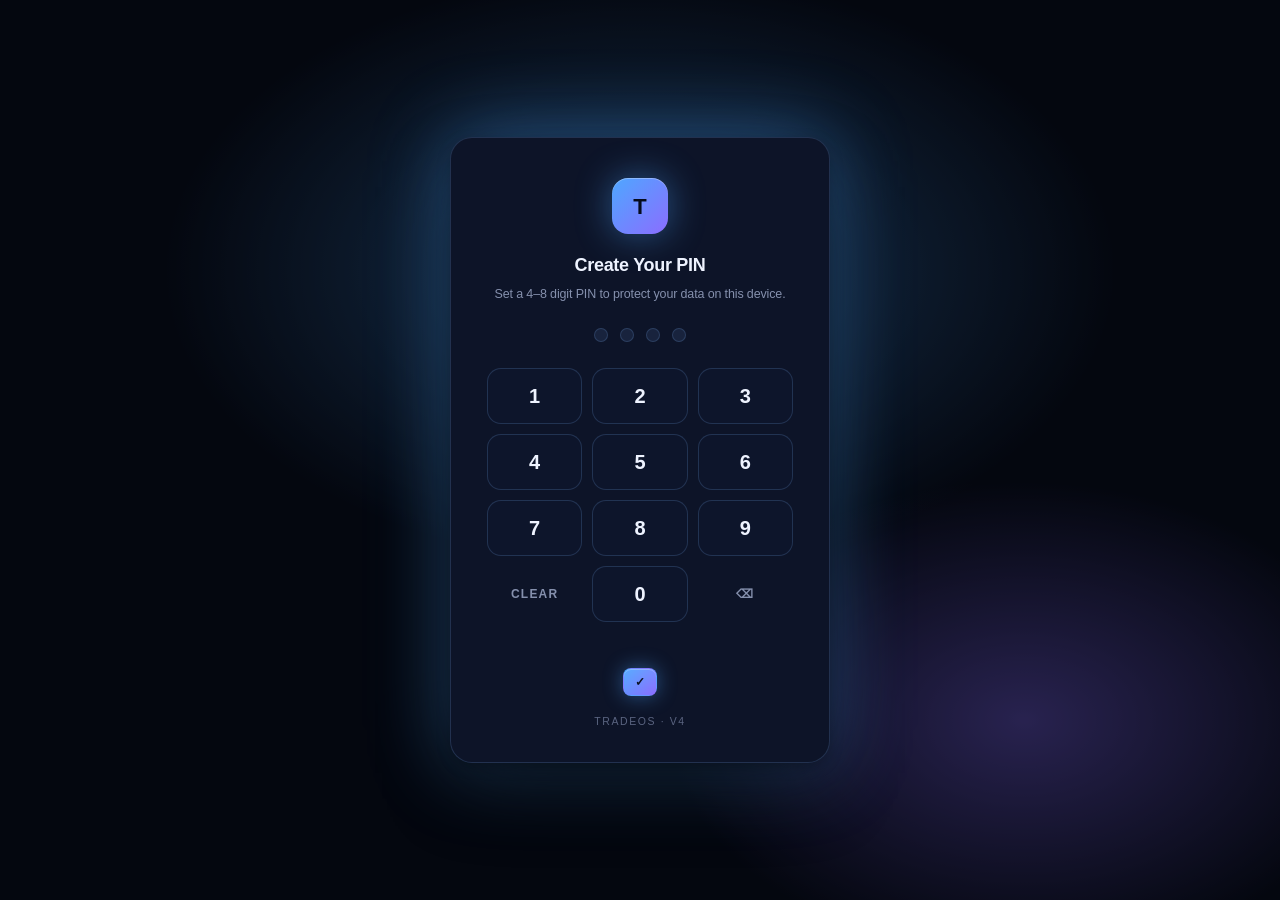
<file: index.html>
<!DOCTYPE html>
<html lang="en" data-theme="dark">
<head>
  <meta charset="UTF-8" />
  <meta name="viewport" content="width=device-width, initial-scale=1.0, viewport-fit=cover"/>
  <meta name="color-scheme" content="dark light"/>
  <title>TradeOS · v4.0</title>

  <!-- Tokens first (themes.css defines :root), then base/components -->
  <link rel="stylesheet" href="css/themes.css"/>
  <link rel="stylesheet" href="css/main.css"/>
</head>
<body>

  <!-- ============================================================
       LOCK SCREEN — visible on load; hidden once auth resolves
       ============================================================ -->
  <div class="lock-wrap show" id="lock" role="dialog" aria-modal="true">
    <div class="lock-card">
      <div class="lock-logo">T</div>
      <div class="lock-title" id="lockTitle">…</div>
      <div class="lock-sub"   id="lockSub">…</div>
      <div class="lock-dots"  id="lockDots"></div>
      <div class="lock-pad"   id="lockPad"></div>
      <div class="lock-msg"   id="lockMsg"></div>
      <div class="hstack" style="justify-content:center; margin-top:14px; gap:10px;">
        <button class="btn primary sm" id="lockSubmit" aria-label="Submit">→</button>
        <button class="btn ghost sm"   id="lockForget" style="display:none">…</button>
      </div>
      <div class="lock-foot" id="lockBrand">TradeOS · v4</div>
    </div>
  </div>

  <!-- ============================================================
       MOBILE OVERLAY
       ============================================================ -->
  <button class="mobile-toggle" id="mobileToggle" aria-label="Menu">
    <svg width="18" height="18" viewBox="0 0 24 24" fill="none" stroke="currentColor" stroke-width="2.5"><path d="M3 6h18M3 12h18M3 18h18"/></svg>
  </button>
  <div class="mobile-backdrop" id="mobileBackdrop"></div>

  <!-- ============================================================
       APP SHELL — hidden until auth unlocks
       ============================================================ -->
  <div class="app" id="app" hidden>
    <aside class="sidebar" id="sidebar"></aside>
    <main class="main">
      <header class="topbar" id="topbar"></header>
      <div id="stage"></div>
    </main>
  </div>

  <!-- Toast host (auto-created by toast.js if missing — also pre-declared here) -->
  <div class="toasts" id="toasts" aria-live="polite"></div>

  <!-- Single ES-module entry. Resolves the rest of the graph. -->
  <script type="module" src="js/app.js"></script>

  <!-- Mobile sidebar wiring (small, no need to module-load) -->
  <script>
    (function() {
      const tog = document.getElementById('mobileToggle');
      const bd  = document.getElementById('mobileBackdrop');
      const app = document.getElementById('app');
      const close = () => app.classList.remove('mobile-open');
      tog.addEventListener('click', () => app.classList.toggle('mobile-open'));
      bd.addEventListener('click', close);
      // Close drawer when a nav link is clicked.
      document.addEventListener('click', (e) => {
        if (e.target.closest('.nav-item') && app.classList.contains('mobile-open')) close();
      });
    })();
  </script>
</body>
</html>
</file>
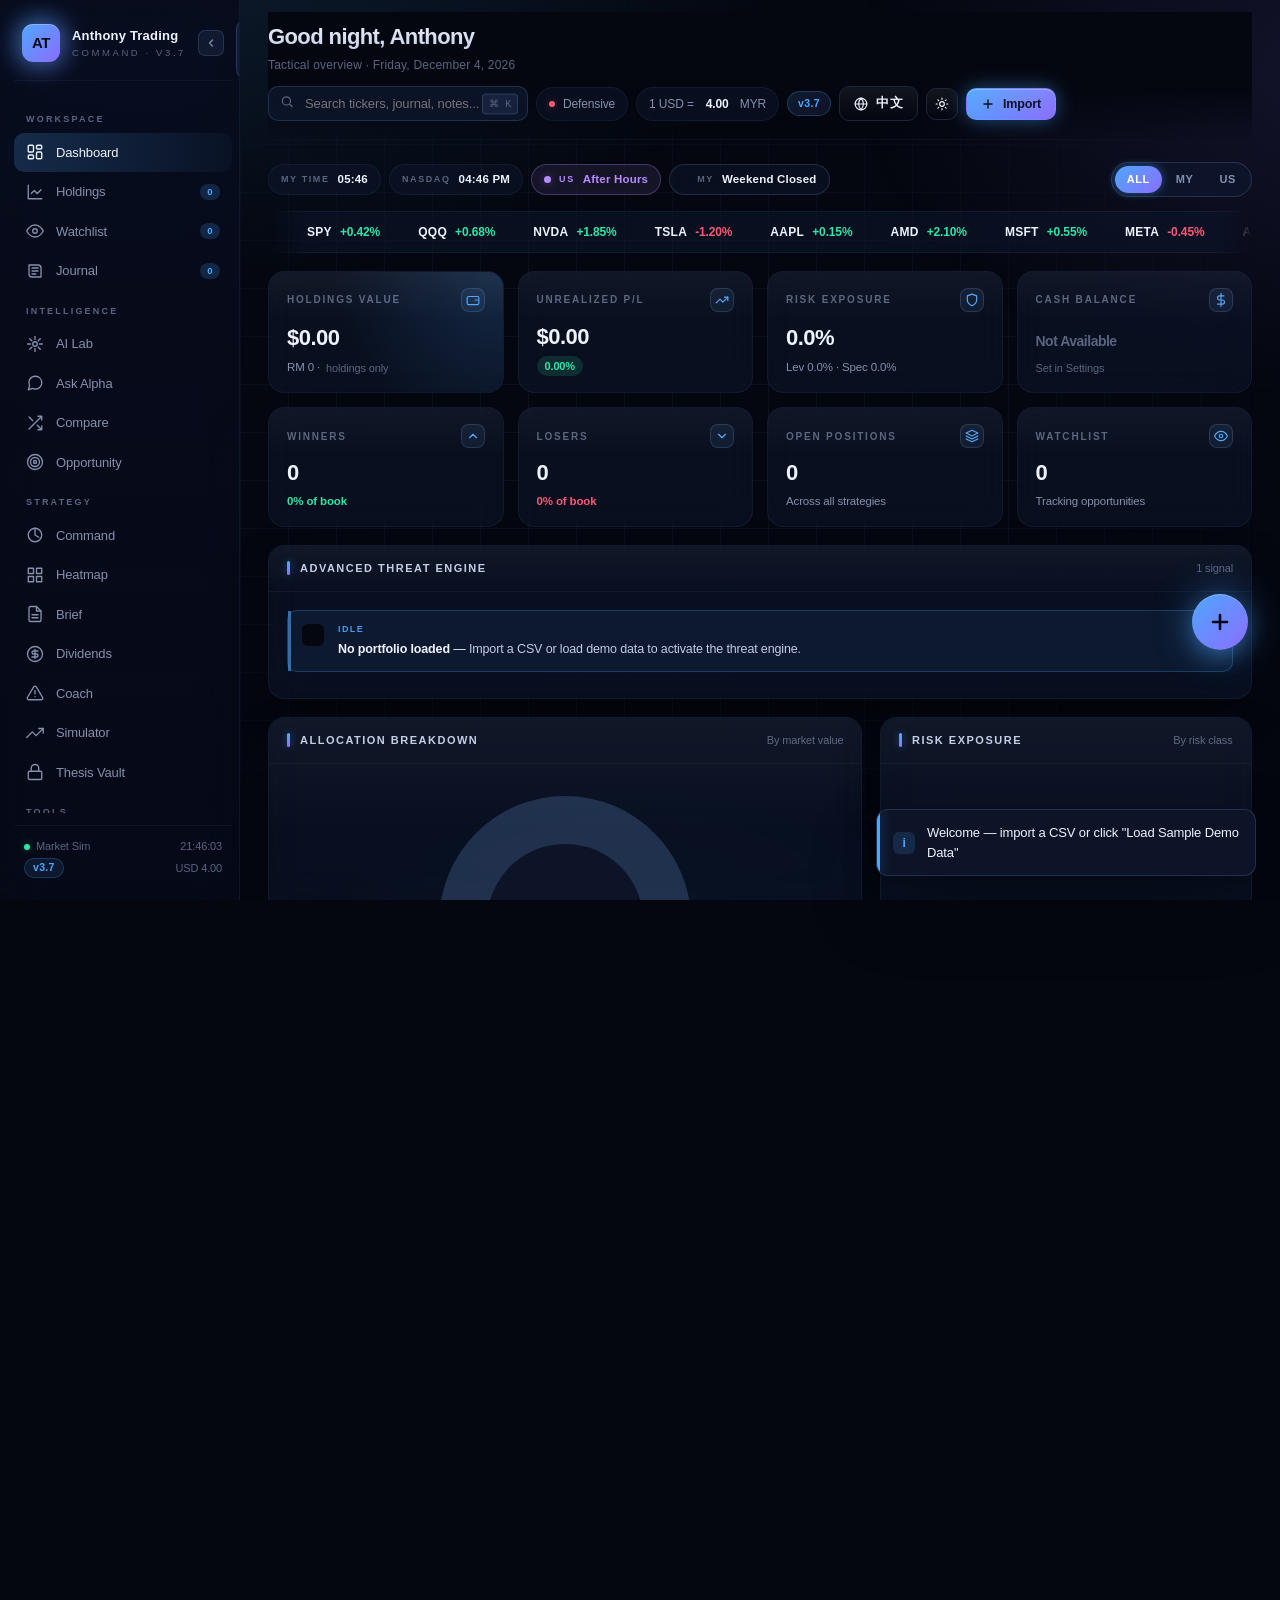
<file: legacy/v3.7.html>
<!DOCTYPE html>
<html lang="en">
<head>
<meta charset="UTF-8" />
<meta name="viewport" content="width=device-width, initial-scale=1.0, viewport-fit=cover"/>
<title>Anthony Trading Command Center · v3.7</title>
<style>
/* ============================================================
   ANTHONY TRADING COMMAND CENTER — v3
   Premium single-file fintech dashboard
   ============================================================ */

:root {
  --bg-0: #04070f;
  --bg-1: #070b18;
  --bg-2: #0a1126;
  --panel-bg: rgba(14, 22, 44, 0.55);
  --panel-bg-strong: rgba(14, 22, 44, 0.82);
  --panel-solid: #0d1428;
  --panel-border: rgba(130, 180, 255, 0.08);
  --panel-border-strong: rgba(130, 180, 255, 0.18);
  --hairline: rgba(130, 180, 255, 0.06);

  --text: #eef3ff;
  --text-2: #c2cde6;
  --text-dim: #8590ad;
  --text-mute: #5a6party681;
  --text-mute: #5a6480;

  --accent: #4ea7ff;
  --accent-2: #8b6dff;
  --accent-3: #5fffe1;
  --accent-glow: rgba(78, 167, 255, 0.45);
  --accent-glow-2: rgba(139, 109, 255, 0.45);

  --green: #2ee6a8;
  --green-soft: rgba(46, 230, 168, 0.14);
  --green-glow: rgba(46, 230, 168, 0.40);
  --red: #ff5876;
  --red-soft: rgba(255, 88, 118, 0.14);
  --red-glow: rgba(255, 88, 118, 0.40);
  --amber: #ffb547;
  --amber-soft: rgba(255, 181, 71, 0.14);
  --amber-glow: rgba(255, 181, 71, 0.40);
  --purple: #b58bff;
  --cyan: #5fffe1;

  --shadow-xl: 0 30px 80px -20px rgba(0,0,0,0.7), 0 4px 16px -4px rgba(0,0,0,0.4);
  --shadow-lg: 0 14px 40px -12px rgba(0,0,0,0.55);
  --shadow-md: 0 6px 20px -8px rgba(0,0,0,0.4);
  --shadow-glow: 0 0 60px -10px var(--accent-glow);

  --radius: 16px;
  --radius-md: 12px;
  --radius-sm: 8px;
  --radius-xs: 6px;

  --ease-out: cubic-bezier(0.16, 1, 0.3, 1);
  --ease-spring: cubic-bezier(0.34, 1.56, 0.64, 1);
  --ease-in-out: cubic-bezier(0.65, 0, 0.35, 1);

  --tx: 240ms var(--ease-out);
  --tx-fast: 140ms var(--ease-out);
  --tx-slow: 480ms var(--ease-out);

  --sidebar-w: 240px;
  --sidebar-w-collapsed: 68px;
}

[data-theme="light"] {
  --bg-0: #eef2fa;
  --bg-1: #f6f8fd;
  --bg-2: #ffffff;
  --panel-bg: rgba(255,255,255,0.82);
  --panel-bg-strong: rgba(255,255,255,0.95);
  --panel-solid: #ffffff;
  --panel-border: rgba(20,40,80,0.10);
  --panel-border-strong: rgba(20,40,80,0.22);
  --hairline: rgba(20,40,80,0.08);
  --text: #0c1530;
  --text-2: #2a3a5c;
  --text-dim: #4a5a78;
  --text-mute: #6f7d99;
  --accent: #1f86ff;
  --accent-2: #6b4eff;
  --accent-3: #00b8a3;
  --accent-glow: rgba(31,134,255,0.30);
  --accent-glow-2: rgba(107,78,255,0.30);
  --green: #00a86b;
  --green-soft: rgba(0,168,107,0.12);
  --green-glow: rgba(0,168,107,0.35);
  --red: #e84563;
  --red-soft: rgba(232,69,99,0.12);
  --red-glow: rgba(232,69,99,0.35);
  --amber: #e89a1f;
  --amber-soft: rgba(232,154,31,0.12);
  --amber-glow: rgba(232,154,31,0.35);
  --purple: #8a5fe6;
  --cyan: #00b8a3;
  --shadow-xl: 0 20px 60px -20px rgba(20,40,80,0.22);
  --shadow-lg: 0 10px 28px -10px rgba(20,40,80,0.16);
  --shadow-md: 0 4px 14px -6px rgba(20,40,80,0.14);
  --shadow-glow: 0 0 40px -10px rgba(31,134,255,0.18);
}
[data-theme="light"] body::before {
  background:
    radial-gradient(1200px 700px at 12% -10%, rgba(31,134,255,0.10), transparent 55%),
    radial-gradient(900px 600px at 105% 8%, rgba(107,78,255,0.08), transparent 55%),
    radial-gradient(700px 500px at 50% 115%, rgba(0,184,163,0.05), transparent 55%);
}
[data-theme="light"] .btn.primary { color: #ffffff; }
[data-theme="light"] .fab { color: #ffffff; }
[data-theme="light"] ::-webkit-scrollbar-thumb { background: rgba(20,40,80,0.18); background-clip: padding-box; }
[data-theme="light"] ::-webkit-scrollbar-thumb:hover { background: rgba(20,40,80,0.30); background-clip: padding-box; }
[data-theme="light"] .sidebar {
  background: linear-gradient(180deg, rgba(255,255,255,0.92), rgba(248,250,255,0.78));
}
[data-theme="light"] thead th { background: rgba(255,255,255,0.92); }
[data-theme="light"] .topbar { background: linear-gradient(180deg, var(--bg-0) 60%, transparent); }
[data-theme="light"] .modal { box-shadow: var(--shadow-xl), 0 0 50px rgba(31,134,255,0.15); }
[data-theme="light"] .toast { background: #ffffff; }
[data-theme="light"] .brand-logo { color: #ffffff; }
[data-theme="light"] .heatmap .tile { color: #ffffff; text-shadow: 0 1px 3px rgba(0,0,0,0.45); }

* { box-sizing: border-box; margin: 0; padding: 0; }
html, body { height: 100%; }

body {
  font-family: -apple-system, BlinkMacSystemFont, "SF Pro Display", "Inter", "Segoe UI", Roboto, sans-serif;
  background: var(--bg-0);
  color: var(--text);
  font-size: 14px;
  line-height: 1.5;
  -webkit-font-smoothing: antialiased;
  text-rendering: optimizeLegibility;
  letter-spacing: -0.01em;
  overflow-x: hidden;
  position: relative;
  min-height: 100vh;
}

/* Animated ambient background */
body::before {
  content: "";
  position: fixed; inset: 0; z-index: -2;
  background:
    radial-gradient(1200px 700px at 12% -10%, rgba(78,167,255,0.14), transparent 55%),
    radial-gradient(900px 600px at 105% 8%, rgba(139,109,255,0.12), transparent 55%),
    radial-gradient(700px 500px at 50% 115%, rgba(95,255,225,0.07), transparent 55%);
  animation: ambient 28s ease-in-out infinite;
  pointer-events: none;
}
@keyframes ambient {
  0%,100% { transform: scale(1) translate(0,0); }
  50% { transform: scale(1.05) translate(-1%, -1%); }
}
body::after {
  content: "";
  position: fixed; inset: 0; z-index: -1;
  background-image:
    linear-gradient(var(--hairline) 1px, transparent 1px),
    linear-gradient(90deg, var(--hairline) 1px, transparent 1px);
  background-size: 48px 48px;
  mask-image: radial-gradient(ellipse at center, black 30%, transparent 82%);
  -webkit-mask-image: radial-gradient(ellipse at center, black 30%, transparent 82%);
  pointer-events: none;
}

/* ===== Scrollbar ===== */
::-webkit-scrollbar { width: 10px; height: 10px; }
::-webkit-scrollbar-track { background: transparent; }
::-webkit-scrollbar-thumb { background: rgba(130,180,255,0.14); border-radius: 10px; border: 2px solid transparent; background-clip: padding-box; }
::-webkit-scrollbar-thumb:hover { background: rgba(130,180,255,0.28); background-clip: padding-box; border: 2px solid transparent; }

/* ===== Text selection ===== */
::selection { background: rgba(78,167,255,0.35); color: #fff; }

/* ============================================================
   LAYOUT
   ============================================================ */
.app {
  display: grid;
  grid-template-columns: var(--sidebar-w) 1fr;
  min-height: 100vh;
  transition: grid-template-columns var(--tx);
}
.app.collapsed { grid-template-columns: var(--sidebar-w-collapsed) 1fr; }

/* ============================================================
   SIDEBAR
   ============================================================ */
.sidebar {
  background: linear-gradient(180deg, rgba(8,12,28,0.88), rgba(8,12,28,0.55));
  backdrop-filter: blur(24px) saturate(150%);
  -webkit-backdrop-filter: blur(24px) saturate(150%);
  border-right: 1px solid var(--panel-border);
  padding: 18px 14px;
  position: sticky; top: 0;
  height: 100vh;
  display: flex;
  flex-direction: column;
  gap: 4px;
  z-index: 30;
  overflow-y: auto;
  overflow-x: hidden;
  overscroll-behavior: contain;
}
.sidebar::-webkit-scrollbar { width: 6px; }
.sidebar::-webkit-scrollbar-thumb { background: rgba(130,180,255,0.10); }
.sidebar:hover::-webkit-scrollbar-thumb { background: rgba(130,180,255,0.20); }
.brand {
  display: flex; align-items: center; gap: 12px;
  padding: 6px 8px 18px;
  border-bottom: 1px solid var(--hairline);
  margin-bottom: 14px;
  min-height: 60px;
}
.brand-logo {
  width: 38px; height: 38px;
  border-radius: 11px;
  background: linear-gradient(135deg, var(--accent) 0%, var(--accent-2) 100%);
  box-shadow: 0 0 24px var(--accent-glow), inset 0 1px 0 rgba(255,255,255,0.25);
  display: grid; place-items: center;
  font-weight: 800; font-size: 15px;
  color: #050b1c;
  letter-spacing: -0.5px;
  position: relative;
  flex-shrink: 0;
  transition: transform var(--tx-fast);
}
.brand-logo:hover { transform: rotate(-3deg) scale(1.05); }
.brand-logo::after {
  content: ""; position: absolute; inset: -3px;
  border-radius: 14px;
  background: linear-gradient(135deg, var(--accent), var(--accent-2));
  filter: blur(14px); opacity: 0.45; z-index: -1;
}
.brand-text { display: flex; flex-direction: column; min-width: 0; opacity: 1; transition: opacity var(--tx-fast); }
.brand-title { font-size: 13px; font-weight: 700; letter-spacing: 0.2px; white-space: nowrap; }
.brand-sub { font-size: 9.5px; color: var(--text-mute); letter-spacing: 2.6px; text-transform: uppercase; white-space: nowrap; }
.app.collapsed .brand-text { opacity: 0; pointer-events: none; display: none; }
.app.collapsed .brand {
  flex-direction: column;
  gap: 8px;
  padding: 6px 0 14px;
  min-height: 0;
}
.app.collapsed .collapse-btn { margin: 0; }
.app.collapsed .collapse-btn svg { transform: rotate(180deg); transition: transform var(--tx-fast); }

.collapse-btn {
  margin-left: auto;
  width: 26px; height: 26px;
  border-radius: 7px;
  background: rgba(130,180,255,0.08);
  border: 1px solid var(--panel-border-strong);
  display: grid; place-items: center;
  cursor: pointer; color: var(--text-dim);
  transition: var(--tx-fast);
  font-size: 11px;
  flex-shrink: 0;
}
.collapse-btn:hover { background: rgba(130,180,255,0.16); color: var(--text); }
.app.collapsed .collapse-btn { margin-left: 0; }

.nav-section {
  font-size: 9px; font-weight: 600; letter-spacing: 2.2px;
  color: var(--text-mute); text-transform: uppercase;
  padding: 14px 12px 6px;
  opacity: 1; transition: opacity var(--tx-fast);
}
.app.collapsed .nav-section { opacity: 0; height: 8px; padding: 4px 0; overflow: hidden; }

.nav-item {
  display: flex; align-items: center; gap: 12px;
  padding: 10px 12px;
  border-radius: 10px;
  color: var(--text-dim);
  cursor: pointer;
  transition: all var(--tx-fast);
  font-size: 13px; font-weight: 500;
  position: relative;
  user-select: none;
  white-space: nowrap;
}
.nav-item:hover { background: rgba(130,180,255,0.06); color: var(--text); transform: translateX(2px); }
.nav-item.active {
  background: linear-gradient(90deg, rgba(78,167,255,0.20), rgba(78,167,255,0.04));
  color: var(--text);
}
.nav-item.active::before {
  content: ""; position: absolute; left: -14px; top: 50%; transform: translateY(-50%);
  width: 3px; height: 22px; border-radius: 2px;
  background: linear-gradient(180deg, var(--accent), var(--accent-2));
  box-shadow: 0 0 10px var(--accent-glow);
}
.nav-ico { width: 18px; height: 18px; flex-shrink: 0; }
.nav-item span:not(.nav-ico):not(.badge-mini) { opacity: 1; transition: opacity var(--tx-fast); }
.app.collapsed .nav-item span:not(.nav-ico):not(.badge-mini) { opacity: 0; pointer-events: none; }
.app.collapsed .nav-item { justify-content: center; padding: 11px 8px; }
.app.collapsed .nav-item .badge-mini { display: none; }

.badge-mini {
  margin-left: auto;
  font-size: 9.5px;
  background: rgba(78,167,255,0.18);
  color: var(--accent);
  padding: 1px 7px;
  border-radius: 8px;
  font-weight: 700;
  letter-spacing: 0.4px;
}

.sidebar-spacer { flex: 1; }
.sidebar-footer {
  border-top: 1px solid var(--hairline);
  padding: 12px 10px 4px;
  font-size: 11px;
  color: var(--text-mute);
  display: flex; flex-direction: column; gap: 4px;
  opacity: 1; transition: opacity var(--tx-fast);
}
.app.collapsed .sidebar-footer { opacity: 0; pointer-events: none; }
.sidebar-footer .row { display: flex; justify-content: space-between; align-items: center; }

/* ============================================================
   MAIN
   ============================================================ */
.main {
  min-width: 0;
  padding: 20px 28px 100px;
  position: relative;
}

/* ===== Top bar ===== */
.topbar {
  display: flex; justify-content: space-between; align-items: center;
  padding-bottom: 18px;
  margin-bottom: 22px;
  border-bottom: 1px solid var(--hairline);
  gap: 16px;
  flex-wrap: wrap;
  position: sticky;
  top: 0;
  z-index: 20;
  backdrop-filter: blur(20px);
  -webkit-backdrop-filter: blur(20px);
  background: linear-gradient(180deg, var(--bg-0) 60%, transparent);
  padding-top: 8px;
  margin-top: -8px;
}
.topbar-left h1 {
  font-size: 22px; font-weight: 700; letter-spacing: -0.6px;
  background: linear-gradient(180deg, var(--text), var(--text-2));
  -webkit-background-clip: text; background-clip: text; -webkit-text-fill-color: transparent;
}
.topbar-left .subtitle { font-size: 12px; color: var(--text-mute); margin-top: 3px; letter-spacing: 0.2px; }
.topbar-right { display: flex; align-items: center; gap: 10px; flex-wrap: wrap; }

/* Global search */
.global-search {
  position: relative;
  display: flex; align-items: center;
}
.global-search input {
  background: var(--panel-bg-strong);
  border: 1px solid var(--panel-border-strong);
  color: var(--text);
  padding: 9px 14px 9px 36px;
  border-radius: 10px;
  font-size: 13px;
  width: 260px;
  outline: none;
  transition: var(--tx-fast);
}
.global-search input:focus {
  width: 320px;
  border-color: var(--accent);
  box-shadow: 0 0 0 4px rgba(78,167,255,0.12);
}
.global-search .icon {
  position: absolute; left: 12px; top: 50%; transform: translateY(-50%);
  color: var(--text-mute);
  pointer-events: none;
}
.global-search .kbd {
  position: absolute; right: 10px; top: 50%; transform: translateY(-50%);
  display: inline-block;
  padding: 2px 6px;
  background: rgba(130,180,255,0.10);
  border: 1px solid var(--panel-border-strong);
  border-radius: 4px;
  font-size: 10px;
  font-family: -apple-system, monospace;
  color: var(--text-mute);
  pointer-events: none;
}
.search-results {
  position: absolute;
  top: calc(100% + 8px); left: 0; right: 0;
  background: var(--panel-solid);
  border: 1px solid var(--panel-border-strong);
  border-radius: 12px;
  box-shadow: var(--shadow-xl);
  max-height: 360px; overflow-y: auto;
  z-index: 100;
  display: none;
  animation: pop-in 200ms var(--ease-out);
}
.search-results.show { display: block; }
.search-results .sr-item {
  padding: 10px 14px;
  border-bottom: 1px solid var(--hairline);
  cursor: pointer;
  transition: var(--tx-fast);
  display: flex; justify-content: space-between; align-items: center;
  gap: 12px;
}
.search-results .sr-item:hover { background: rgba(130,180,255,0.06); }
.search-results .sr-item:last-child { border-bottom: none; }
.search-results .sr-type { font-size: 10px; letter-spacing: 1.2px; text-transform: uppercase; color: var(--text-mute); }

@keyframes pop-in { from { opacity: 0; transform: translateY(-6px) scale(0.98); } to { opacity: 1; transform: translateY(0) scale(1); } }

/* Pills */
.pill {
  display: inline-flex; align-items: center; gap: 8px;
  padding: 7px 12px;
  background: var(--panel-bg);
  border: 1px solid var(--panel-border);
  border-radius: 999px;
  font-size: 12px;
  color: var(--text-dim);
  backdrop-filter: blur(10px);
  transition: var(--tx-fast);
}
.pill .dot { width: 6px; height: 6px; border-radius: 50%; background: var(--green); box-shadow: 0 0 8px var(--green-glow); }
.pill.warn .dot { background: var(--amber); box-shadow: 0 0 8px var(--amber-glow); }
.pill.crit .dot { background: var(--red); box-shadow: 0 0 8px var(--red-glow); animation: pulse 1.6s infinite; }
@keyframes pulse { 0%,100% { opacity: 1; transform: scale(1); } 50% { opacity: 0.55; transform: scale(0.85); } }

/* Buttons */
.btn {
  padding: 8px 14px;
  background: var(--panel-bg-strong);
  border: 1px solid var(--panel-border-strong);
  border-radius: 10px;
  color: var(--text);
  font-size: 12.5px; font-weight: 600;
  cursor: pointer;
  transition: all var(--tx-fast);
  display: inline-flex; align-items: center; gap: 8px;
  letter-spacing: -0.01em;
  user-select: none;
  position: relative;
  overflow: hidden;
}
.btn::before {
  content: ""; position: absolute; inset: 0;
  background: linear-gradient(180deg, rgba(255,255,255,0.06), transparent);
  pointer-events: none;
}
.btn:hover { transform: translateY(-1px); border-color: rgba(130,180,255,0.32); box-shadow: var(--shadow-md); }
.btn:active { transform: translateY(0); transition: 60ms; }
.btn.primary {
  background: linear-gradient(135deg, var(--accent) 0%, var(--accent-2) 100%);
  color: #050b1c;
  border-color: transparent;
  box-shadow: 0 0 20px var(--accent-glow), inset 0 1px 0 rgba(255,255,255,0.25);
}
.btn.primary:hover { box-shadow: 0 0 32px var(--accent-glow), inset 0 1px 0 rgba(255,255,255,0.3); transform: translateY(-2px); }
.btn.ghost { background: transparent; }
.btn.danger { color: var(--red); border-color: rgba(255,88,118,0.30); }
.btn.danger:hover { background: rgba(255,88,118,0.10); }
.btn.sm { padding: 6px 11px; font-size: 11.5px; border-radius: 8px; }
.btn.icon-only { padding: 8px; }

/* ============================================================
   PANELS
   ============================================================ */
.panel {
  background: var(--panel-bg);
  border: 1px solid var(--panel-border);
  border-radius: var(--radius);
  backdrop-filter: blur(20px) saturate(140%);
  -webkit-backdrop-filter: blur(20px) saturate(140%);
  box-shadow: var(--shadow-lg);
  position: relative;
  overflow: hidden;
  transition: transform var(--tx), border-color var(--tx-fast);
}
.panel::before {
  content: "";
  position: absolute; inset: 0;
  background: linear-gradient(180deg, rgba(255,255,255,0.04), transparent 30%);
  pointer-events: none;
  border-radius: inherit;
}
.panel:hover { border-color: var(--panel-border-strong); }
.panel-head {
  padding: 16px 20px 14px;
  display: flex; justify-content: space-between; align-items: center;
  border-bottom: 1px solid var(--hairline);
  gap: 12px;
  flex-wrap: wrap;
}
.panel-head h3 {
  font-size: 11.5px;
  font-weight: 700;
  letter-spacing: 1.6px;
  text-transform: uppercase;
  color: var(--text-2);
  display: flex; align-items: center; gap: 10px;
}
.panel-head h3::before {
  content: ""; width: 3px; height: 14px; border-radius: 2px;
  background: linear-gradient(180deg, var(--accent), var(--accent-2));
  box-shadow: 0 0 10px var(--accent-glow);
}
.panel-body { padding: 20px; }

/* ============================================================
   STATS GRID
   ============================================================ */
.stats {
  display: grid;
  grid-template-columns: repeat(4, minmax(0, 1fr));
  gap: 14px;
  margin-bottom: 18px;
}
.stat {
  background: var(--panel-bg);
  border: 1px solid var(--panel-border);
  border-radius: var(--radius);
  padding: 18px 20px;
  position: relative;
  overflow: hidden;
  backdrop-filter: blur(16px);
  transition: all var(--tx);
  cursor: default;
}
.stat::before {
  content: "";
  position: absolute; inset: 0;
  background: linear-gradient(180deg, rgba(255,255,255,0.035), transparent 40%);
  pointer-events: none;
}
.stat:hover {
  transform: translateY(-3px);
  border-color: var(--panel-border-strong);
  box-shadow: var(--shadow-lg);
}
.stat .label {
  font-size: 10px; letter-spacing: 1.8px; text-transform: uppercase;
  color: var(--text-mute); font-weight: 600;
  display: flex; align-items: center; justify-content: space-between;
}
.stat .value {
  font-size: 24px; font-weight: 700; margin-top: 10px;
  font-variant-numeric: tabular-nums;
  letter-spacing: -0.6px;
  line-height: 1.1;
}
.stat .sub {
  font-size: 11.5px; color: var(--text-dim); margin-top: 6px;
  font-variant-numeric: tabular-nums;
  display: flex; align-items: center; gap: 6px;
}
.stat.accent::before {
  background:
    linear-gradient(180deg, rgba(255,255,255,0.045), transparent 40%),
    radial-gradient(circle at top right, rgba(78,167,255,0.18), transparent 65%);
}
.stat .spark {
  position: absolute;
  right: 14px; bottom: 14px;
  width: 70px; height: 28px;
  opacity: 0.7;
}
.delta { display: inline-flex; align-items: center; gap: 3px; font-weight: 700; }
.delta.pos { color: var(--green); }
.delta.neg { color: var(--red); }
.delta-pill {
  display: inline-flex; align-items: center; gap: 3px;
  padding: 2px 8px;
  border-radius: 99px;
  font-size: 11px; font-weight: 700;
}
.delta-pill.pos { background: var(--green-soft); color: var(--green); }
.delta-pill.neg { background: var(--red-soft); color: var(--red); }

.stat-icon {
  width: 28px; height: 28px;
  border-radius: 8px;
  background: rgba(130,180,255,0.08);
  border: 1px solid var(--panel-border-strong);
  display: grid; place-items: center;
  color: var(--accent);
}

/* ============================================================
   GRID LAYOUTS
   ============================================================ */
.grid-2 { display: grid; grid-template-columns: 1.6fr 1fr; gap: 18px; margin-bottom: 18px; }
.grid-2-eq { display: grid; grid-template-columns: 1fr 1fr; gap: 18px; margin-bottom: 18px; }
.grid-3 { display: grid; grid-template-columns: 1fr 1fr 1fr; gap: 18px; margin-bottom: 18px; }

@media (max-width: 1200px) {
  .stats { grid-template-columns: repeat(2, 1fr); }
  .grid-2, .grid-2-eq, .grid-3 { grid-template-columns: 1fr; }
  .global-search input { width: 200px; }
  .global-search input:focus { width: 240px; }
}
@media (max-width: 820px) {
  .app { grid-template-columns: var(--sidebar-w-collapsed) 1fr; }
  .sidebar .brand-text,
  .sidebar .nav-item span:not(.nav-ico):not(.badge-mini),
  .sidebar .nav-section,
  .sidebar-footer { display: none; }
  .nav-item { justify-content: center; padding: 12px 8px; }
  .main { padding: 14px 14px 110px; }
  .stats { grid-template-columns: 1fr 1fr; gap: 10px; }
  .stat { padding: 14px; }
  .stat .value { font-size: 20px; }
  .topbar { padding-bottom: 14px; margin-bottom: 16px; gap: 10px; }
  .topbar-left h1 { font-size: 18px; }
  .global-search input { width: 100%; }
  .global-search input:focus { width: 100%; }
  .global-search { flex: 1; }
  .panel-body { padding: 14px; }
  .panel-head { padding: 12px 14px; }
  /* Mobile: keep collapse button visible & make it the drawer toggle */
  .collapse-btn { display: grid !important; place-items: center; }
  /* When user expands sidebar on mobile, render as fixed drawer */
  .app:not(.collapsed) .sidebar {
    position: fixed; top: 0; left: 0;
    width: 260px; height: 100vh;
    z-index: 90;
    box-shadow: 0 10px 40px rgba(0,0,0,0.45);
  }
  .app:not(.collapsed) .sidebar .brand-text,
  .app:not(.collapsed) .sidebar .nav-item span:not(.nav-ico):not(.badge-mini),
  .app:not(.collapsed) .sidebar .nav-section,
  .app:not(.collapsed) .sidebar-footer { display: revert; }
  .app:not(.collapsed) .sidebar .brand-text { display: flex; }
  .app:not(.collapsed) .nav-item { justify-content: flex-start; padding: 10px 12px; }
  .app:not(.collapsed) .sidebar .profile-chip .info { display: block; opacity: 1; }
  .app:not(.collapsed) ~ .mobile-backdrop,
  .app:not(.collapsed) .sidebar + .mobile-backdrop { display: block; }
  .mobile-backdrop {
    display: none;
    position: fixed; inset: 0;
    background: rgba(2,4,12,0.55);
    -webkit-backdrop-filter: blur(4px);
    backdrop-filter: blur(4px);
    z-index: 85;
    animation: bgIn 200ms ease;
  }
  .mobile-backdrop.show { display: block; }
}
@media (max-width: 480px) {
  .stats { grid-template-columns: 1fr 1fr; }
  .topbar-right .btn span { display: none; }
  .topbar-right .btn { padding: 8px; }
}

/* ============================================================
   TABLE
   ============================================================ */
.table-wrap { overflow-x: auto; -webkit-overflow-scrolling: touch; }
table {
  width: 100%;
  border-collapse: collapse;
  font-size: 12.5px;
  font-variant-numeric: tabular-nums;
}
thead th {
  text-align: left;
  font-weight: 600;
  font-size: 10px;
  letter-spacing: 1.4px;
  text-transform: uppercase;
  color: var(--text-mute);
  padding: 11px 14px;
  border-bottom: 1px solid var(--hairline);
  position: sticky; top: 0;
  background: var(--panel-bg-strong);
  backdrop-filter: blur(10px);
  white-space: nowrap;
  cursor: pointer;
  user-select: none;
  transition: var(--tx-fast);
}
thead th:hover { color: var(--text); background: rgba(130,180,255,0.06); }
thead th .sort-ind {
  margin-left: 4px;
  opacity: 0.4;
  font-size: 9px;
  transition: var(--tx-fast);
}
thead th.sorted .sort-ind { opacity: 1; color: var(--accent); }
tbody td {
  padding: 12px 14px;
  border-bottom: 1px solid var(--hairline);
  white-space: nowrap;
}
tbody tr {
  transition: background var(--tx-fast);
  cursor: pointer;
}
tbody tr:hover { background: rgba(130,180,255,0.06); }
tbody tr:last-child td { border-bottom: none; }

.sym {
  font-weight: 700;
  letter-spacing: 0.3px;
  font-size: 13px;
  display: inline-flex; align-items: center; gap: 10px;
}
.sym-ico {
  width: 28px; height: 28px;
  border-radius: 8px;
  display: grid; place-items: center;
  font-size: 10px; font-weight: 800;
  border: 1px solid var(--panel-border-strong);
  color: var(--text);
  background: linear-gradient(135deg, rgba(78,167,255,0.18), rgba(139,109,255,0.18));
  letter-spacing: -0.3px;
  flex-shrink: 0;
}
.sym-ico img {
  display: block;
  border-radius: inherit;
}
[data-theme="light"] .sym-ico img { background: #ffffff; }
[data-theme="dark"] .sym-ico img { background: #f5f7fc; }
/* Two-line symbol cell (symbol + company name) */
.sym-cell { display: inline-flex; align-items: center; gap: 10px; min-width: 0; }
.sym-cell .sym-meta { display: flex; flex-direction: column; min-width: 0; line-height: 1.15; }
.sym-cell .sym-meta .sm-sym { font-weight: 700; font-size: 13px; letter-spacing: 0.3px; }
.sym-cell .sym-meta .sm-name {
  font-size: 10.5px; color: var(--text-mute); font-weight: 500;
  white-space: nowrap; overflow: hidden; text-overflow: ellipsis;
  max-width: 180px;
}
.pos { color: var(--green); }
.neg { color: var(--red); }

/* ============================================================
   BADGES
   ============================================================ */
.badge {
  display: inline-block;
  padding: 3px 10px;
  border-radius: 99px;
  font-size: 9.5px;
  font-weight: 800;
  letter-spacing: 1px;
  text-transform: uppercase;
  border: 1px solid transparent;
  white-space: nowrap;
}
.badge-LEVERAGED { background: var(--red-soft); color: var(--red); border-color: rgba(255,88,118,0.30); }
.badge-SPECULATIVE { background: var(--amber-soft); color: var(--amber); border-color: rgba(255,181,71,0.30); }
.badge-CORE { background: var(--green-soft); color: var(--green); border-color: rgba(46,230,168,0.30); }
.badge-MOMENTUM { background: rgba(181,139,255,0.14); color: var(--purple); border-color: rgba(181,139,255,0.30); }
.badge-TACTICAL { background: rgba(78,167,255,0.14); color: var(--accent); border-color: rgba(78,167,255,0.30); }

.badge-HEALTHY { background: var(--green-soft); color: var(--green); border-color: rgba(46,230,168,0.30); }
.badge-WEAK { background: var(--amber-soft); color: var(--amber); border-color: rgba(255,181,71,0.30); }
.badge-WATCH { background: rgba(78,167,255,0.14); color: var(--accent); border-color: rgba(78,167,255,0.30); }
.badge-DEAD { background: var(--red-soft); color: var(--red); border-color: rgba(255,88,118,0.30); }

.badge-HOLD { background: rgba(130,180,255,0.06); color: var(--text-dim); border-color: var(--panel-border-strong); }
.badge-ADD { background: var(--green-soft); color: var(--green); border-color: rgba(46,230,168,0.30); }
.badge-TRIM { background: var(--amber-soft); color: var(--amber); border-color: rgba(255,181,71,0.30); }
.badge-EXIT { background: var(--red-soft); color: var(--red); border-color: rgba(255,88,118,0.30); }
.badge-REDUCE { background: var(--amber-soft); color: var(--amber); border-color: rgba(255,181,71,0.30); }

/* ============================================================
   FORMS
   ============================================================ */
input, select, textarea {
  background: rgba(6,10,22,0.7);
  border: 1px solid var(--panel-border-strong);
  color: var(--text);
  padding: 10px 14px;
  border-radius: 10px;
  font-size: 13px;
  font-family: inherit;
  width: 100%;
  outline: none;
  transition: var(--tx-fast);
  letter-spacing: -0.01em;
}
[data-theme="light"] input, [data-theme="light"] select, [data-theme="light"] textarea {
  background: rgba(255,255,255,0.7);
}
input:focus, select:focus, textarea:focus {
  border-color: var(--accent);
  box-shadow: 0 0 0 3px rgba(78,167,255,0.15);
  background: rgba(6,10,22,0.85);
}
textarea { resize: vertical; min-height: 90px; line-height: 1.5; }
label {
  display: block;
  font-size: 10px;
  font-weight: 700;
  letter-spacing: 1.3px;
  text-transform: uppercase;
  color: var(--text-mute);
  margin-bottom: 7px;
}
.form-row { display: grid; gap: 14px; }
.form-grid-2 { display: grid; grid-template-columns: 1fr 1fr; gap: 12px; }
.form-grid-3 { display: grid; grid-template-columns: 1fr 1fr 1fr; gap: 12px; }
@media (max-width: 520px) {
  .form-grid-2, .form-grid-3 { grid-template-columns: 1fr; }
}

/* ============================================================
   DROPZONE
   ============================================================ */
.dropzone {
  border: 2px dashed var(--panel-border-strong);
  border-radius: var(--radius);
  padding: 40px 24px;
  text-align: center;
  cursor: pointer;
  transition: all var(--tx);
  background: rgba(130,180,255,0.025);
  position: relative;
  overflow: hidden;
}
.dropzone::after {
  content: ""; position: absolute; inset: 0;
  background: radial-gradient(circle at center, rgba(78,167,255,0.1), transparent 70%);
  opacity: 0; transition: opacity var(--tx);
  pointer-events: none;
}
.dropzone:hover, .dropzone.over {
  border-color: var(--accent);
  background: rgba(78,167,255,0.05);
  transform: scale(1.005);
}
.dropzone:hover::after, .dropzone.over::after { opacity: 1; }
.dropzone .ico {
  font-size: 38px; margin-bottom: 12px; line-height: 1;
  color: var(--accent);
  filter: drop-shadow(0 0 16px var(--accent-glow));
  display: inline-block;
  animation: float 3s ease-in-out infinite;
}
@keyframes float { 0%,100% { transform: translateY(0); } 50% { transform: translateY(-4px); } }
.dropzone .ttl { font-weight: 600; font-size: 15px; margin-bottom: 4px; }
.dropzone .sub { font-size: 12.5px; color: var(--text-dim); }

/* ============================================================
   VIEWS
   ============================================================ */
.view { display: none; animation: viewIn 380ms var(--ease-out); }
.view.active { display: block; }
@keyframes viewIn {
  from { opacity: 0; transform: translateY(8px); }
  to { opacity: 1; transform: translateY(0); }
}

/* ============================================================
   TOGGLE SWITCH
   ============================================================ */
.switch {
  position: relative;
  width: 44px; height: 24px;
  background: rgba(130,180,255,0.10);
  border: 1px solid var(--panel-border-strong);
  border-radius: 99px;
  cursor: pointer;
  transition: all var(--tx-fast);
  flex-shrink: 0;
}
.switch::after {
  content: ""; position: absolute;
  top: 2px; left: 2px;
  width: 18px; height: 18px; border-radius: 50%;
  background: var(--text-dim);
  transition: all 200ms var(--ease-spring);
  box-shadow: 0 2px 4px rgba(0,0,0,0.2);
}
.switch.on { background: linear-gradient(135deg, var(--accent), var(--accent-2)); border-color: transparent; box-shadow: 0 0 12px var(--accent-glow); }
.switch.on::after { left: 22px; background: white; }

/* ============================================================
   STRATEGY
   ============================================================ */
.posture-card {
  padding: 22px;
  border-radius: var(--radius);
  background: linear-gradient(135deg, rgba(78,167,255,0.10), rgba(139,109,255,0.06));
  border: 1px solid var(--panel-border-strong);
  margin-bottom: 16px;
  position: relative;
  overflow: hidden;
  transition: var(--tx);
}
.posture-card::after {
  content: "";
  position: absolute;
  width: 200px; height: 200px;
  right: -50px; top: -50px;
  background: radial-gradient(circle, var(--accent-glow), transparent 70%);
  opacity: 0.4;
  border-radius: 50%;
}
.posture-card .ttl { font-size: 10px; letter-spacing: 1.8px; text-transform: uppercase; color: var(--text-mute); font-weight: 700; }
.posture-card .val { font-size: 32px; font-weight: 800; margin-top: 6px; letter-spacing: -0.8px; position: relative; }
.posture-card.aggressive .val { color: var(--red); text-shadow: 0 0 24px var(--red-glow); }
.posture-card.aggressive::after { background: radial-gradient(circle, var(--red-glow), transparent 70%); }
.posture-card.defensive .val { color: var(--green); text-shadow: 0 0 24px var(--green-glow); }
.posture-card.defensive::after { background: radial-gradient(circle, var(--green-glow), transparent 70%); }
.posture-card.neutral .val { color: var(--accent); text-shadow: 0 0 24px var(--accent-glow); }

.checklist-item {
  display: flex; align-items: center; justify-content: space-between;
  padding: 12px 0;
  border-bottom: 1px dashed var(--hairline);
}
.checklist-item:last-child { border-bottom: none; }
.checklist-item .lbl { font-size: 13px; color: var(--text); font-weight: 500; }

/* ============================================================
   THREATS
   ============================================================ */
.threat {
  padding: 12px 14px;
  border-radius: 10px;
  display: flex; align-items: flex-start; gap: 12px;
  margin-bottom: 8px;
  font-size: 12.5px;
  line-height: 1.5;
  border: 1px solid transparent;
  transition: var(--tx-fast);
  position: relative;
  overflow: hidden;
}
.threat::before {
  content: ""; position: absolute; left: 0; top: 0; bottom: 0; width: 3px;
  background: currentColor; opacity: 0.6;
}
.threat:hover { transform: translateX(2px); }
.threat .ico {
  font-size: 14px; line-height: 1; flex-shrink: 0;
  width: 22px; height: 22px; border-radius: 6px;
  display: grid; place-items: center;
  background: currentColor;
  color: var(--bg-0) !important;
  font-weight: 800;
}
.threat .body { flex: 1; min-width: 0; }
.threat .severity {
  font-size: 9px; letter-spacing: 1.4px; text-transform: uppercase;
  font-weight: 800; opacity: 0.9; margin-bottom: 2px;
}
.threat.crit { background: rgba(255,88,118,0.10); border-color: rgba(255,88,118,0.35); color: var(--red); }
.threat.warn { background: rgba(255,181,71,0.08); border-color: rgba(255,181,71,0.30); color: var(--amber); }
.threat.info { background: rgba(78,167,255,0.07); border-color: rgba(78,167,255,0.25); color: var(--accent); }
.threat.ok   { background: rgba(46,230,168,0.07); border-color: rgba(46,230,168,0.25); color: var(--green); }
.threat strong { font-weight: 700; }
.threat .body p { color: var(--text); margin-top: 2px; font-weight: 400; }

/* Risk score gauge */
.risk-gauge {
  display: flex; align-items: center; gap: 16px;
  padding: 14px 16px;
  background: rgba(130,180,255,0.04);
  border: 1px solid var(--panel-border);
  border-radius: 12px;
  margin-bottom: 12px;
}
.risk-gauge .score {
  font-size: 28px; font-weight: 800; letter-spacing: -0.6px;
  font-variant-numeric: tabular-nums;
}
.risk-gauge .meter {
  flex: 1; height: 8px; border-radius: 99px;
  background: rgba(130,180,255,0.10);
  overflow: hidden; position: relative;
}
.risk-gauge .fill {
  height: 100%; border-radius: 99px;
  background: linear-gradient(90deg, var(--green), var(--amber) 60%, var(--red));
  transition: width 800ms var(--ease-out);
  box-shadow: 0 0 12px rgba(78,167,255,0.4);
}
.risk-gauge .lbl-row { font-size: 10px; letter-spacing: 1.4px; text-transform: uppercase; color: var(--text-mute); font-weight: 700; }

/* ============================================================
   WATCHLIST
   ============================================================ */
.watch-item {
  padding: 14px;
  border-radius: 12px;
  border: 1px solid var(--panel-border);
  background: rgba(130,180,255,0.03);
  margin-bottom: 10px;
  transition: all var(--tx-fast);
  position: relative;
}
.watch-item:hover { border-color: var(--panel-border-strong); background: rgba(130,180,255,0.06); transform: translateX(2px); }
.watch-item .head { display: flex; justify-content: space-between; align-items: center; margin-bottom: 8px; }
.watch-item .ttl { font-weight: 700; font-size: 15px; letter-spacing: 0.3px; }
.watch-item .note { font-size: 12.5px; color: var(--text-dim); line-height: 1.5; }
.watch-item .meta { display: flex; gap: 8px; margin-top: 10px; align-items: center; flex-wrap: wrap; }
.watch-item .remove {
  position: absolute; top: 8px; right: 8px; opacity: 0; transition: var(--tx-fast);
  cursor: pointer; color: var(--red); font-size: 11px; padding: 4px 8px; border-radius: 6px;
  font-weight: 600;
}
.watch-item:hover .remove { opacity: 1; }
.watch-item .remove:hover { background: rgba(255,88,118,0.12); }

.priority-HIGH { color: var(--red); }
.priority-NORMAL { color: var(--accent); }
.priority-SPECULATIVE { color: var(--amber); }

/* ============================================================
   JOURNAL
   ============================================================ */
.journal-entry {
  padding: 16px;
  border-radius: 12px;
  border: 1px solid var(--panel-border);
  background: rgba(130,180,255,0.03);
  margin-bottom: 10px;
  position: relative;
  transition: var(--tx-fast);
}
.journal-entry:hover { border-color: var(--panel-border-strong); }
.journal-entry .row { display: flex; justify-content: space-between; align-items: center; margin-bottom: 10px; flex-wrap: wrap; gap: 8px; }
.journal-entry .date { font-size: 11px; color: var(--text-mute); letter-spacing: 0.4px; }
.journal-entry .ticker { font-weight: 700; font-size: 14px; }
.action-buy { color: var(--green); font-weight: 700; font-size: 10px; padding: 3px 9px; border-radius: 6px; background: var(--green-soft); letter-spacing: 0.8px; }
.action-sell { color: var(--red); font-weight: 700; font-size: 10px; padding: 3px 9px; border-radius: 6px; background: var(--red-soft); letter-spacing: 0.8px; }
.action-trim { color: var(--amber); font-weight: 700; font-size: 10px; padding: 3px 9px; border-radius: 6px; background: var(--amber-soft); letter-spacing: 0.8px; }
.action-add { color: var(--accent); font-weight: 700; font-size: 10px; padding: 3px 9px; border-radius: 6px; background: rgba(78,167,255,0.14); letter-spacing: 0.8px; }
.journal-entry .field { font-size: 12.5px; color: var(--text-dim); margin-top: 6px; line-height: 1.45; }
.journal-entry .field b { color: var(--text-2); font-weight: 600; }
.journal-entry .remove {
  position: absolute; top: 12px; right: 12px; opacity: 0; cursor: pointer; transition: var(--tx-fast);
  color: var(--red); font-size: 11px; font-weight: 600; padding: 4px 8px; border-radius: 6px;
}
.journal-entry:hover .remove { opacity: 1; }
.journal-entry .remove:hover { background: rgba(255,88,118,0.12); }

/* ============================================================
   MODAL
   ============================================================ */
.modal-wrap {
  position: fixed; inset: 0;
  background: rgba(2,4,12,0.65);
  backdrop-filter: blur(10px);
  -webkit-backdrop-filter: blur(10px);
  display: none;
  align-items: center; justify-content: center;
  z-index: 200;
  padding: 20px;
  animation: bgIn 200ms ease;
}
@keyframes bgIn { from { opacity: 0; } to { opacity: 1; } }
.modal-wrap.show { display: flex; }
.modal {
  background: var(--panel-solid);
  border: 1px solid var(--panel-border-strong);
  border-radius: 18px;
  max-width: 760px; width: 100%;
  max-height: 88vh; overflow-y: auto;
  box-shadow: var(--shadow-xl), 0 0 80px var(--accent-glow);
  animation: modalIn 320ms var(--ease-spring);
}
@keyframes modalIn {
  from { opacity: 0; transform: translateY(30px) scale(0.94); }
  to { opacity: 1; transform: translateY(0) scale(1); }
}
.modal-head {
  padding: 20px 24px;
  border-bottom: 1px solid var(--hairline);
  display: flex; justify-content: space-between; align-items: center;
}
.modal-head h2 { font-size: 19px; font-weight: 700; display: flex; align-items: center; gap: 12px; letter-spacing: -0.4px; }
.modal-body { padding: 24px; }
.modal-close {
  width: 32px; height: 32px;
  display: grid; place-items: center;
  border-radius: 10px;
  cursor: pointer; color: var(--text-dim);
  background: rgba(130,180,255,0.06);
  border: 1px solid var(--panel-border-strong);
  transition: var(--tx-fast);
  font-size: 14px;
}
.modal-close:hover { color: var(--red); background: rgba(255,88,118,0.10); border-color: rgba(255,88,118,0.30); transform: rotate(90deg); }

.mini-stats { display: grid; grid-template-columns: repeat(4, 1fr); gap: 10px; margin-bottom: 20px; }
@media (max-width: 520px) { .mini-stats { grid-template-columns: 1fr 1fr; } }
.mini-stat { padding: 14px; background: rgba(130,180,255,0.04); border: 1px solid var(--panel-border); border-radius: 10px; }
.mini-stat .l { font-size: 10px; letter-spacing: 1.4px; text-transform: uppercase; color: var(--text-mute); font-weight: 600; }
.mini-stat .v { font-size: 17px; font-weight: 700; margin-top: 4px; font-variant-numeric: tabular-nums; letter-spacing: -0.4px; }

/* ============================================================
   TOAST
   ============================================================ */
.toasts {
  position: fixed; bottom: 24px; right: 24px;
  display: flex; flex-direction: column; gap: 8px;
  z-index: 500;
  pointer-events: none;
  max-width: 380px;
}
.toast {
  background: var(--panel-solid);
  border: 1px solid var(--panel-border-strong);
  padding: 13px 16px;
  border-radius: 12px;
  font-size: 13px;
  min-width: 260px;
  box-shadow: var(--shadow-xl);
  display: flex; align-items: center; gap: 12px;
  pointer-events: auto;
  animation: toastIn 320ms var(--ease-spring);
  position: relative;
  overflow: hidden;
}
.toast::before {
  content: ""; position: absolute; left: 0; top: 0; bottom: 0; width: 3px;
}
.toast.success::before { background: var(--green); box-shadow: 0 0 12px var(--green-glow); }
.toast.error::before { background: var(--red); box-shadow: 0 0 12px var(--red-glow); }
.toast.info::before { background: var(--accent); box-shadow: 0 0 12px var(--accent-glow); }
.toast.warn::before { background: var(--amber); box-shadow: 0 0 12px var(--amber-glow); }
@keyframes toastIn { from { opacity: 0; transform: translateX(60px) scale(0.9); } to { opacity: 1; transform: translateX(0) scale(1); } }
.toast.hide { animation: toastOut 280ms forwards; }
@keyframes toastOut { to { opacity: 0; transform: translateX(60px) scale(0.95); } }
.toast .ico-wrap {
  width: 22px; height: 22px; border-radius: 6px;
  display: grid; place-items: center; font-weight: 800; font-size: 12px;
  flex-shrink: 0;
}
.toast.success .ico-wrap { background: var(--green-soft); color: var(--green); }
.toast.error .ico-wrap { background: var(--red-soft); color: var(--red); }
.toast.info .ico-wrap { background: rgba(78,167,255,0.14); color: var(--accent); }
.toast.warn .ico-wrap { background: var(--amber-soft); color: var(--amber); }

/* ============================================================
   EMPTY STATE
   ============================================================ */
.empty {
  text-align: center;
  padding: 48px 24px;
  color: var(--text-mute);
}
.empty .emo {
  font-size: 44px; opacity: 0.7;
  margin-bottom: 14px;
  filter: drop-shadow(0 0 18px var(--accent-glow));
  display: inline-block;
  animation: float 3s ease-in-out infinite;
}
.empty .ttl { font-size: 15px; color: var(--text-2); font-weight: 600; margin-bottom: 6px; }
.empty .sub { font-size: 12.5px; line-height: 1.5; max-width: 340px; margin: 0 auto; }

/* ============================================================
   CHARTS
   ============================================================ */
.chart-wrap { position: relative; height: 280px; }
.chart-wrap canvas { width: 100% !important; height: 100% !important; display: block; }
.chart-tooltip {
  position: absolute;
  pointer-events: none;
  background: var(--panel-solid);
  border: 1px solid var(--panel-border-strong);
  padding: 8px 12px;
  border-radius: 8px;
  font-size: 11.5px;
  box-shadow: var(--shadow-lg);
  z-index: 10;
  opacity: 0;
  transform: translate(-50%, -120%);
  transition: opacity 120ms ease;
  white-space: nowrap;
}
.chart-tooltip.show { opacity: 1; }
.chart-tooltip .t-label { color: var(--text-mute); font-size: 10px; letter-spacing: 1px; text-transform: uppercase; }
.chart-tooltip .t-value { color: var(--text); font-weight: 700; font-size: 13px; margin-top: 2px; font-variant-numeric: tabular-nums; }
.legend { display: flex; flex-wrap: wrap; gap: 8px 14px; margin-top: 14px; font-size: 11.5px; color: var(--text-dim); }
.legend .lg { display: inline-flex; align-items: center; gap: 6px; cursor: default; transition: var(--tx-fast); }
.legend .lg:hover { color: var(--text); }
.legend .sw { width: 10px; height: 10px; border-radius: 3px; box-shadow: 0 0 6px currentColor; }

/* ============================================================
   HEATMAP
   ============================================================ */
.heatmap {
  display: grid;
  grid-template-columns: repeat(12, 1fr);
  grid-auto-rows: 36px;
  gap: 3px;
  padding: 4px;
}
.heatmap .tile {
  position: relative;
  border-radius: 6px;
  display: flex; flex-direction: column; align-items: center; justify-content: center;
  padding: 4px;
  font-size: 10.5px; font-weight: 700;
  color: white;
  cursor: pointer;
  transition: all var(--tx-fast);
  overflow: hidden;
  text-shadow: 0 1px 2px rgba(0,0,0,0.4);
  border: 1px solid rgba(255,255,255,0.06);
}
.heatmap .tile:hover {
  transform: scale(1.06);
  z-index: 5;
  box-shadow: 0 0 0 2px rgba(255,255,255,0.15), 0 6px 16px rgba(0,0,0,0.4);
}
.heatmap .tile .t-sym { font-size: 11px; line-height: 1.1; }
.heatmap .tile .t-pct { font-size: 9px; opacity: 0.9; margin-top: 1px; }

/* ============================================================
   TOOLBAR
   ============================================================ */
.toolbar { display: flex; gap: 8px; align-items: center; flex-wrap: wrap; }
.input-search-mini {
  position: relative;
}
.input-search-mini input {
  padding-left: 32px;
  min-width: 200px;
  height: 34px;
  padding-top: 6px; padding-bottom: 6px;
  font-size: 12.5px;
}
.input-search-mini::before {
  content: "";
  position: absolute; left: 11px; top: 50%; transform: translateY(-50%);
  width: 11px; height: 11px;
  border-radius: 50%;
  border: 1.6px solid var(--text-mute);
}
.input-search-mini::after {
  content: "";
  position: absolute; left: 21px; top: 19px;
  width: 6px; height: 1.6px; background: var(--text-mute);
  transform: rotate(45deg);
  border-radius: 2px;
}
select.compact { height: 34px; padding: 6px 12px; font-size: 12.5px; width: auto; }

/* ============================================================
   FLOATING ACTION BUTTONS (FAB)
   ============================================================ */
.fab-wrap {
  position: fixed;
  bottom: 28px; right: 28px;
  z-index: 80;
  display: flex; flex-direction: column-reverse; align-items: flex-end; gap: 12px;
}
.fab {
  width: 56px; height: 56px; border-radius: 50%;
  display: grid; place-items: center;
  background: linear-gradient(135deg, var(--accent), var(--accent-2));
  color: #050b1c;
  border: none;
  cursor: pointer;
  box-shadow: 0 8px 24px -4px var(--accent-glow), 0 0 40px var(--accent-glow), inset 0 1px 0 rgba(255,255,255,0.25);
  transition: all 300ms var(--ease-spring);
  position: relative;
}
.fab:hover { transform: scale(1.08) rotate(8deg); }
.fab:active { transform: scale(0.96); transition: 80ms; }
.fab svg { width: 24px; height: 24px; transition: transform 300ms var(--ease-spring); }
.fab-wrap.open .fab svg { transform: rotate(135deg); }

.fab-mini-wrap {
  display: flex; flex-direction: column-reverse; gap: 10px;
  align-items: flex-end;
  opacity: 0;
  pointer-events: none;
  transition: opacity var(--tx-fast);
}
.fab-wrap.open .fab-mini-wrap { opacity: 1; pointer-events: auto; }

.fab-mini {
  display: flex; align-items: center; gap: 10px;
  background: var(--panel-solid);
  border: 1px solid var(--panel-border-strong);
  color: var(--text);
  padding: 0;
  border-radius: 99px;
  cursor: pointer;
  box-shadow: var(--shadow-lg);
  transition: all 240ms var(--ease-spring);
  transform: translateY(20px) scale(0.85);
  opacity: 0;
  overflow: hidden;
}
.fab-wrap.open .fab-mini { transform: translateY(0) scale(1); opacity: 1; }
.fab-wrap.open .fab-mini:nth-child(1) { transition-delay: 0ms; }
.fab-wrap.open .fab-mini:nth-child(2) { transition-delay: 50ms; }
.fab-wrap.open .fab-mini:nth-child(3) { transition-delay: 100ms; }
.fab-wrap.open .fab-mini:nth-child(4) { transition-delay: 150ms; }

.fab-mini .fm-label {
  padding: 0 12px 0 16px;
  font-size: 12.5px; font-weight: 600;
  white-space: nowrap;
}
.fab-mini .fm-ico {
  width: 42px; height: 42px;
  display: grid; place-items: center;
  flex-shrink: 0;
  background: linear-gradient(135deg, rgba(78,167,255,0.18), rgba(139,109,255,0.18));
}
.fab-mini:hover { transform: translateY(0) scale(1.04) !important; border-color: var(--accent); }
.fab-mini svg { width: 18px; height: 18px; color: var(--accent); }

@media (max-width: 600px) {
  .fab-wrap { bottom: 18px; right: 18px; }
  .fab { width: 52px; height: 52px; }
}

/* ============================================================
   MISC
   ============================================================ */
.mt-8 { margin-top: 8px; }
.mt-14 { margin-top: 14px; }
.mt-18 { margin-top: 18px; }
.row-between { display: flex; justify-content: space-between; align-items: center; gap: 12px; flex-wrap: wrap; }
.muted { color: var(--text-mute); font-size: 11px; }

/* Ticker strip */
.ticker-strip {
  display: flex;
  padding: 11px 0;
  background: var(--panel-bg);
  border: 1px solid var(--panel-border);
  border-radius: 12px;
  margin-bottom: 18px;
  overflow: hidden;
  position: relative;
  mask-image: linear-gradient(90deg, transparent, black 4%, black 96%, transparent);
  -webkit-mask-image: linear-gradient(90deg, transparent, black 4%, black 96%, transparent);
}
.ticker-strip .marquee { display: flex; gap: 38px; padding: 0 38px 0 38px; animation: marquee 64s linear infinite; flex-shrink: 0; }
.ticker-strip:hover .marquee { animation-play-state: paused; }
.ticker-strip .item {
  display: inline-flex; align-items: center; gap: 8px;
  font-size: 12px;
  white-space: nowrap;
}
.ticker-strip .item .sy { font-weight: 700; letter-spacing: 0.3px; color: var(--text); }
.ticker-strip .item .ch { font-variant-numeric: tabular-nums; font-weight: 700; }
@keyframes marquee { from { transform: translateX(0); } to { transform: translateX(-50%); } }

/* Skeleton loader */
.skeleton {
  background: linear-gradient(90deg, rgba(130,180,255,0.06), rgba(130,180,255,0.14), rgba(130,180,255,0.06));
  background-size: 200% 100%;
  animation: shimmer 1.4s linear infinite;
  border-radius: 6px;
}
@keyframes shimmer { from { background-position: 200% 0; } to { background-position: -200% 0; } }

/* Spinner */
.spinner {
  width: 18px; height: 18px;
  border-radius: 50%;
  border: 2px solid rgba(130,180,255,0.2);
  border-top-color: var(--accent);
  animation: spin 0.9s linear infinite;
  display: inline-block;
}
@keyframes spin { to { transform: rotate(360deg); } }

/* Mobile menu overlay */
.mobile-toggle {
  display: none;
  position: fixed; top: 14px; left: 14px; z-index: 40;
  width: 40px; height: 40px;
  border-radius: 10px;
  background: var(--panel-solid);
  border: 1px solid var(--panel-border-strong);
  cursor: pointer;
  align-items: center; justify-content: center;
  color: var(--text);
}

/* ============================================================
   V3 ADDITIONS
   ============================================================ */

/* Profile chip in sidebar */
.profile-chip {
  display: flex; align-items: center; gap: 10px;
  padding: 10px 12px;
  margin-bottom: 14px;
  border-radius: 12px;
  background: linear-gradient(135deg, rgba(78,167,255,0.12), rgba(139,109,255,0.10));
  border: 1px solid var(--panel-border-strong);
  cursor: pointer;
  transition: all var(--tx-fast);
  position: relative;
}
.profile-chip:hover { border-color: var(--accent); }
.profile-chip .avatar {
  width: 32px; height: 32px; border-radius: 50%;
  background: linear-gradient(135deg, var(--accent), var(--accent-2));
  display: grid; place-items: center;
  font-weight: 800; font-size: 12px; color: #fff;
  flex-shrink: 0;
  box-shadow: 0 0 10px var(--accent-glow);
}
.profile-chip .info { min-width: 0; flex: 1; opacity: 1; transition: opacity var(--tx-fast); }
.profile-chip .nm { font-size: 12px; font-weight: 700; color: var(--text); white-space: nowrap; overflow: hidden; text-overflow: ellipsis; }
.profile-chip .sb { font-size: 10px; color: var(--text-mute); letter-spacing: 1px; text-transform: uppercase; }
.app.collapsed .profile-chip .info, .app.collapsed .profile-chip .chev { opacity: 0; pointer-events: none; }
.profile-chip .chev { color: var(--text-mute); transition: var(--tx-fast); }
.profile-chip:hover .chev { color: var(--accent); }

/* Profile dropdown */
.profile-menu {
  position: absolute;
  left: 14px; right: 14px;
  top: 96px;
  background: var(--panel-solid);
  border: 1px solid var(--panel-border-strong);
  border-radius: 14px;
  box-shadow: var(--shadow-xl);
  padding: 8px;
  z-index: 50;
  display: none;
  animation: pop-in 200ms var(--ease-out);
}
.app.collapsed .profile-menu { left: calc(var(--sidebar-w-collapsed) + 8px); right: auto; width: 220px; top: 96px; }
.profile-menu.show { display: block; }
.profile-menu .pm-item {
  display: flex; align-items: center; gap: 10px;
  padding: 9px 10px; border-radius: 8px;
  cursor: pointer; transition: var(--tx-fast);
  font-size: 12.5px;
}
.profile-menu .pm-item:hover { background: rgba(78,167,255,0.08); }
.profile-menu .pm-item.active { background: rgba(78,167,255,0.12); color: var(--accent); font-weight: 700; }
.profile-menu .pm-divider { height: 1px; background: var(--hairline); margin: 6px 4px; }
.profile-menu .pm-mini-avatar {
  width: 22px; height: 22px; border-radius: 50%;
  background: linear-gradient(135deg, var(--accent), var(--accent-2));
  display: grid; place-items: center;
  font-size: 9px; font-weight: 800; color: #fff;
  flex-shrink: 0;
}

/* Coach mode pill */
.coach-pill {
  display: inline-flex; align-items: center; gap: 8px;
  padding: 5px 12px;
  border-radius: 99px;
  font-size: 11px; font-weight: 700;
  background: linear-gradient(135deg, rgba(181,139,255,0.18), rgba(78,167,255,0.10));
  border: 1px solid rgba(181,139,255,0.30);
  color: var(--purple);
  letter-spacing: 0.5px;
}

/* AI Lab — prompt cards */
.ai-grid {
  display: grid;
  grid-template-columns: repeat(auto-fill, minmax(220px, 1fr));
  gap: 12px;
}
.ai-card {
  background: var(--panel-bg);
  border: 1px solid var(--panel-border);
  border-radius: 12px;
  padding: 14px;
  cursor: pointer;
  transition: all var(--tx-fast);
  position: relative;
  overflow: hidden;
}
.ai-card::before {
  content: ""; position: absolute; inset: 0;
  background: linear-gradient(135deg, rgba(78,167,255,0.06), transparent 50%);
  opacity: 0; transition: opacity var(--tx-fast);
}
.ai-card:hover { transform: translateY(-2px); border-color: var(--accent); box-shadow: var(--shadow-md); }
.ai-card:hover::before { opacity: 1; }
.ai-card .ai-emo {
  font-size: 22px; line-height: 1;
  margin-bottom: 10px;
  display: inline-grid; place-items: center;
  width: 38px; height: 38px;
  border-radius: 10px;
  background: linear-gradient(135deg, rgba(78,167,255,0.18), rgba(139,109,255,0.18));
  border: 1px solid var(--panel-border-strong);
  color: var(--accent);
}
.ai-card .ai-ttl { font-size: 13px; font-weight: 700; margin-bottom: 4px; letter-spacing: -0.2px; }
.ai-card .ai-sub { font-size: 11.5px; color: var(--text-dim); line-height: 1.4; }

/* AI provider buttons */
.ai-providers { display: flex; gap: 8px; flex-wrap: wrap; }
.ai-provider {
  display: inline-flex; align-items: center; gap: 6px;
  padding: 6px 12px;
  background: var(--panel-bg-strong);
  border: 1px solid var(--panel-border-strong);
  border-radius: 99px;
  font-size: 11.5px; font-weight: 600;
  cursor: pointer;
  transition: var(--tx-fast);
  color: var(--text);
}
.ai-provider:hover { transform: translateY(-1px); border-color: var(--accent); }
.ai-provider .ai-dot { width: 8px; height: 8px; border-radius: 50%; flex-shrink: 0; }
.ai-provider.chatgpt .ai-dot { background: #10a37f; }
.ai-provider.claude .ai-dot { background: #cc785c; }
.ai-provider.gemini .ai-dot { background: #4285f4; }
.ai-provider.deepseek .ai-dot { background: #6457f6; }

/* Prompt preview box */
.prompt-box {
  position: relative;
  background: rgba(8,14,28,0.55);
  border: 1px solid var(--panel-border-strong);
  border-radius: 12px;
  padding: 16px 16px 16px;
  font-family: ui-monospace, "SF Mono", Menlo, monospace;
  font-size: 12.5px;
  line-height: 1.6;
  color: var(--text-2);
  white-space: pre-wrap;
  word-break: break-word;
  max-height: 360px; overflow-y: auto;
}
[data-theme="light"] .prompt-box {
  background: rgba(244,247,253,0.85);
  color: #2a3a5c;
}
.prompt-box .copy-btn {
  position: sticky;
  top: 0; float: right;
  margin: -4px -4px 0 8px;
}

/* Ask Alpha */
.alpha-input {
  display: flex; gap: 10px; align-items: stretch;
  margin-bottom: 14px;
}
.alpha-input input {
  flex: 1; font-size: 14px;
  padding: 14px 16px;
  border-radius: 12px;
}
.alpha-input button {
  padding-left: 18px; padding-right: 18px;
  font-size: 13px;
}
.alpha-suggestions { display: flex; gap: 6px; flex-wrap: wrap; margin-bottom: 14px; }
.alpha-sug {
  padding: 5px 11px;
  background: var(--panel-bg-strong);
  border: 1px solid var(--panel-border);
  border-radius: 99px;
  font-size: 11.5px;
  color: var(--text-dim);
  cursor: pointer;
  transition: var(--tx-fast);
}
.alpha-sug:hover { background: rgba(78,167,255,0.08); color: var(--accent); border-color: rgba(78,167,255,0.30); }

.alpha-result { display: grid; gap: 12px; }
.alpha-section {
  background: rgba(130,180,255,0.04);
  border: 1px solid var(--panel-border);
  border-radius: 12px;
  padding: 14px 16px;
}
.alpha-section h4 {
  font-size: 11px; font-weight: 700;
  letter-spacing: 1.4px; text-transform: uppercase;
  color: var(--text-mute);
  margin-bottom: 10px;
  display: flex; align-items: center; gap: 8px;
}
.alpha-section h4::before {
  content: ""; width: 4px; height: 14px; border-radius: 2px;
  background: var(--accent); box-shadow: 0 0 6px var(--accent-glow);
}
.alpha-section ul { list-style: none; padding: 0; margin: 0; }
.alpha-section li {
  padding: 6px 0;
  font-size: 12.5px;
  color: var(--text-2);
  line-height: 1.5;
  border-bottom: 1px dashed var(--hairline);
}
.alpha-section li:last-child { border-bottom: none; }
.alpha-section li::before {
  content: "›";
  color: var(--accent);
  font-weight: 700;
  margin-right: 8px;
}

/* Stock Compare */
.compare-input { display: flex; gap: 8px; align-items: center; flex-wrap: wrap; }
.compare-input input { max-width: 160px; }
.compare-grid {
  display: grid;
  grid-template-columns: 200px 1fr;
  gap: 0;
  font-size: 12.5px;
}
.compare-cols {
  display: grid;
  gap: 8px;
}
.compare-row {
  display: contents;
}
.compare-row .lbl {
  padding: 10px 14px;
  font-size: 11px; letter-spacing: 1.2px; text-transform: uppercase;
  color: var(--text-mute); font-weight: 700;
  border-bottom: 1px solid var(--hairline);
  display: flex; align-items: center;
}
.compare-row .vals {
  display: grid;
  grid-template-columns: repeat(var(--compare-n,3), 1fr);
  gap: 8px;
  padding: 8px 0;
  border-bottom: 1px solid var(--hairline);
}
.compare-row .v {
  padding: 4px 12px;
  text-align: center;
  font-variant-numeric: tabular-nums;
}
.compare-header .vals .v {
  font-weight: 800; font-size: 13px;
  letter-spacing: 0.4px;
  color: var(--text);
}

/* Opportunity Radar */
.opp-grid {
  display: grid;
  grid-template-columns: repeat(auto-fill, minmax(280px, 1fr));
  gap: 12px;
}
.opp-card {
  background: var(--panel-bg);
  border: 1px solid var(--panel-border);
  border-radius: 12px;
  padding: 14px;
  transition: var(--tx-fast);
  cursor: pointer;
  position: relative;
}
.opp-card:hover { border-color: var(--panel-border-strong); transform: translateY(-2px); box-shadow: var(--shadow-md); }
.opp-card .opp-head { display: flex; align-items: center; justify-content: space-between; margin-bottom: 8px; }
.opp-card .opp-sym { font-weight: 800; font-size: 15px; letter-spacing: 0.4px; }
.opp-card .opp-cat {
  font-size: 9px; letter-spacing: 1.4px; text-transform: uppercase;
  padding: 2px 8px; border-radius: 99px;
  background: rgba(78,167,255,0.12); color: var(--accent);
  border: 1px solid rgba(78,167,255,0.25);
  font-weight: 700;
}
.opp-card .opp-thesis { font-size: 12px; color: var(--text-dim); line-height: 1.5; margin-bottom: 10px; }
.opp-card .opp-foot { display: flex; align-items: center; justify-content: space-between; }
.opp-card .conv {
  font-size: 10px; letter-spacing: 1.2px; text-transform: uppercase; color: var(--text-mute); font-weight: 700;
}
.opp-card .conv-bar {
  width: 70px; height: 6px; border-radius: 99px;
  background: rgba(130,180,255,0.10);
  overflow: hidden;
  display: inline-block;
  margin-left: 6px;
  vertical-align: middle;
}
.opp-card .conv-fill {
  height: 100%;
  background: linear-gradient(90deg, var(--amber), var(--green));
  border-radius: 99px;
}

/* Brief / Pre-market */
.brief-grid {
  display: grid;
  grid-template-columns: repeat(auto-fill, minmax(200px, 1fr));
  gap: 12px;
}
.brief-tile {
  padding: 14px 16px;
  background: var(--panel-bg);
  border: 1px solid var(--panel-border);
  border-radius: 12px;
}
.brief-tile .l {
  font-size: 10px; letter-spacing: 1.6px; text-transform: uppercase;
  color: var(--text-mute); font-weight: 700;
}
.brief-tile .v {
  font-size: 18px; font-weight: 700; margin-top: 6px;
  font-variant-numeric: tabular-nums;
  letter-spacing: -0.4px;
}
.brief-tile .s { font-size: 11px; color: var(--text-dim); margin-top: 4px; }

/* Coach card */
.coach-card {
  background: linear-gradient(135deg, rgba(181,139,255,0.10), rgba(78,167,255,0.05));
  border: 1px solid rgba(181,139,255,0.25);
  border-radius: 14px;
  padding: 16px 18px;
  margin-bottom: 12px;
  position: relative;
  overflow: hidden;
}
.coach-card::after {
  content: ""; position: absolute;
  width: 160px; height: 160px;
  right: -40px; top: -40px;
  background: radial-gradient(circle, rgba(181,139,255,0.20), transparent 70%);
  border-radius: 50%;
}
.coach-card .quote { font-size: 14px; font-style: italic; color: var(--text); line-height: 1.5; font-weight: 500; position: relative; z-index: 1; }
.coach-card .signer { font-size: 11px; color: var(--text-mute); margin-top: 8px; letter-spacing: 1px; text-transform: uppercase; font-weight: 700; position: relative; z-index: 1; }

/* Mistake / behavior alert */
.mistake-item {
  padding: 14px;
  background: var(--panel-bg);
  border: 1px solid var(--panel-border);
  border-radius: 12px;
  margin-bottom: 10px;
  display: flex; align-items: flex-start; gap: 12px;
}
.mistake-item .mist-ico {
  width: 32px; height: 32px;
  border-radius: 8px;
  display: grid; place-items: center;
  background: rgba(255,88,118,0.10);
  color: var(--red);
  border: 1px solid rgba(255,88,118,0.25);
  flex-shrink: 0; font-weight: 800;
}
.mistake-item .mist-body { flex: 1; min-width: 0; }
.mistake-item .mist-t { font-weight: 700; font-size: 13px; margin-bottom: 3px; }
.mistake-item .mist-d { font-size: 12px; color: var(--text-dim); line-height: 1.5; }

/* Simulator */
.sim-grid {
  display: grid;
  grid-template-columns: repeat(auto-fill, minmax(220px, 1fr));
  gap: 12px;
  margin-bottom: 16px;
}
.sim-btn {
  padding: 14px 16px;
  background: var(--panel-bg);
  border: 1px solid var(--panel-border);
  border-radius: 12px;
  cursor: pointer;
  transition: var(--tx-fast);
  text-align: left;
  color: var(--text);
  font-family: inherit;
}
.sim-btn:hover { border-color: var(--accent); transform: translateY(-1px); box-shadow: var(--shadow-md); }
.sim-btn.active { border-color: var(--accent); background: rgba(78,167,255,0.06); box-shadow: 0 0 12px var(--accent-glow); }
.sim-btn .nm { font-weight: 700; font-size: 13px; margin-bottom: 4px; }
.sim-btn .ds { font-size: 11.5px; color: var(--text-dim); }

.sim-result {
  display: grid;
  grid-template-columns: repeat(auto-fill, minmax(180px,1fr));
  gap: 12px;
}

/* Dividend table */
.div-summary {
  display: grid;
  grid-template-columns: repeat(auto-fill, minmax(180px, 1fr));
  gap: 12px;
  margin-bottom: 14px;
}

/* Segmented control (coach mode + sim view) */
.segmented {
  display: inline-flex;
  background: var(--panel-bg-strong);
  border: 1px solid var(--panel-border);
  border-radius: 99px;
  padding: 3px;
  gap: 2px;
  flex-wrap: wrap;
}
.segmented .seg {
  padding: 6px 12px;
  border-radius: 99px;
  font-size: 11.5px; font-weight: 600;
  cursor: pointer;
  color: var(--text-dim);
  transition: var(--tx-fast);
  user-select: none;
  white-space: nowrap;
}
.segmented .seg:hover { color: var(--text); }
.segmented .seg.active {
  background: linear-gradient(135deg, var(--accent), var(--accent-2));
  color: #fff;
  box-shadow: 0 0 12px var(--accent-glow);
}

/* Thesis vault row */
.vault-item {
  padding: 12px 14px;
  border-radius: 10px;
  background: rgba(130,180,255,0.04);
  border: 1px solid var(--panel-border);
  margin-bottom: 8px;
  cursor: pointer;
  transition: var(--tx-fast);
}
.vault-item:hover { border-color: var(--accent); transform: translateX(2px); }
.vault-item .vh { display: flex; justify-content: space-between; align-items: center; margin-bottom: 4px; }
.vault-item .vt { font-size: 12.5px; color: var(--text-dim); line-height: 1.5; }

/* Watchlist intelligence — urgency */
.urgency-HIGH { color: var(--red); }
.urgency-MEDIUM { color: var(--amber); }
.urgency-LOW { color: var(--accent); }
.urgency-pill {
  font-size: 9px; letter-spacing: 1.2px; text-transform: uppercase;
  padding: 2px 8px; border-radius: 99px; font-weight: 800;
  border: 1px solid currentColor;
}

/* Mobile improvements */
@media (max-width: 820px) {
  .ai-grid { grid-template-columns: repeat(2, 1fr); }
  .opp-grid, .sim-grid, .div-summary, .brief-grid { grid-template-columns: 1fr 1fr; gap: 8px; }
  .compare-grid { grid-template-columns: 110px 1fr; font-size: 11.5px; }
  .compare-row .lbl { padding: 8px 10px; font-size: 9.5px; }
  .compare-row .v { padding: 4px 6px; font-size: 11px; }
  .profile-menu { left: 8px; right: 8px; }
  .alpha-input { flex-direction: column; }
  .alpha-input button { width: 100%; }
}
@media (max-width: 520px) {
  .ai-grid { grid-template-columns: 1fr; }
  .opp-grid, .sim-grid, .brief-grid, .div-summary { grid-template-columns: 1fr; }
}

/* Tiny utility */
.row-gap-8 { display: flex; gap: 8px; flex-wrap: wrap; align-items: center; }
.dim-num { font-variant-numeric: tabular-nums; color: var(--text-dim); }

/* ============================================================
   v3.5 POLISH PASS — spacing scale + alignment + glow containment
   ============================================================ */
:root {
  --sp-xs: 4px;
  --sp-sm: 8px;
  --sp-md: 14px;
  --sp-lg: 22px;
  --sp-xl: 32px;
}

/* ----- Topbar alignment & spacing -----*/
.topbar { gap: var(--sp-md) var(--sp-md); align-items: stretch; }
.topbar-left { display: flex; flex-direction: column; justify-content: center; min-width: 0; flex: 1; }
.topbar-right { display: flex; align-items: center; gap: 8px; flex-wrap: wrap; justify-content: flex-end; }
@media (min-width: 820px) {
  .topbar-right { flex-wrap: wrap; }
}

/* ----- Stat cards — uniform metric hierarchy -----*/
.stats { gap: var(--sp-md); }
.stat { padding: 16px 18px; min-height: 108px; display: flex; flex-direction: column; justify-content: space-between; }
.stat .label { margin-bottom: 6px; }
.stat .value { font-size: 22px; line-height: 1.2; margin-top: 6px; font-weight: 700; letter-spacing: -0.5px; }
.stat .sub { margin-top: 6px; font-size: 11.5px; min-height: 16px; }
.stat .stat-icon { width: 24px; height: 24px; }
.stat .stat-icon svg { width: 14px; height: 14px; }
@media (max-width: 820px) {
  .stat { min-height: 96px; padding: 14px 14px; }
  .stat .value { font-size: 19px; }
}

/* ----- Table alignment: right-align numerics + tabular nums + tighter rhythm -----*/
table { table-layout: auto; }
table th, table td { padding: 11px 14px; }
table th:nth-child(n+2), table td:nth-child(n+2) {
  text-align: right;
  font-variant-numeric: tabular-nums;
}
/* Last few cols (badges) should center-align */
table th:nth-last-child(-n+3), table td:nth-last-child(-n+3) {
  text-align: center;
}
/* Symbol col remains left */
table th:first-child, table td:first-child { text-align: left; }
tbody tr { transition: background var(--tx-fast); }
tbody tr:hover { background: rgba(130,180,255,0.05); }
[data-theme="light"] tbody tr:hover { background: rgba(31,134,255,0.06); }

/* ----- Watchlist — uniform card height -----*/
.watch-item {
  min-height: 110px;
  display: flex; flex-direction: column;
  padding: 14px 16px;
}
.watch-item .head { margin-bottom: 6px; }
.watch-item .note {
  flex: 1;
  display: -webkit-box;
  -webkit-line-clamp: 2;
  -webkit-box-orient: vertical;
  overflow: hidden;
  text-overflow: ellipsis;
}
.watch-item .meta { margin-top: auto; padding-top: 8px; }

/* ----- Chart containment — glow stays inside -----*/
.chart-wrap {
  overflow: hidden;
  border-radius: 8px;
  contain: layout paint;
}
.panel { contain: layout paint; }

/* ----- Tooltip safety -----*/
.chart-tooltip {
  max-width: 240px;
  white-space: normal;
  word-break: keep-all;
  transform: translate(-50%, -120%);
  z-index: 25;
}

/* ----- Typography hierarchy -----*/
h1 { font-weight: 700; letter-spacing: -0.5px; }
.panel-head h3 { font-size: 11px; letter-spacing: 1.5px; }
.empty .ttl { font-weight: 600; }
.empty .sub { font-weight: 400; }

/* ----- Recent activity / journal rhythm -----*/
.journal-entry { padding: 14px 16px; }
.journal-entry .row { margin-bottom: 8px; }
.journal-entry .field { padding: 3px 0; }

/* ----- Threat list rhythm -----*/
.threat { padding: 11px 14px; gap: 12px; }
.threat .body p { font-size: 12px; line-height: 1.5; }

/* ----- Panel rhythm -----*/
.panel-head { padding: 14px 18px; }
.panel-body { padding: 18px; }
@media (max-width: 820px) {
  .panel-head { padding: 12px 14px; }
  .panel-body { padding: 14px; }
}

/* ----- Stat sparkline alignment (future-proof) -----*/
.stat .spark { right: 14px; bottom: 14px; height: 26px; }

/* ----- Holdings table — left col badge breathing room -----*/
.sym-cell { padding: 2px 0; }
.sym-cell .sm-name { font-size: 10.5px; opacity: 0.85; }

/* ----- Prevent horizontal overflow at root -----*/
html, body { overflow-x: hidden; }
.main { min-width: 0; }
.table-wrap { max-width: 100%; }

/* ----- Mobile tightening -----*/
@media (max-width: 600px) {
  .panel-head h3 { font-size: 10.5px; letter-spacing: 1.3px; }
  table th, table td { padding: 9px 10px; font-size: 11.5px; }
  .badge { font-size: 9px; padding: 2px 7px; }
  .sym-cell .sm-name { display: none; }
  .stat .value { font-size: 18px; }
  .market-bar { overflow-x: auto; -webkit-overflow-scrolling: touch; flex-wrap: nowrap; padding-bottom: 4px; }
  .mkt-chip { flex-shrink: 0; }
  .market-filter { flex-shrink: 0; }
}

/* Version chip + changelog */
.ver-link {
  cursor: pointer;
  padding: 1px 8px;
  border-radius: 99px;
  background: rgba(78,167,255,0.10);
  color: var(--accent);
  border: 1px solid rgba(78,167,255,0.22);
  font-weight: 700;
  letter-spacing: 0.3px;
  transition: var(--tx-fast);
  font-size: 10.5px;
}
.ver-link:hover { background: rgba(78,167,255,0.20); transform: translateY(-1px); }
.ver-pill-top {
  display: inline-flex; align-items: center; gap: 6px;
  padding: 4px 10px; border-radius: 99px;
  background: linear-gradient(135deg, rgba(78,167,255,0.14), rgba(139,109,255,0.10));
  border: 1px solid rgba(78,167,255,0.25);
  font-size: 10.5px; font-weight: 700;
  color: var(--accent);
  cursor: pointer;
  transition: var(--tx-fast);
  letter-spacing: 0.4px;
}
.ver-pill-top:hover { transform: translateY(-1px); box-shadow: 0 0 10px var(--accent-glow); }
.changelog-entry {
  padding: 14px 16px;
  border: 1px solid var(--panel-border);
  border-radius: 12px;
  margin-bottom: 10px;
  background: rgba(130,180,255,0.03);
}
.changelog-entry.current {
  background: linear-gradient(135deg, rgba(78,167,255,0.10), rgba(139,109,255,0.06));
  border-color: rgba(78,167,255,0.30);
  box-shadow: 0 0 16px rgba(78,167,255,0.10);
}
.changelog-entry .ce-head {
  display: flex; align-items: center; gap: 10px;
  margin-bottom: 8px;
}
.changelog-entry .ce-ver {
  font-size: 14px; font-weight: 800; letter-spacing: 0.4px;
  color: var(--text);
}
.changelog-entry .ce-cur {
  font-size: 9px; letter-spacing: 1.4px; text-transform: uppercase; font-weight: 800;
  padding: 2px 8px; border-radius: 99px;
  background: var(--accent); color: #051022;
}
.changelog-entry .ce-date {
  font-size: 11px; color: var(--text-mute); margin-left: auto;
  font-variant-numeric: tabular-nums;
}
.changelog-entry ul { list-style: none; padding: 0; margin: 0; }
.changelog-entry li {
  font-size: 12.5px; color: var(--text-2);
  padding: 4px 0;
  border-bottom: 1px dashed var(--hairline);
  line-height: 1.5;
}
.changelog-entry li:last-child { border-bottom: none; }
.changelog-entry li::before {
  content: "›";
  color: var(--accent);
  font-weight: 700;
  margin-right: 8px;
}

/* ============================================================
   MARKET STATUS BAR (v3 — Part D)
   ============================================================ */
.market-bar {
  display: flex; flex-wrap: wrap; gap: 8px;
  margin-bottom: 14px;
  align-items: center;
}
.mkt-chip {
  display: inline-flex; align-items: center; gap: 8px;
  padding: 6px 12px;
  background: var(--panel-bg);
  border: 1px solid var(--panel-border);
  border-radius: 99px;
  font-size: 11.5px;
  color: var(--text-2);
  backdrop-filter: blur(10px);
  font-variant-numeric: tabular-nums;
  letter-spacing: 0.2px;
}
.mkt-chip .lbl {
  font-size: 9px; font-weight: 700;
  letter-spacing: 1.6px; text-transform: uppercase;
  color: var(--text-mute);
}
.mkt-chip .val { font-weight: 700; color: var(--text); }
.mkt-chip .dot {
  width: 7px; height: 7px; border-radius: 50%;
  display: inline-block;
}
.mkt-chip .dot.open { background: var(--green); box-shadow: 0 0 8px var(--green-glow); animation: pulse 2s infinite; }
.mkt-chip .dot.pre { background: var(--amber); box-shadow: 0 0 8px var(--amber-glow); }
.mkt-chip .dot.after { background: var(--purple); box-shadow: 0 0 8px rgba(181,139,255,0.40); }
.mkt-chip .dot.closed { background: var(--text-mute); }
.mkt-chip.session {
  border-color: var(--panel-border-strong);
}
.mkt-chip.session.open { background: rgba(46,230,168,0.10); border-color: rgba(46,230,168,0.30); color: var(--green); }
.mkt-chip.session.open .lbl, .mkt-chip.session.open .val { color: var(--green); }
.mkt-chip.session.pre { background: rgba(255,181,71,0.10); border-color: rgba(255,181,71,0.30); color: var(--amber); }
.mkt-chip.session.pre .lbl, .mkt-chip.session.pre .val { color: var(--amber); }
.mkt-chip.session.after { background: rgba(181,139,255,0.10); border-color: rgba(181,139,255,0.30); color: var(--purple); }
.mkt-chip.session.after .lbl, .mkt-chip.session.after .val { color: var(--purple); }

/* Market filter segmented */
.market-filter {
  margin-left: auto;
  display: inline-flex;
  background: var(--panel-bg-strong);
  border: 1px solid var(--panel-border-strong);
  border-radius: 99px;
  padding: 3px;
  gap: 2px;
}
.market-filter .mf {
  padding: 5px 12px;
  border-radius: 99px;
  font-size: 11px; font-weight: 700; letter-spacing: 0.6px;
  cursor: pointer;
  color: var(--text-dim);
  transition: var(--tx-fast);
  user-select: none;
}
.market-filter .mf:hover { color: var(--text); }
.market-filter .mf.active {
  background: linear-gradient(135deg, var(--accent), var(--accent-2));
  color: #fff;
  box-shadow: 0 0 10px var(--accent-glow);
}
@media (max-width: 600px) {
  .market-bar { gap: 6px; }
  .mkt-chip { padding: 5px 10px; font-size: 10.5px; }
  .market-filter { margin-left: 0; flex: 1 0 100%; justify-content: center; }
}

/* ============================================================
   v3.7 — AI LAB v2 + STABILITY POLISH
   ============================================================ */

/* Unified breakpoint variables (single source of truth) */
:root {
  --bp-desktop: 1180px;
  --bp-tablet: 820px;
  --bp-phone: 600px;
}

/* AI Lab — target config grid */
.ai-config-grid {
  display: grid;
  grid-template-columns: 1.2fr 1.2fr 1fr auto;
  gap: 14px 16px;
  align-items: end;
}
.ai-cfg { display: flex; flex-direction: column; min-width: 0; gap: 6px; }
.ai-cfg label {
  font-size: 10px;
  font-weight: 700;
  letter-spacing: 1.4px;
  text-transform: uppercase;
  color: var(--text-mute);
  margin: 0;
}
.ai-cfg input, .ai-cfg select, .ai-cfg textarea {
  width: 100%;
  font-family: inherit;
}
.ai-cfg-engine { min-width: 240px; }
.ai-cfg-toggle {
  flex-direction: row;
  align-items: center;
  gap: 12px;
  justify-content: space-between;
  background: rgba(130,180,255,0.04);
  border: 1px solid var(--panel-border);
  border-radius: 10px;
  padding: 8px 12px;
  height: 38px;
  align-self: end;
}
.ai-cfg-toggle label { margin: 0; flex: 1; min-width: 0; }
.ai-cfg-full { grid-column: 1 / -1; }
.ai-cfg-compare { grid-column: 1 / -1; }
.ai-compare-row {
  display: grid;
  grid-template-columns: 1fr 1fr;
  gap: 10px;
  min-width: 0;
}
.ai-engine-row {
  display: inline-flex;
  background: var(--panel-bg-strong);
  border: 1px solid var(--panel-border-strong);
  border-radius: 99px;
  padding: 3px;
  gap: 2px;
  width: 100%;
  flex-wrap: wrap;
}
.ai-engine-row .eng-pill {
  flex: 1 1 0;
  min-width: 56px;
  padding: 6px 8px;
  border-radius: 99px;
  font-size: 11.5px;
  font-weight: 700;
  text-align: center;
  cursor: pointer;
  color: var(--text-dim);
  transition: var(--tx-fast);
  user-select: none;
  white-space: nowrap;
}
.ai-engine-row .eng-pill:hover { color: var(--text); }
.ai-engine-row .eng-pill.active {
  background: linear-gradient(135deg, var(--accent), var(--accent-2));
  color: #fff;
  box-shadow: 0 0 10px var(--accent-glow);
}

/* Holdings dropdown — option styling */
#aiHoldingSel option, #aiHoldingSel2 option {
  background: var(--panel-solid);
  color: var(--text);
}

/* Quick actions */
.ai-quick-grid {
  display: grid;
  grid-template-columns: repeat(auto-fill, minmax(240px, 1fr));
  gap: 10px;
}
.ai-quick-btn {
  text-align: left;
  padding: 12px 14px;
  background: var(--panel-bg);
  border: 1px solid var(--panel-border);
  border-radius: 10px;
  cursor: pointer;
  color: var(--text);
  font: inherit;
  font-size: 12.5px;
  line-height: 1.4;
  transition: var(--tx-fast);
  display: flex; align-items: center; gap: 10px;
  min-width: 0;
}
.ai-quick-btn:hover { transform: translateY(-1px); border-color: var(--accent); box-shadow: var(--shadow-md); }
.ai-quick-btn .q-ico {
  width: 28px; height: 28px;
  border-radius: 8px;
  display: grid; place-items: center;
  background: linear-gradient(135deg, rgba(78,167,255,0.15), rgba(139,109,255,0.15));
  border: 1px solid var(--panel-border-strong);
  color: var(--accent);
  font-weight: 800;
  flex-shrink: 0;
}

/* Engine tabs above the prompt box */
.ai-engine-tabs {
  display: inline-flex;
  background: var(--panel-bg-strong);
  border: 1px solid var(--panel-border);
  border-radius: 10px 10px 0 0;
  padding: 0;
  gap: 0;
  margin-bottom: 0;
  overflow: hidden;
  border-bottom: none;
  max-width: 100%;
  flex-wrap: nowrap;
  overflow-x: auto;
}
.ai-engine-tabs .tab {
  padding: 8px 16px;
  font-size: 11.5px;
  font-weight: 700;
  cursor: pointer;
  color: var(--text-dim);
  border-right: 1px solid var(--panel-border);
  transition: var(--tx-fast);
  white-space: nowrap;
  letter-spacing: 0.3px;
}
.ai-engine-tabs .tab:last-child { border-right: none; }
.ai-engine-tabs .tab:hover { color: var(--text); background: rgba(78,167,255,0.06); }
.ai-engine-tabs .tab.active {
  background: linear-gradient(135deg, rgba(78,167,255,0.18), rgba(139,109,255,0.12));
  color: var(--text);
  box-shadow: inset 0 -2px 0 var(--accent);
}
#aiOutputPanel .prompt-box { border-top-left-radius: 0; border-top-right-radius: 0; margin-top: -1px; }

@media (max-width: 820px) {
  .ai-config-grid { grid-template-columns: 1fr 1fr; }
  .ai-cfg-engine { grid-column: 1 / -1; }
  .ai-cfg-toggle { grid-column: 1 / -1; }
}
@media (max-width: 600px) {
  .ai-config-grid { grid-template-columns: 1fr; }
  .ai-compare-row { grid-template-columns: 1fr; }
  .ai-quick-grid { grid-template-columns: 1fr; }
}

/* Body scroll lock when mobile drawer open */
body.drawer-open { overflow: hidden; }

/* ============================================================
   v3.6 STABILIZATION — proper Grid/Flex rebuilds.
   These rules deliberately override earlier patches.
   ============================================================ */

/* -----  1. THREAT ALERT — rebuilt with proper flex + min-width:0 ----- */
.threat {
  display: flex;
  align-items: flex-start;
  gap: var(--sp-md, 14px);
  padding: 12px 14px;
  border-radius: 10px;
  margin-bottom: 8px;
  border: 1px solid transparent;
  position: relative;
  overflow: visible;
  min-width: 0;
}
.threat .ico {
  flex: 0 0 auto;
  width: 22px; height: 22px;
  border-radius: 6px;
  display: grid; place-items: center;
  background: currentColor;
  color: var(--bg-0) !important;
  font-weight: 800; font-size: 12px;
  margin-top: 1px;
}
.threat .body {
  flex: 1 1 auto;
  min-width: 0;
  word-wrap: break-word;
  overflow-wrap: anywhere;
}
.threat .severity {
  font-size: 9px; letter-spacing: 1.4px; text-transform: uppercase;
  font-weight: 800; opacity: 0.9;
  margin-bottom: 4px;
}
.threat .body p,
.threat .body span,
.threat .body strong {
  word-wrap: break-word;
  overflow-wrap: anywhere;
}
.threat .body p {
  color: var(--text);
  font-weight: 400;
  font-size: 12.5px;
  line-height: 1.55;
  margin: 0;
}

/* -----  2. RISK SCORE — bar clamped, no overflow ----- */
.risk-gauge {
  display: grid;
  grid-template-columns: auto 1fr;
  align-items: center;
  gap: 16px;
  padding: 14px 16px;
  background: rgba(130,180,255,0.04);
  border: 1px solid var(--panel-border);
  border-radius: 12px;
  margin-bottom: 12px;
  min-width: 0;
}
.risk-gauge .meter {
  width: 100%;
  height: 8px;
  border-radius: 99px;
  background: rgba(130,180,255,0.10);
  overflow: hidden;
  position: relative;
}
.risk-gauge .fill {
  display: block;
  height: 100%;
  max-width: 100%;
  border-radius: 99px;
  background: linear-gradient(90deg, var(--green), var(--amber) 60%, var(--red));
  transition: width 800ms var(--ease-out);
}

/* -----  3+4+5. P/L CHART — full rebuild as HTML grid ----- */
.plchart {
  display: grid;
  grid-template-rows: auto;
  gap: 8px;
  width: 100%;
  min-width: 0;
}
.plchart-row {
  display: grid;
  grid-template-columns: 132px 1fr 132px;
  align-items: center;
  gap: 10px;
  min-width: 0;
}
.plchart-row .pl-ticker {
  display: flex; align-items: center; gap: 8px;
  min-width: 0;
  font-size: 12.5px;
}
.plchart-row .pl-ticker .pl-sym {
  font-weight: 700;
  letter-spacing: 0.3px;
  white-space: nowrap;
  overflow: hidden;
  text-overflow: ellipsis;
  min-width: 0;
}
.plchart-row .pl-track {
  position: relative;
  display: grid;
  grid-template-columns: 1fr 2px 1fr;
  align-items: center;
  height: 26px;
  min-width: 0;
  overflow: hidden;
  border-radius: 6px;
}
.plchart-row .pl-track .pl-neg {
  position: relative;
  height: 100%;
  display: flex; justify-content: flex-end;
  overflow: hidden;
}
.plchart-row .pl-track .pl-pos {
  position: relative;
  height: 100%;
  display: flex; justify-content: flex-start;
  overflow: hidden;
}
.plchart-row .pl-track .pl-axis {
  width: 2px;
  height: 100%;
  background: var(--panel-border-strong);
  opacity: 0.6;
  border-radius: 2px;
}
.plchart-row .pl-bar {
  height: 18px;
  min-width: 8px;
  border-radius: 4px;
  display: block;
  align-self: center;
  position: relative;
  transition: width 600ms var(--ease-out);
  will-change: width;
}
.plchart-row .pl-bar.pos {
  background: linear-gradient(90deg, var(--green-soft), var(--green));
  box-shadow: 0 0 8px rgba(46,230,168,0.35);
  border-top-right-radius: 4px;
  border-bottom-right-radius: 4px;
}
.plchart-row .pl-bar.neg {
  background: linear-gradient(90deg, var(--red), var(--red-soft));
  box-shadow: 0 0 8px rgba(255,88,118,0.35);
  border-top-left-radius: 4px;
  border-bottom-left-radius: 4px;
}
.plchart-row .pl-bar.zero { background: var(--panel-border-strong); box-shadow: none; min-width: 4px; opacity: 0.5; }
.plchart-row .pl-value {
  font-variant-numeric: tabular-nums;
  font-size: 12px;
  font-weight: 700;
  white-space: nowrap;
  text-align: left;
  min-width: 0;
  overflow: hidden;
  text-overflow: ellipsis;
}
.plchart-row .pl-value.pos { color: var(--green); }
.plchart-row .pl-value.neg { color: var(--red); text-align: right; }

@media (max-width: 600px) {
  .plchart-row { grid-template-columns: 92px 1fr 88px; gap: 8px; }
  .plchart-row .pl-ticker { font-size: 11.5px; }
  .plchart-row .pl-value { font-size: 11px; }
  .plchart-row .pl-track { height: 22px; }
  .plchart-row .pl-bar { height: 14px; }
}

/* -----  7. FAB — safe-zone padding so it never blocks chart text ----- */
.fab-wrap { bottom: 32px; right: 32px; }
@media (max-width: 768px) {
  .fab-wrap { bottom: 18px; right: 14px; }
  .main { padding-bottom: 120px; }
}

/* -----  8. ALLOCATION DONUT container — min height, no crop ----- */
.chart-wrap { min-height: 220px; }

/* -----  9. HEADER — refined grouping ----- */
.topbar {
  display: flex; flex-wrap: wrap;
  align-items: center;
  gap: 12px;
  min-width: 0;
}
.topbar-left { flex: 1 1 240px; min-width: 0; }
.topbar-right { display: flex; align-items: center; gap: 8px; flex-wrap: wrap; justify-content: flex-end; flex: 0 1 auto; min-width: 0; }
.topbar-right .global-search { order: 1; }
.topbar-right .pill { order: 2; }
.topbar-right .ver-pill-top { order: 3; }
.topbar-right > button { order: 4; }
@media (max-width: 768px) {
  .topbar-right { width: 100%; justify-content: flex-start; }
  .topbar-right .global-search { flex: 1 1 100%; order: 0; }
}

/* -----  10+11. SIDEBAR — independent scroll, footer stays visible ----- */
.sidebar {
  display: grid;
  grid-template-rows: auto 1fr auto;
  overflow: hidden;
}
.sidebar .brand { grid-row: 1; }
.sidebar .profile-chip { grid-row: 1; }   /* keep grouping above scroll area */
.sidebar > .nav-section:first-of-type,
.sidebar > .nav-section,
.sidebar > .nav-item,
.sidebar > .sidebar-spacer { /* nav items live in scroll zone via wrapper class below */ }
/* Build a virtual scroll area: brand + chip + menu fixed; nav scrolls; footer pinned */
.sidebar > .sidebar-spacer { display: none; }
.sidebar > .sidebar-footer {
  grid-row: 3;
  margin-top: 8px;
  padding-top: 12px;
  border-top: 1px solid var(--hairline);
  flex-shrink: 0;
}
/* Wrap nav items inside an overflow-y:auto block via JS (see initSidebarScroll) */
.sidebar-scroll {
  grid-row: 2;
  overflow-y: auto;
  overflow-x: hidden;
  min-height: 0;
  margin: 0 -6px;
  padding: 0 6px;
  scrollbar-width: thin;
}
.sidebar-scroll::-webkit-scrollbar { width: 4px; }
.sidebar-scroll::-webkit-scrollbar-thumb { background: rgba(130,180,255,0.15); border-radius: 4px; }

/* Collapse toggle: always reachable */
.collapse-btn { z-index: 2; }

/* ----- 12. MOBILE rebuild ≤768px ----- */
@media (max-width: 768px) {
  .app { grid-template-columns: 0 1fr; }
  .sidebar {
    position: fixed; top: 0; left: 0;
    width: 280px; height: 100vh;
    transform: translateX(-100%);
    transition: transform 280ms var(--ease-out);
    z-index: 100;
    box-shadow: 0 0 40px rgba(0,0,0,0.5);
    overflow: hidden;
  }
  .app:not(.collapsed) .sidebar { transform: translateX(0); }
  .app:not(.collapsed) .sidebar .brand-text,
  .app:not(.collapsed) .sidebar .nav-item span:not(.nav-ico):not(.badge-mini),
  .app:not(.collapsed) .sidebar .nav-section,
  .app:not(.collapsed) .sidebar-footer { display: revert; }
  .app:not(.collapsed) .sidebar .brand-text { display: flex; }
  .app:not(.collapsed) .sidebar .nav-item { justify-content: flex-start; padding: 10px 12px; }
  /* Hamburger replacement: brand-logo in topbar mode tapped to expand */
  .main { padding: 14px 14px 120px; }
  .stats { grid-template-columns: 1fr 1fr; }
  .grid-2, .grid-2-eq, .grid-3 { grid-template-columns: 1fr; }
  .panel-body { padding: 14px; }
  .chart-wrap { min-height: 200px; }
  /* Mobile FAB collapsed-sidebar toggle button (always available) */
  .mobile-menu-btn {
    display: grid !important;
    place-items: center;
    position: fixed; top: 12px; left: 12px;
    width: 40px; height: 40px;
    border-radius: 10px;
    background: var(--panel-solid);
    border: 1px solid var(--panel-border-strong);
    color: var(--text);
    z-index: 95;
    cursor: pointer;
    box-shadow: var(--shadow-md);
  }
  .topbar { padding-left: 52px; }
}
.mobile-menu-btn { display: none; }

/* ----- 15. TEXT RENDERING — clean baseline ----- */
* { -webkit-tap-highlight-color: transparent; }
.panel, .stat, .threat, .watch-item, .journal-entry, .plchart-row, .market-bar, .nav-item { user-select: text; }
.btn, .pill, .badge, .ver-pill-top, .mkt-chip, .market-filter .mf, .nav-item { user-select: none; }
::selection { background: rgba(78,167,255,0.30); color: var(--text); }

</style>
</head>
<body>

<div class="mobile-backdrop" id="mobileBackdrop" onclick="closeMobileSidebar()"></div>
<button class="mobile-menu-btn" id="mobileMenuBtn" aria-label="Open menu" onclick="openMobileSidebar()">
  <svg width="18" height="18" viewBox="0 0 24 24" fill="none" stroke="currentColor" stroke-width="2.2" stroke-linecap="round" stroke-linejoin="round"><line x1="3" y1="6" x2="21" y2="6"/><line x1="3" y1="12" x2="21" y2="12"/><line x1="3" y1="18" x2="21" y2="18"/></svg>
</button>
<div class="app" id="app">

  <!-- ============== SIDEBAR ============== -->
  <aside class="sidebar">
    <div class="brand">
      <div class="brand-logo">AT</div>
      <div class="brand-text">
        <div class="brand-title">Anthony Trading</div>
        <div class="brand-sub"><span data-i18n="brand_sub">Command</span> · <span id="brandVersion">v3.7</span></div>
      </div>
      <div class="collapse-btn" id="collapseBtn" title="Collapse sidebar (Ctrl+B)">
        <svg width="12" height="12" viewBox="0 0 24 24" fill="none" stroke="currentColor" stroke-width="2.4" stroke-linecap="round" stroke-linejoin="round"><polyline points="15 18 9 12 15 6"/></svg>
      </div>
    </div>

    <div class="profile-chip" id="profileChip" onclick="toggleProfileMenu(event)">
      <div class="avatar" id="profileAvatar">A</div>
      <div class="info">
        <div class="nm" id="profileName">Anthony</div>
        <div class="sb" id="profileSub" data-i18n="profile_label">Profile</div>
      </div>
      <svg class="chev" width="12" height="12" viewBox="0 0 24 24" fill="none" stroke="currentColor" stroke-width="2.4" stroke-linecap="round" stroke-linejoin="round"><polyline points="6 9 12 15 18 9"/></svg>
    </div>
    <div class="profile-menu" id="profileMenu"></div>

    <div class="sidebar-scroll">
    <div class="nav-section" data-i18n="nav_workspace">Workspace</div>
    <div class="nav-item active" data-view="dashboard">
      <svg class="nav-ico" viewBox="0 0 24 24" fill="none" stroke="currentColor" stroke-width="1.8" stroke-linecap="round" stroke-linejoin="round"><rect x="3" y="3" width="7" height="9" rx="1.5"/><rect x="14" y="3" width="7" height="5" rx="1.5"/><rect x="14" y="12" width="7" height="9" rx="1.5"/><rect x="3" y="16" width="7" height="5" rx="1.5"/></svg>
      <span data-i18n="nav_dashboard">Dashboard</span>
    </div>
    <div class="nav-item" data-view="holdings">
      <svg class="nav-ico" viewBox="0 0 24 24" fill="none" stroke="currentColor" stroke-width="1.8" stroke-linecap="round" stroke-linejoin="round"><path d="M3 3v18h18"/><path d="M7 14l4-4 4 4 5-5"/></svg>
      <span data-i18n="nav_holdings">Holdings</span>
      <span class="badge-mini" id="navHoldings">0</span>
    </div>
    <div class="nav-item" data-view="watchlist">
      <svg class="nav-ico" viewBox="0 0 24 24" fill="none" stroke="currentColor" stroke-width="1.8" stroke-linecap="round" stroke-linejoin="round"><path d="M1 12s4-8 11-8 11 8 11 8-4 8-11 8S1 12 1 12z"/><circle cx="12" cy="12" r="3"/></svg>
      <span data-i18n="nav_watchlist">Watchlist</span>
      <span class="badge-mini" id="navWatch">0</span>
    </div>
    <div class="nav-item" data-view="journal">
      <svg class="nav-ico" viewBox="0 0 24 24" fill="none" stroke="currentColor" stroke-width="1.8" stroke-linecap="round" stroke-linejoin="round"><path d="M4 4h12a4 4 0 0 1 4 4v12H8a4 4 0 0 1-4-4V4z"/><path d="M8 8h8M8 12h8M8 16h5"/></svg>
      <span data-i18n="nav_journal">Journal</span>
      <span class="badge-mini" id="navJournal">0</span>
    </div>

    <div class="nav-section" data-i18n="nav_intelligence">Intelligence</div>
    <div class="nav-item" data-view="ailab">
      <svg class="nav-ico" viewBox="0 0 24 24" fill="none" stroke="currentColor" stroke-width="1.8" stroke-linecap="round" stroke-linejoin="round"><path d="M12 2v4M12 18v4M4.93 4.93l2.83 2.83M16.24 16.24l2.83 2.83M2 12h4M18 12h4M4.93 19.07l2.83-2.83M16.24 7.76l2.83-2.83"/><circle cx="12" cy="12" r="3"/></svg>
      <span data-i18n="nav_ailab">AI Lab</span>
    </div>
    <div class="nav-item" data-view="askalpha">
      <svg class="nav-ico" viewBox="0 0 24 24" fill="none" stroke="currentColor" stroke-width="1.8" stroke-linecap="round" stroke-linejoin="round"><path d="M21 11.5a8.38 8.38 0 0 1-.9 3.8 8.5 8.5 0 0 1-7.6 4.7 8.38 8.38 0 0 1-3.8-.9L3 21l1.9-5.7a8.38 8.38 0 0 1-.9-3.8 8.5 8.5 0 0 1 4.7-7.6 8.38 8.38 0 0 1 3.8-.9h.5a8.48 8.48 0 0 1 8 8v.5z"/></svg>
      <span data-i18n="nav_askalpha">Ask Alpha</span>
    </div>
    <div class="nav-item" data-view="compare">
      <svg class="nav-ico" viewBox="0 0 24 24" fill="none" stroke="currentColor" stroke-width="1.8" stroke-linecap="round" stroke-linejoin="round"><path d="M16 3h5v5M4 20L21 3M21 16v5h-5M15 15l6 6M4 4l5 5"/></svg>
      <span data-i18n="nav_compare">Compare</span>
    </div>
    <div class="nav-item" data-view="opportunity">
      <svg class="nav-ico" viewBox="0 0 24 24" fill="none" stroke="currentColor" stroke-width="1.8" stroke-linecap="round" stroke-linejoin="round"><circle cx="12" cy="12" r="10"/><circle cx="12" cy="12" r="6"/><circle cx="12" cy="12" r="2"/></svg>
      <span data-i18n="nav_opportunity">Opportunity</span>
    </div>

    <div class="nav-section" data-i18n="nav_strategy_sec">Strategy</div>
    <div class="nav-item" data-view="strategy">
      <svg class="nav-ico" viewBox="0 0 24 24" fill="none" stroke="currentColor" stroke-width="1.8" stroke-linecap="round" stroke-linejoin="round"><circle cx="12" cy="12" r="9"/><path d="M12 3v9l5 3"/></svg>
      <span data-i18n="nav_command">Command</span>
    </div>
    <div class="nav-item" data-view="heatmap">
      <svg class="nav-ico" viewBox="0 0 24 24" fill="none" stroke="currentColor" stroke-width="1.8" stroke-linecap="round" stroke-linejoin="round"><rect x="3" y="3" width="7" height="7"/><rect x="14" y="3" width="7" height="7"/><rect x="3" y="14" width="7" height="7"/><rect x="14" y="14" width="7" height="7"/></svg>
      <span data-i18n="nav_heatmap">Heatmap</span>
    </div>
    <div class="nav-item" data-view="brief">
      <svg class="nav-ico" viewBox="0 0 24 24" fill="none" stroke="currentColor" stroke-width="1.8" stroke-linecap="round" stroke-linejoin="round"><path d="M14 2H6a2 2 0 0 0-2 2v16a2 2 0 0 0 2 2h12a2 2 0 0 0 2-2V8z"/><polyline points="14 2 14 8 20 8"/><line x1="16" y1="13" x2="8" y2="13"/><line x1="16" y1="17" x2="8" y2="17"/></svg>
      <span data-i18n="nav_brief">Brief</span>
    </div>
    <div class="nav-item" data-view="dividends">
      <svg class="nav-ico" viewBox="0 0 24 24" fill="none" stroke="currentColor" stroke-width="1.8" stroke-linecap="round" stroke-linejoin="round"><circle cx="12" cy="12" r="10"/><path d="M16 8h-6a2 2 0 1 0 0 4h4a2 2 0 1 1 0 4H8M12 18V6"/></svg>
      <span data-i18n="nav_dividends">Dividends</span>
    </div>
    <div class="nav-item" data-view="mistakes">
      <svg class="nav-ico" viewBox="0 0 24 24" fill="none" stroke="currentColor" stroke-width="1.8" stroke-linecap="round" stroke-linejoin="round"><path d="M10.29 3.86L1.82 18a2 2 0 0 0 1.71 3h16.94a2 2 0 0 0 1.71-3L13.71 3.86a2 2 0 0 0-3.42 0z"/><line x1="12" y1="9" x2="12" y2="13"/><line x1="12" y1="17" x2="12.01" y2="17"/></svg>
      <span data-i18n="nav_mistakes">Coach</span>
    </div>
    <div class="nav-item" data-view="simulator">
      <svg class="nav-ico" viewBox="0 0 24 24" fill="none" stroke="currentColor" stroke-width="1.8" stroke-linecap="round" stroke-linejoin="round"><polyline points="23 6 13.5 15.5 8.5 10.5 1 18"/><polyline points="17 6 23 6 23 12"/></svg>
      <span data-i18n="nav_simulator">Simulator</span>
    </div>
    <div class="nav-item" data-view="vault">
      <svg class="nav-ico" viewBox="0 0 24 24" fill="none" stroke="currentColor" stroke-width="1.8" stroke-linecap="round" stroke-linejoin="round"><rect x="3" y="11" width="18" height="11" rx="2"/><path d="M7 11V7a5 5 0 0 1 10 0v4"/></svg>
      <span data-i18n="nav_vault">Thesis Vault</span>
    </div>

    <div class="nav-section" data-i18n="nav_tools">Tools</div>
    <div class="nav-item" data-view="import">
      <svg class="nav-ico" viewBox="0 0 24 24" fill="none" stroke="currentColor" stroke-width="1.8" stroke-linecap="round" stroke-linejoin="round"><path d="M21 15v4a2 2 0 0 1-2 2H5a2 2 0 0 1-2-2v-4"/><polyline points="7 10 12 15 17 10"/><line x1="12" y1="15" x2="12" y2="3"/></svg>
      <span data-i18n="nav_import">Import</span>
    </div>
    <div class="nav-item" data-view="profiles">
      <svg class="nav-ico" viewBox="0 0 24 24" fill="none" stroke="currentColor" stroke-width="1.8" stroke-linecap="round" stroke-linejoin="round"><path d="M17 21v-2a4 4 0 0 0-4-4H5a4 4 0 0 0-4 4v2"/><circle cx="9" cy="7" r="4"/><path d="M23 21v-2a4 4 0 0 0-3-3.87M16 3.13a4 4 0 0 1 0 7.75"/></svg>
      <span data-i18n="nav_profiles">Profiles</span>
    </div>
    <div class="nav-item" data-view="settings">
      <svg class="nav-ico" viewBox="0 0 24 24" fill="none" stroke="currentColor" stroke-width="1.8" stroke-linecap="round" stroke-linejoin="round"><circle cx="12" cy="12" r="3"/><path d="M19.4 15a1.65 1.65 0 0 0 .33 1.82l.06.06a2 2 0 1 1-2.83 2.83l-.06-.06a1.65 1.65 0 0 0-1.82-.33 1.65 1.65 0 0 0-1 1.51V21a2 2 0 1 1-4 0v-.09a1.65 1.65 0 0 0-1-1.51 1.65 1.65 0 0 0-1.82.33l-.06.06a2 2 0 1 1-2.83-2.83l.06-.06a1.65 1.65 0 0 0 .33-1.82 1.65 1.65 0 0 0-1.51-1H3a2 2 0 1 1 0-4h.09a1.65 1.65 0 0 0 1.51-1 1.65 1.65 0 0 0-.33-1.82l-.06-.06a2 2 0 1 1 2.83-2.83l.06.06a1.65 1.65 0 0 0 1.82.33H9a1.65 1.65 0 0 0 1-1.51V3a2 2 0 1 1 4 0v.09a1.65 1.65 0 0 0 1 1.51 1.65 1.65 0 0 0 1.82-.33l.06-.06a2 2 0 1 1 2.83 2.83l-.06.06a1.65 1.65 0 0 0-.33 1.82V9a1.65 1.65 0 0 0 1.51 1H21a2 2 0 1 1 0 4h-.09a1.65 1.65 0 0 0-1.51 1z"/></svg>
      <span data-i18n="nav_settings">Settings</span>
    </div>

    </div><!-- /.sidebar-scroll -->

    <div class="sidebar-spacer"></div>

    <div class="sidebar-footer">
      <div class="row"><span><span class="dot" style="display:inline-block;width:6px;height:6px;border-radius:50%;background:var(--green);box-shadow:0 0 8px var(--green-glow);margin-right:6px;"></span><span data-i18n="market_sim">Market Sim</span></span><span id="clock">--:--:--</span></div>
      <div class="row"><span id="footerVersion" class="ver-link" onclick="openChangelog()" title="Click for changelog">v3.7</span><span id="fxFooter">USD 4.00</span></div>
    </div>
  </aside>

  <!-- ============== MAIN ============== -->
  <main class="main">

    <div class="topbar">
      <div class="topbar-left">
        <h1 id="greeting">Good evening, Anthony</h1>
        <div class="subtitle"><span data-i18n="subtitle">Tactical overview</span> · <span id="todayDate"></span></div>
      </div>
      <div class="topbar-right">
        <div class="global-search">
          <span class="icon">
            <svg width="14" height="14" viewBox="0 0 24 24" fill="none" stroke="currentColor" stroke-width="2" stroke-linecap="round"><circle cx="11" cy="11" r="7"/><path d="m21 21-4.3-4.3"/></svg>
          </span>
          <input id="globalSearch" data-i18n-placeholder="search_placeholder" placeholder="Search tickers, journal, notes..." autocomplete="off"/>
          <span class="kbd">⌘ K</span>
          <div class="search-results" id="searchResults"></div>
        </div>
        <div class="pill" id="postureIndicator"><span class="dot"></span><span>Neutral</span></div>
        <div class="pill" id="fxPill">1 USD = <strong id="fxDisplay" style="margin-left:4px;color:var(--text)">4.00</strong>&nbsp;MYR</div>
        <span class="ver-pill-top" id="topVersion" onclick="openChangelog()" title="View changelog">v3.7</span>
        <button class="btn ghost" onclick="toggleLang()" id="langToggle" title="Language / 语言" style="font-weight:700;letter-spacing:0.4px;">
          <svg width="14" height="14" viewBox="0 0 24 24" fill="none" stroke="currentColor" stroke-width="2" stroke-linecap="round" stroke-linejoin="round"><circle cx="12" cy="12" r="10"/><line x1="2" y1="12" x2="22" y2="12"/><path d="M12 2a15.3 15.3 0 0 1 4 10 15.3 15.3 0 0 1-4 10 15.3 15.3 0 0 1-4-10 15.3 15.3 0 0 1 4-10z"/></svg>
          <span id="langLabel">中文</span>
        </button>
        <button class="btn ghost icon-only" onclick="toggleTheme()" title="Toggle theme">
          <svg width="14" height="14" viewBox="0 0 24 24" fill="none" stroke="currentColor" stroke-width="2" stroke-linecap="round" stroke-linejoin="round"><circle cx="12" cy="12" r="4"/><path d="M12 2v2M12 20v2M4.93 4.93l1.41 1.41M17.66 17.66l1.41 1.41M2 12h2M20 12h2M6.34 17.66l-1.41 1.41M19.07 4.93l-1.41 1.41"/></svg>
        </button>
        <button class="btn primary" onclick="switchView('import')">
          <svg width="14" height="14" viewBox="0 0 24 24" fill="none" stroke="currentColor" stroke-width="2.4" stroke-linecap="round"><path d="M12 5v14M5 12h14"/></svg>
          <span data-i18n="import_btn">Import</span>
        </button>
      </div>
    </div>

    <!-- ============== DASHBOARD ============== -->
    <section class="view active" id="view-dashboard">

      <!-- v3 Part D — Market status + Part E — Filter -->
      <div class="market-bar" id="marketBar"></div>

      <div class="ticker-strip">
        <div class="marquee" id="tickerMarquee"></div>
      </div>

      <div class="stats" id="statsRow"></div>

      <!-- Threats with risk gauge -->
      <div class="panel" style="margin-bottom: 18px;">
        <div class="panel-head">
          <h3 data-i18n="threats_title">Advanced Threat Engine</h3>
          <span class="muted" id="threatCount">0 signals</span>
        </div>
        <div class="panel-body" id="threats"></div>
      </div>

      <!-- Charts -->
      <div class="grid-2">
        <div class="panel">
          <div class="panel-head">
            <h3 data-i18n="chart_alloc">Allocation Breakdown</h3>
            <span class="muted" data-i18n="chart_alloc_sub">By market value</span>
          </div>
          <div class="panel-body">
            <div class="chart-wrap"><canvas id="donut"></canvas><div class="chart-tooltip" id="donutTip"></div></div>
            <div class="legend" id="donutLegend"></div>
          </div>
        </div>
        <div class="panel">
          <div class="panel-head">
            <h3 data-i18n="chart_risk">Risk Exposure</h3>
            <span class="muted" data-i18n="chart_risk_sub">By risk class</span>
          </div>
          <div class="panel-body">
            <div class="chart-wrap"><canvas id="bars"></canvas></div>
            <div class="legend" id="barLegend"></div>
          </div>
        </div>
      </div>

      <!-- Heatmap + Movers -->
      <div class="grid-2">
        <div class="panel">
          <div class="panel-head"><h3 data-i18n="chart_heatmap">Position Heatmap</h3><span class="muted" data-i18n="chart_heatmap_sub">Size = MV · Color = P/L%</span></div>
          <div class="panel-body">
            <div id="heatmapBody"></div>
          </div>
        </div>
        <div class="panel">
          <div class="panel-head"><h3 data-i18n="chart_movers">Top Movers</h3><span class="muted" data-i18n="chart_movers_sub">Best / Worst</span></div>
          <div class="panel-body" id="moversBody"></div>
        </div>
      </div>

      <!-- P/L bars -->
      <div class="panel">
        <div class="panel-head"><h3 data-i18n="chart_pl">P/L by Position</h3><span class="muted" data-i18n="chart_pl_sub">Unrealized USD</span></div>
        <div class="panel-body">
          <div class="plchart" id="plChart"></div>
        </div>
      </div>
    </section>

    <!-- ============== HOLDINGS ============== -->
    <section class="view" id="view-holdings">
      <div class="panel">
        <div class="panel-head">
          <h3 data-i18n="holdings_title">Holdings</h3>
          <div class="toolbar">
            <div class="input-search-mini"><input type="text" id="holdingsSearch" data-i18n-placeholder="filter_ticker" placeholder="Filter ticker..." /></div>
            <select id="filterRisk" class="compact">
              <option value="" data-i18n="filter_all_risk">All Risk Classes</option>
              <option>LEVERAGED</option><option>SPECULATIVE</option><option>CORE</option><option>MOMENTUM</option><option>TACTICAL</option>
            </select>
            <select id="filterStatus" class="compact">
              <option value="" data-i18n="filter_all_status">All Status</option>
              <option>HEALTHY</option><option>WEAK</option><option>WATCH</option><option>DEAD</option>
            </select>
            <button class="btn sm ghost" onclick="clearHoldings()" data-i18n="clear_all">Clear All</button>
          </div>
        </div>
        <div class="panel-body table-wrap" id="holdingsBody" style="padding: 0;"></div>
      </div>
    </section>

    <!-- ============== HEATMAP VIEW ============== -->
    <section class="view" id="view-heatmap">
      <div class="panel">
        <div class="panel-head">
          <h3 data-i18n="heatmap_title">Portfolio Allocation Heatmap</h3>
          <span class="muted" data-i18n="heatmap_sub">Tile size proportional to market value · Color reflects P/L %</span>
        </div>
        <div class="panel-body">
          <div id="heatmapBodyFull"></div>
        </div>
      </div>
    </section>

    <!-- ============== WATCHLIST ============== -->
    <section class="view" id="view-watchlist">
      <div class="grid-2">
        <div class="panel">
          <div class="panel-head"><h3 data-i18n="watchlist_title">Watchlist</h3><span class="muted" id="watchCount">0 items</span></div>
          <div class="panel-body" id="watchlistBody"></div>
        </div>
        <div class="panel">
          <div class="panel-head"><h3 data-i18n="add_to_watch">Add to Watchlist</h3></div>
          <div class="panel-body">
            <div class="form-row">
              <div><label data-i18n="label_ticker">Ticker</label><input id="watchTicker" placeholder="e.g. NVDA" maxlength="10"/></div>
              <div class="form-grid-2">
                <div><label data-i18n="label_priority">Priority</label>
                  <select id="watchPriority">
                    <option value="NORMAL" data-i18n="prio_normal">NORMAL</option>
                    <option value="HIGH PRIORITY" data-i18n="prio_high">HIGH PRIORITY</option>
                    <option value="SPECULATIVE" data-i18n="prio_spec">SPECULATIVE</option>
                  </select>
                </div>
                <div><label data-i18n="label_risk_tag">Risk Tag</label>
                  <select id="watchRisk">
                    <option>CORE</option><option>MOMENTUM</option><option>SPECULATIVE</option><option>LEVERAGED</option><option>TACTICAL</option>
                  </select>
                </div>
              </div>
              <div class="form-grid-2">
                <div><label data-i18n="label_catalyst">Catalyst</label><input id="watchCatalyst" data-i18n-placeholder="placeholder_catalyst" placeholder="Earnings, breakout, news..."/></div>
                <div><label data-i18n="label_urgency">Urgency</label>
                  <select id="watchUrgency">
                    <option value="LOW" data-i18n="urg_low">LOW</option>
                    <option value="MEDIUM" data-i18n="urg_medium">MEDIUM</option>
                    <option value="HIGH" data-i18n="urg_high">HIGH</option>
                  </select>
                </div>
              </div>
              <div><label data-i18n="label_thesis">Thesis Note</label><textarea id="watchNote" data-i18n-placeholder="placeholder_thesis" placeholder="Why are you watching this stock?"></textarea></div>
              <button class="btn primary" onclick="addWatch()" data-i18n="btn_add_watch">Add to Watchlist</button>
            </div>
          </div>
        </div>
      </div>
    </section>

    <!-- ============== JOURNAL ============== -->
    <section class="view" id="view-journal">
      <div class="grid-2">
        <div class="panel">
          <div class="panel-head"><h3 data-i18n="journal_title">Trading Journal</h3><span class="muted" id="journalCount">0 entries</span></div>
          <div class="panel-body" id="journalBody" style="max-height:72vh;overflow-y:auto;"></div>
        </div>
        <div class="panel">
          <div class="panel-head"><h3 data-i18n="new_entry">New Entry</h3></div>
          <div class="panel-body">
            <div class="form-row">
              <div class="form-grid-3">
                <div><label data-i18n="label_date">Date</label><input type="date" id="jDate"/></div>
                <div><label data-i18n="label_ticker">Ticker</label><input id="jTicker" placeholder="AAPL"/></div>
                <div><label data-i18n="label_action">Action</label>
                  <select id="jAction"><option>BUY</option><option>SELL</option><option>TRIM</option><option>ADD</option></select>
                </div>
              </div>
              <div><label data-i18n="label_reason">Reason / Setup</label><textarea id="jReason" data-i18n-placeholder="placeholder_reason" placeholder="What was your thesis?"></textarea></div>
              <div class="form-grid-2">
                <div><label data-i18n="label_emotion">Emotional State</label>
                  <select id="jEmo">
                    <option value="Calm" data-i18n="emo_calm">Calm</option>
                    <option value="Confident" data-i18n="emo_confident">Confident</option>
                    <option value="FOMO" data-i18n="emo_fomo">FOMO</option>
                    <option value="Fearful" data-i18n="emo_fearful">Fearful</option>
                    <option value="Greedy" data-i18n="emo_greedy">Greedy</option>
                    <option value="Frustrated" data-i18n="emo_frustrated">Frustrated</option>
                    <option value="Disciplined" data-i18n="emo_disciplined">Disciplined</option>
                  </select>
                </div>
                <div><label data-i18n="label_lesson">Lesson</label><input id="jLesson" data-i18n-placeholder="placeholder_lesson" placeholder="What did you learn?"/></div>
              </div>
              <button class="btn primary" onclick="addJournal()" data-i18n="btn_save_entry">Save Entry</button>
            </div>
          </div>
        </div>
      </div>
    </section>

    <!-- ============== STRATEGY ============== -->
    <section class="view" id="view-strategy">
      <div class="grid-2">
        <div class="panel">
          <div class="panel-head"><h3 data-i18n="strategy_title">Strategy Command Center</h3></div>
          <div class="panel-body">
            <div class="posture-card" id="postureCard">
              <div class="ttl" data-i18n="todays_posture">Today's Posture</div>
              <div class="val" id="postureValue">NEUTRAL</div>
              <div class="muted" id="postureSub">Auto-calculated from checklist</div>
            </div>
            <div id="checklist"></div>
            <div class="mt-14" style="display:flex;gap:8px;flex-wrap:wrap;">
              <button class="btn sm" onclick="setPosture('AGGRESSIVE')" data-i18n="force_aggressive">Force Aggressive</button>
              <button class="btn sm" onclick="setPosture('NEUTRAL')" data-i18n="force_neutral">Force Neutral</button>
              <button class="btn sm" onclick="setPosture('DEFENSIVE')" data-i18n="force_defensive">Force Defensive</button>
              <button class="btn sm ghost" onclick="clearForcedPosture()" data-i18n="force_auto">Auto</button>
            </div>
          </div>
        </div>
        <div class="panel">
          <div class="panel-head"><h3 data-i18n="battle_notes">Battle Notes</h3><span class="muted" data-i18n="battle_notes_sub">Auto-saved</span></div>
          <div class="panel-body">
            <label data-i18n="game_plan">Game Plan</label>
            <textarea id="battleNotes" data-i18n-placeholder="placeholder_plan" placeholder="Today's plan, conviction, risks, levels..." style="min-height:340px;"></textarea>
            <div class="mt-8 muted" data-i18n="autosave_note">Auto-saved as you type.</div>
          </div>
        </div>
      </div>
    </section>

    <!-- ============== IMPORT ============== -->
    <section class="view" id="view-import">
      <div class="grid-2">
        <div class="panel">
          <div class="panel-head"><h3 data-i18n="import_title">Import Portfolio</h3><span class="muted" data-i18n="import_sub">Moomoo / Generic CSV</span></div>
          <div class="panel-body">
            <div class="dropzone" id="dropzone">
              <div class="ico">⬆</div>
              <div class="ttl" data-i18n="drop_title">Drop CSV here or click to browse</div>
              <div class="sub" data-i18n="drop_sub">Smart parser handles Moomoo, Tiger, IBKR, and generic broker exports.</div>
              <input type="file" id="csvInput" accept=".csv,text/csv" hidden />
            </div>
            <div class="mt-14 muted" data-i18n="drop_help">
              Auto-detected columns (any case, any order): Symbol/Ticker/Code, Qty/Shares/Quantity/Position,
              Avg Cost/Cost Basis/Average Price, Last/Last Price/Market Price/Current, Side/Direction.
              Handles parentheses for negatives, currency symbols, thousand separators, and quoted CSV cells.
            </div>
            <div class="mt-14" style="display:flex;gap:8px;flex-wrap:wrap;">
              <button class="btn primary" onclick="loadSampleData()">
                <svg width="14" height="14" viewBox="0 0 24 24" fill="none" stroke="currentColor" stroke-width="2.2" stroke-linecap="round"><path d="M13 2L3 14h9l-1 8 10-12h-9l1-8z"/></svg>
                <span data-i18n="btn_demo">Load Sample Demo Data</span>
              </button>
              <button class="btn" onclick="manualAddPrompt()" data-i18n="btn_manual">Add Position Manually</button>
            </div>

            <div class="mt-14" style="padding:12px 14px;background:rgba(78,167,255,0.06);border:1px solid rgba(78,167,255,0.20);border-radius:10px;">
              <div class="muted" style="font-weight:700;letter-spacing:1.4px;text-transform:uppercase;color:var(--accent);margin-bottom:6px;">Sample column mapping</div>
              <div style="font-size:11.5px;line-height:1.7;font-family:-apple-system,monospace;color:var(--text-2);">
                代码 → Symbol &nbsp;·&nbsp; 名称 → Name &nbsp;·&nbsp; 持有数量 → Qty<br/>
                平均成本价 → Avg Cost &nbsp;·&nbsp; 现价 → Last Price<br/>
                市值 → Market Value &nbsp;·&nbsp; 未实现盈亏 → P/L &nbsp;·&nbsp; 币种 → Currency
              </div>
            </div>
          </div>
        </div>
        <div class="panel">
          <div class="panel-head"><h3 data-i18n="manual_title">Manual Position</h3><span class="muted" data-i18n="manual_sub">Quick add</span></div>
          <div class="panel-body">
            <div class="form-row">
              <div class="form-grid-2">
                <div><label data-i18n="label_symbol">Symbol</label><input id="mSym" placeholder="NVDA"/></div>
                <div><label data-i18n="label_qty">Qty</label><input id="mQty" type="number" step="any" placeholder="100"/></div>
              </div>
              <div class="form-grid-2">
                <div><label data-i18n="label_avg_usd">Avg Cost (USD)</label><input id="mCost" type="number" step="any" placeholder="120.00"/></div>
                <div><label data-i18n="label_last_usd">Last Price (USD)</label><input id="mLast" type="number" step="any" placeholder="140.00"/></div>
              </div>
              <button class="btn primary" onclick="manualAdd()" data-i18n="btn_add_pos">Add Position</button>
            </div>
          </div>
        </div>
      </div>
    </section>

    <!-- ============== SETTINGS ============== -->
    <section class="view" id="view-settings">
      <div class="grid-2">
        <div class="panel">
          <div class="panel-head"><h3 data-i18n="settings_account">Account & Display</h3></div>
          <div class="panel-body">
            <div class="form-row">
              <div class="form-grid-2">
                <div><label data-i18n="label_name">Display Name</label><input id="setName" placeholder="Anthony"/></div>
                <div><label data-i18n="label_fx">USD / MYR FX Rate</label><input id="setFX" type="number" step="0.01" placeholder="4.00"/></div>
              </div>
              <div class="form-grid-2">
                <div><label data-i18n="label_cash_usd">Cash Balance (USD)</label><input id="setCash" type="number" step="any"/></div>
                <div><label data-i18n="label_theme">Theme</label>
                  <select id="setTheme">
                    <option value="dark" data-i18n="theme_dark">Dark</option>
                    <option value="light" data-i18n="theme_light">Light</option>
                  </select>
                </div>
              </div>
              <div class="form-grid-2">
                <div><label data-i18n="label_lang">Language</label>
                  <select id="setLang">
                    <option value="en">English</option>
                    <option value="zh">中文</option>
                  </select>
                </div>
                <div></div>
              </div>
              <button class="btn primary" onclick="saveSettings()" data-i18n="btn_save_settings">Save Settings</button>
            </div>
          </div>
        </div>
        <div class="panel">
          <div class="panel-head"><h3 data-i18n="settings_risk">Risk Thresholds</h3></div>
          <div class="panel-body">
            <div class="form-row">
              <div class="form-grid-2">
                <div><label data-i18n="label_lev_warn">Leveraged Warn %</label><input id="setLevWarn" type="number" step="1"/></div>
                <div><label data-i18n="label_lev_crit">Leveraged Critical %</label><input id="setLevCrit" type="number" step="1"/></div>
              </div>
              <div class="form-grid-2">
                <div><label data-i18n="label_conc">Concentration Alert %</label><input id="setConc" type="number" step="1"/></div>
                <div><label data-i18n="label_spec">Speculative Warn %</label><input id="setSpec" type="number" step="1"/></div>
              </div>
              <button class="btn primary" onclick="saveSettings()" data-i18n="btn_save_thresholds">Save Thresholds</button>
            </div>
          </div>
        </div>
      </div>

      <div class="panel mt-18">
        <div class="panel-head"><h3 data-i18n="settings_fx_title">Multi-Currency FX Rates</h3><span class="muted" data-i18n="settings_fx_sub">For converting non-USD positions</span></div>
        <div class="panel-body">
          <div class="form-grid-3">
            <div><label>USD → MYR</label><input id="fxUsdMyr" type="number" step="0.001" placeholder="4.00"/></div>
            <div><label>HKD → USD</label><input id="fxHkdUsd" type="number" step="0.0001" placeholder="0.128"/></div>
            <div><label>SGD → USD</label><input id="fxSgdUsd" type="number" step="0.0001" placeholder="0.74"/></div>
            <div><label>CNY → USD</label><input id="fxCnyUsd" type="number" step="0.0001" placeholder="0.138"/></div>
          </div>
          <button class="btn primary mt-14" onclick="saveSettings()" data-i18n="btn_save_settings">Save Settings</button>
        </div>
      </div>

      <div class="panel mt-18">
        <div class="panel-head"><h3 data-i18n="settings_data">Data Management</h3><span class="muted" data-i18n="settings_data_sub">Local browser storage</span></div>
        <div class="panel-body">
          <div style="display:flex;gap:8px;flex-wrap:wrap;">
            <button class="btn" onclick="exportSnapshot()" data-i18n="btn_export">Export All (JSON)</button>
            <button class="btn" onclick="document.getElementById('importJson').click()" data-i18n="btn_import_snap">Import Snapshot</button>
            <input type="file" id="importJson" accept=".json" hidden/>
            <button class="btn" onclick="exportJournalCSV()" data-i18n="btn_export_journal">Export Journal CSV</button>
            <button class="btn" onclick="exportThesis()" data-i18n="btn_export_thesis">Export Thesis</button>
            <button class="btn danger" onclick="resetAll()" data-i18n="btn_reset">Reset Everything</button>
          </div>
          <div class="mt-14 muted" data-i18n="data_note">All data stays in your browser. Nothing is sent anywhere.</div>
        </div>
      </div>

      <div class="panel mt-18">
        <div class="panel-head"><h3 data-i18n="settings_about">About</h3><span class="muted" id="aboutVersion">v3.7</span></div>
        <div class="panel-body">
          <div class="row-gap-8">
            <span class="ver-pill-top" onclick="openChangelog()"><span data-i18n="about_version">Version</span>&nbsp;<span id="aboutVersionInline">v3.7</span></span>
            <button class="btn" onclick="openChangelog()" data-i18n="about_view_changelog">View Full Changelog</button>
          </div>
          <div class="mt-14 muted" style="font-size:11.5px;">Anthony Trading Command Center · Single-file standalone HTML.</div>
        </div>
      </div>
    </section>

    <!-- ============== AI LAB ============== -->
    <section class="view" id="view-ailab">

      <!-- TARGET / CONFIG PANEL -->
      <div class="panel" style="margin-bottom:18px;">
        <div class="panel-head">
          <h3 data-i18n="ailab_title">AI Research Lab</h3>
          <span class="muted" data-i18n="ailab_sub">Configure target → click template → copy</span>
        </div>
        <div class="panel-body">
          <div class="ai-config-grid">
            <div class="ai-cfg">
              <label data-i18n="ai_manual_label">Manual ticker</label>
              <input type="text" id="aiTicker" data-i18n-placeholder="ai_ticker_ph" placeholder="Enter ticker (e.g. NVDA)" autocomplete="off"/>
            </div>
            <div class="ai-cfg">
              <label data-i18n="ai_holding_label">Select my holding</label>
              <select id="aiHoldingSel">
                <option value="" data-i18n="ai_holding_none">— Choose a holding —</option>
              </select>
            </div>
            <div class="ai-cfg ai-cfg-engine">
              <label data-i18n="ai_engine_label">AI engine</label>
              <div class="ai-engine-row" id="aiEngineRow"></div>
            </div>
            <div class="ai-cfg ai-cfg-toggle">
              <label data-i18n="ai_ctx_label">Include portfolio context</label>
              <div class="switch on" id="aiCtxToggle" onclick="this.classList.toggle('on')"></div>
            </div>
            <div class="ai-cfg ai-cfg-full">
              <label data-i18n="ai_notes_label">Optional notes / thesis / focus</label>
              <textarea id="aiNotes" rows="2" data-i18n-placeholder="ai_notes_ph" placeholder="Optional notes / thesis / what you want AI to focus on..."></textarea>
            </div>
            <!-- Compare-only secondary selector -->
            <div class="ai-cfg ai-cfg-compare" id="aiCompareWrap" style="display:none;">
              <label data-i18n="ai_compare_2nd">Second comparison target</label>
              <div class="ai-compare-row">
                <input type="text" id="aiTicker2" data-i18n-placeholder="ai_ticker_ph_2" placeholder="vs. ticker"/>
                <select id="aiHoldingSel2">
                  <option value="" data-i18n="ai_holding_none">— or holding —</option>
                </select>
              </div>
            </div>
          </div>
        </div>
      </div>

      <!-- TEMPLATES PANEL -->
      <div class="panel" style="margin-bottom:18px;">
        <div class="panel-head">
          <h3 data-i18n="ai_templates_head">Prompt Templates</h3>
          <span class="muted" data-i18n="ai_templates_sub">Click a template to generate</span>
        </div>
        <div class="panel-body">
          <div class="ai-grid" id="aiGrid"></div>
        </div>
      </div>

      <!-- QUICK ACTIONS PANEL -->
      <div class="panel" style="margin-bottom:18px;">
        <div class="panel-head">
          <h3 data-i18n="ai_quick_head">Quick Actions</h3>
          <span class="muted" data-i18n="ai_quick_sub">Portfolio-context prompts — no ticker needed</span>
        </div>
        <div class="panel-body">
          <div class="ai-quick-grid" id="aiQuickGrid"></div>
        </div>
      </div>

      <!-- OUTPUT PANEL -->
      <div class="panel" id="aiOutputPanel">
        <div class="panel-head">
          <h3 data-i18n="ai_prompt_head">Generated Prompt</h3>
          <div class="row-gap-8">
            <button class="btn sm" onclick="copyAllPrompts()" data-i18n="btn_copy_all">Copy All</button>
            <button class="btn sm primary" onclick="copyPrompt()"><span data-i18n="btn_copy">Copy</span></button>
          </div>
        </div>
        <div class="panel-body">
          <div class="ai-engine-tabs" id="aiEngineTabs"></div>
          <div class="prompt-box" id="aiPromptBox"><span class="muted" data-i18n="ai_empty">Choose a template above to generate a prompt.</span></div>
          <div class="ai-providers mt-14" id="aiProviderRow"></div>
        </div>
      </div>
    </section>

    <!-- ============== ASK ALPHA ============== -->
    <section class="view" id="view-askalpha">
      <div class="panel">
        <div class="panel-head">
          <h3 data-i18n="askalpha_title">Ask Alpha</h3>
          <span class="coach-pill" data-i18n="alpha_tag">Decision Framework</span>
        </div>
        <div class="panel-body">
          <div class="alpha-input">
            <input type="text" id="alphaInput" data-i18n-placeholder="alpha_ph" placeholder="e.g. Should I trim TQQQ? Is NVDA overvalued? Compare PLTR vs AMD"/>
            <button class="btn primary" onclick="runAskAlpha()" data-i18n="btn_alpha_run">Analyze</button>
          </div>
          <div class="alpha-suggestions" id="alphaSuggestions"></div>
          <div class="alpha-result" id="alphaResult">
            <div class="empty">
              <div class="emo">α</div>
              <div class="ttl" data-i18n="alpha_empty_t">Ask Alpha anything about your portfolio</div>
              <div class="sub" data-i18n="alpha_empty_s">Get an instant research checklist, decision framework, AI prompts, and counter-thesis — no API needed.</div>
            </div>
          </div>
        </div>
      </div>
    </section>

    <!-- ============== COMPARE ============== -->
    <section class="view" id="view-compare">
      <div class="panel">
        <div class="panel-head">
          <h3 data-i18n="compare_title">Stock Compare</h3>
          <div class="compare-input">
            <input type="text" id="cmpTickers" data-i18n-placeholder="cmp_ph" placeholder="NVDA, AMD, ARM"/>
            <button class="btn primary sm" onclick="runCompare()" data-i18n="btn_compare">Compare</button>
            <button class="btn sm ghost" onclick="cmpFromHoldings()" data-i18n="btn_cmp_holdings">From Holdings</button>
          </div>
        </div>
        <div class="panel-body" id="compareBody">
          <div class="empty">
            <div class="emo">⇄</div>
            <div class="ttl" data-i18n="cmp_empty_t">Compare up to 4 tickers side-by-side</div>
            <div class="sub" data-i18n="cmp_empty_s">Enter symbols separated by commas — uses your portfolio data when available, plus AI prompt shortcuts.</div>
          </div>
        </div>
      </div>
    </section>

    <!-- ============== OPPORTUNITY RADAR ============== -->
    <section class="view" id="view-opportunity">
      <div class="panel">
        <div class="panel-head">
          <h3 data-i18n="opp_title">Opportunity Radar</h3>
          <div class="segmented" id="oppFilter"></div>
        </div>
        <div class="panel-body" id="oppBody"></div>
      </div>
    </section>

    <!-- ============== PRE-MARKET BRIEF ============== -->
    <section class="view" id="view-brief">
      <div class="panel" style="margin-bottom:18px;">
        <div class="panel-head">
          <h3 data-i18n="brief_title">Pre-Market Battle Brief</h3>
          <span class="muted" id="briefDate"></span>
        </div>
        <div class="panel-body">
          <div class="brief-grid" id="briefMacro"></div>
        </div>
      </div>
      <div class="grid-2">
        <div class="panel">
          <div class="panel-head"><h3 data-i18n="brief_events">Today's Events</h3></div>
          <div class="panel-body" id="briefEvents"></div>
        </div>
        <div class="panel">
          <div class="panel-head"><h3 data-i18n="brief_warnings">Portfolio Warnings</h3></div>
          <div class="panel-body" id="briefWarnings"></div>
        </div>
      </div>
      <div class="panel mt-18">
        <div class="panel-head"><h3 data-i18n="brief_notes">AI Briefing Notes</h3></div>
        <div class="panel-body" id="briefNotes"></div>
      </div>
    </section>

    <!-- ============== DIVIDENDS ============== -->
    <section class="view" id="view-dividends">
      <div class="panel" style="margin-bottom:18px;">
        <div class="panel-head">
          <h3 data-i18n="div_title">Dividend Tracker</h3>
          <span class="muted" data-i18n="div_sub">Estimates from your holdings</span>
        </div>
        <div class="panel-body">
          <div class="div-summary" id="divSummary"></div>
        </div>
      </div>
      <div class="panel">
        <div class="panel-head"><h3 data-i18n="div_breakdown">Per-Position Breakdown</h3></div>
        <div class="panel-body table-wrap" id="divTable" style="padding:0;"></div>
      </div>
    </section>

    <!-- ============== MISTAKE DETECTOR / COACH ============== -->
    <section class="view" id="view-mistakes">
      <div class="panel" style="margin-bottom:18px;">
        <div class="panel-head">
          <h3 data-i18n="coach_title">Behavioral Coach</h3>
          <div class="segmented" id="coachModeSeg"></div>
        </div>
        <div class="panel-body">
          <div class="coach-card" id="coachCard">
            <div class="quote" id="coachQuote">…</div>
            <div class="signer" id="coachSigner">— COACH</div>
          </div>
        </div>
      </div>
      <div class="panel">
        <div class="panel-head"><h3 data-i18n="mistakes_detected">Detected Patterns</h3><span class="muted" id="mistakeCount">0</span></div>
        <div class="panel-body" id="mistakeList"></div>
      </div>
    </section>

    <!-- ============== SIMULATOR ============== -->
    <section class="view" id="view-simulator">
      <div class="panel" style="margin-bottom:18px;">
        <div class="panel-head"><h3 data-i18n="sim_title">Risk Scenario Simulator</h3><span class="muted" data-i18n="sim_sub">Estimate impact on your portfolio</span></div>
        <div class="panel-body">
          <div class="sim-grid" id="simScenarios"></div>
        </div>
      </div>
      <div class="panel">
        <div class="panel-head"><h3 data-i18n="sim_result_title">Impact Estimate</h3><span class="muted" id="simResultLabel"></span></div>
        <div class="panel-body" id="simResult">
          <div class="empty"><div class="emo">⚡</div><div class="ttl" data-i18n="sim_empty_t">Pick a scenario above</div><div class="sub" data-i18n="sim_empty_s">We'll model exposure-weighted impact across your holdings.</div></div>
        </div>
      </div>
    </section>

    <!-- ============== THESIS VAULT ============== -->
    <section class="view" id="view-vault">
      <div class="panel">
        <div class="panel-head"><h3 data-i18n="vault_title">Thesis Vault</h3><span class="muted" data-i18n="vault_sub">Why you own what you own</span></div>
        <div class="panel-body" id="vaultBody"></div>
      </div>
    </section>

    <!-- ============== PROFILES ============== -->
    <section class="view" id="view-profiles">
      <div class="grid-2">
        <div class="panel">
          <div class="panel-head"><h3 data-i18n="profiles_title">Profiles</h3><span class="muted" id="profilesCount"></span></div>
          <div class="panel-body" id="profilesList"></div>
        </div>
        <div class="panel">
          <div class="panel-head"><h3 data-i18n="profiles_new">Create / Manage</h3></div>
          <div class="panel-body">
            <div class="form-row">
              <div><label data-i18n="profiles_new_name">New Profile Name</label><input id="newProfileName" placeholder="e.g. Long-Term"/></div>
              <button class="btn primary" onclick="createProfile()" data-i18n="btn_create_profile">Create Profile</button>
            </div>
            <div class="muted" style="margin-top:14px;font-size:11.5px;" data-i18n="profiles_help">Each profile has its own holdings, watchlist, journal, thesis, and settings — fully separated in local storage. Use guest mode for quick sandbox testing.</div>
            <div class="mt-18" style="display:flex;gap:8px;flex-wrap:wrap;">
              <button class="btn" onclick="enterGuestMode()" data-i18n="btn_guest">Enter Guest Mode</button>
              <button class="btn" onclick="exitGuestMode()" data-i18n="btn_exit_guest">Exit Guest Mode</button>
            </div>
          </div>
        </div>
      </div>
    </section>

  </main>
</div>

<!-- ============== POSITION MODAL ============== -->
<div class="modal-wrap" id="modal">
  <div class="modal">
    <div class="modal-head">
      <h2 id="modalTitle">Position</h2>
      <div class="modal-close" onclick="closeModal()">✕</div>
    </div>
    <div class="modal-body" id="modalBody"></div>
  </div>
</div>

<!-- ============== IMPORT PREVIEW MODAL ============== -->
<div class="modal-wrap" id="previewModal">
  <div class="modal">
    <div class="modal-head">
      <h2 data-i18n="preview_title">Import Preview</h2>
      <div class="modal-close" onclick="cancelImport()">✕</div>
    </div>
    <div class="modal-body" id="previewBody"></div>
  </div>
</div>

<!-- ============== CHANGELOG MODAL ============== -->
<div class="modal-wrap" id="changelogModal">
  <div class="modal">
    <div class="modal-head">
      <h2><span data-i18n="changelog_title">Changelog</span> <span class="muted" style="font-size:13px;font-weight:500;margin-left:6px;" id="changelogCurrent"></span></h2>
      <div class="modal-close" onclick="closeChangelog()">✕</div>
    </div>
    <div class="modal-body" id="changelogBody"></div>
  </div>
</div>

<!-- ============== FAB ============== -->
<div class="fab-wrap" id="fabWrap">
  <div class="fab-mini-wrap">
    <button class="fab-mini" onclick="fabAction('import')" data-i18n-title="fab_import" title="Import CSV">
      <span class="fm-label" data-i18n="fab_import">Import CSV</span>
      <span class="fm-ico"><svg viewBox="0 0 24 24" fill="none" stroke="currentColor" stroke-width="2" stroke-linecap="round" stroke-linejoin="round"><path d="M21 15v4a2 2 0 0 1-2 2H5a2 2 0 0 1-2-2v-4"/><polyline points="7 10 12 15 17 10"/><line x1="12" y1="15" x2="12" y2="3"/></svg></span>
    </button>
    <button class="fab-mini" onclick="fabAction('manual')" data-i18n-title="fab_manual" title="Add Position">
      <span class="fm-label" data-i18n="fab_manual">Add Position</span>
      <span class="fm-ico"><svg viewBox="0 0 24 24" fill="none" stroke="currentColor" stroke-width="2" stroke-linecap="round"><path d="M12 5v14M5 12h14"/></svg></span>
    </button>
    <button class="fab-mini" onclick="fabAction('journal')" data-i18n-title="fab_journal" title="New Journal">
      <span class="fm-label" data-i18n="fab_journal">New Journal</span>
      <span class="fm-ico"><svg viewBox="0 0 24 24" fill="none" stroke="currentColor" stroke-width="2" stroke-linecap="round" stroke-linejoin="round"><path d="M12 20h9"/><path d="M16.5 3.5a2.121 2.121 0 0 1 3 3L7 19l-4 1 1-4L16.5 3.5z"/></svg></span>
    </button>
    <button class="fab-mini" onclick="fabAction('watch')" data-i18n-title="fab_watch" title="Add to Watchlist">
      <span class="fm-label" data-i18n="fab_watch">Add Watch</span>
      <span class="fm-ico"><svg viewBox="0 0 24 24" fill="none" stroke="currentColor" stroke-width="2" stroke-linecap="round" stroke-linejoin="round"><path d="M1 12s4-8 11-8 11 8 11 8-4 8-11 8S1 12 1 12z"/><circle cx="12" cy="12" r="3"/></svg></span>
    </button>
  </div>
  <button class="fab" id="fabMain" title="Quick actions">
    <svg viewBox="0 0 24 24" fill="none" stroke="currentColor" stroke-width="2.6" stroke-linecap="round"><path d="M12 5v14M5 12h14"/></svg>
  </button>
</div>

<div class="toasts" id="toasts"></div>

<script>
/* ============================================================
   STATE
   ============================================================ */
/* ============================================================
   APP VERSION & CHANGELOG (semantic versioning)
   Rules:
     - PATCH (v3.x): bug fixes, UI fixes, parser tweaks, small features
     - MAJOR (vX.0): architecture change, new module, major analytics
   Bump APP_VERSION and prepend a new entry to CHANGELOG on each release.
   ============================================================ */
const APP_VERSION = 'v3.7';
const CHANGELOG = [
  { v:'v3.7', date:'2026-05-24', notes:[
    'AI Lab v2 — complete rebuild with proper UX flow (no fake placeholders)',
    'AI Lab: target selector row — manual ticker / holdings dropdown / engine / notes / portfolio context toggle',
    'AI Lab: prompts only generate when template clicked (with target validation toast)',
    'AI Lab: engine-optimized prompt styles (ChatGPT structured, Claude analytical, Gemini synthesis, DeepSeek quant)',
    'AI Lab: Compare mode reveals secondary target selector inline',
    'AI Lab: Quick Actions row — portfolio-context prompts (biggest risk, cut first, rebalance, etc.)',
    'AI Lab: copy current + copy all buttons; engine tabs for prompt variants',
    'Stability: unified breakpoint constant (1180 desktop / 820 tablet / 600 phone) — no more conflicting media queries',
    'Stability: ticker marquee no longer redraws on i18n toggle (CSS-only animation, init-once)',
    'Stability: ResizeObserver on chart wrappers — auto redraw on viewport / sidebar collapse / theme change',
    'Stability: render pipeline cleaned — single recomputeAndRender() instead of scattered recompute+renderAll',
    'Stability: mobile drawer body-scroll lock + click-outside + ESC close',
    'P/L baseline: already HTML grid since v3.6 — verified pos/neg directional rendering, no clipping',
    'Theme: ensured chart legends + tooltips read CSS vars (no hardcoded dark-only colors)',
  ]},
  { v:'v3.6', date:'2026-05-23', notes:[
    'Stabilization sprint — broken components rebuilt, not patched',
    'P/L by Position chart: rebuilt with HTML/CSS grid (5-zone row: icon · neg · axis · pos · label) — no more canvas label collisions, naturally responsive',
    'P/L chart math: single maxAbs normalization, centered zero axis, 8px min visible width',
    'Threat alerts: rebuilt with proper flex (icon fixed, body flex:1 min-width:0, overflow-wrap:anywhere) — no more clipped DEAD ticker lists',
    'Risk gauge: fill clamped via inline max-width + overflow:hidden on track — no more progress bar overflow',
    'Logo system: Clearbit primary (ticker→domain map) → Parqet → initials fallback',
    'Sidebar: rebuilt as 3-zone grid (brand · scroll-area · footer) — full scroll, footer always visible',
    'FAB: safe-zone padding so charts no longer blocked on mobile or desktop',
    'Topbar: rebuilt as flex row with grouped right cluster — professional terminal feel',
    'Mobile rebuild for <=768px: drawer overlay (no shrunken desktop), stacked cards, safe horizontal scroll on market bar',
    'Allocation donut: container reserves min-height, no clipping at any width',
    'Holdings math re-audited: PortfolioValue = Σ marketValue, P/L = Σ plUSD with FX conversion',
    'CSV parser audit: 5555 / BRK.B / 9988 numeric & dotted tickers preserved',
    'Text rendering: removed legacy ::selection overrides, normalized hover/focus states',
  ]},
  { v:'v3.5', date:'2026-05-23', notes:[
    'P/L chart: proper abs-max normalization, centered zero axis, 8px min visible width',
    'P/L chart: labels positioned outside bars with edge-safe clamping, no overflow',
    'P/L chart: removed canvas-edge glow bleed (clipped shadow)',
    'Holdings table: right-aligned numeric columns, tabular-nums, tighter row rhythm',
    'Watchlist: uniform card height + consistent typography hierarchy',
    'Topbar: refined alignment + responsive spacing (no crowding on tablet)',
    'Spacing scale (--sp-xs/sm/md/lg/xl) applied across panels, stats, chart areas',
    'Reduced excessive blur/shadow values — premium glow preserved without bleed',
    'Chart wrappers enforce overflow:hidden to contain glow within bounds',
    'Account summary stat cards: consistent padding + clearer metric hierarchy',
  ]},
  { v:'v3.4', date:'2026-05-23', notes:[
    'Added semantic version display in sidebar footer + topbar',
    'Added in-app changelog viewer modal',
    'APP_VERSION constant unifies all version strings',
  ]},
  { v:'v3.3', date:'2026-05-23', notes:[
    'Added US + Malaysia market clocks (DST-safe via Intl)',
    'Added live US/MY session status pills (Pre / Open / After / Lunch / Closed / Weekend)',
    'Added ALL / MY / US market filter — applies to stats, holdings, charts, heatmap, movers, watchlist',
    'Added detectMarket() classifier for numeric Bursa / US / Crypto tickers',
    'Sidebar: overflow-y auto so lower nav items always accessible',
    'Sidebar: mobile drawer overlay + backdrop, collapse toggle visible on mobile',
  ]},
  { v:'v3.2', date:'2026-05-23', notes:[
    'Stock logo system — local registry → Parqet CDN → initials fallback (lazy + cached)',
    'Fixed CSV name parsing display — company name (e.g. SUNMED, 苹果) now renders next to ticker',
    'Numeric tickers (e.g. 5555) preserve 4-digit initials in badge',
    'Removed hardcoded $5000 demo cash — Cash card shows "Not Available" when unset',
    'Portfolio Value relabels to "Holdings Value" when cash is unknown (no fake totals)',
    'Unified symBadge / symCell helpers used in 8 ticker render sites',
  ]},
  { v:'v3.1', date:'2026-05-23', notes:[
    'Toast dedup + 5-toast cap (no more endless stacking)',
    'Search now includes thesis vault, position notes, catalysts, journal emotion',
    'i18n: "No results" translated + search type labels translated',
    'resetAll properly clears v3 profile keys + rebuilds Default profile',
    'Window resize debounced (120ms) to prevent chart redraw jank',
    'loadProfiles hardened with per-step JSON.parse try/catch + type guards',
    'Purged all user-visible v2 strings',
  ]},
  { v:'v3.0', date:'2026-05-22', notes:[
    'Multi-profile system (create / rename / delete / switch / guest mode)',
    'AI Research Lab — 12 prompt templates, auto-injects portfolio context',
    'Ask Alpha decision framework (research checklist + counter-thesis + AI prompts)',
    'Stock Compare side-by-side analysis',
    'Opportunity Radar with conviction scoring',
    'Pre-Market Battle Brief',
    'Dividend Tracker with weighted yield + monthly income',
    'Behavioral Coach with 5 modes (Friendly/Professional/Commander/Savage/Roast)',
    'Risk Scenario Simulator',
    'Thesis Vault per position',
    'Watchlist intelligence (catalyst + urgency + AI shortcuts)',
    'Light theme parity for all chart text, scrollbars, modals',
  ]},
];

const STORAGE_KEY = 'atcc.v3';
const LEGACY_KEY = 'atcc.v2';
const PROFILES_KEY = 'atcc.v3.profiles';
const CURRENT_KEY = 'atcc.v3.current';

const defaultProfileState = {
  holdings: [],
  watchlist: [],
  journal: [],
  positionNotes: {},
  thesisVault: {},
  divYields: {}, // symbol -> yield %
  settings: {
    name: 'Anthony',
    fx: 4.00,
    cash: 0,
    theme: 'dark',
    lang: 'en',
    sidebarCollapsed: false,
    coachMode: 'Professional',
    marketFilter: 'ALL',
    risk: { levWarn: 30, levCrit: 50, conc: 40, spec: 35 },
    fxRates: {
      USD_MYR: 4.00,
      HKD_USD: 0.128,
      SGD_USD: 0.74,
      CNY_USD: 0.138,
    },
  },
  strategy: {
    checks: {
      'Futures Trend Up': false,
      'Nasdaq Momentum': false,
      'Market Breadth Healthy': false,
      'Volatility Risk Low (VIX < 20)': false,
      'No Major Earnings Risk': false,
    },
    forcedPosture: null,
  },
  battleNotes: '',
  prompts: {},
};
const defaultState = defaultProfileState; // alias for compatibility

/* ============================================================
   PROFILE-AWARE STORAGE
   ============================================================ */
let profiles = {};       // { profileName: stateObj }
let currentProfile = 'Default';
let guestMode = false;
let guestState = null;
let state;               // active state (alias to profiles[currentProfile] or guestState)

function deepMerge(target, src) {
  for (const k in src) {
    if (src[k] && typeof src[k] === 'object' && !Array.isArray(src[k])) {
      target[k] = deepMerge(target[k] || {}, src[k]);
    } else { target[k] = src[k]; }
  }
  return target;
}
function ensureCurrency(s) {
  if (s && Array.isArray(s.holdings)) {
    s.holdings.forEach(h => { h.currency = (h.currency || 'USD').toUpperCase(); });
  }
  return s;
}
function loadProfiles() {
  try {
    const pRaw = localStorage.getItem(PROFILES_KEY);
    if (pRaw) {
      let parsed = null;
      try { parsed = JSON.parse(pRaw); } catch (_) { parsed = null; }
      if (parsed && typeof parsed === 'object' && !Array.isArray(parsed) && Object.keys(parsed).length) {
        profiles = parsed;
        Object.keys(profiles).forEach(name => {
          if (!profiles[name] || typeof profiles[name] !== 'object') profiles[name] = structuredClone(defaultProfileState);
          profiles[name] = ensureCurrency(deepMerge(structuredClone(defaultProfileState), profiles[name]));
        });
      } else {
        profiles = { 'Default': structuredClone(defaultProfileState) };
      }
    } else {
      // First v3 boot — try to migrate single-state from earlier keys
      let legacy = null;
      try { legacy = localStorage.getItem(STORAGE_KEY) || localStorage.getItem(LEGACY_KEY) || localStorage.getItem('atcc.v1'); } catch (_) {}
      if (legacy) {
        let parsed = null;
        try { parsed = JSON.parse(legacy); } catch (_) { parsed = null; }
        if (parsed && typeof parsed === 'object') {
          const def = deepMerge(structuredClone(defaultProfileState), parsed);
          ensureCurrency(def);
          profiles = { 'Default': def };
        } else {
          profiles = { 'Default': structuredClone(defaultProfileState) };
        }
      } else {
        profiles = { 'Default': structuredClone(defaultProfileState) };
      }
    }
    currentProfile = localStorage.getItem(CURRENT_KEY) || Object.keys(profiles)[0] || 'Default';
    if (!profiles[currentProfile]) currentProfile = Object.keys(profiles)[0] || 'Default';
    if (!profiles[currentProfile]) profiles[currentProfile] = structuredClone(defaultProfileState);
  } catch (e) {
    profiles = { 'Default': structuredClone(defaultProfileState) };
    currentProfile = 'Default';
  }
  state = profiles[currentProfile];
}
function saveState() {
  if (guestMode) return; // guest sessions are ephemeral
  profiles[currentProfile] = state;
  try {
    localStorage.setItem(PROFILES_KEY, JSON.stringify(profiles));
    localStorage.setItem(CURRENT_KEY, currentProfile);
  } catch (e) { /* quota or private mode */ }
}
function switchProfile(name) {
  if (guestMode) exitGuestMode(true);
  if (!profiles[name]) return;
  saveState();
  currentProfile = name;
  state = profiles[currentProfile];
  localStorage.setItem(CURRENT_KEY, currentProfile);
  applyTheme(); applyI18n(); recomputeHoldings(); renderAll(); loadSettingsForm();
  renderProfileChip();
  toast(`${t('toast_profile_switched')} ${name}`, 'success');
}
function createProfile(name) {
  name = (name || document.getElementById('newProfileName')?.value || '').trim();
  if (!name) return toast(t('toast_profile_name_req'), 'error');
  if (profiles[name]) return toast(t('toast_profile_exists'), 'error');
  saveState();
  profiles[name] = structuredClone(defaultProfileState);
  currentProfile = name;
  state = profiles[currentProfile];
  localStorage.setItem(PROFILES_KEY, JSON.stringify(profiles));
  localStorage.setItem(CURRENT_KEY, currentProfile);
  if (document.getElementById('newProfileName')) document.getElementById('newProfileName').value = '';
  applyTheme(); applyI18n(); recomputeHoldings(); renderAll(); loadSettingsForm();
  renderProfileChip(); renderProfilesView();
  toast(`${t('toast_profile_created')} ${name}`, 'success');
}
function renameProfile(oldName) {
  const next = prompt(t('prompt_rename'), oldName);
  if (!next || next === oldName) return;
  if (profiles[next]) return toast(t('toast_profile_exists'), 'error');
  profiles[next] = profiles[oldName];
  delete profiles[oldName];
  if (currentProfile === oldName) currentProfile = next;
  saveState();
  localStorage.setItem(PROFILES_KEY, JSON.stringify(profiles));
  localStorage.setItem(CURRENT_KEY, currentProfile);
  renderProfileChip(); renderProfilesView();
  toast(t('toast_profile_renamed'), 'success');
}
function deleteProfile(name) {
  if (Object.keys(profiles).length <= 1) return toast(t('toast_last_profile'), 'error');
  if (!confirm(t('confirm_delete_profile').replace('{name}', name))) return;
  delete profiles[name];
  if (currentProfile === name) currentProfile = Object.keys(profiles)[0];
  state = profiles[currentProfile];
  localStorage.setItem(PROFILES_KEY, JSON.stringify(profiles));
  localStorage.setItem(CURRENT_KEY, currentProfile);
  recomputeHoldings(); renderAll(); renderProfileChip(); renderProfilesView();
  toast(t('toast_profile_deleted'), 'info');
}
function enterGuestMode() {
  if (guestMode) return;
  saveState();
  guestMode = true;
  guestState = structuredClone(defaultProfileState);
  state = guestState;
  recomputeHoldings(); renderAll(); renderProfileChip();
  toast(t('toast_guest_on'), 'info');
}
function exitGuestMode(silent) {
  if (!guestMode) { if (!silent) toast(t('toast_guest_off_not'), 'info'); return; }
  guestMode = false;
  guestState = null;
  state = profiles[currentProfile];
  recomputeHoldings(); renderAll(); renderProfileChip();
  if (!silent) toast(t('toast_guest_off'), 'info');
}
loadProfiles();

/* ============================================================
   I18N — Full bilingual support
   ============================================================ */
const I18N = {
  en: {
    // Brand / nav
    brand_sub: 'Command',
    nav_workspace: 'Workspace', nav_strategy_sec: 'Strategy', nav_tools: 'Tools',
    nav_dashboard: 'Dashboard', nav_holdings: 'Holdings', nav_watchlist: 'Watchlist',
    nav_journal: 'Journal', nav_command: 'Command', nav_heatmap: 'Heatmap',
    nav_import: 'Import', nav_settings: 'Settings',
    market_sim: 'Market Sim',
    // Top bar
    search_placeholder: 'Search tickers, journal, notes...',
    import_btn: 'Import',
    posture_aggressive: 'Aggressive', posture_neutral: 'Neutral', posture_defensive: 'Defensive',
    // Greetings
    good_morning: 'Good morning', good_afternoon: 'Good afternoon',
    good_evening: 'Good evening', good_night: 'Good night', good_latenight: 'Good late night',
    subtitle: 'Tactical overview',
    // Stats
    stat_portfolio: 'Portfolio Value', stat_pl: 'Unrealized P/L', stat_risk: 'Risk Exposure',
    stat_cash: 'Cash Balance', stat_winners: 'Winners', stat_losers: 'Losers',
    stat_positions: 'Open Positions', stat_watchlist: 'Watchlist',
    of_book: 'of book', across_strategies: 'Across all strategies', tracking_ops: 'Tracking opportunities',
    // Threats
    threats_title: 'Advanced Threat Engine',
    signals: 'signals', signal: 'signal', risk_score: 'Risk Score',
    risk_low: 'LOW', risk_moderate: 'MODERATE', risk_high: 'HIGH', risk_extreme: 'EXTREME',
    sev_critical: 'CRITICAL', sev_warning: 'WARNING', sev_info: 'INFO',
    sev_opportunity: 'OPPORTUNITY', sev_strong: 'STRONG', sev_nominal: 'NOMINAL', sev_idle: 'IDLE',
    threat_no_portfolio_t: 'No portfolio loaded',
    threat_no_portfolio_m: 'Import a CSV or load demo data to activate the threat engine.',
    threat_lev_crit_t: 'Leveraged Exposure Critical',
    threat_lev_warn_t: 'High Leverage',
    threat_spec_t: 'Speculation Overload',
    threat_spec_m: 'in speculative names. Reduce position counts or size.',
    threat_conc_extreme_t: 'Extreme Concentration',
    threat_conc_warn_t: 'Concentration Alert',
    threat_dead_crit_t: 'Portfolio Cleanup Required',
    threat_dead_warn_t: 'Dead Positions',
    threat_weak_t: 'Fragile Momentum',
    threat_weak_m: 'weak positions — portfolio breadth is deteriorating.',
    threat_loss_t: 'Loss-Heavy Book',
    threat_cash_t: 'No Dry Powder', threat_cash_m: 'Zero cash buffer — cannot capitalize on dips or rebalance.',
    threat_highcash_t: 'High Cash Allocation', threat_highcash_m: 'in cash — significant opportunity cost.',
    threat_locks_t: 'Lock In Gains', threat_locks_m: 'up >30%. Consider trimming to recover cost basis.',
    threat_strong_t: 'Portfolio Performing', threat_strong_m: 'overall. Stay disciplined — protect gains.',
    threat_balanced_t: 'Portfolio Balanced', threat_balanced_m: 'No significant risk signals detected. Maintain discipline.',
    // Charts
    chart_alloc: 'Allocation Breakdown', chart_alloc_sub: 'By market value',
    chart_risk: 'Risk Exposure', chart_risk_sub: 'By risk class',
    chart_heatmap: 'Position Heatmap', chart_heatmap_sub: 'Size = MV · Color = P/L%',
    chart_movers: 'Top Movers', chart_movers_sub: 'Best / Worst',
    chart_pl: 'P/L by Position', chart_pl_sub: 'Unrealized USD',
    market_value_label: 'MARKET VALUE',
    top_winners: '▲ TOP WINNERS', top_losers: '▼ TOP LOSERS',
    // Holdings
    holdings_title: 'Holdings',
    filter_ticker: 'Filter ticker...',
    filter_all_risk: 'All Risk Classes', filter_all_status: 'All Status',
    clear_all: 'Clear All',
    col_symbol: 'Symbol', col_qty: 'Qty', col_avg: 'Avg Cost', col_last: 'Last',
    col_mv: 'Market Value', col_pl_usd: 'P/L (USD)', col_pl_pct: 'P/L %',
    col_risk: 'Risk', col_status: 'Status', col_action: 'Action',
    empty_holdings_t: 'No holdings yet',
    empty_holdings_s: 'Import your Moomoo CSV or load sample demo data to begin.',
    empty_matches_t: 'No matches', empty_matches_s: 'Adjust your filters.',
    // Heatmap
    heatmap_title: 'Portfolio Allocation Heatmap',
    heatmap_sub: 'Tile size proportional to market value · Color reflects P/L %',
    empty_heatmap_t: 'No positions to map',
    empty_heatmap_s: 'Heatmap visualizes position sizes and P/L performance.',
    // Watchlist
    watchlist_title: 'Watchlist',
    add_to_watch: 'Add to Watchlist',
    label_ticker: 'Ticker', label_priority: 'Priority', label_risk_tag: 'Risk Tag',
    label_thesis: 'Thesis Note',
    placeholder_thesis: 'Why are you watching this stock?',
    btn_add_watch: 'Add to Watchlist',
    items: 'items', item: 'item',
    empty_watch_t: 'Watchlist is empty',
    empty_watch_s: 'Add tickers on the right to track potential setups.',
    prio_normal: 'NORMAL', prio_high: 'HIGH PRIORITY', prio_spec: 'SPECULATIVE',
    added: 'Added', remove: 'Remove',
    // Journal
    journal_title: 'Trading Journal', new_entry: 'New Entry',
    label_date: 'Date', label_action: 'Action', label_reason: 'Reason / Setup',
    label_emotion: 'Emotional State', label_lesson: 'Lesson',
    placeholder_reason: 'What was your thesis?', placeholder_lesson: 'What did you learn?',
    btn_save_entry: 'Save Entry',
    entries: 'entries', entry: 'entry',
    empty_journal_t: 'No journal entries',
    empty_journal_s: 'Log trades, emotions, and lessons learned.',
    emo_calm: 'Calm', emo_confident: 'Confident', emo_fomo: 'FOMO',
    emo_fearful: 'Fearful', emo_greedy: 'Greedy', emo_frustrated: 'Frustrated', emo_disciplined: 'Disciplined',
    reason_l: 'Reason:', emotion_l: 'Emotion:', lesson_l: 'Lesson:',
    // Strategy
    strategy_title: 'Strategy Command Center',
    todays_posture: "Today's Posture",
    posture_sub_auto: 'Auto-calculated from checklist',
    posture_sub_forced: 'Manually forced',
    posture_sub_count: 'checks green',
    force_aggressive: 'Force Aggressive', force_neutral: 'Force Neutral',
    force_defensive: 'Force Defensive', force_auto: 'Auto',
    battle_notes: 'Battle Notes', battle_notes_sub: 'Auto-saved',
    game_plan: 'Game Plan',
    placeholder_plan: "Today's plan, conviction, risks, levels...",
    autosave_note: 'Auto-saved as you type.',
    check_futures: 'Futures Trend Up', check_nasdaq: 'Nasdaq Momentum',
    check_breadth: 'Market Breadth Healthy', check_vix: 'Volatility Risk Low (VIX < 20)',
    check_earnings: 'No Major Earnings Risk',
    // Import
    import_title: 'Import Portfolio', import_sub: 'Moomoo / Generic CSV',
    drop_title: 'Drop CSV here or click to browse',
    drop_sub: 'Smart parser handles Moomoo (Chinese/English), Tiger, IBKR, and generic broker exports.',
    drop_help: 'Auto-detects columns in any language: Symbol/代码, Qty/持有数量, Avg Cost/平均成本价, Last Price/现价, Currency/币种. Handles quoted cells, commas in numbers, and parentheses for negatives.',
    btn_demo: 'Load Sample Demo Data', btn_manual: 'Add Position Manually',
    manual_title: 'Manual Position', manual_sub: 'Quick add',
    label_symbol: 'Symbol', label_qty: 'Qty', label_avg_usd: 'Avg Cost (USD)', label_last_usd: 'Last Price (USD)',
    btn_add_pos: 'Add Position',
    // Import preview
    preview_title: 'Import Preview',
    preview_rows: 'Rows Detected', preview_symbols: 'Symbols', preview_currencies: 'Currencies',
    preview_duplicates: 'Duplicates Merged', preview_invalid: 'Invalid Rows',
    preview_broker: 'Broker Detected', preview_format_moomoo: 'Moomoo CSV (Chinese)',
    preview_format_moomoo_en: 'Moomoo CSV (English)', preview_format_generic: 'Generic Broker CSV',
    preview_positions_label: 'Positions to import',
    preview_warn_dup: 'Duplicate symbols were detected and automatically merged (weighted avg cost).',
    preview_warn_invalid: 'rows were skipped (missing symbol or quantity).',
    btn_confirm_import: 'Confirm Import', btn_cancel: 'Cancel',
    // Settings
    settings_account: 'Account & Display', settings_risk: 'Risk Thresholds',
    settings_data: 'Data Management', settings_data_sub: 'Local browser storage',
    label_name: 'Display Name', label_fx: 'USD / MYR FX Rate', label_cash_usd: 'Cash Balance (USD)',
    label_theme: 'Theme', label_lang: 'Language',
    theme_dark: 'Dark', theme_light: 'Light',
    label_lev_warn: 'Leveraged Warn %', label_lev_crit: 'Leveraged Critical %',
    label_conc: 'Concentration Alert %', label_spec: 'Speculative Warn %',
    btn_save_settings: 'Save Settings', btn_save_thresholds: 'Save Thresholds',
    btn_export: 'Export All (JSON)', btn_import_snap: 'Import Snapshot', btn_reset: 'Reset Everything',
    data_note: 'All data stays in your browser. Nothing is sent anywhere.',
    settings_fx_title: 'Multi-Currency FX Rates', settings_fx_sub: 'For converting non-USD positions',
    // Modal
    btn_remove_pos: 'Remove Position', btn_save_changes: 'Save Changes',
    label_invest_thesis: 'Investment Thesis',
    placeholder_invest_thesis: 'Why are you in this position?',
    label_action_plan: 'Action Plan',
    placeholder_action_plan: 'Entry / Exit / Add levels / Stop loss',
    label_risk_notes: 'Risk Notes',
    placeholder_risk_notes: 'What could go wrong?',
    // Toasts
    toast_welcome: 'Welcome — import a CSV or click "Load Sample Demo Data"',
    toast_imported: 'Imported',
    toast_positions: 'positions', toast_position: 'position',
    toast_skipped: 'skipped',
    toast_csv_empty: 'CSV is empty or unreadable',
    toast_csv_no_valid: 'No valid holdings found in CSV',
    toast_csv_no_cols: 'CSV format not recognized — missing required columns (symbol/qty)',
    toast_csv_fail: 'Failed to parse CSV',
    toast_sample_loaded: 'Sample portfolio loaded',
    toast_added_watch: 'added to watchlist',
    toast_enter_ticker: 'Enter a ticker symbol',
    toast_ticker_req: 'Ticker required',
    toast_journal_saved: 'Journal entry saved',
    toast_sym_req: 'Symbol and Qty required',
    toast_updated: 'updated', toast_added: 'added', toast_removed: 'removed',
    toast_posture_set: 'Posture set to', toast_posture_auto: 'Posture set to auto',
    toast_settings_saved: 'Settings saved',
    toast_dark_on: 'Dark mode enabled', toast_light_on: 'Light mode enabled',
    toast_lang_en: 'Language: English', toast_lang_zh: 'Language: 中文',
    toast_cleared: 'Holdings cleared', toast_reset: 'Everything reset',
    toast_snap_exported: 'Snapshot exported', toast_snap_imported: 'Snapshot imported',
    toast_snap_invalid: 'Invalid snapshot file',
    toast_moomoo_detected: 'Moomoo CSV detected',
    toast_generic_detected: 'Generic broker CSV detected',
    // Confirms
    confirm_remove_pos: 'Remove {sym} from your portfolio?',
    confirm_clear_holdings: 'Remove ALL holdings? This cannot be undone.',
    confirm_reset: 'Reset ALL data — holdings, watchlist, journal, and settings?',
    // FAB
    fab_import: 'Import CSV', fab_manual: 'Add Position',
    fab_journal: 'New Journal', fab_watch: 'Add Watch',
    // V3 — Sidebar
    nav_intelligence: 'Intelligence',
    nav_ailab: 'AI Lab', nav_askalpha: 'Ask Alpha', nav_compare: 'Compare',
    nav_opportunity: 'Opportunity', nav_brief: 'Brief', nav_dividends: 'Dividends',
    nav_mistakes: 'Coach', nav_simulator: 'Simulator', nav_vault: 'Thesis Vault',
    nav_profiles: 'Profiles',
    profile_label: 'Profile',
    // AI Lab
    ailab_title: 'AI Research Lab',
    ai_ticker_ph: 'Enter ticker (e.g. NVDA)',
    ai_intro: 'Pick a template — we auto-inject your ticker, holdings, thesis, and notes. Then copy + paste into your AI.',
    ailab_sub: 'Configure target → click template → copy',
    ai_manual_label: 'Manual ticker', ai_holding_label: 'Select my holding',
    ai_holding_none: '— Choose a holding —',
    ai_engine_label: 'AI engine',
    ai_ctx_label: 'Include portfolio context',
    ai_notes_label: 'Optional notes / thesis / focus',
    ai_notes_ph: 'Optional notes / thesis / what you want AI to focus on...',
    ai_compare_2nd: 'Second comparison target',
    ai_ticker_ph_2: 'vs. ticker',
    ai_templates_head: 'Prompt Templates',
    ai_templates_sub: 'Click a template to generate',
    ai_quick_head: 'Quick Actions',
    ai_quick_sub: 'Portfolio-context prompts — no ticker needed',
    btn_copy_all: 'Copy All',
    toast_ai_no_target: 'Select a ticker or choose a holding first',
    toast_ai_no_second: 'Select second comparison target',
    ai_q_risk: 'What is my biggest portfolio risk?',
    ai_q_cut: 'Which holding should I cut first?',
    ai_q_swing: 'Best swing opportunity from my holdings',
    ai_q_sum: 'Summarize my portfolio',
    ai_q_conc: 'Find concentration risks',
    ai_q_rebal: 'Suggest rebalance ideas',
    ai_prompt_head: 'Generated Prompt',
    ai_empty: 'Choose a template above to generate a prompt.',
    btn_copy: 'Copy',
    btn_copied: 'Copied!',
    btn_open_ai: 'Open',
    // Prompt templates
    tpl_bull_t: 'Bull Thesis',   tpl_bull_s: 'Construct the strongest bull case',
    tpl_bear_t: 'Bear Thesis',   tpl_bear_s: 'Build a rigorous bear argument',
    tpl_risk_t: 'Risk Audit',    tpl_risk_s: 'Identify all key risks and red flags',
    tpl_earn_t: 'Earnings Prep', tpl_earn_s: 'Pre-earnings checklist',
    tpl_swing_t: 'Swing Setup',  tpl_swing_s: '5–15 day trade plan',
    tpl_momo_t: 'Momentum Scan', tpl_momo_s: 'Score momentum quality',
    tpl_dip_t: 'Dip Buy',        tpl_dip_s: 'Is this dip buyable?',
    tpl_exit_t: 'Exit Decision', tpl_exit_s: 'Should I sell now?',
    tpl_dil_t: 'Dilution Risk',  tpl_dil_s: 'Check share-issuance risk',
    tpl_macro_t: 'Macro Impact', tpl_macro_s: 'How macro affects this name',
    tpl_stress_t: 'Stress Test', tpl_stress_s: 'Portfolio resilience analysis',
    tpl_cmp_t: 'Compare',        tpl_cmp_s: 'Side-by-side analysis',
    // Ask Alpha
    askalpha_title: 'Ask Alpha',
    alpha_tag: 'Decision Framework',
    alpha_ph: 'e.g. Should I trim TQQQ? Is NVDA overvalued? Compare PLTR vs AMD',
    btn_alpha_run: 'Analyze',
    alpha_empty_t: 'Ask Alpha anything about your portfolio',
    alpha_empty_s: 'Get an instant research checklist, decision framework, AI prompts, and counter-thesis — no API needed.',
    alpha_checklist: 'Research Checklist',
    alpha_framework: 'Decision Framework',
    alpha_counter: 'Counter-Thesis',
    alpha_prompts: 'AI Prompts',
    // Compare
    compare_title: 'Stock Compare',
    cmp_ph: 'NVDA, AMD, ARM',
    btn_compare: 'Compare',
    btn_cmp_holdings: 'From Holdings',
    cmp_empty_t: 'Compare up to 4 tickers side-by-side',
    cmp_empty_s: 'Enter symbols separated by commas — uses your portfolio data when available, plus AI prompt shortcuts.',
    cmp_row_pos: 'In Portfolio',
    cmp_row_qty: 'Quantity',
    cmp_row_avg: 'Avg Cost',
    cmp_row_last: 'Last Price',
    cmp_row_mv: 'Market Value',
    cmp_row_pl: 'P/L',
    cmp_row_plpct: 'P/L %',
    cmp_row_risk: 'Risk Class',
    cmp_row_status: 'Status',
    cmp_row_action: 'Action',
    cmp_row_ccy: 'Currency',
    cmp_yes: 'Yes', cmp_no: 'No',
    // Opportunity
    opp_title: 'Opportunity Radar',
    opp_all: 'All', opp_movers: 'Movers', opp_volume: 'Unusual Vol',
    opp_momentum: 'Momentum', opp_earnings: 'Earnings', opp_spec: 'Speculative',
    opp_watch: 'Watchlist',
    opp_conviction: 'Conviction',
    // Brief
    brief_title: "Pre-Market Battle Brief",
    brief_events: "Today's Events",
    brief_warnings: 'Portfolio Warnings',
    brief_notes: 'AI Briefing Notes',
    brief_futures: 'Futures', brief_vix: 'VIX', brief_dxy: 'Dollar', brief_yields: '10Y',
    brief_breadth: 'Breadth', brief_sentiment: 'Sentiment',
    // Dividends
    div_title: 'Dividend Tracker',
    div_sub: 'Estimates from your holdings',
    div_annual: 'Annual Income',
    div_monthly: 'Avg Monthly',
    div_yieldw: 'Weighted Yield',
    div_count: 'Income Positions',
    div_breakdown: 'Per-Position Breakdown',
    div_col_yield: 'Yield %',
    div_col_annual: 'Est Annual',
    div_col_monthly: 'Est Monthly',
    div_empty_t: 'No dividend data',
    div_empty_s: 'Set yields per holding below (defaults: SCHD 3.5%, VYM 2.8%, KO 3.0%, JNJ 3.0%, PEP 3.0%, T 6.5%, VZ 6.5%, MO 8.0%, O 5.5%, ABBV 3.6%, JPM 2.4%).',
    btn_set_yield: 'Set',
    // Coach / Mistakes
    coach_title: 'Behavioral Coach',
    coach_mode_friendly: 'Friendly', coach_mode_pro: 'Professional',
    coach_mode_commander: 'Commander', coach_mode_savage: 'Savage', coach_mode_roast: 'Roast',
    mistakes_detected: 'Detected Patterns',
    mistake_winners_t: 'Selling winners too early',
    mistake_winners_d: 'Several positions show big gains but no trim plan saved.',
    mistake_losers_t: 'Holding losers too long',
    mistake_losers_d: 'Positions down significantly with no exit plan logged.',
    mistake_conc_t: 'Over-concentration',
    mistake_conc_d: 'One name dominates your book — single-stock blow-up risk.',
    mistake_lev_t: 'Leverage abuse',
    mistake_lev_d: 'Leveraged ETF allocation exceeds your risk threshold.',
    mistake_rev_t: 'Possible revenge trading',
    mistake_rev_d: 'Recent journal entries show repeated entries with emotional state "Frustrated" or "Greedy".',
    mistake_fomo_t: 'FOMO patterns',
    mistake_fomo_d: 'Multiple recent journal entries tagged as "FOMO".',
    mistake_habits_t: 'Repeated bad habits',
    mistake_habits_d: 'Same mistake appearing in journal across multiple sessions.',
    mistake_clean_t: 'No bad habits detected',
    mistake_clean_d: 'Your behavior looks disciplined. Keep stacking good decisions.',
    // Simulator
    sim_title: 'Risk Scenario Simulator',
    sim_sub: 'Estimate impact on your portfolio',
    sim_result_title: 'Impact Estimate',
    sim_empty_t: 'Pick a scenario above',
    sim_empty_s: "We'll model exposure-weighted impact across your holdings.",
    sim_s1_t: 'Nasdaq -5%', sim_s1_d: 'Tech-led pullback',
    sim_s2_t: 'TSLA -10%', sim_s2_d: 'Single-stock shock',
    sim_s3_t: 'AI sector crash -20%', sim_s3_d: 'NVDA / AMD / SMCI / ARM',
    sim_s4_t: 'Leveraged ETF decay -15%', sim_s4_d: 'TQQQ / SOXL / NVDL etc',
    sim_s5_t: 'Recession case -25%', sim_s5_d: 'Broad market correction',
    sim_s6_t: 'Rate shock', sim_s6_d: 'Long duration + growth -12%',
    sim_label_loss: 'Estimated Loss',
    sim_label_after: 'Portfolio After',
    sim_label_drawdown: 'Drawdown %',
    sim_label_worst: 'Worst Position',
    // Vault
    vault_title: 'Thesis Vault',
    vault_sub: 'Why you own what you own',
    vault_field_why: 'Why I bought',
    vault_field_thesis: 'Investment thesis',
    vault_field_target: 'Price target',
    vault_field_invalid: 'Invalidation level',
    vault_field_risks: 'Key risks',
    vault_field_emo: 'Emotion notes',
    vault_empty_t: 'No holdings to document',
    vault_empty_s: 'Import a portfolio first, then enrich each position with your thesis.',
    btn_save_vault: 'Save Thesis',
    // Profiles
    profiles_title: 'Profiles',
    profiles_new: 'Create / Manage',
    profiles_new_name: 'New Profile Name',
    profiles_help: 'Each profile has its own holdings, watchlist, journal, thesis, and settings — fully separated in local storage. Use guest mode for quick sandbox testing.',
    btn_create_profile: 'Create Profile',
    btn_guest: 'Enter Guest Mode',
    btn_exit_guest: 'Exit Guest Mode',
    btn_rename: 'Rename', btn_delete: 'Delete', btn_switch_to: 'Switch',
    profile_current: 'CURRENT', profile_guest_label: 'GUEST',
    prompt_rename: 'Enter new profile name:',
    confirm_delete_profile: 'Delete profile "{name}"? This cannot be undone.',
    // Watchlist intel
    label_catalyst: 'Catalyst', label_urgency: 'Urgency',
    placeholder_catalyst: 'Earnings, breakout, news...',
    urg_low: 'LOW', urg_medium: 'MEDIUM', urg_high: 'HIGH',
    opportunity_score: 'Opportunity Score',
    btn_research: 'Research', btn_ai_bull: 'AI Bull', btn_ai_bear: 'AI Bear',
    // Export
    btn_export_journal: 'Export Journal CSV', btn_export_thesis: 'Export Thesis',
    toast_journal_exported: 'Journal exported',
    toast_thesis_exported: 'Thesis vault exported',
    // Profiles toasts
    toast_profile_switched: 'Switched to',
    toast_profile_name_req: 'Profile name required',
    toast_profile_exists: 'Profile already exists',
    toast_profile_created: 'Created',
    toast_profile_renamed: 'Profile renamed',
    toast_profile_deleted: 'Profile deleted',
    toast_last_profile: 'Cannot delete the last profile',
    toast_guest_on: 'Guest mode — changes will not be saved',
    toast_guest_off: 'Exited guest mode',
    toast_guest_off_not: 'Not in guest mode',
    toast_vault_saved: 'Thesis saved',
    toast_yield_saved: 'Yield saved',
    toast_alpha_no_input: 'Type a question first',
    toast_cmp_min: 'Enter at least 2 tickers',
    sim_select_first: 'Select a scenario',
    search_no_results: 'No results for',
    not_available: 'Not Available',
    set_in_settings: 'Set in Settings',
    stat_holdings_value: 'Holdings Value',
    holdings_only: 'holdings only',
    // Market bar
    mkt_my_time: 'MY Time', mkt_us_time: 'NASDAQ',
    us_sess_pre: 'Pre-Market', us_sess_open: 'OPEN', us_sess_after: 'After Hours',
    us_sess_closed: 'Closed', us_sess_weekend: 'Weekend Closed',
    my_sess_pre: 'Pre-Open', my_sess_morning: 'Morning Session', my_sess_lunch: 'Lunch Break',
    my_sess_afternoon: 'Afternoon Session', my_sess_closed: 'Closed', my_sess_weekend: 'Weekend Closed',
    mf_all: 'ALL', mf_my: 'MY', mf_us: 'US',
    changelog_title: 'Changelog',
    changelog_current: 'CURRENT',
    settings_about: 'About', about_version: 'Version', about_view_changelog: 'View Full Changelog',
  },
  zh: {
    brand_sub: '指挥中心',
    nav_workspace: '工作区', nav_strategy_sec: '策略', nav_tools: '工具',
    nav_dashboard: '总览', nav_holdings: '持仓', nav_watchlist: '自选股',
    nav_journal: '交易日志', nav_command: '策略中心', nav_heatmap: '热力图',
    nav_import: '导入', nav_settings: '设置',
    market_sim: '模拟行情',
    search_placeholder: '搜索代码、日志、笔记...',
    import_btn: '导入',
    posture_aggressive: '激进', posture_neutral: '中性', posture_defensive: '防守',
    good_morning: '早上好', good_afternoon: '下午好',
    good_evening: '晚上好', good_night: '夜深了', good_latenight: '凌晨好',
    subtitle: '战术总览',
    stat_portfolio: '总资产', stat_pl: '未实现盈亏', stat_risk: '风险敞口',
    stat_cash: '现金余额', stat_winners: '盈利持仓', stat_losers: '亏损持仓',
    stat_positions: '持仓数量', stat_watchlist: '自选股',
    of_book: '占组合', across_strategies: '覆盖所有策略', tracking_ops: '追踪机会',
    threats_title: '高级风险预警引擎',
    signals: '条信号', signal: '条信号', risk_score: '风险评分',
    risk_low: '低', risk_moderate: '中等', risk_high: '高', risk_extreme: '极高',
    sev_critical: '严重', sev_warning: '警告', sev_info: '提示',
    sev_opportunity: '机会', sev_strong: '强势', sev_nominal: '正常', sev_idle: '空闲',
    threat_no_portfolio_t: '尚未导入持仓',
    threat_no_portfolio_m: '导入 CSV 或加载示例数据以激活风险引擎。',
    threat_lev_crit_t: '杠杆敞口过高',
    threat_lev_warn_t: '杠杆偏高',
    threat_spec_t: '投机持仓过重',
    threat_spec_m: '为投机性标的。请减少仓位数量或规模。',
    threat_conc_extreme_t: '极度集中',
    threat_conc_warn_t: '集中度警告',
    threat_dead_crit_t: '组合需要清理',
    threat_dead_warn_t: '深度亏损持仓',
    threat_weak_t: '动能脆弱',
    threat_weak_m: '只持仓走弱 — 组合广度正在恶化。',
    threat_loss_t: '亏损主导',
    threat_cash_t: '无现金弹药', threat_cash_m: '现金为零 — 无法在下跌时加仓或再平衡。',
    threat_highcash_t: '现金占比过高', threat_highcash_m: '处于现金 — 机会成本显著。',
    threat_locks_t: '锁定收益', threat_locks_m: '涨幅超 30%。可考虑减仓回收成本。',
    threat_strong_t: '组合表现强势', threat_strong_m: '整体盈利。保持纪律 — 守住收益。',
    threat_balanced_t: '组合平衡', threat_balanced_m: '未检测到重大风险信号。继续保持纪律。',
    chart_alloc: '配置分布', chart_alloc_sub: '按市值',
    chart_risk: '风险敞口', chart_risk_sub: '按风险等级',
    chart_heatmap: '持仓热力图', chart_heatmap_sub: '大小=市值 · 颜色=盈亏%',
    chart_movers: '涨跌榜', chart_movers_sub: '最佳 / 最差',
    chart_pl: '逐仓盈亏', chart_pl_sub: '未实现盈亏 (USD)',
    market_value_label: '总市值',
    top_winners: '▲ 涨幅榜', top_losers: '▼ 跌幅榜',
    holdings_title: '持仓明细',
    filter_ticker: '筛选代码...',
    filter_all_risk: '全部风险等级', filter_all_status: '全部状态',
    clear_all: '清空全部',
    col_symbol: '代码', col_qty: '数量', col_avg: '成本价', col_last: '现价',
    col_mv: '市值', col_pl_usd: '盈亏 (USD)', col_pl_pct: '盈亏 %',
    col_risk: '风险', col_status: '状态', col_action: '建议',
    empty_holdings_t: '暂无持仓',
    empty_holdings_s: '导入 Moomoo CSV 或加载示例数据开始使用。',
    empty_matches_t: '无匹配结果', empty_matches_s: '请调整筛选条件。',
    heatmap_title: '组合配置热力图',
    heatmap_sub: '格子大小与市值成正比 · 颜色反映盈亏百分比',
    empty_heatmap_t: '无持仓可显示',
    empty_heatmap_s: '热力图直观展示持仓规模与盈亏表现。',
    watchlist_title: '自选股',
    add_to_watch: '加入自选',
    label_ticker: '代码', label_priority: '优先级', label_risk_tag: '风险标签',
    label_thesis: '关注理由',
    placeholder_thesis: '为什么关注这只股票?',
    btn_add_watch: '加入自选',
    items: '条', item: '条',
    empty_watch_t: '自选股为空',
    empty_watch_s: '在右侧添加代码以追踪潜在机会。',
    prio_normal: '普通', prio_high: '高优先级', prio_spec: '投机性',
    added: '添加于', remove: '删除',
    journal_title: '交易日志', new_entry: '新建记录',
    label_date: '日期', label_action: '操作', label_reason: '理由 / 计划',
    label_emotion: '心理状态', label_lesson: '总结',
    placeholder_reason: '你的交易逻辑是什么?', placeholder_lesson: '学到了什么?',
    btn_save_entry: '保存记录',
    entries: '条记录', entry: '条记录',
    empty_journal_t: '暂无交易记录',
    empty_journal_s: '记录交易、心理与经验教训。',
    emo_calm: '冷静', emo_confident: '自信', emo_fomo: 'FOMO',
    emo_fearful: '恐惧', emo_greedy: '贪婪', emo_frustrated: '焦躁', emo_disciplined: '自律',
    reason_l: '理由:', emotion_l: '情绪:', lesson_l: '总结:',
    strategy_title: '策略指挥中心',
    todays_posture: '今日姿态',
    posture_sub_auto: '根据清单自动判定',
    posture_sub_forced: '已手动覆盖',
    posture_sub_count: '项为绿',
    force_aggressive: '强制激进', force_neutral: '强制中性',
    force_defensive: '强制防守', force_auto: '自动',
    battle_notes: '作战笔记', battle_notes_sub: '自动保存',
    game_plan: '作战计划',
    placeholder_plan: '今日计划、信念、风险、关键位...',
    autosave_note: '编辑时自动保存。',
    check_futures: '期指趋势向上', check_nasdaq: '纳斯达克动能',
    check_breadth: '市场广度健康', check_vix: '波动率偏低 (VIX < 20)',
    check_earnings: '无重大财报风险',
    import_title: '导入持仓', import_sub: 'Moomoo / 通用 CSV',
    drop_title: '拖入 CSV 文件或点击浏览',
    drop_sub: '智能解析器支持 Moomoo (中英文)、老虎、IBKR 及通用券商导出。',
    drop_help: '自动识别中英文列名: Symbol/代码、Qty/持有数量、Avg Cost/平均成本价、Last Price/现价、Currency/币种。支持引号字段、数字千分位、括号负数。',
    btn_demo: '加载示例数据', btn_manual: '手动添加持仓',
    manual_title: '手动添加', manual_sub: '快速录入',
    label_symbol: '代码', label_qty: '数量', label_avg_usd: '成本价 (USD)', label_last_usd: '现价 (USD)',
    btn_add_pos: '添加持仓',
    preview_title: '导入预览',
    preview_rows: '检测到行数', preview_symbols: '股票代码', preview_currencies: '币种',
    preview_duplicates: '已合并重复', preview_invalid: '无效行',
    preview_broker: '识别券商', preview_format_moomoo: 'Moomoo CSV (中文)',
    preview_format_moomoo_en: 'Moomoo CSV (英文)', preview_format_generic: '通用券商 CSV',
    preview_positions_label: '待导入持仓',
    preview_warn_dup: '检测到重复代码,已按加权平均成本自动合并。',
    preview_warn_invalid: '行被跳过 (缺少代码或数量)。',
    btn_confirm_import: '确认导入', btn_cancel: '取消',
    settings_account: '账户与显示', settings_risk: '风险阈值',
    settings_data: '数据管理', settings_data_sub: '本地浏览器存储',
    label_name: '显示名称', label_fx: 'USD / MYR 汇率', label_cash_usd: '现金余额 (USD)',
    label_theme: '主题', label_lang: '语言',
    theme_dark: '深色', theme_light: '浅色',
    label_lev_warn: '杠杆警告 %', label_lev_crit: '杠杆严重 %',
    label_conc: '集中度警告 %', label_spec: '投机警告 %',
    btn_save_settings: '保存设置', btn_save_thresholds: '保存阈值',
    btn_export: '导出全部 (JSON)', btn_import_snap: '导入快照', btn_reset: '重置全部',
    data_note: '所有数据仅保存在浏览器本地,不会上传任何服务器。',
    settings_fx_title: '多币种汇率', settings_fx_sub: '用于非美元持仓换算',
    btn_remove_pos: '删除持仓', btn_save_changes: '保存修改',
    label_invest_thesis: '投资逻辑',
    placeholder_invest_thesis: '为什么持有这个仓位?',
    label_action_plan: '行动计划',
    placeholder_action_plan: '入场 / 出场 / 加仓位 / 止损',
    label_risk_notes: '风险备注',
    placeholder_risk_notes: '哪些情况可能出问题?',
    toast_welcome: '欢迎 — 导入 CSV 或点击"加载示例数据"',
    toast_imported: '已导入',
    toast_positions: '个持仓', toast_position: '个持仓',
    toast_skipped: '已跳过',
    toast_csv_empty: 'CSV 为空或无法读取',
    toast_csv_no_valid: 'CSV 中未找到有效持仓',
    toast_csv_no_cols: 'CSV 格式未识别 — 缺少必要列 (代码/数量)',
    toast_csv_fail: 'CSV 解析失败',
    toast_sample_loaded: '示例组合已加载',
    toast_added_watch: '已加入自选',
    toast_enter_ticker: '请输入代码',
    toast_ticker_req: '代码必填',
    toast_journal_saved: '日志已保存',
    toast_sym_req: '代码与数量必填',
    toast_updated: '已更新', toast_added: '已添加', toast_removed: '已删除',
    toast_posture_set: '姿态已设置为', toast_posture_auto: '姿态已切换为自动',
    toast_settings_saved: '设置已保存',
    toast_dark_on: '已开启深色模式', toast_light_on: '已开启浅色模式',
    toast_lang_en: 'Language: English', toast_lang_zh: '语言: 中文',
    toast_cleared: '持仓已清空', toast_reset: '已重置全部',
    toast_snap_exported: '快照已导出', toast_snap_imported: '快照已导入',
    toast_snap_invalid: '快照文件无效',
    toast_moomoo_detected: '检测到 Moomoo CSV',
    toast_generic_detected: '检测到通用券商 CSV',
    confirm_remove_pos: '从持仓中移除 {sym}?',
    confirm_clear_holdings: '删除所有持仓?此操作无法撤销。',
    confirm_reset: '重置全部数据 — 持仓、自选、日志和设置?',
    fab_import: '导入 CSV', fab_manual: '添加持仓',
    fab_journal: '新建日志', fab_watch: '加入自选',
    // V3
    nav_intelligence: '智能',
    nav_ailab: 'AI 研究室', nav_askalpha: '问 Alpha', nav_compare: '对比',
    nav_opportunity: '机会雷达', nav_brief: '盘前简报', nav_dividends: '股息',
    nav_mistakes: '行为教练', nav_simulator: '风险模拟', nav_vault: '逻辑保险库',
    nav_profiles: '用户档案',
    profile_label: '档案',
    ailab_title: 'AI 研究室',
    ai_ticker_ph: '输入代码 (如 NVDA)',
    ai_intro: '选择模板 — 我们会自动注入代码、持仓、逻辑与备注,然后复制粘贴到你的 AI。',
    ailab_sub: '设置目标 → 点击模板 → 复制',
    ai_manual_label: '手动输入代码', ai_holding_label: '从持仓选择',
    ai_holding_none: '— 选择持仓 —',
    ai_engine_label: 'AI 引擎',
    ai_ctx_label: '包含组合上下文',
    ai_notes_label: '可选备注 / 逻辑 / 焦点',
    ai_notes_ph: '可选:你的备注 / 逻辑 / 希望 AI 关注的重点...',
    ai_compare_2nd: '第二对比目标',
    ai_ticker_ph_2: 'vs. 代码',
    ai_templates_head: '提示词模板',
    ai_templates_sub: '点击模板生成',
    ai_quick_head: '快速操作',
    ai_quick_sub: '基于组合上下文的提示词 — 无需选股',
    btn_copy_all: '复制全部',
    toast_ai_no_target: '请先选择代码或持仓',
    toast_ai_no_second: '请选择第二对比目标',
    ai_q_risk: '我最大的组合风险是什么?',
    ai_q_cut: '哪只持仓应该最先减仓?',
    ai_q_swing: '当前持仓中最佳波段机会',
    ai_q_sum: '总结我的组合',
    ai_q_conc: '找出集中度风险',
    ai_q_rebal: '建议再平衡方案',
    ai_prompt_head: '生成的提示词',
    ai_empty: '在上方选择模板以生成提示词。',
    btn_copy: '复制',
    btn_copied: '已复制!',
    btn_open_ai: '打开',
    tpl_bull_t: '多头逻辑', tpl_bull_s: '构建最强多头论证',
    tpl_bear_t: '空头逻辑', tpl_bear_s: '严谨构建空头论证',
    tpl_risk_t: '风险审计', tpl_risk_s: '识别所有关键风险',
    tpl_earn_t: '财报准备', tpl_earn_s: '财报前清单',
    tpl_swing_t: '波段计划', tpl_swing_s: '5–15 天交易计划',
    tpl_momo_t: '动能扫描', tpl_momo_s: '评估动能质量',
    tpl_dip_t: '逢低买入', tpl_dip_s: '这次回调可以买吗?',
    tpl_exit_t: '出场决策', tpl_exit_s: '现在该卖吗?',
    tpl_dil_t: '稀释风险', tpl_dil_s: '检查增发风险',
    tpl_macro_t: '宏观影响', tpl_macro_s: '宏观如何影响这只股票',
    tpl_stress_t: '组合压力测试', tpl_stress_s: '组合韧性分析',
    tpl_cmp_t: '对比分析', tpl_cmp_s: '并排分析',
    askalpha_title: '问 Alpha',
    alpha_tag: '决策框架',
    alpha_ph: '例如:TQQQ 该减仓吗?NVDA 估值偏高?对比 PLTR 与 AMD',
    btn_alpha_run: '分析',
    alpha_empty_t: '问 Alpha 任何持仓相关问题',
    alpha_empty_s: '即时获取研究清单、决策框架、AI 提示词与反向论证 — 无需 API。',
    alpha_checklist: '研究清单',
    alpha_framework: '决策框架',
    alpha_counter: '反向论证',
    alpha_prompts: 'AI 提示词',
    compare_title: '股票对比',
    cmp_ph: 'NVDA, AMD, ARM',
    btn_compare: '对比',
    btn_cmp_holdings: '从持仓选',
    cmp_empty_t: '最多对比 4 只股票',
    cmp_empty_s: '输入代码用逗号分隔 — 自动调用你的持仓数据并提供 AI 提示词。',
    cmp_row_pos: '已持仓',
    cmp_row_qty: '数量',
    cmp_row_avg: '成本价',
    cmp_row_last: '现价',
    cmp_row_mv: '市值',
    cmp_row_pl: '盈亏',
    cmp_row_plpct: '盈亏 %',
    cmp_row_risk: '风险等级',
    cmp_row_status: '状态',
    cmp_row_action: '建议',
    cmp_row_ccy: '币种',
    cmp_yes: '是', cmp_no: '否',
    opp_title: '机会雷达',
    opp_all: '全部', opp_movers: '涨跌幅', opp_volume: '异常成交',
    opp_momentum: '动能', opp_earnings: '财报', opp_spec: '投机',
    opp_watch: '自选',
    opp_conviction: '信念度',
    brief_title: '盘前作战简报',
    brief_events: '今日事件',
    brief_warnings: '组合警告',
    brief_notes: 'AI 简报笔记',
    brief_futures: '期指', brief_vix: 'VIX', brief_dxy: '美元', brief_yields: '10年',
    brief_breadth: '广度', brief_sentiment: '情绪',
    div_title: '股息追踪',
    div_sub: '基于你的持仓估算',
    div_annual: '年化收入',
    div_monthly: '月均',
    div_yieldw: '加权股息率',
    div_count: '分红持仓数',
    div_breakdown: '逐仓明细',
    div_col_yield: '股息率 %',
    div_col_annual: '年估',
    div_col_monthly: '月估',
    div_empty_t: '无股息数据',
    div_empty_s: '在下方为每个持仓设置股息率 (默认: SCHD 3.5%, VYM 2.8%, KO 3.0%, JNJ 3.0%, PEP 3.0%, T 6.5%, VZ 6.5%, MO 8.0%, O 5.5%, ABBV 3.6%, JPM 2.4%)。',
    btn_set_yield: '设置',
    coach_title: '行为教练',
    coach_mode_friendly: '友善', coach_mode_pro: '专业',
    coach_mode_commander: '指挥官', coach_mode_savage: '严厉', coach_mode_roast: '吐槽',
    mistakes_detected: '检测到的模式',
    mistake_winners_t: '过早卖出赢家',
    mistake_winners_d: '多只持仓有显著盈利但未保存减仓计划。',
    mistake_losers_t: '持有亏损过久',
    mistake_losers_d: '多只持仓大幅亏损且未记录退出计划。',
    mistake_conc_t: '过度集中',
    mistake_conc_d: '一只股票主导你的组合 — 单股爆雷风险。',
    mistake_lev_t: '杠杆滥用',
    mistake_lev_d: '杠杆 ETF 配置超过你设定的风险阈值。',
    mistake_rev_t: '可能在报复性交易',
    mistake_rev_d: '近期日志多次出现"焦躁"或"贪婪"情绪标签。',
    mistake_fomo_t: 'FOMO 模式',
    mistake_fomo_d: '近期日志多次标注为"FOMO"。',
    mistake_habits_t: '重复坏习惯',
    mistake_habits_d: '同样的错误反复出现在日志中。',
    mistake_clean_t: '未检测到坏习惯',
    mistake_clean_d: '你的行为很自律。继续做正确的决策。',
    sim_title: '风险情景模拟',
    sim_sub: '估算对组合的影响',
    sim_result_title: '影响估算',
    sim_empty_t: '在上方选择一个情景',
    sim_empty_s: '我们会按敞口加权模拟对你持仓的影响。',
    sim_s1_t: '纳指 -5%', sim_s1_d: '科技股回调',
    sim_s2_t: 'TSLA -10%', sim_s2_d: '单股冲击',
    sim_s3_t: 'AI 板块崩 -20%', sim_s3_d: 'NVDA / AMD / SMCI / ARM',
    sim_s4_t: '杠杆 ETF 衰减 -15%', sim_s4_d: 'TQQQ / SOXL / NVDL 等',
    sim_s5_t: '衰退情景 -25%', sim_s5_d: '大盘大幅回调',
    sim_s6_t: '利率冲击', sim_s6_d: '长久期+成长股 -12%',
    sim_label_loss: '估算亏损',
    sim_label_after: '组合余值',
    sim_label_drawdown: '回撤 %',
    sim_label_worst: '最差持仓',
    vault_title: '逻辑保险库',
    vault_sub: '你为什么持有这些',
    vault_field_why: '买入原因',
    vault_field_thesis: '投资逻辑',
    vault_field_target: '目标价',
    vault_field_invalid: '止损/失效位',
    vault_field_risks: '关键风险',
    vault_field_emo: '情绪备注',
    vault_empty_t: '暂无持仓可记录',
    vault_empty_s: '先导入持仓,然后为每只股票补充投资逻辑。',
    btn_save_vault: '保存逻辑',
    profiles_title: '用户档案',
    profiles_new: '创建 / 管理',
    profiles_new_name: '新档案名称',
    profiles_help: '每个档案独立保存持仓、自选、日志、逻辑与设置 — 在本地完全分离。访客模式适合快速试用。',
    btn_create_profile: '创建档案',
    btn_guest: '进入访客模式',
    btn_exit_guest: '退出访客模式',
    btn_rename: '重命名', btn_delete: '删除', btn_switch_to: '切换',
    profile_current: '当前', profile_guest_label: '访客',
    prompt_rename: '输入新的档案名称:',
    confirm_delete_profile: '删除档案 "{name}"?此操作无法撤销。',
    label_catalyst: '催化剂', label_urgency: '紧迫度',
    placeholder_catalyst: '财报、突破、新闻...',
    urg_low: '低', urg_medium: '中', urg_high: '高',
    opportunity_score: '机会评分',
    btn_research: '研究', btn_ai_bull: '多头AI', btn_ai_bear: '空头AI',
    btn_export_journal: '导出日志 CSV', btn_export_thesis: '导出逻辑',
    toast_journal_exported: '日志已导出',
    toast_thesis_exported: '逻辑库已导出',
    toast_profile_switched: '已切换至',
    toast_profile_name_req: '需要档案名称',
    toast_profile_exists: '档案已存在',
    toast_profile_created: '已创建',
    toast_profile_renamed: '档案已重命名',
    toast_profile_deleted: '档案已删除',
    toast_last_profile: '不能删除最后一个档案',
    toast_guest_on: '访客模式 — 修改不会保存',
    toast_guest_off: '已退出访客模式',
    toast_guest_off_not: '未处于访客模式',
    toast_vault_saved: '逻辑已保存',
    toast_yield_saved: '股息率已保存',
    toast_alpha_no_input: '请先输入问题',
    toast_cmp_min: '至少输入 2 个代码',
    sim_select_first: '请选择一个情景',
    search_no_results: '无搜索结果:',
    not_available: '暂无数据',
    set_in_settings: '可在"设置"中填写',
    stat_holdings_value: '持仓市值',
    holdings_only: '仅持仓',
    mkt_my_time: '马来时间', mkt_us_time: '纳斯达克',
    us_sess_pre: '盘前', us_sess_open: '开盘中', us_sess_after: '盘后',
    us_sess_closed: '休市', us_sess_weekend: '周末休市',
    my_sess_pre: '开盘前', my_sess_morning: '早市', my_sess_lunch: '午休',
    my_sess_afternoon: '午市', my_sess_closed: '休市', my_sess_weekend: '周末休市',
    mf_all: '全部', mf_my: '马股', mf_us: '美股',
    changelog_title: '更新日志',
    changelog_current: '当前',
    settings_about: '关于', about_version: '版本', about_view_changelog: '查看完整更新日志',
  }
};
function t(key, fallback) {
  const lang = state.settings.lang || 'en';
  return (I18N[lang] && I18N[lang][key]) || (I18N.en && I18N.en[key]) || fallback || key;
}
function applyI18n() {
  document.documentElement.setAttribute('lang', state.settings.lang === 'zh' ? 'zh-CN' : 'en');
  const _v = (typeof APP_VERSION !== 'undefined') ? APP_VERSION : 'v3';
  document.title = state.settings.lang === 'zh'
    ? 'Anthony 交易指挥中心 · ' + _v
    : 'Anthony Trading Command Center · ' + _v;
  document.querySelectorAll('[data-i18n]').forEach(el => {
    const key = el.getAttribute('data-i18n');
    el.textContent = t(key);
  });
  document.querySelectorAll('[data-i18n-html]').forEach(el => {
    const key = el.getAttribute('data-i18n-html');
    el.innerHTML = t(key);
  });
  document.querySelectorAll('[data-i18n-placeholder]').forEach(el => {
    const key = el.getAttribute('data-i18n-placeholder');
    el.setAttribute('placeholder', t(key));
  });
  document.querySelectorAll('[data-i18n-title]').forEach(el => {
    const key = el.getAttribute('data-i18n-title');
    el.setAttribute('title', t(key));
  });
}
function toggleLang() {
  state.settings.lang = state.settings.lang === 'zh' ? 'en' : 'zh';
  saveState();
  applyI18n();
  renderAll();
  toast(state.settings.lang === 'zh' ? t('toast_lang_zh') : t('toast_lang_en'), 'info');
}

/* ============================================================
   MULTI-CURRENCY CONVERSION
   ============================================================ */
function toUSD(value, currency) {
  if (!value || isNaN(value)) return 0;
  const cur = (currency || 'USD').toUpperCase();
  const fx = state.settings.fxRates || {};
  switch (cur) {
    case 'USD': return value;
    case 'HKD': return value * (fx.HKD_USD || 0.128);
    case 'SGD': return value * (fx.SGD_USD || 0.74);
    case 'CNY':
    case 'RMB': return value * (fx.CNY_USD || 0.138);
    case 'MYR': return value / (fx.USD_MYR || 4.00);
    default:    return value; // assume USD-equivalent
  }
}

/* ============================================================
   FORMATTERS
   ============================================================ */
const fmt = {
  usd: n => (n == null || isNaN(n)) ? '—' : (n < 0 ? '-$' : '$') + Math.abs(n).toLocaleString('en-US', {minimumFractionDigits:2,maximumFractionDigits:2}),
  usdC: n => (n == null || isNaN(n)) ? '—' : (n < 0 ? '-$' : '$') + Math.abs(n).toLocaleString('en-US', {maximumFractionDigits:0}),
  myr: n => (n == null || isNaN(n)) ? '—' : 'RM ' + (n).toLocaleString('en-US', {minimumFractionDigits:0,maximumFractionDigits:0}),
  num: n => (n == null || isNaN(n)) ? '—' : Number(n).toLocaleString('en-US', {maximumFractionDigits:2}),
  pct: n => (n == null || isNaN(n)) ? '—' : (n>0?'+':'') + Number(n).toFixed(2) + '%',
};
const inMYR = usd => usd * ((state.settings.fxRates && state.settings.fxRates.USD_MYR) || state.settings.fx || 4);

/* ============================================================
   CLASSIFICATION
   ============================================================ */
const LEVERAGED_TICKERS = new Set(['TQQQ','SQQQ','SOXL','SOXS','TSLL','TSLZ','NVDL','NVDU','NVDS','AMDL','UPRO','SPXU','TECL','TECS','FAS','FAZ','LABU','LABD','SPXL','BOIL','UVXY','SVXY','TNA','TZA','CURE','UDOW','SDOW','MSTU','MSTZ','CONL','BITX','ETHU','MSTX','SMCX','SOXX','BITI','BITX']);
const CORE_TICKERS = new Set(['AAPL','MSFT','GOOGL','GOOG','AMZN','META','BRK.B','BRK.A','JPM','V','MA','WMT','UNH','XOM','JNJ','PG','KO','PEP','COST','HD','BAC','ABBV','LLY','VOO','SPY','QQQ','VTI','SCHD','VYM','DIA','VEA','VWO','BND','TLT']);
const MOMENTUM_TICKERS = new Set(['NVDA','AMD','TSLA','AVGO','SMCI','PLTR','CRWD','SNOW','NET','DDOG','SHOP','UBER','ABNB','COIN','HOOD','MRVL','ARM','MU','ASML','TSM','RKLB','SOFI','IONQ','RGTI']);

function classifyRisk(symbol) {
  const s = (symbol || '').toUpperCase().trim();
  if (LEVERAGED_TICKERS.has(s)) return 'LEVERAGED';
  if (/(2X|3X|BULL|BEAR)$/.test(s)) return 'LEVERAGED';
  if (CORE_TICKERS.has(s)) return 'CORE';
  if (MOMENTUM_TICKERS.has(s)) return 'MOMENTUM';
  if (s.length <= 2 || /^\$?[A-Z]{1,2}\d/.test(s)) return 'SPECULATIVE';
  return 'TACTICAL';
}
function classifyStatus(h) {
  const pct = h.plPct;
  if (pct == null || isNaN(pct)) return 'WATCH';
  if (pct >= 5) return 'HEALTHY';
  if (pct > -5 && pct < 5) return 'WATCH';
  if (pct >= -20) return 'WEAK';
  return 'DEAD';
}
function suggestedAction(h) {
  const { risk, plPct: pct } = h;
  if (pct == null) return 'HOLD';
  if (risk === 'LEVERAGED' && pct < -15) return 'EXIT';
  if (risk === 'LEVERAGED' && pct > 25) return 'TRIM';
  if (pct < -25) return 'EXIT';
  if (pct < -12) return 'REDUCE';
  if (pct > 30 && risk !== 'CORE') return 'TRIM';
  if (pct > 8 && risk === 'CORE') return 'ADD';
  if (pct >= -5 && pct <= 5) return 'WATCH';
  return 'HOLD';
}

const SAMPLE_FEED = [
  {sy:'SPY',pct:0.42},{sy:'QQQ',pct:0.68},{sy:'NVDA',pct:1.85},{sy:'TSLA',pct:-1.20},
  {sy:'AAPL',pct:0.15},{sy:'AMD',pct:2.10},{sy:'MSFT',pct:0.55},{sy:'META',pct:-0.45},
  {sy:'AMZN',pct:0.88},{sy:'GOOGL',pct:0.32},{sy:'SOXL',pct:5.20},{sy:'TQQQ',pct:1.95},
  {sy:'BTC-USD',pct:2.40},{sy:'VIX',pct:-3.20},{sy:'DXY',pct:0.10},{sy:'USDMYR',pct:-0.12},
  {sy:'GOLD',pct:0.78},{sy:'OIL',pct:-1.45},{sy:'NDX',pct:0.92},{sy:'SMH',pct:1.65},
];

/* ============================================================
   COMPUTE
   ============================================================ */
function recomputeHoldings() {
  state.holdings.forEach(h => {
    h.qty = Number(h.qty) || 0;
    h.avgCost = Number(h.avgCost) || 0;
    h.lastPrice = Number(h.lastPrice) || 0;
    h.currency = (h.currency || 'USD').toUpperCase();
    // Native-currency values
    h.marketValueLocal = h.qty * h.lastPrice;
    h.plLocal = (h.lastPrice - h.avgCost) * h.qty;
    // USD-normalized (used everywhere in dashboard math)
    h.marketValue = toUSD(h.marketValueLocal, h.currency);
    h.plUSD = toUSD(h.plLocal, h.currency);
    h.plPct = h.avgCost > 0 ? ((h.lastPrice / h.avgCost) - 1) * 100 : 0;
    h.risk = h.risk || classifyRisk(h.symbol);
    h.status = classifyStatus(h);
    h.action = suggestedAction(h);
  });
}
function getStats(list) {
  const arr = list || (typeof filteredHoldings === 'function' ? filteredHoldings() : state.holdings);
  const totalMV = arr.reduce((a,h)=>a+h.marketValue,0);
  const totalCost = arr.reduce((a,h)=>a+toUSD(h.qty*h.avgCost, h.currency),0);
  const totalPL = totalMV - totalCost;
  const totalPLPct = totalCost > 0 ? (totalPL/totalCost)*100 : 0;
  const winners = arr.filter(h=>h.plUSD>0).length;
  const losers = arr.filter(h=>h.plUSD<0).length;
  const cash = state.settings.cash || 0;
  const portfolio = totalMV + cash;
  const levExposure = arr.filter(h=>h.risk==='LEVERAGED').reduce((a,h)=>a+h.marketValue,0);
  const levPct = portfolio > 0 ? (levExposure/portfolio)*100 : 0;
  const specExposure = arr.filter(h=>h.risk==='SPECULATIVE').reduce((a,h)=>a+h.marketValue,0);
  const specPct = portfolio > 0 ? (specExposure/portfolio)*100 : 0;
  const riskPct = portfolio > 0 ? ((levExposure + specExposure)/portfolio)*100 : 0;
  return { totalMV, totalCost, totalPL, totalPLPct, winners, losers, cash, portfolio, levPct, specPct, riskPct, levExposure, specExposure };
}

/* ============================================================
   ADVANCED THREAT ENGINE
   ============================================================ */
function detectThreats() {
  const s = getStats();
  const T = state.settings.risk;
  const list = [];
  let riskScore = 0;

  if (!state.holdings.length) {
    list.push({ t:'info', ico:'i', severity:t('sev_idle'), title:t('threat_no_portfolio_t'), msg:t('threat_no_portfolio_m') });
    return { list, riskScore: 0 };
  }

  // 1. Leveraged exposure
  if (s.levPct >= T.levCrit) {
    list.push({ t:'crit', ico:'!', severity:t('sev_critical'), title:t('threat_lev_crit_t'),
      msg:`${s.levPct.toFixed(1)}% (limit: ${T.levCrit}%)` });
    riskScore += 35;
  } else if (s.levPct >= T.levWarn) {
    list.push({ t:'warn', ico:'⚠', severity:t('sev_warning'), title:t('threat_lev_warn_t'),
      msg:`${s.levPct.toFixed(1)}% (threshold: ${T.levWarn}%)` });
    riskScore += 18;
  }

  // 2. Speculation overload
  if (s.specPct >= T.spec) {
    list.push({ t:'warn', ico:'⚠', severity:t('sev_warning'), title:t('threat_spec_t'),
      msg:`${s.specPct.toFixed(1)}% ${t('threat_spec_m')}` });
    riskScore += 15;
  }

  // 3. Concentration
  const sortedByMV = [...state.holdings].sort((a,b)=>b.marketValue-a.marketValue);
  if (sortedByMV.length && s.portfolio > 0) {
    const top = sortedByMV[0];
    const concPct = (top.marketValue / s.portfolio) * 100;
    if (concPct >= T.conc + 15) {
      list.push({ t:'crit', ico:'!', severity:t('sev_critical'), title:t('threat_conc_extreme_t'),
        msg:`<strong>${top.symbol}</strong> = ${concPct.toFixed(1)}%` });
      riskScore += 25;
    } else if (concPct >= T.conc) {
      list.push({ t:'warn', ico:'◆', severity:t('sev_warning'), title:t('threat_conc_warn_t'),
        msg:`<strong>${top.symbol}</strong> = ${concPct.toFixed(1)}% (limit: ${T.conc}%)` });
      riskScore += 12;
    }
  }

  // 4. Dead positions
  const dead = state.holdings.filter(h=>h.status==='DEAD');
  if (dead.length >= 3) {
    list.push({ t:'crit', ico:'×', severity:t('sev_critical'), title:t('threat_dead_crit_t'),
      msg:`${dead.length} × DEAD: <strong>${dead.slice(0,4).map(d=>d.symbol).join(', ')}</strong>` });
    riskScore += 20;
  } else if (dead.length > 0) {
    list.push({ t:'warn', ico:'×', severity:t('sev_warning'), title:t('threat_dead_warn_t'),
      msg:`${dead.length} × ${dead.map(d=>d.symbol).join(', ')}` });
    riskScore += 8;
  }

  // 5. Weak positions
  const weak = state.holdings.filter(h=>h.status==='WEAK').length;
  if (weak >= 4) {
    list.push({ t:'warn', ico:'△', severity:t('sev_warning'), title:t('threat_weak_t'),
      msg:`${weak} ${t('threat_weak_m')}` });
    riskScore += 10;
  }

  // 6. Risk/reward imbalance
  if (s.totalPL < 0 && s.winners > 0 && s.losers > s.winners * 2) {
    list.push({ t:'warn', ico:'⚠', severity:t('sev_warning'), title:t('threat_loss_t'),
      msg:`${s.losers} ↓ / ${s.winners} ↑` });
    riskScore += 12;
  }

  // 7. Cash
  if (s.cash <= 0 && state.holdings.length > 0) {
    list.push({ t:'info', ico:'$', severity:t('sev_info'), title:t('threat_cash_t'), msg:t('threat_cash_m') });
    riskScore += 5;
  } else if (s.portfolio > 0 && (s.cash / s.portfolio) > 0.5) {
    list.push({ t:'info', ico:'$', severity:t('sev_info'), title:t('threat_highcash_t'),
      msg:`${((s.cash/s.portfolio)*100).toFixed(0)}% ${t('threat_highcash_m')}` });
  }

  // 8. Big winners — lock in
  const bigWinners = state.holdings.filter(h => h.plPct > 30 && h.risk !== 'CORE');
  if (bigWinners.length > 0) {
    list.push({ t:'info', ico:'↑', severity:t('sev_opportunity'), title:t('threat_locks_t'),
      msg:`${bigWinners.map(b=>b.symbol).join(', ')} ${t('threat_locks_m')}` });
  }

  // 9. Portfolio at high
  if (s.totalPL > 0 && s.totalPLPct > 25) {
    list.push({ t:'ok', ico:'✓', severity:t('sev_strong'), title:t('threat_strong_t'),
      msg:`+${s.totalPLPct.toFixed(1)}% ${t('threat_strong_m')}` });
  }

  // 10. Risk score bucket
  const numCrit = list.filter(l=>l.t==='crit').length;
  if (numCrit >= 2) riskScore += 15;

  riskScore = Math.min(100, riskScore);
  if (riskScore < 20 && list.length <= 1) {
    list.unshift({ t:'ok', ico:'✓', severity:t('sev_nominal'), title:t('threat_balanced_t'), msg:t('threat_balanced_m') });
  }

  return { list, riskScore };
}

function renderThreats() {
  const { list, riskScore } = detectThreats();
  const body = document.getElementById('threats');
  let gaugeHtml = '';
  if (state.holdings.length) {
    const riskLabel = riskScore < 25 ? t('risk_low') : riskScore < 55 ? t('risk_moderate') : riskScore < 80 ? t('risk_high') : t('risk_extreme');
    const riskColor = riskScore < 25 ? 'var(--green)' : riskScore < 55 ? 'var(--amber)' : 'var(--red)';
    gaugeHtml = `
      <div class="risk-gauge">
        <div>
          <div class="lbl-row">${t('risk_score')}</div>
          <div class="score" style="color:${riskColor}">${riskScore}<span style="font-size:14px;color:var(--text-mute);font-weight:600;">/100</span></div>
        </div>
        <div style="flex:1">
          <div class="lbl-row" style="margin-bottom:6px;">${riskLabel}</div>
          <div class="meter"><div class="fill" style="width:${riskScore}%"></div></div>
        </div>
      </div>`;
  }
  body.innerHTML = gaugeHtml + list.map(th => `
    <div class="threat ${th.t}">
      <span class="ico">${th.ico}</span>
      <div class="body">
        <div class="severity">${th.severity || th.t.toUpperCase()}</div>
        <p><strong style="color:currentColor">${th.title}</strong> — <span style="color:var(--text-2)">${th.msg}</span></p>
      </div>
    </div>`).join('');
  const sig = list.length === 1 ? t('signal') : t('signals');
  document.getElementById('threatCount').textContent = `${list.length} ${sig}`;
}

/* ============================================================
   STATS RENDER
   ============================================================ */
function renderStats() {
  const _list = filteredHoldings();
  const s = getStats(_list);
  const grid = document.getElementById('statsRow');
  grid.innerHTML = '';
  const cashSet = s.cash > 0;
  const items = [
    { label: cashSet ? t('stat_portfolio') : t('stat_holdings_value'),
      value: fmt.usd(s.portfolio), sub: fmt.myr(inMYR(s.portfolio)) + (cashSet ? '' : ` · <span class="muted">${t('holdings_only')}</span>`),
      accent: true, icon: 'wallet' },
    { label:t('stat_pl'), value: fmt.usd(s.totalPL),
      sub: `<span class="delta-pill ${s.totalPL>=0?'pos':'neg'}">${fmt.pct(s.totalPLPct)}</span>`, icon: 'trending' },
    { label:t('stat_risk'), value: s.riskPct.toFixed(1)+'%',
      sub: `Lev ${s.levPct.toFixed(1)}% · Spec ${s.specPct.toFixed(1)}%`, icon: 'shield' },
    { label:t('stat_cash'),
      value: cashSet ? fmt.usd(s.cash) : `<span class="muted" style="font-size:14px;font-weight:600;">${t('not_available')}</span>`,
      sub: cashSet ? fmt.myr(inMYR(s.cash)) : `<span class="muted">${t('set_in_settings')}</span>`,
      icon: 'dollar' },
    { label:t('stat_winners'), value: s.winners,
      sub: `<span class="delta pos">${_list.length?Math.round(s.winners/_list.length*100):0}% ${t('of_book')}</span>`, icon: 'up' },
    { label:t('stat_losers'), value: s.losers,
      sub: `<span class="delta neg">${_list.length?Math.round(s.losers/_list.length*100):0}% ${t('of_book')}</span>`, icon: 'down' },
    { label:t('stat_positions'), value: _list.length, sub:t('across_strategies'), icon: 'layers' },
    { label:t('stat_watchlist'), value: filteredWatchlist().length, sub:t('tracking_ops'), icon: 'eye' },
  ];
  const icons = {
    wallet: '<svg viewBox="0 0 24 24" fill="none" stroke="currentColor" stroke-width="2" stroke-linecap="round" stroke-linejoin="round"><rect x="2" y="6" width="20" height="14" rx="3"/><path d="M16 12h4"/></svg>',
    trending: '<svg viewBox="0 0 24 24" fill="none" stroke="currentColor" stroke-width="2" stroke-linecap="round" stroke-linejoin="round"><polyline points="22 7 13.5 15.5 8.5 10.5 2 17"/><polyline points="16 7 22 7 22 13"/></svg>',
    shield: '<svg viewBox="0 0 24 24" fill="none" stroke="currentColor" stroke-width="2" stroke-linecap="round" stroke-linejoin="round"><path d="M12 22s8-4 8-10V5l-8-3-8 3v7c0 6 8 10 8 10z"/></svg>',
    dollar: '<svg viewBox="0 0 24 24" fill="none" stroke="currentColor" stroke-width="2" stroke-linecap="round" stroke-linejoin="round"><line x1="12" y1="1" x2="12" y2="23"/><path d="M17 5H9.5a3.5 3.5 0 1 0 0 7h5a3.5 3.5 0 1 1 0 7H6"/></svg>',
    up: '<svg viewBox="0 0 24 24" fill="none" stroke="currentColor" stroke-width="2" stroke-linecap="round" stroke-linejoin="round"><polyline points="18 15 12 9 6 15"/></svg>',
    down: '<svg viewBox="0 0 24 24" fill="none" stroke="currentColor" stroke-width="2" stroke-linecap="round" stroke-linejoin="round"><polyline points="6 9 12 15 18 9"/></svg>',
    layers: '<svg viewBox="0 0 24 24" fill="none" stroke="currentColor" stroke-width="2" stroke-linecap="round" stroke-linejoin="round"><polygon points="12 2 2 7 12 12 22 7 12 2"/><polyline points="2 17 12 22 22 17"/><polyline points="2 12 12 17 22 12"/></svg>',
    eye: '<svg viewBox="0 0 24 24" fill="none" stroke="currentColor" stroke-width="2" stroke-linecap="round" stroke-linejoin="round"><path d="M1 12s4-8 11-8 11 8 11 8-4 8-11 8S1 12 1 12z"/><circle cx="12" cy="12" r="3"/></svg>',
  };
  items.forEach((it,i) => {
    const el = document.createElement('div');
    el.className = 'stat' + (it.accent ? ' accent' : '');
    el.style.animation = `viewIn 380ms var(--ease-out) ${i*40}ms backwards`;
    el.innerHTML = `
      <div class="label">${it.label}<span class="stat-icon" style="width:24px;height:24px;">${icons[it.icon] || ''}</span></div>
      <div class="value">${it.value}</div>
      <div class="sub">${it.sub || ''}</div>`;
    grid.appendChild(el);
  });

  // Update sidebar badges
  document.getElementById('navHoldings').textContent = state.holdings.length;
  document.getElementById('navWatch').textContent = state.watchlist.length;
  document.getElementById('navJournal').textContent = state.journal.length;
}

/* ============================================================
   HOLDINGS TABLE
   ============================================================ */
let sortCol = 'marketValue', sortDir = -1;
function renderHoldings() {
  const body = document.getElementById('holdingsBody');
  if (!state.holdings.length) {
    body.innerHTML = `
      <div class="empty">
        <div class="emo">◇</div>
        <div class="ttl">${t('empty_holdings_t')}</div>
        <div class="sub">${t('empty_holdings_s')}</div>
        <div class="mt-14" style="display:flex;gap:8px;justify-content:center;flex-wrap:wrap;">
          <button class="btn primary" onclick="switchView('import')">${t('fab_import')}</button>
          <button class="btn" onclick="loadSampleData()">${t('btn_demo')}</button>
        </div>
      </div>`;
    return;
  }
  const search = (document.getElementById('holdingsSearch')?.value || '').toUpperCase();
  const fRisk = document.getElementById('filterRisk')?.value || '';
  const fStatus = document.getElementById('filterStatus')?.value || '';
  let rows = filteredHoldings().filter(h =>
    (!search || h.symbol.toUpperCase().includes(search)) &&
    (!fRisk || h.risk === fRisk) &&
    (!fStatus || h.status === fStatus)
  );
  rows.sort((a,b)=>{
    const av = a[sortCol], bv = b[sortCol];
    if (typeof av === 'string') return av.localeCompare(bv) * sortDir;
    return ((av||0) - (bv||0)) * sortDir;
  });

  const cols = [
    {k:'symbol', l:t('col_symbol')},{k:'qty', l:t('col_qty')},{k:'avgCost', l:t('col_avg')},{k:'lastPrice', l:t('col_last')},
    {k:'marketValue', l:t('col_mv')},{k:'plUSD', l:t('col_pl_usd')},{k:'plPct', l:t('col_pl_pct')},
    {k:'risk', l:t('col_risk')},{k:'status', l:t('col_status')},{k:'action', l:t('col_action')}
  ];

  body.innerHTML = `
    <table>
      <thead>
        <tr>
          ${cols.map(c => `<th data-sort="${c.k}" class="${sortCol===c.k?'sorted':''}">${c.l}<span class="sort-ind">${sortCol===c.k?(sortDir===-1?'▼':'▲'):'⇅'}</span></th>`).join('')}
        </tr>
      </thead>
      <tbody>
        ${rows.length === 0 ? `<tr><td colspan="10"><div class="empty" style="padding:30px;"><div class="ttl">${t('empty_matches_t')}</div><div class="sub">${t('empty_matches_s')}</div></div></td></tr>` : rows.map((h,i) => `
          <tr data-sym="${h.symbol}" style="animation: viewIn 280ms var(--ease-out) ${i*20}ms backwards;">
            <td>${symCell(h)}</td>
            <td>${fmt.num(h.qty)}</td>
            <td>${fmt.usd(h.avgCost)}</td>
            <td>${fmt.usd(h.lastPrice)}</td>
            <td>${fmt.usd(h.marketValue)}</td>
            <td class="${h.plUSD>=0?'pos':'neg'}" style="font-weight:600;">${fmt.usd(h.plUSD)}</td>
            <td class="${h.plPct>=0?'pos':'neg'}" style="font-weight:600;">${fmt.pct(h.plPct)}</td>
            <td><span class="badge badge-${h.risk}">${h.risk}</span></td>
            <td><span class="badge badge-${h.status}">${h.status}</span></td>
            <td><span class="badge badge-${h.action}">${h.action}</span></td>
          </tr>`).join('')}
      </tbody>
    </table>`;
  body.querySelectorAll('thead th').forEach(th => {
    th.addEventListener('click', () => {
      const col = th.dataset.sort;
      if (sortCol === col) sortDir = -sortDir; else { sortCol = col; sortDir = -1; }
      renderHoldings();
    });
  });
  body.querySelectorAll('tbody tr[data-sym]').forEach(tr => {
    tr.addEventListener('click', () => openModal(tr.dataset.sym));
  });
}

/* ============================================================
   CHARTS (Canvas)
   ============================================================ */
const palette = ['#4ea7ff','#8b6dff','#2ee6a8','#ffb547','#ff5876','#b58bff','#5fffe1','#ffd24a','#9aa6ff','#ff9466'];
let chartAnim = { donut: 0, bars: 0, plBars: 0 };
let activeAnim = {};

function easeOutCubic(t) { return 1 - Math.pow(1 - t, 3); }
function themeColor(varName, fallback) {
  try {
    const v = getComputedStyle(document.documentElement).getPropertyValue(varName).trim();
    return v || fallback;
  } catch (e) { return fallback; }
}
function animate(key, duration, onFrame) {
  if (activeAnim[key]) cancelAnimationFrame(activeAnim[key]);
  const start = performance.now();
  function frame(now) {
    const t = Math.min(1, (now - start) / duration);
    onFrame(easeOutCubic(t));
    if (t < 1) activeAnim[key] = requestAnimationFrame(frame);
  }
  activeAnim[key] = requestAnimationFrame(frame);
}

function setupCanvas(id) {
  const canvas = document.getElementById(id);
  if (!canvas) return null;
  const ctx = canvas.getContext('2d');
  const dpr = window.devicePixelRatio || 1;
  const rect = canvas.getBoundingClientRect();
  canvas.width = rect.width * dpr;
  canvas.height = rect.height * dpr;
  ctx.setTransform(dpr, 0, 0, dpr, 0, 0);
  ctx.clearRect(0, 0, rect.width, rect.height);
  return { canvas, ctx, w: rect.width, h: rect.height };
}

function roundRect(ctx,x,y,w,h,r) {
  if (w <= 0 || h <= 0) return;
  r = Math.min(r, w/2, h/2);
  ctx.beginPath();
  ctx.moveTo(x+r,y);
  ctx.arcTo(x+w,y,x+w,y+h,r);
  ctx.arcTo(x+w,y+h,x,y+h,r);
  ctx.arcTo(x,y+h,x,y,r);
  ctx.arcTo(x,y,x+w,y,r);
  ctx.closePath();
}

/* Donut */
let donutData = [];
function drawDonut(progress = 1) {
  const c = setupCanvas('donut'); if (!c) return;
  const { ctx, w, h } = c;
  const _src = filteredHoldings();
  const data = _src.length
    ? _src.map(h => ({ label: h.symbol, value: h.marketValue, pl: h.plPct })).sort((a,b)=>b.value-a.value)
    : [];
  const top = data.slice(0,8);
  const rest = data.slice(8);
  if (rest.length) top.push({ label:'Other', value: rest.reduce((a,d)=>a+d.value,0), pl: 0 });
  donutData = top;

  const total = top.reduce((a,d)=>a+d.value,0);
  const cx = w/2, cy = h/2;
  const r = Math.min(cx,cy) - 14;
  const inner = r * 0.62;

  if (!total) {
    ctx.fillStyle = 'rgba(130,180,255,0.20)';
    ctx.beginPath(); ctx.arc(cx,cy,r,0,Math.PI*2); ctx.fill();
    ctx.fillStyle = '#0d1428';
    ctx.beginPath(); ctx.arc(cx,cy,inner,0,Math.PI*2); ctx.fill();
    ctx.fillStyle = themeColor('--text-mute', '#5a6480');
    ctx.font = '12px -apple-system, sans-serif';
    ctx.textAlign = 'center';
    ctx.fillText('—', cx, cy);
    document.getElementById('donutLegend').innerHTML = '';
    return;
  }

  let start = -Math.PI/2;
  const sweepTotal = Math.PI*2 * progress;
  top.forEach((d,i) => {
    const slice = (d.value/total) * Math.PI*2;
    const drawSlice = Math.min(slice, Math.max(0, sweepTotal - (start + Math.PI/2)));
    if (drawSlice <= 0) return;
    ctx.beginPath();
    ctx.moveTo(cx, cy);
    ctx.arc(cx, cy, r, start, start + drawSlice);
    ctx.closePath();
    const color = palette[i%palette.length];
    const grad = ctx.createRadialGradient(cx, cy, inner*0.8, cx, cy, r);
    grad.addColorStop(0, color + 'DD');
    grad.addColorStop(1, color);
    ctx.fillStyle = grad;
    ctx.shadowColor = color; ctx.shadowBlur = 8;
    ctx.fill();
    ctx.shadowBlur = 0;
    start += slice;
  });

  // Inner hole
  ctx.globalCompositeOperation = 'destination-out';
  ctx.beginPath(); ctx.arc(cx,cy,inner,0,Math.PI*2); ctx.fill();
  ctx.globalCompositeOperation = 'source-over';

  // Border ring
  ctx.strokeStyle = 'rgba(130,180,255,0.10)';
  ctx.lineWidth = 1;
  ctx.beginPath(); ctx.arc(cx,cy,inner+0.5,0,Math.PI*2); ctx.stroke();

  // Center
  if (progress > 0.85) {
    const fade = (progress - 0.85)/0.15;
    ctx.globalAlpha = fade;
    ctx.fillStyle = themeColor('--text', '#eef3ff');
    ctx.font = 'bold 20px -apple-system, sans-serif';
    ctx.textAlign = 'center';
    ctx.fillText(fmt.usdC(total), cx, cy - 2);
    ctx.fillStyle = themeColor('--text-mute', '#5a6480');
    ctx.font = '600 10px -apple-system, sans-serif';
    ctx.fillText(t('market_value_label'), cx, cy + 16);
    ctx.globalAlpha = 1;
  }

  const leg = document.getElementById('donutLegend');
  leg.innerHTML = top.map((d,i) => `
    <div class="lg"><span class="sw" style="background:${palette[i%palette.length]};color:${palette[i%palette.length]}"></span>${d.label} <span style="color:var(--text-mute)">${((d.value/total)*100).toFixed(1)}%</span></div>
  `).join('');
}

/* Donut hover tooltip */
function setupDonutHover() {
  const canvas = document.getElementById('donut');
  const tip = document.getElementById('donutTip');
  if (!canvas) return;
  canvas.addEventListener('mousemove', e => {
    const rect = canvas.getBoundingClientRect();
    const x = e.clientX - rect.left;
    const y = e.clientY - rect.top;
    const cx = rect.width/2, cy = rect.height/2;
    const dx = x - cx, dy = y - cy;
    const dist = Math.sqrt(dx*dx + dy*dy);
    const r = Math.min(cx,cy) - 14;
    const inner = r * 0.62;
    if (dist < inner || dist > r) { tip.classList.remove('show'); return; }
    let angle = Math.atan2(dy, dx) + Math.PI/2;
    if (angle < 0) angle += Math.PI*2;
    const total = donutData.reduce((a,d)=>a+d.value,0);
    let acc = 0;
    for (const d of donutData) {
      const sweep = (d.value/total) * Math.PI*2;
      if (angle >= acc && angle <= acc + sweep) {
        tip.innerHTML = `<div class="t-label">${d.label}</div><div class="t-value">${fmt.usd(d.value)} · ${((d.value/total)*100).toFixed(1)}%</div>`;
        tip.style.left = x + 'px';
        tip.style.top = y + 'px';
        tip.classList.add('show');
        return;
      }
      acc += sweep;
    }
    tip.classList.remove('show');
  });
  canvas.addEventListener('mouseleave', () => tip.classList.remove('show'));
}

/* Bars - risk class */
function drawBars(progress = 1) {
  const c = setupCanvas('bars'); if (!c) return;
  const { ctx, w, h } = c;
  const groups = ['CORE','MOMENTUM','TACTICAL','SPECULATIVE','LEVERAGED'];
  const colors = { CORE:'#2ee6a8', MOMENTUM:'#b58bff', TACTICAL:'#4ea7ff', SPECULATIVE:'#ffb547', LEVERAGED:'#ff5876' };
  const totals = {}; groups.forEach(g => totals[g] = 0);
  filteredHoldings().forEach(hh => { totals[hh.risk] = (totals[hh.risk]||0) + hh.marketValue; });
  const portfolio = Math.max(1, Object.values(totals).reduce((a,b)=>a+b,0));
  const max = Math.max(...groups.map(g=>totals[g])) || 1;

  if (!Object.values(totals).some(v=>v>0)) {
    ctx.fillStyle = '#5a6480';
    ctx.font = '12px -apple-system, sans-serif';
    ctx.textAlign = 'center';
    ctx.fillText('No risk data', w/2, h/2);
    document.getElementById('barLegend').innerHTML = '';
    return;
  }

  const padL = 100, padR = 18, padT = 14, padB = 14;
  const innerW = w - padL - padR;
  const innerH = h - padT - padB;
  const bh = (innerH - (groups.length-1)*12) / groups.length;

  groups.forEach((g,i) => {
    const y = padT + i * (bh + 12);
    const v = totals[g];
    const bw = (v / max) * innerW * progress;
    ctx.fillStyle = themeColor('--text-2', '#c2cde6');
    ctx.font = '600 11px -apple-system, sans-serif';
    ctx.textAlign = 'right';
    ctx.fillText(g, padL - 12, y + bh/2 + 4);

    ctx.fillStyle = 'rgba(130,180,255,0.05)';
    roundRect(ctx, padL, y, innerW, bh, 6); ctx.fill();

    if (bw > 1) {
      const grad = ctx.createLinearGradient(padL, 0, padL+bw, 0);
      grad.addColorStop(0, colors[g]+'66');
      grad.addColorStop(1, colors[g]);
      ctx.fillStyle = grad;
      ctx.shadowColor = colors[g]; ctx.shadowBlur = 6;
      roundRect(ctx, padL, y, bw, bh, 6); ctx.fill();
      ctx.shadowBlur = 0;
    }

    if (progress > 0.7) {
      ctx.globalAlpha = (progress - 0.7)/0.3;
      ctx.fillStyle = themeColor('--text', '#eef3ff');
      ctx.font = '700 11px -apple-system, sans-serif';
      ctx.textAlign = 'left';
      const pct = (v/portfolio)*100;
      ctx.fillText(`${pct.toFixed(1)}%`, padL + bw + 10, y + bh/2 + 4);
      ctx.fillStyle = themeColor('--text-mute', '#5a6480');
      ctx.font = '500 10px -apple-system, sans-serif';
      ctx.fillText(fmt.usd(v), padL + bw + 10, y + bh/2 + 18);
      ctx.globalAlpha = 1;
    }
  });

  document.getElementById('barLegend').innerHTML = groups.map(g => `
    <div class="lg"><span class="sw" style="background:${colors[g]};color:${colors[g]}"></span>${g}</div>
  `).join('');
}

/* PL Bars */
/* v3.6 — P/L chart rebuilt as HTML/CSS Grid for proper layout, responsive */
function renderPLChart() {
  const wrap = document.getElementById('plChart');
  if (!wrap) return;
  const data = [...filteredHoldings()].sort((a,b)=>b.plUSD-a.plUSD).slice(0,14);
  if (!data.length) {
    wrap.innerHTML = `<div class="empty"><div class="emo">∼</div><div class="ttl">—</div><div class="sub">${t('empty_holdings_s')}</div></div>`;
    return;
  }
  // Single normalization scale across all bars
  const maxAbs = Math.max(...data.map(d => Math.abs(d.plUSD))) || 1;
  const MIN_VISIBLE_PCT = 6;     // each bar at least 6% of its half-zone
  const html = data.map(d => {
    const isPos = d.plUSD >= 0;
    let pct = (Math.abs(d.plUSD) / maxAbs) * 100;
    if (Math.abs(d.plUSD) > 0.005 && pct < MIN_VISIBLE_PCT) pct = MIN_VISIBLE_PCT;
    pct = Math.min(100, pct);
    return `
      <div class="plchart-row" data-sym="${escapeHtml(d.symbol)}">
        <div class="pl-ticker">
          ${symBadge(d.symbol, { size: 22, fontSize: 9 })}
          <span class="pl-sym">${escapeHtml(d.symbol)}</span>
        </div>
        <div class="pl-track">
          <div class="pl-neg">
            ${!isPos ? `<div class="pl-bar neg" style="width:${pct}%;"></div>` : ''}
          </div>
          <div class="pl-axis"></div>
          <div class="pl-pos">
            ${isPos ? `<div class="pl-bar pos" style="width:${pct}%;"></div>` : ''}
          </div>
        </div>
        <div class="pl-value ${isPos?'pos':'neg'}">${fmt.usd(d.plUSD)}</div>
      </div>`;
  }).join('');
  wrap.innerHTML = html;
  wrap.querySelectorAll('.plchart-row').forEach(r => {
    r.addEventListener('click', () => openModal(r.dataset.sym));
  });
}
/* Stub kept for backward calls — animate() callers harmlessly invoke this once */
function drawPLBars() { renderPLChart(); }

function drawAllCharts() {
  animate('donut', 900, p => drawDonut(p));
  animate('bars', 800, p => drawBars(p));
  renderPLChart();
}

/* ============================================================
   HEATMAP (Treemap)
   ============================================================ */
function renderHeatmap(targetId, big = false) {
  const body = document.getElementById(targetId);
  if (!body) return;
  const _src = filteredHoldings();
  if (!_src.length) {
    body.innerHTML = `<div class="empty"><div class="emo">▦</div><div class="ttl">${t('empty_heatmap_t')}</div><div class="sub">${t('empty_heatmap_s')}</div></div>`;
    return;
  }
  const total = _src.reduce((a,h)=>a+h.marketValue,0) || 1;
  const data = [..._src].sort((a,b)=>b.marketValue-a.marketValue);

  // Squarified-ish: scale tile size to grid spans
  const cols = big ? 18 : 12;
  const rows = big ? 14 : 8;
  const totalCells = cols * rows;
  const cells = data.map(h => ({
    h,
    cells: Math.max(1, Math.round((h.marketValue/total) * totalCells))
  }));
  // Adjust to fit
  let sum = cells.reduce((a,c)=>a+c.cells,0);
  while (sum > totalCells) {
    const max = cells.reduce((a,c)=>c.cells>a.cells?c:a, cells[0]);
    max.cells--;
    sum--;
  }
  while (sum < totalCells && cells.length) {
    const max = cells.reduce((a,c)=>c.cells>a.cells?c:a, cells[0]);
    max.cells++;
    sum++;
  }

  function colorFor(pct) {
    if (pct == null || isNaN(pct)) return 'hsl(220, 12%, 30%)';
    const clamped = Math.max(-30, Math.min(30, pct));
    const intensity = Math.abs(clamped) / 30; // 0..1
    if (clamped >= 0) {
      // green scale
      const light = 18 + intensity * 30;
      const sat = 60 + intensity * 25;
      return `hsl(155, ${sat}%, ${light}%)`;
    } else {
      const light = 22 + intensity * 24;
      const sat = 65 + intensity * 25;
      return `hsl(348, ${sat}%, ${light}%)`;
    }
  }

  body.innerHTML = `<div class="heatmap" style="grid-template-columns:repeat(${cols}, 1fr);grid-auto-rows:${big?40:38}px;">
    ${cells.map((c,i) => `
      <div class="tile" data-sym="${c.h.symbol}" style="grid-column: span ${Math.min(cols, c.cells <= cols ? c.cells : cols)}; grid-row: span ${Math.max(1, Math.floor(c.cells/cols))}; background:${colorFor(c.h.plPct)};animation: viewIn 400ms var(--ease-out) ${i*20}ms backwards;" title="${c.h.symbol} · ${fmt.pct(c.h.plPct)} · ${fmt.usd(c.h.marketValue)}">
        <div class="t-sym">${c.h.symbol}</div>
        <div class="t-pct">${fmt.pct(c.h.plPct)}</div>
      </div>
    `).join('')}
  </div>`;
  body.querySelectorAll('.tile').forEach(t => t.addEventListener('click', () => openModal(t.dataset.sym)));
}

/* ============================================================
   MOVERS
   ============================================================ */
function renderMovers() {
  const body = document.getElementById('moversBody');
  const _src = filteredHoldings();
  if (!_src.length) {
    body.innerHTML = `<div class="empty"><div class="emo">↑↓</div><div class="ttl">${t('chart_movers')}</div><div class="sub">${t('empty_holdings_s')}</div></div>`;
    return;
  }
  const sorted = [..._src].sort((a,b)=>b.plPct-a.plPct);
  const top = sorted.slice(0,3);
  const bot = sorted.slice(-3).reverse();
  body.innerHTML = `
    <div style="display:grid;gap:14px;">
      <div>
        <div class="muted" style="margin-bottom:8px;font-weight:700;letter-spacing:1.4px;color:var(--green);">${t('top_winners')}</div>
        ${top.map(h => moverRow(h)).join('')}
      </div>
      <div>
        <div class="muted" style="margin-bottom:8px;font-weight:700;letter-spacing:1.4px;color:var(--red);">${t('top_losers')}</div>
        ${bot.map(h => moverRow(h)).join('')}
      </div>
    </div>`;
  body.querySelectorAll('[data-sym]').forEach(el => el.addEventListener('click', () => openModal(el.dataset.sym)));
}
function moverRow(h) {
  return `<div data-sym="${h.symbol}" style="display:flex;justify-content:space-between;align-items:center;padding:10px 12px;border-radius:10px;cursor:pointer;background:rgba(130,180,255,0.04);margin-bottom:6px;transition:var(--tx-fast);border:1px solid var(--panel-border);" onmouseover="this.style.background='rgba(130,180,255,0.10)'" onmouseout="this.style.background='rgba(130,180,255,0.04)'">
    ${symCell(h)}
    <span style="text-align:right;">
      <div class="${h.plUSD>=0?'pos':'neg'}" style="font-weight:700;font-size:13px;">${fmt.pct(h.plPct)}</div>
      <div class="muted" style="font-size:10.5px;font-variant-numeric:tabular-nums;">${fmt.usd(h.plUSD)}</div>
    </span>
  </div>`;
}

/* ============================================================
   WATCHLIST
   ============================================================ */
function priorityLabel(p) {
  if (/HIGH/i.test(p)) return t('prio_high');
  if (/SPEC/i.test(p)) return t('prio_spec');
  return t('prio_normal');
}
function renderWatchlist() {
  const body = document.getElementById('watchlistBody');
  const lbl = state.watchlist.length === 1 ? t('item') : t('items');
  document.getElementById('watchCount').textContent = `${state.watchlist.length} ${lbl}`;
  if (!state.watchlist.length) {
    body.innerHTML = `<div class="empty"><div class="emo">◯</div><div class="ttl">${t('empty_watch_t')}</div><div class="sub">${t('empty_watch_s')}</div></div>`;
    return;
  }
  body.innerHTML = state.watchlist.map((w,i) => `
    <div class="watch-item" style="animation: viewIn 320ms var(--ease-out) ${i*40}ms backwards;">
      <span class="remove" onclick="removeWatch(${i})">${t('remove')}</span>
      <div class="head">
        <div class="ttl">${escapeHtml(w.ticker)}</div>
        <div class="muted priority-${w.priority.split(' ')[0]}" style="font-size:10px;font-weight:800;letter-spacing:1.4px;">${priorityLabel(w.priority)}</div>
      </div>
      <div class="note">${escapeHtml(w.note || '—')}</div>
      <div class="meta"><span class="badge badge-${w.risk}">${w.risk}</span><span class="muted">${t('added')} ${w.added}</span></div>
    </div>`).join('');
}
function addWatch() {
  const ticker = document.getElementById('watchTicker').value.trim().toUpperCase();
  if (!ticker) return toast(t('toast_enter_ticker'), 'error');
  state.watchlist.unshift({
    ticker,
    priority: document.getElementById('watchPriority').value,
    risk: document.getElementById('watchRisk').value,
    note: document.getElementById('watchNote').value.trim(),
    added: new Date().toLocaleDateString(),
  });
  saveState(); renderWatchlist(); renderStats();
  document.getElementById('watchTicker').value = '';
  document.getElementById('watchNote').value = '';
  toast(`${ticker} ${t('toast_added_watch')}`, 'success');
}
function removeWatch(i) {
  state.watchlist.splice(i,1); saveState(); renderWatchlist(); renderStats();
}

/* ============================================================
   JOURNAL
   ============================================================ */
function renderJournal() {
  const body = document.getElementById('journalBody');
  const lbl = state.journal.length === 1 ? t('entry') : t('entries');
  document.getElementById('journalCount').textContent = `${state.journal.length} ${lbl}`;
  if (!state.journal.length) {
    body.innerHTML = `<div class="empty"><div class="emo">✎</div><div class="ttl">${t('empty_journal_t')}</div><div class="sub">${t('empty_journal_s')}</div></div>`;
    return;
  }
  body.innerHTML = state.journal.map((e,i)=>`
    <div class="journal-entry" style="animation: viewIn 320ms var(--ease-out) ${i*30}ms backwards;">
      <span class="remove" onclick="removeJournal(${i})">${t('remove')}</span>
      <div class="row">
        <div>
          <span class="ticker">${escapeHtml(e.ticker)}</span>
          <span class="action-${e.action.toLowerCase()}">${e.action}</span>
        </div>
        <div class="date">${e.date}</div>
      </div>
      ${e.reason ? `<div class="field"><b>${t('reason_l')}</b> ${escapeHtml(e.reason)}</div>` : ''}
      ${e.emotion ? `<div class="field"><b>${t('emotion_l')}</b> ${escapeHtml(e.emotion)}</div>` : ''}
      ${e.lesson ? `<div class="field"><b>${t('lesson_l')}</b> ${escapeHtml(e.lesson)}</div>` : ''}
    </div>`).join('');
}
function addJournal() {
  const ticker = document.getElementById('jTicker').value.trim().toUpperCase();
  if (!ticker) return toast(t('toast_ticker_req'), 'error');
  state.journal.unshift({
    date: document.getElementById('jDate').value || new Date().toISOString().slice(0,10),
    ticker,
    action: document.getElementById('jAction').value,
    reason: document.getElementById('jReason').value.trim(),
    emotion: document.getElementById('jEmo').value,
    lesson: document.getElementById('jLesson').value.trim(),
  });
  saveState(); renderJournal(); renderStats();
  ['jTicker','jReason','jLesson'].forEach(id => document.getElementById(id).value = '');
  toast(t('toast_journal_saved'), 'success');
}
function removeJournal(i) { state.journal.splice(i,1); saveState(); renderJournal(); renderStats(); }

/* ============================================================
   STRATEGY
   ============================================================ */
const CHECK_KEYS = {
  'Futures Trend Up': 'check_futures',
  'Nasdaq Momentum': 'check_nasdaq',
  'Market Breadth Healthy': 'check_breadth',
  'Volatility Risk Low (VIX < 20)': 'check_vix',
  'No Major Earnings Risk': 'check_earnings',
};
function renderChecklist() {
  const wrap = document.getElementById('checklist');
  if (!wrap) return;
  wrap.innerHTML = '';
  Object.keys(state.strategy.checks).forEach(k => {
    const item = document.createElement('div');
    item.className = 'checklist-item';
    const lbl = CHECK_KEYS[k] ? t(CHECK_KEYS[k]) : k;
    item.innerHTML = `<span class="lbl">${lbl}</span>`;
    const sw = document.createElement('div');
    sw.className = 'switch' + (state.strategy.checks[k] ? ' on' : '');
    sw.addEventListener('click', () => {
      state.strategy.checks[k] = !state.strategy.checks[k];
      saveState(); renderChecklist(); updatePosture();
    });
    item.appendChild(sw);
    wrap.appendChild(item);
  });
}
function postureLabel(p) {
  if (p === 'AGGRESSIVE') return t('posture_aggressive');
  if (p === 'DEFENSIVE') return t('posture_defensive');
  return t('posture_neutral');
}
function updatePosture() {
  const checks = Object.values(state.strategy.checks);
  const score = checks.filter(Boolean).length;
  let posture = 'NEUTRAL';
  if (state.strategy.forcedPosture) posture = state.strategy.forcedPosture;
  else if (score >= 4) posture = 'AGGRESSIVE';
  else if (score <= 1) posture = 'DEFENSIVE';

  const card = document.getElementById('postureCard');
  if (card) {
    const val = document.getElementById('postureValue');
    card.classList.remove('aggressive','defensive','neutral');
    card.classList.add(posture.toLowerCase());
    val.textContent = postureLabel(posture).toUpperCase();
    document.getElementById('postureSub').textContent = state.strategy.forcedPosture
      ? t('posture_sub_forced')
      : `${t('posture_sub_auto')} · ${score}/5 ${t('posture_sub_count')}`;
  }
  const ind = document.getElementById('postureIndicator');
  if (ind) {
    ind.querySelector('span:last-child').textContent = postureLabel(posture);
    ind.classList.remove('warn','crit');
    if (posture === 'DEFENSIVE') ind.classList.add('crit');
    else if (posture === 'NEUTRAL') ind.classList.add('warn');
  }
}
function setPosture(p) { state.strategy.forcedPosture = p; saveState(); updatePosture(); toast(`${t('toast_posture_set')} ${postureLabel(p)}`, 'info'); }
function clearForcedPosture() { state.strategy.forcedPosture = null; saveState(); updatePosture(); toast(t('toast_posture_auto'), 'info'); }

/* ============================================================
   MODAL
   ============================================================ */
let modalSym = null;
function openModal(sym) {
  const h = state.holdings.find(x => x.symbol === sym);
  if (!h) return;
  modalSym = sym;
  document.getElementById('modalTitle').innerHTML = `${symBadge(sym,{size:36,fontSize:11})} <span>${escapeHtml(sym)}${companyName(h)?` <span class="muted" style="font-size:13px;font-weight:500;margin-left:4px;">· ${escapeHtml(companyName(h))}</span>`:''}</span>`;
  const note = state.positionNotes[sym] || {};
  const localCcy = h.currency || 'USD';
  const showLocal = localCcy !== 'USD';
  document.getElementById('modalBody').innerHTML = `
    <div class="mini-stats">
      <div class="mini-stat"><div class="l">${t('col_qty')}</div><div class="v">${fmt.num(h.qty)}</div></div>
      <div class="mini-stat"><div class="l">${t('col_mv')}</div><div class="v">${fmt.usd(h.marketValue)}${showLocal?`<div style="font-size:10px;color:var(--text-mute);font-weight:500;margin-top:2px;">${fmt.num(h.marketValueLocal||0)} ${localCcy}</div>`:''}</div></div>
      <div class="mini-stat"><div class="l">P/L</div><div class="v ${h.plUSD>=0?'pos':'neg'}">${fmt.usd(h.plUSD)}</div></div>
      <div class="mini-stat"><div class="l">P/L %</div><div class="v ${h.plPct>=0?'pos':'neg'}">${fmt.pct(h.plPct)}</div></div>
    </div>

    <div style="display:flex;gap:8px;flex-wrap:wrap;margin-bottom:20px;align-items:center;">
      <span class="badge badge-${h.risk}">${h.risk}</span>
      <span class="badge badge-${h.status}">${h.status}</span>
      <span class="badge badge-${h.action}">${h.action}</span>
      <span class="badge badge-TACTICAL">${localCcy}</span>
      ${companyName(h) ? '' : ''}
    </div>

    <div class="form-grid-2" style="margin-bottom:18px;">
      <div><label>${t('col_avg')} (${localCcy})</label><input type="number" step="any" id="editCost" value="${h.avgCost}"/></div>
      <div><label>${t('col_last')} (${localCcy})</label><input type="number" step="any" id="editLast" value="${h.lastPrice}"/></div>
    </div>

    <div class="form-row" style="gap:14px;">
      <div>
        <label>${t('label_invest_thesis')}</label>
        <textarea id="noteThesis" placeholder="${t('placeholder_invest_thesis')}">${escapeHtml(note.thesis || '')}</textarea>
      </div>
      <div>
        <label>${t('label_action_plan')}</label>
        <textarea id="noteAction" placeholder="${t('placeholder_action_plan')}">${escapeHtml(note.action || '')}</textarea>
      </div>
      <div>
        <label>${t('label_risk_notes')}</label>
        <textarea id="noteRisk" placeholder="${t('placeholder_risk_notes')}">${escapeHtml(note.risk || '')}</textarea>
      </div>
    </div>

    <div class="mt-18" style="display:flex;gap:8px;flex-wrap:wrap;justify-content:flex-end;">
      <button class="btn danger" onclick="removeHolding('${sym}')">${t('btn_remove_pos')}</button>
      <button class="btn primary" onclick="saveModal()">${t('btn_save_changes')}</button>
    </div>`;
  document.getElementById('modal').classList.add('show');
}
function closeModal() { document.getElementById('modal').classList.remove('show'); modalSym = null; }
function saveModal() {
  if (!modalSym) return;
  const h = state.holdings.find(x => x.symbol === modalSym);
  h.avgCost = parseFloat(document.getElementById('editCost').value) || 0;
  h.lastPrice = parseFloat(document.getElementById('editLast').value) || 0;
  state.positionNotes[modalSym] = {
    thesis: document.getElementById('noteThesis').value,
    action: document.getElementById('noteAction').value,
    risk: document.getElementById('noteRisk').value,
  };
  recomputeHoldings(); saveState(); renderAll();
  toast(`${modalSym} ${t('toast_updated')}`, 'success');
  closeModal();
}
function removeHolding(sym) {
  if (!confirm(t('confirm_remove_pos').replace('{sym}', sym))) return;
  state.holdings = state.holdings.filter(h => h.symbol !== sym);
  delete state.positionNotes[sym];
  saveState(); renderAll();
  toast(`${sym} ${t('toast_removed')}`, 'info');
  closeModal();
}

/* ============================================================
   CSV PARSER (Moomoo + Generic, multi-currency)
   ============================================================ */
function parseCSV(text) {
  text = text.replace(/^﻿/, '').replace(/^﻿/, '');
  const firstLine = text.split(/\r?\n/)[0] || '';
  const sep = (firstLine.match(/\t/g) || []).length > (firstLine.match(/,/g) || []).length ? '\t'
            : (firstLine.match(/;/g) || []).length > (firstLine.match(/,/g) || []).length ? ';' : ',';
  const rows = parseDelim(text, sep).filter(r => r.some(c => c && c.trim()));
  if (!rows.length) return { header: [], rows: [], sep };

  // Find header — match Chinese OR English column hints
  const HINTS = [
    'symbol','ticker','code','qty','quantity','shares','position','cost','price','last','market','side','direction','p/l','pnl','unrealized','currency',
    '代码','名称','数量','现价','成本','市值','盈亏','币种','持有'
  ];
  let headerIdx = 0;
  for (let i = 0; i < Math.min(rows.length, 8); i++) {
    const cells = rows[i].map(c => (c||'').trim());
    const lower = cells.map(c => c.toLowerCase());
    const hits = cells.filter((c, j) => HINTS.some(h => lower[j].includes(h) || c.includes(h))).length;
    if (hits >= 2) { headerIdx = i; break; }
  }
  const header = rows[headerIdx].map(c => (c||'').trim());
  const dataRows = rows.slice(headerIdx+1).map(r => {
    const obj = {};
    header.forEach((h, i) => { obj[h] = (r[i] || '').trim(); obj[h.toLowerCase()] = (r[i] || '').trim(); });
    return obj;
  });
  return { header, rows: dataRows, sep };
}
function parseDelim(text, sep) {
  const out = [];
  let row = [], cur = '', inQ = false;
  for (let i = 0; i < text.length; i++) {
    const c = text[i];
    if (c === '"') {
      if (inQ && text[i+1] === '"') { cur += '"'; i++; }
      else inQ = !inQ;
    } else if (c === sep && !inQ) {
      row.push(cur); cur = '';
    } else if ((c === '\n' || c === '\r') && !inQ) {
      if (c === '\r' && text[i+1] === '\n') i++;
      row.push(cur); out.push(row);
      row = []; cur = '';
    } else cur += c;
  }
  if (cur.length || row.length) { row.push(cur); out.push(row); }
  return out;
}
function findCol(row, names) {
  // exact (case-sensitive Chinese / lowercased English)
  for (const n of names) {
    if (row.hasOwnProperty(n)) return row[n];
  }
  // case-insensitive English
  const lowNames = names.map(n => n.toLowerCase());
  for (const k of Object.keys(row)) {
    const kLow = k.toLowerCase();
    if (lowNames.includes(kLow)) return row[k];
  }
  // substring match (Chinese tolerant)
  for (const n of names) {
    for (const k of Object.keys(row)) {
      if (k === n) return row[k];
      if (k.includes(n)) return row[k];
      if (n.length > 1 && k.toLowerCase().includes(n.toLowerCase())) return row[k];
    }
  }
  return '';
}
function num(v) {
  if (v == null) return 0;
  let s = String(v).trim();
  if (!s || s === '--' || s === '—' || s === '-') return 0;
  const neg = /^\(.*\)$/.test(s) || /^-/.test(s);
  // strip currency symbols, percent, commas, quotes, spaces, letters, parens, +/-
  s = s.replace(/[()$¥€£￥%\s'",+\-]/g,'').replace(/[A-Za-z]/g,'');
  if (!s || s === '.') return 0;
  const n = parseFloat(s);
  if (isNaN(n)) return 0;
  return neg ? -Math.abs(n) : n;
}

/* Broker detection */
function detectBroker(header) {
  const joined = header.join('|');
  const hasChineseMoomoo = /代码/.test(joined) && /持有数量/.test(joined) && /平均成本价/.test(joined);
  const hasEnglishMoomoo = /Symbol/i.test(joined) && /Avg Cost/i.test(joined) && /Market Value/i.test(joined) && /Position/i.test(joined);
  if (hasChineseMoomoo) return { type: 'moomoo_zh', label: t('preview_format_moomoo') };
  if (hasEnglishMoomoo) return { type: 'moomoo_en', label: t('preview_format_moomoo_en') };
  return { type: 'generic', label: t('preview_format_generic') };
}

/* Column mappings — Chinese & English merged */
const COL_SYMBOL = ['代码','symbol','ticker','code','stock','instrument','security'];
const COL_NAME = ['名称','name','company','company name','description'];
const COL_QTY = ['持有数量','持有','数量','qty','quantity','shares','position','holding','units'];
const COL_AVG = ['平均成本价','成本价','均价','avg cost','average cost','cost price','cost basis','avg price','average price','book price','cost'];
const COL_LAST = ['现价','last price','last','market price','current price','price','close','last close','current'];
const COL_MV = ['市值','market value','mkt val','mv'];
const COL_PL = ['未实现盈亏','盈亏','unrealized p/l','unrealized pl','pl','p/l','pnl','profit'];
const COL_PL_PCT = ['未实现盈亏比例','盈亏比例','unrealized %','pl %','p/l %','return %'];
const COL_CCY = ['币种','currency','ccy'];

function parseHoldingsFromRows(parsed) {
  const out = [];
  let skipped = 0;
  const invalidExamples = [];
  parsed.rows.forEach((r, i) => {
    let symbol = (findCol(r, COL_SYMBOL) || '').trim();
    // strip non-ticker chars but keep digits (Moomoo HK / MY stock codes are digits, eg "5555")
    symbol = symbol.toUpperCase().replace(/[^A-Z0-9.\-]/g,'');
    if (!symbol) { skipped++; if (invalidExamples.length < 3) invalidExamples.push(i+1); return; }
    const qty = num(findCol(r, COL_QTY));
    if (!qty) { skipped++; if (invalidExamples.length < 3) invalidExamples.push(i+1); return; }
    const avgCost = num(findCol(r, COL_AVG));
    const lastPrice = num(findCol(r, COL_LAST));
    const ccyRaw = (findCol(r, COL_CCY) || 'USD').toString().toUpperCase().trim();
    const currency = /HKD/.test(ccyRaw) ? 'HKD'
                  : /MYR/.test(ccyRaw) ? 'MYR'
                  : /SGD/.test(ccyRaw) ? 'SGD'
                  : /CNY|RMB/.test(ccyRaw) ? 'CNY'
                  : 'USD';
    const name = (findCol(r, COL_NAME) || '').trim();
    out.push({
      symbol, name, qty, avgCost, lastPrice, currency,
      marketValue: 0, plUSD: 0, plPct: 0,
      risk: classifyRisk(symbol),
    });
  });
  return { positions: out, skipped, invalidExamples };
}

/* Duplicate merge — weighted avg cost */
function mergeDuplicates(positions) {
  const map = new Map();
  let mergedCount = 0;
  positions.forEach(p => {
    const key = p.symbol + '|' + p.currency;
    if (!map.has(key)) {
      map.set(key, { ...p });
    } else {
      mergedCount++;
      const ex = map.get(key);
      const totalQty = ex.qty + p.qty;
      const weightedCost = totalQty > 0 ? ((ex.qty * ex.avgCost) + (p.qty * p.avgCost)) / totalQty : 0;
      ex.qty = totalQty;
      ex.avgCost = weightedCost;
      // keep latest non-zero lastPrice
      if (p.lastPrice) ex.lastPrice = p.lastPrice;
      if (!ex.name && p.name) ex.name = p.name;
    }
  });
  return { merged: Array.from(map.values()), mergedCount };
}

/* Main import entry */
let pendingImport = null;
function importCSV(text) {
  try {
    const parsed = parseCSV(text);
    if (!parsed.rows.length) return toast(t('toast_csv_empty'), 'error');
    if (!parsed.header.length || parsed.header.length < 2) return toast(t('toast_csv_no_cols'), 'error');

    const broker = detectBroker(parsed.header);
    const { positions, skipped, invalidExamples } = parseHoldingsFromRows(parsed);

    if (!positions.length) {
      return toast(t('toast_csv_no_valid'), 'error');
    }
    const { merged, mergedCount } = mergeDuplicates(positions);
    const currencies = [...new Set(merged.map(p => p.currency))];

    pendingImport = { positions: merged, broker, skipped, mergedCount, currencies, totalRows: parsed.rows.length };
    showImportPreview();

    // Light toast hinting broker
    if (broker.type === 'moomoo_zh' || broker.type === 'moomoo_en') toast(t('toast_moomoo_detected'), 'info');
    else toast(t('toast_generic_detected'), 'info');
  } catch (e) {
    console.error(e);
    toast(t('toast_csv_fail') + ': ' + (e.message || ''), 'error');
  }
}

function showImportPreview() {
  if (!pendingImport) return;
  const p = pendingImport;
  const wrap = document.getElementById('previewModal');
  const body = document.getElementById('previewBody');
  body.innerHTML = `
    <div class="mini-stats" style="grid-template-columns:repeat(3,1fr);">
      <div class="mini-stat"><div class="l">${t('preview_broker')}</div><div class="v" style="font-size:13px;">${p.broker.label}</div></div>
      <div class="mini-stat"><div class="l">${t('preview_rows')}</div><div class="v">${p.totalRows}</div></div>
      <div class="mini-stat"><div class="l">${t('preview_symbols')}</div><div class="v">${p.positions.length}</div></div>
      <div class="mini-stat"><div class="l">${t('preview_currencies')}</div><div class="v" style="font-size:13px;">${p.currencies.join(' · ')}</div></div>
      <div class="mini-stat"><div class="l">${t('preview_duplicates')}</div><div class="v" style="color:${p.mergedCount?'var(--amber)':'var(--text)'}">${p.mergedCount}</div></div>
      <div class="mini-stat"><div class="l">${t('preview_invalid')}</div><div class="v" style="color:${p.skipped?'var(--red)':'var(--text)'}">${p.skipped}</div></div>
    </div>
    ${p.mergedCount ? `<div class="threat warn" style="margin-bottom:10px;"><span class="ico">⚠</span><div class="body"><div class="severity">${t('sev_warning')}</div><p>${t('preview_warn_dup')}</p></div></div>` : ''}
    ${p.skipped ? `<div class="threat warn" style="margin-bottom:10px;"><span class="ico">×</span><div class="body"><div class="severity">${t('sev_warning')}</div><p>${p.skipped} ${t('preview_warn_invalid')}</p></div></div>` : ''}
    <div style="margin-top:10px;font-size:11px;letter-spacing:1.3px;text-transform:uppercase;color:var(--text-mute);font-weight:700;">${t('preview_positions_label')}</div>
    <div style="max-height:280px;overflow-y:auto;margin-top:8px;border:1px solid var(--panel-border);border-radius:10px;">
      <table style="font-size:12px;">
        <thead><tr>
          <th>${t('col_symbol')}</th><th>${t('col_qty')}</th><th>${t('col_avg')}</th><th>${t('col_last')}</th><th>${t('col_mv')}</th><th>CCY</th>
        </tr></thead>
        <tbody>
          ${p.positions.map(pos => `<tr>
            <td>${symCell(pos)}</td>
            <td>${fmt.num(pos.qty)}</td>
            <td>${fmt.num(pos.avgCost)}</td>
            <td>${fmt.num(pos.lastPrice)}</td>
            <td>${fmt.num(pos.qty*pos.lastPrice)}</td>
            <td><span class="badge badge-TACTICAL">${pos.currency}</span></td>
          </tr>`).join('')}
        </tbody>
      </table>
    </div>
    <div class="mt-18" style="display:flex;gap:8px;justify-content:flex-end;flex-wrap:wrap;">
      <button class="btn" onclick="cancelImport()">${t('btn_cancel')}</button>
      <button class="btn primary" onclick="confirmImport()">${t('btn_confirm_import')}</button>
    </div>
  `;
  wrap.classList.add('show');
}
function cancelImport() {
  pendingImport = null;
  document.getElementById('previewModal').classList.remove('show');
}
function confirmImport() {
  if (!pendingImport) return;
  state.holdings = pendingImport.positions;
  const skipped = pendingImport.skipped;
  const n = pendingImport.positions.length;
  pendingImport = null;
  document.getElementById('previewModal').classList.remove('show');
  recomputeHoldings(); saveState(); renderAll();
  toast(`${t('toast_imported')} ${n} ${n===1?t('toast_position'):t('toast_positions')}${skipped?` · ${skipped} ${t('toast_skipped')}`:''}`, 'success');
  switchView('dashboard');
}

function loadSampleData() {
  state.holdings = [
    { symbol:'NVDA', qty:50, avgCost:480, lastPrice:920 },
    { symbol:'AAPL', qty:80, avgCost:175, lastPrice:225 },
    { symbol:'TSLA', qty:30, avgCost:240, lastPrice:195 },
    { symbol:'AMD',  qty:60, avgCost:140, lastPrice:165 },
    { symbol:'TQQQ', qty:100, avgCost:55, lastPrice:78 },
    { symbol:'SOXL', qty:40, avgCost:42, lastPrice:28 },
    { symbol:'PLTR', qty:300, avgCost:18, lastPrice:25 },
    { symbol:'MSFT', qty:25, avgCost:380, lastPrice:430 },
    { symbol:'GOOGL',qty:35, avgCost:140, lastPrice:175 },
    { symbol:'SMCI', qty:15, avgCost:850, lastPrice:520 },
    { symbol:'COIN', qty:20, avgCost:180, lastPrice:225 },
    { symbol:'META', qty:18, avgCost:340, lastPrice:485 },
    { symbol:'5555', qty:200, avgCost:1.84, lastPrice:1.81, currency:'MYR', name:'SUNMED' },
  ].map(h => ({ ...h, currency: h.currency || 'USD', risk: classifyRisk(h.symbol), name: h.name || COMPANY_NAMES[h.symbol] || '' }));
  recomputeHoldings();
  // Sample data ships without cash — do NOT inject fake $5000
  saveState(); renderAll();
  toast(t('toast_sample_loaded'), 'success');
  switchView('dashboard');
}

function manualAdd() {
  const symbol = document.getElementById('mSym').value.trim().toUpperCase();
  const qty = parseFloat(document.getElementById('mQty').value);
  const avgCost = parseFloat(document.getElementById('mCost').value);
  const lastPrice = parseFloat(document.getElementById('mLast').value);
  if (!symbol || !qty) return toast(t('toast_sym_req'), 'error');
  const existing = state.holdings.find(h => h.symbol === symbol);
  if (existing) {
    existing.qty = qty; existing.avgCost = avgCost; existing.lastPrice = lastPrice;
  } else {
    state.holdings.push({ symbol, qty, avgCost, lastPrice, currency: 'USD', risk: classifyRisk(symbol) });
  }
  recomputeHoldings(); saveState(); renderAll();
  ['mSym','mQty','mCost','mLast'].forEach(id => document.getElementById(id).value = '');
  toast(`${symbol} ${existing ? t('toast_updated') : t('toast_added')}`, 'success');
}
function manualAddPrompt() { switchView('import'); setTimeout(() => document.getElementById('mSym').focus(), 100); }
function clearHoldings() {
  if (!confirm(t('confirm_clear_holdings'))) return;
  state.holdings = []; state.positionNotes = {};
  saveState(); renderAll();
  toast(t('toast_cleared'), 'info');
}

/* ============================================================
   SETTINGS
   ============================================================ */
function loadSettingsForm() {
  const s = state.settings;
  if (document.getElementById('setName')) {
    document.getElementById('setName').value = s.name;
    document.getElementById('setFX').value = s.fx;
    document.getElementById('setCash').value = s.cash || 0;
    document.getElementById('setTheme').value = s.theme;
    if (document.getElementById('setLang')) document.getElementById('setLang').value = s.lang || 'en';
    document.getElementById('setLevWarn').value = s.risk.levWarn;
    document.getElementById('setLevCrit').value = s.risk.levCrit;
    document.getElementById('setConc').value = s.risk.conc;
    document.getElementById('setSpec').value = s.risk.spec;
    const fx = s.fxRates || {};
    if (document.getElementById('fxUsdMyr')) document.getElementById('fxUsdMyr').value = fx.USD_MYR ?? 4.00;
    if (document.getElementById('fxHkdUsd')) document.getElementById('fxHkdUsd').value = fx.HKD_USD ?? 0.128;
    if (document.getElementById('fxSgdUsd')) document.getElementById('fxSgdUsd').value = fx.SGD_USD ?? 0.74;
    if (document.getElementById('fxCnyUsd')) document.getElementById('fxCnyUsd').value = fx.CNY_USD ?? 0.138;
  }
}
function saveSettings() {
  state.settings.name = document.getElementById('setName').value.trim() || 'Anthony';
  state.settings.fx = parseFloat(document.getElementById('setFX').value) || 4.00;
  state.settings.cash = parseFloat(document.getElementById('setCash').value) || 0;
  state.settings.theme = document.getElementById('setTheme').value;
  const langEl = document.getElementById('setLang');
  if (langEl) state.settings.lang = langEl.value || 'en';
  state.settings.risk.levWarn = parseFloat(document.getElementById('setLevWarn').value) || 30;
  state.settings.risk.levCrit = parseFloat(document.getElementById('setLevCrit').value) || 50;
  state.settings.risk.conc = parseFloat(document.getElementById('setConc').value) || 40;
  state.settings.risk.spec = parseFloat(document.getElementById('setSpec').value) || 35;
  // Multi-currency FX
  state.settings.fxRates = state.settings.fxRates || {};
  state.settings.fxRates.USD_MYR = parseFloat(document.getElementById('fxUsdMyr')?.value) || state.settings.fx || 4.00;
  state.settings.fxRates.HKD_USD = parseFloat(document.getElementById('fxHkdUsd')?.value) || 0.128;
  state.settings.fxRates.SGD_USD = parseFloat(document.getElementById('fxSgdUsd')?.value) || 0.74;
  state.settings.fxRates.CNY_USD = parseFloat(document.getElementById('fxCnyUsd')?.value) || 0.138;
  // Keep legacy fx in sync
  state.settings.fx = state.settings.fxRates.USD_MYR;
  saveState(); applyTheme(); applyI18n(); recomputeHoldings(); renderAll();
  toast(t('toast_settings_saved'), 'success');
}
function applyTheme() {
  document.documentElement.setAttribute('data-theme', state.settings.theme === 'light' ? 'light' : 'dark');
}
function toggleTheme() {
  state.settings.theme = state.settings.theme === 'dark' ? 'light' : 'dark';
  saveState(); applyTheme();
  setTimeout(drawAllCharts, 50);
  toast(state.settings.theme === 'dark' ? t('toast_dark_on') : t('toast_light_on'), 'info');
}
function resetAll() {
  if (!confirm(t('confirm_reset'))) return;
  // Clear legacy + current keys
  try {
    localStorage.removeItem(STORAGE_KEY);
    localStorage.removeItem(LEGACY_KEY);
    localStorage.removeItem('atcc.v1');
    localStorage.removeItem(PROFILES_KEY);
    localStorage.removeItem(CURRENT_KEY);
  } catch (e) {}
  // Rebuild profile system from scratch
  guestMode = false;
  guestState = null;
  profiles = { 'Default': structuredClone(defaultProfileState) };
  currentProfile = 'Default';
  state = profiles[currentProfile];
  saveState();
  applyTheme(); applyI18n(); recomputeHoldings(); renderAll();
  renderProfileChip(); loadSettingsForm();
  toast(t('toast_reset'), 'info');
}

/* ============================================================
   EXPORT / IMPORT JSON
   ============================================================ */
function exportSnapshot() {
  const blob = new Blob([JSON.stringify(state, null, 2)], {type:'application/json'});
  const url = URL.createObjectURL(blob);
  const a = document.createElement('a');
  a.href = url; a.download = `atcc-snapshot-${new Date().toISOString().slice(0,10)}.json`;
  document.body.appendChild(a); a.click(); a.remove();
  URL.revokeObjectURL(url);
  toast(t('toast_snap_exported'), 'success');
}
function importSnapshot(text) {
  try {
    const data = JSON.parse(text);
    state = deepMerge(structuredClone(defaultState), data);
    recomputeHoldings(); saveState(); applyTheme(); applyI18n(); renderAll(); loadSettingsForm();
    toast(t('toast_snap_imported'), 'success');
  } catch(e) { toast(t('toast_snap_invalid'), 'error'); }
}

/* ============================================================
   TOAST
   ============================================================ */
let _lastToast = { key: '', at: 0, el: null };
function toast(msg, type='info') {
  const wrap = document.getElementById('toasts');
  if (!wrap) return;
  const key = type + '|' + msg;
  const now = Date.now();
  // Dedup: identical toast within 1500ms — refresh timer on existing instead of stacking
  if (_lastToast.key === key && (now - _lastToast.at) < 1500 && _lastToast.el && _lastToast.el.isConnected) {
    _lastToast.at = now;
    clearTimeout(_lastToast.el._hideTimer);
    clearTimeout(_lastToast.el._removeTimer);
    _lastToast.el.classList.remove('hide');
    _lastToast.el._hideTimer = setTimeout(() => {
      _lastToast.el.classList.add('hide');
      _lastToast.el._removeTimer = setTimeout(() => _lastToast.el && _lastToast.el.remove(), 320);
    }, 3200);
    return;
  }
  // Cap on-screen toasts to prevent runaway stacking
  const live = wrap.querySelectorAll('.toast:not(.hide)');
  if (live.length >= 5) {
    const oldest = live[0];
    oldest.classList.add('hide');
    setTimeout(() => oldest.remove(), 320);
  }
  const el = document.createElement('div');
  el.className = `toast ${type}`;
  const ico = { success:'✓', error:'✕', warn:'!', info:'i' }[type] || 'i';
  el.innerHTML = `<span class="ico-wrap">${ico}</span>${escapeHtml(msg)}`;
  wrap.appendChild(el);
  el._hideTimer = setTimeout(() => {
    el.classList.add('hide');
    el._removeTimer = setTimeout(() => el.remove(), 320);
  }, 3200);
  _lastToast = { key, at: now, el };
}

/* ============================================================
   GLOBAL SEARCH
   ============================================================ */
function setupGlobalSearch() {
  const input = document.getElementById('globalSearch');
  const results = document.getElementById('searchResults');
  let active = -1;
  let matches = [];

  function search() {
    const q = input.value.trim().toLowerCase();
    if (!q) { results.classList.remove('show'); return; }
    matches = [];
    (state.holdings || []).forEach(h => {
      if ((h.symbol||'').toLowerCase().includes(q) || (h.name||'').toLowerCase().includes(q))
        matches.push({type: t('nav_holdings'), label:h.symbol, sub:`${fmt.usd(h.marketValue)} · ${fmt.pct(h.plPct)}`, action:() => openModal(h.symbol)});
    });
    (state.watchlist || []).forEach(w => {
      if ((w.ticker||'').toLowerCase().includes(q) || (w.note||'').toLowerCase().includes(q) || (w.catalyst||'').toLowerCase().includes(q))
        matches.push({type: t('nav_watchlist'), label:w.ticker, sub:w.priority, action:() => switchView('watchlist')});
    });
    (state.journal || []).forEach(j => {
      if ((j.ticker||'').toLowerCase().includes(q) || (j.reason||'').toLowerCase().includes(q) || (j.lesson||'').toLowerCase().includes(q) || (j.emotion||'').toLowerCase().includes(q))
        matches.push({type: t('nav_journal'), label:`${j.ticker} · ${j.action}`, sub:j.date, action:() => switchView('journal')});
    });
    // Thesis vault
    Object.entries(state.thesisVault || {}).forEach(([sym, v]) => {
      const blob = ((v.why||'') + ' ' + (v.thesis||'') + ' ' + (v.risks||'') + ' ' + (v.target||'')).toLowerCase();
      if (sym.toLowerCase().includes(q) || blob.includes(q))
        matches.push({type: t('nav_vault'), label: sym, sub: (v.thesis||v.why||'').slice(0,40), action:() => openVault(sym)});
    });
    // Position notes
    Object.entries(state.positionNotes || {}).forEach(([sym, n]) => {
      const blob = ((n.thesis||'') + ' ' + (n.action||'') + ' ' + (n.risk||'')).toLowerCase();
      if (blob.includes(q))
        matches.push({type: t('label_invest_thesis'), label: sym, sub: (n.thesis||n.action||'').slice(0,40), action:() => openModal(sym)});
    });
    matches = matches.slice(0, 12);
    if (!matches.length) {
      results.innerHTML = `<div class="sr-item" style="cursor:default;"><span style="color:var(--text-mute)">${t('search_no_results')} "${escapeHtml(q)}"</span></div>`;
    } else {
      results.innerHTML = matches.map((m,i) => `
        <div class="sr-item" data-idx="${i}">
          <div>
            <div style="font-weight:600;">${escapeHtml(m.label)}</div>
            <div style="font-size:11px;color:var(--text-dim);">${escapeHtml(m.sub)}</div>
          </div>
          <div class="sr-type">${m.type}</div>
        </div>`).join('');
      results.querySelectorAll('.sr-item').forEach(el => {
        el.addEventListener('click', () => {
          const i = parseInt(el.dataset.idx);
          matches[i].action();
          input.value = ''; results.classList.remove('show');
        });
      });
    }
    results.classList.add('show');
  }

  input.addEventListener('input', search);
  input.addEventListener('focus', () => { if (input.value) search(); });
  document.addEventListener('click', e => {
    if (!e.target.closest('.global-search')) results.classList.remove('show');
  });
  input.addEventListener('keydown', e => {
    if (e.key === 'Escape') { input.value = ''; results.classList.remove('show'); input.blur(); }
    if (e.key === 'Enter' && matches.length) { matches[0].action(); input.value = ''; results.classList.remove('show'); }
  });

  document.addEventListener('keydown', e => {
    if ((e.ctrlKey || e.metaKey) && e.key === 'k') {
      e.preventDefault();
      input.focus();
      input.select();
    }
  });
}

/* ============================================================
   VIEW SWITCHING
   ============================================================ */
function switchView(v) {
  document.querySelectorAll('.view').forEach(el => el.classList.remove('active'));
  document.querySelectorAll('.nav-item').forEach(el => el.classList.remove('active'));
  const view = document.getElementById('view-' + v);
  if (view) view.classList.add('active');
  const nav = document.querySelector(`.nav-item[data-view="${v}"]`);
  if (nav) nav.classList.add('active');
  if (v === 'dashboard') { setTimeout(drawAllCharts, 30); renderHeatmap('heatmapBody'); }
  if (v === 'heatmap') renderHeatmap('heatmapBodyFull', true);
  if (v === 'settings') loadSettingsForm();
}

/* ============================================================
   FAB
   ============================================================ */
function setupFab() {
  const wrap = document.getElementById('fabWrap');
  const main = document.getElementById('fabMain');
  main.addEventListener('click', e => {
    e.stopPropagation();
    wrap.classList.toggle('open');
  });
  document.addEventListener('click', e => {
    if (!e.target.closest('.fab-wrap')) wrap.classList.remove('open');
  });
}
function fabAction(action) {
  document.getElementById('fabWrap').classList.remove('open');
  if (action === 'import') switchView('import');
  if (action === 'manual') manualAddPrompt();
  if (action === 'journal') { switchView('journal'); setTimeout(() => document.getElementById('jTicker').focus(), 100); }
  if (action === 'watch') { switchView('watchlist'); setTimeout(() => document.getElementById('watchTicker').focus(), 100); }
}

/* ============================================================
   SIDEBAR COLLAPSE
   ============================================================ */
function isMobileView() { return window.matchMedia('(max-width: 820px)').matches; }
function syncMobileBackdrop() {
  const bd = document.getElementById('mobileBackdrop');
  const app = document.getElementById('app');
  if (!bd) return;
  const expanded = !app.classList.contains('collapsed') && isMobileView();
  bd.classList.toggle('show', expanded);
  // v3.7 — body scroll lock when mobile drawer open
  document.body.classList.toggle('drawer-open', expanded);
}
function openMobileSidebar() {
  const app = document.getElementById('app');
  app.classList.remove('collapsed');
  syncMobileBackdrop();
}
window.openMobileSidebar = openMobileSidebar;
function closeMobileSidebar() {
  const app = document.getElementById('app');
  if (!app.classList.contains('collapsed')) {
    app.classList.add('collapsed');
    state.settings.sidebarCollapsed = true;
    saveState();
    syncMobileBackdrop();
  }
}
function setupSidebarCollapse() {
  const app = document.getElementById('app');
  // On mobile, force-collapse on first render regardless of saved state
  if (isMobileView()) {
    app.classList.add('collapsed');
  } else if (state.settings.sidebarCollapsed) {
    app.classList.add('collapsed');
  }
  syncMobileBackdrop();
  document.getElementById('collapseBtn').addEventListener('click', (e) => {
    e.stopPropagation();
    app.classList.toggle('collapsed');
    // Only persist user preference on desktop; mobile drawer state is ephemeral
    if (!isMobileView()) {
      state.settings.sidebarCollapsed = app.classList.contains('collapsed');
      saveState();
    }
    syncMobileBackdrop();
    setTimeout(drawAllCharts, 320);
  });
  document.addEventListener('keydown', e => {
    if ((e.ctrlKey || e.metaKey) && e.key === 'b') {
      e.preventDefault();
      document.getElementById('collapseBtn').click();
    }
    if (e.key === 'Escape' && isMobileView()) closeMobileSidebar();
  });
  // Auto-close drawer when a nav item is tapped on mobile
  document.querySelectorAll('.sidebar .nav-item').forEach(n => {
    n.addEventListener('click', () => { if (isMobileView()) closeMobileSidebar(); });
  });
  // Re-sync on viewport change
  window.addEventListener('resize', () => syncMobileBackdrop());
}
window.closeMobileSidebar = closeMobileSidebar;

/* ============================================================
   HELPERS
   ============================================================ */
function escapeHtml(s) {
  return String(s||'').replace(/[&<>"']/g, c => ({'&':'&amp;','<':'&lt;','>':'&gt;','"':'&quot;',"'":'&#39;'}[c]));
}

/* ============================================================
   STOCK LOGO SYSTEM (v3.6 — Clearbit primary)
   Priority chain:
     1) LOCAL_LOGOS    (manual overrides — full URL or data URI)
     2) TICKER_DOMAINS (Clearbit by ticker→domain map)
     3) External CDN   (Parqet public symbol assets — fallback, no auth)
     4) Initials fallback (gradient avatar)
   In-memory fail cache prevents repeated 404 fetches.
   ============================================================ */
const LOCAL_LOGOS = {
  // user-supplied overrides — symbol → URL or data URI
};
/* Ticker → company domain for Clearbit logo lookup */
const TICKER_DOMAINS = {
  AAPL:'apple.com', MSFT:'microsoft.com', GOOGL:'google.com', GOOG:'google.com',
  AMZN:'amazon.com', META:'meta.com', NVDA:'nvidia.com', TSLA:'tesla.com',
  AMD:'amd.com', NOK:'nokia.com', INTC:'intel.com', MU:'micron.com',
  AVGO:'broadcom.com', QCOM:'qualcomm.com', TSM:'tsmc.com', ASML:'asml.com',
  ARM:'arm.com', SMCI:'supermicro.com', PLTR:'palantir.com', SNOW:'snowflake.com',
  CRWD:'crowdstrike.com', NET:'cloudflare.com', DDOG:'datadoghq.com', SHOP:'shopify.com',
  UBER:'uber.com', LYFT:'lyft.com', ABNB:'airbnb.com', COIN:'coinbase.com',
  HOOD:'robinhood.com', SOFI:'sofi.com', NFLX:'netflix.com', DIS:'disney.com',
  JPM:'jpmorganchase.com', BAC:'bankofamerica.com', WFC:'wellsfargo.com', GS:'goldmansachs.com',
  MS:'morganstanley.com', V:'visa.com', MA:'mastercard.com', PYPL:'paypal.com',
  WMT:'walmart.com', COST:'costco.com', HD:'homedepot.com', LOW:'lowes.com',
  NKE:'nike.com', SBUX:'starbucks.com', MCD:'mcdonalds.com', CMG:'chipotle.com',
  KO:'coca-cola.com', PEP:'pepsico.com', PG:'pg.com', UNH:'unitedhealthgroup.com',
  JNJ:'jnj.com', LLY:'lilly.com', ABBV:'abbvie.com', MRK:'merck.com', PFE:'pfizer.com',
  XOM:'exxonmobil.com', CVX:'chevron.com',
  T:'att.com', VZ:'verizon.com', MO:'altria.com', O:'realtyincome.com',
  IBM:'ibm.com', ORCL:'oracle.com', CRM:'salesforce.com', ADBE:'adobe.com',
  // ETFs / index funds — use issuer domain
  SPY:'ssga.com', VOO:'vanguard.com', VTI:'vanguard.com', VYM:'vanguard.com',
  SCHD:'schwab.com', QQQ:'invesco.com', DIA:'ssga.com', SOXL:'direxion.com',
  TQQQ:'proshares.com', NVDL:'graniteshares.com',
  // Malaysian / Bursa
  '5555':'sunmed.com.my', '5183':'petronas.com', '1155':'maybank.com.my',
  '1295':'publicbank.com.my', '5347':'tnb.com.my', '7113':'topglove.com',
  // Crypto
  'BTC-USD':'bitcoin.org', 'ETH-USD':'ethereum.org',
};
const COMPANY_NAMES = {
  // Quick local name fallbacks (used when CSV doesn't include 名称/Name)
  AAPL:'Apple', MSFT:'Microsoft', GOOGL:'Alphabet', GOOG:'Alphabet',
  AMZN:'Amazon', META:'Meta Platforms', NVDA:'NVIDIA', TSLA:'Tesla',
  AMD:'AMD', TQQQ:'ProShares UltraPro QQQ', SOXL:'Direxion Semis Bull 3X',
  PLTR:'Palantir', SMCI:'Super Micro', COIN:'Coinbase', HOOD:'Robinhood',
  MU:'Micron', ASML:'ASML', TSM:'Taiwan Semi', ARM:'Arm Holdings',
  AVGO:'Broadcom', CRWD:'CrowdStrike', SNOW:'Snowflake', NET:'Cloudflare',
  DDOG:'Datadog', SHOP:'Shopify', UBER:'Uber', ABNB:'Airbnb',
  SPY:'SPDR S&P 500', VOO:'Vanguard S&P 500', QQQ:'Invesco QQQ',
  VTI:'Vanguard Total Market', SCHD:'Schwab US Dividend', VYM:'Vanguard High Div',
  DIA:'SPDR Dow', JPM:'JPMorgan', V:'Visa', MA:'Mastercard', WMT:'Walmart',
  UNH:'UnitedHealth', JNJ:'Johnson & Johnson', PG:'Procter & Gamble',
  KO:'Coca-Cola', PEP:'PepsiCo', COST:'Costco', HD:'Home Depot',
  BAC:'Bank of America', ABBV:'AbbVie', LLY:'Eli Lilly', XOM:'Exxon Mobil',
  CVX:'Chevron', T:'AT&T', VZ:'Verizon', MO:'Altria', O:'Realty Income',
  NOK:'Nokia', NVDL:'GraniteShares 2X NVDA',
};
const LOGO_FAIL = new Set();
/* Per-symbol URL chain — first ok wins. attempt = 0..N-1 */
function logoChain(sym) {
  const s = (sym || '').toUpperCase().trim();
  if (!s) return [];
  const out = [];
  if (LOCAL_LOGOS[s]) out.push(LOCAL_LOGOS[s]);
  if (TICKER_DOMAINS[s]) out.push(`https://logo.clearbit.com/${TICKER_DOMAINS[s]}`);
  out.push(`https://assets.parqet.com/logos/symbol/${encodeURIComponent(s)}?format=png`);
  return out;
}
function logoUrl(sym, attempt) {
  const s = (sym || '').toUpperCase().trim();
  if (!s) return null;
  const key = s + '@' + (attempt|0);
  if (LOGO_FAIL.has(key)) return null;
  const chain = logoChain(s);
  return chain[attempt|0] || null;
}
function symInitials(sym) {
  const s = String(sym || '').toUpperCase();
  // For numeric-only tickers (e.g. "5555"), keep all digits up to 4 for clarity
  if (/^\d+$/.test(s)) return s.slice(0,4);
  return (s.match(/[A-Z0-9]/g) || []).slice(0,3).join('') || '?';
}
/* On error, advance to next source in the chain. After exhausted, remove img → initials fallback shows. */
window.logoNext = function(imgEl, sym) {
  try {
    const attempt = (parseInt(imgEl.getAttribute('data-attempt'), 10) || 0) + 1;
    LOGO_FAIL.add(sym + '@' + (attempt - 1));
    const next = logoUrl(sym, attempt);
    if (next) {
      imgEl.setAttribute('data-attempt', String(attempt));
      imgEl.setAttribute('src', next);
    } else {
      imgEl.remove();
    }
  } catch (e) { try { imgEl.remove(); } catch (_) {} }
};
function symBadge(sym, opts) {
  opts = opts || {};
  const s = String(sym || '');
  const size = opts.size || 28;
  const font = opts.fontSize || (size >= 32 ? 11 : 10);
  const initials = symInitials(s);
  const extra = opts.style || '';
  const url = logoUrl(s, 0);
  const sEsc = escapeHtml(s);
  const imgPart = url
    ? `<img loading="lazy" src="${escapeHtml(url)}" data-attempt="0" alt="" onerror="window.logoNext(this,'${sEsc}')" style="position:absolute;inset:0;width:100%;height:100%;object-fit:cover;border-radius:inherit;background:#fff;z-index:2;"/>`
    : '';
  return `<span class="sym-ico" data-sym="${sEsc}" style="width:${size}px;height:${size}px;font-size:${font}px;position:relative;overflow:hidden;${extra}">
    <span style="position:relative;z-index:1;display:grid;place-items:center;width:100%;height:100%;">${escapeHtml(initials)}</span>${imgPart}
  </span>`;
}
window.LOGO_FAIL = LOGO_FAIL;
function companyName(h) {
  if (h && h.name) return h.name;
  const s = (h && h.symbol || '').toUpperCase();
  return COMPANY_NAMES[s] || '';
}
function symCell(h, opts) {
  opts = opts || {};
  const sym = h.symbol || '';
  const name = opts.hideName ? '' : companyName(h);
  return `<span class="sym-cell">${symBadge(sym, opts)}<span class="sym-meta">
    <span class="sm-sym">${escapeHtml(sym)}</span>
    ${name ? `<span class="sm-name">${escapeHtml(name)}</span>` : ''}
  </span></span>`;
}

/* ============================================================
   v3 Part E — MARKET DETECTION & FILTER
   ============================================================ */
function detectMarket(symbol, currency) {
  const s = String(symbol || '').toUpperCase().trim();
  const c = String(currency || '').toUpperCase().trim();
  if (!s) return 'UNKNOWN';
  // Currency hints take precedence (Moomoo data)
  if (c === 'MYR') return 'MY';
  if (c === 'HKD') return 'HK';
  // Crypto patterns
  if (/-USD$|^BTC|^ETH|^DOGE|^SOL|^XRP|^ADA|^BNB|^USDT|^MATIC/.test(s)) return 'CRYPTO';
  // Numeric-only tickers → Bursa Malaysia codes (4-digit) / HKEx (5-digit)
  if (/^\d{3,5}$/.test(s)) return s.length === 5 && c !== 'MYR' ? 'HK' : 'MY';
  // Dotted Bursa (e.g. 5555.KL)
  if (/\.KL$/i.test(s)) return 'MY';
  if (/\.HK$/i.test(s)) return 'HK';
  // Default — alphabetic US tickers (incl. dots like BRK.B)
  if (/^[A-Z]+(?:\.[A-Z]{1,2})?$/.test(s)) return 'US';
  return 'UNKNOWN';
}
function filteredHoldings() {
  const filter = (state.settings && state.settings.marketFilter) || 'ALL';
  if (filter === 'ALL') return state.holdings;
  return state.holdings.filter(h => {
    const m = detectMarket(h.symbol, h.currency);
    if (filter === 'US') return m === 'US' || m === 'CRYPTO';
    if (filter === 'MY') return m === 'MY';
    return true;
  });
}
function filteredWatchlist() {
  const filter = (state.settings && state.settings.marketFilter) || 'ALL';
  if (filter === 'ALL') return state.watchlist;
  return state.watchlist.filter(w => {
    const m = detectMarket(w.ticker);
    if (filter === 'US') return m === 'US' || m === 'CRYPTO';
    if (filter === 'MY') return m === 'MY';
    return true;
  });
}
function setMarketFilter(v) {
  state.settings.marketFilter = v;
  saveState();
  renderMarketBar();
  renderStats();
  renderHoldings();
  renderWatchlist();
  renderMovers();
  renderHeatmap('heatmapBody');
  renderHeatmap('heatmapBodyFull', true);
  drawAllCharts();
}
window.setMarketFilter = setMarketFilter;

/* ============================================================
   v3 Part D — MARKET CLOCKS & SESSION STATUS
   ============================================================ */
function _tzParts(tz, date) {
  try {
    const f = new Intl.DateTimeFormat('en-US', {
      timeZone: tz, hour12: false,
      year: 'numeric', month: '2-digit', day: '2-digit',
      hour: '2-digit', minute: '2-digit', weekday: 'short'
    });
    const parts = {};
    f.formatToParts(date).forEach(p => parts[p.type] = p.value);
    return {
      hh: parseInt(parts.hour, 10),
      mm: parseInt(parts.minute, 10),
      day: parts.weekday, // Mon, Tue, ...
      month: parseInt(parts.month,10),
      date: parseInt(parts.day,10),
    };
  } catch (e) { return { hh: 0, mm: 0, day: 'Mon', month: 1, date: 1 }; }
}
function fmtClock(tz, opts) {
  opts = opts || {};
  try {
    return new Intl.DateTimeFormat(opts.locale || 'en-US', {
      timeZone: tz,
      hour: '2-digit', minute: '2-digit',
      hour12: !!opts.hour12,
    }).format(new Date());
  } catch (e) { return '--:--'; }
}
/* US session — auto DST via Intl */
function usSessionState() {
  const p = _tzParts('America/New_York', new Date());
  const isWeekend = (p.day === 'Sat' || p.day === 'Sun');
  if (isWeekend) return { code: 'weekend', key: 'us_sess_weekend' };
  const mins = p.hh * 60 + p.mm;
  if (mins >= 4*60 && mins < 9*60+30) return { code: 'pre', key: 'us_sess_pre' };
  if (mins >= 9*60+30 && mins < 16*60) return { code: 'open', key: 'us_sess_open' };
  if (mins >= 16*60 && mins < 20*60) return { code: 'after', key: 'us_sess_after' };
  return { code: 'closed', key: 'us_sess_closed' };
}
/* Bursa Malaysia — 9:00-12:30 morning, 14:30-17:00 afternoon (Mon-Fri) */
function mySessionState() {
  const p = _tzParts('Asia/Kuala_Lumpur', new Date());
  const isWeekend = (p.day === 'Sat' || p.day === 'Sun');
  if (isWeekend) return { code: 'weekend', key: 'my_sess_weekend' };
  const mins = p.hh * 60 + p.mm;
  if (mins >= 8*60+30 && mins < 9*60) return { code: 'pre', key: 'my_sess_pre' };
  if (mins >= 9*60 && mins < 12*60+30) return { code: 'open', key: 'my_sess_morning' };
  if (mins >= 12*60+30 && mins < 14*60+30) return { code: 'pre', key: 'my_sess_lunch' };
  if (mins >= 14*60+30 && mins < 17*60) return { code: 'open', key: 'my_sess_afternoon' };
  return { code: 'closed', key: 'my_sess_closed' };
}
function renderMarketBar() {
  const bar = document.getElementById('marketBar');
  if (!bar) return;
  const locale = state.settings.lang === 'zh' ? 'zh-CN' : 'en-US';
  const myTime = fmtClock('Asia/Kuala_Lumpur', { hour12: false, locale });
  const usTime = fmtClock('America/New_York', { hour12: true, locale });
  const us = usSessionState();
  const my = mySessionState();
  const filter = state.settings.marketFilter || 'ALL';
  bar.innerHTML = `
    <div class="mkt-chip"><span class="lbl">${t('mkt_my_time')}</span><span class="val">${escapeHtml(myTime)}</span></div>
    <div class="mkt-chip"><span class="lbl">${t('mkt_us_time')}</span><span class="val">${escapeHtml(usTime)}</span></div>
    <div class="mkt-chip session ${us.code}"><span class="dot ${us.code}"></span><span class="lbl">US</span><span class="val">${t(us.key)}</span></div>
    <div class="mkt-chip session ${my.code}"><span class="dot ${my.code}"></span><span class="lbl">MY</span><span class="val">${t(my.key)}</span></div>
    <div class="market-filter" role="tablist">
      <div class="mf ${filter==='ALL'?'active':''}" onclick="setMarketFilter('ALL')">${t('mf_all')}</div>
      <div class="mf ${filter==='MY'?'active':''}" onclick="setMarketFilter('MY')">${t('mf_my')}</div>
      <div class="mf ${filter==='US'?'active':''}" onclick="setMarketFilter('US')">${t('mf_us')}</div>
    </div>
  `;
}
let _mktTimer = null;
function startMarketBarTicker() {
  renderMarketBar();
  clearInterval(_mktTimer);
  _mktTimer = setInterval(() => {
    const el = document.getElementById('marketBar');
    if (!el) return;
    // Only re-render if dashboard is visible (cheap optimization)
    if (document.getElementById('view-dashboard')?.classList.contains('active')) {
      renderMarketBar();
    }
  }, 1000);
}

/* ============================================================
   VERSION + CHANGELOG
   ============================================================ */
function applyVersion() {
  // Sync all version display sites with APP_VERSION
  const idsText = ['brandVersion','footerVersion','topVersion','aboutVersion','aboutVersionInline'];
  idsText.forEach(id => { const el = document.getElementById(id); if (el) el.textContent = APP_VERSION; });
  // Document title
  try {
    const lang = (state && state.settings && state.settings.lang) || 'en';
    document.title = (lang === 'zh' ? 'Anthony 交易指挥中心 · ' : 'Anthony Trading Command Center · ') + APP_VERSION;
  } catch (e) {}
}
function renderChangelog() {
  const body = document.getElementById('changelogBody');
  if (!body) return;
  const curEl = document.getElementById('changelogCurrent');
  if (curEl) curEl.textContent = `· ${APP_VERSION}`;
  body.innerHTML = CHANGELOG.map((e, i) => {
    const isCur = e.v === APP_VERSION;
    return `<div class="changelog-entry ${isCur?'current':''}">
      <div class="ce-head">
        <span class="ce-ver">${escapeHtml(e.v)}</span>
        ${isCur ? `<span class="ce-cur">${t('changelog_current')}</span>` : ''}
        <span class="ce-date">${escapeHtml(e.date || '')}</span>
      </div>
      <ul>${(e.notes||[]).map(n=>`<li>${escapeHtml(n)}</li>`).join('')}</ul>
    </div>`;
  }).join('');
}
function openChangelog() {
  renderChangelog();
  document.getElementById('changelogModal').classList.add('show');
}
function closeChangelog() {
  document.getElementById('changelogModal').classList.remove('show');
}
window.openChangelog = openChangelog;
window.closeChangelog = closeChangelog;
function updateGreeting() {
  const h = new Date().getHours();
  const partKey = h < 5 ? 'good_latenight' : h < 12 ? 'good_morning' : h < 17 ? 'good_afternoon' : h < 21 ? 'good_evening' : 'good_night';
  const lang = state.settings.lang || 'en';
  const greet = t(partKey);
  const name = state.settings.name;
  document.getElementById('greeting').textContent = lang === 'zh' ? `${greet},${name}` : `${greet}, ${name}`;
  const dateLocale = lang === 'zh' ? 'zh-CN' : 'en-US';
  document.getElementById('todayDate').textContent = new Date().toLocaleDateString(dateLocale, { weekday:'long', month:'long', day:'numeric', year:'numeric' });
  const fxVal = (state.settings.fxRates && state.settings.fxRates.USD_MYR) || state.settings.fx || 4.00;
  document.getElementById('fxDisplay').textContent = Number(fxVal).toFixed(2);
  document.getElementById('fxFooter').textContent = `USD ${Number(fxVal).toFixed(2)}`;
  // Language button label shows the OTHER language (the one you'd switch to)
  const langLabel = document.getElementById('langLabel');
  if (langLabel) langLabel.textContent = lang === 'zh' ? 'EN' : '中文';
}
function tickClock() {
  document.getElementById('clock').textContent = new Date().toLocaleTimeString('en-US', { hour12:false });
}
function renderTickerMarquee() {
  const wrap = document.getElementById('tickerMarquee');
  const feed = SAMPLE_FEED.concat(SAMPLE_FEED);
  wrap.innerHTML = feed.map(f => `
    <div class="item">
      <span class="sy">${f.sy}</span>
      <span class="ch ${f.pct>=0?'pos':'neg'}">${f.pct>=0?'+':''}${f.pct.toFixed(2)}%</span>
    </div>`).join('');
}

/* ============================================================
   RENDER ALL
   ============================================================ */
function renderAll() {
  updateGreeting();
  renderStats();
  renderHoldings();
  renderWatchlist();
  renderJournal();
  renderChecklist();
  renderThreats();
  renderMovers();
  updatePosture();
  renderHeatmap('heatmapBody');
  renderHeatmap('heatmapBodyFull', true);
  drawAllCharts();
}

/* ============================================================
   INIT
   ============================================================ */
window.addEventListener('DOMContentLoaded', () => {
  applyTheme();
  applyI18n();
  applyVersion();
  renderTickerMarquee();
  recomputeHoldings();
  renderAll();
  renderProfileChip();
  loadSettingsForm();

  // Nav
  document.querySelectorAll('.nav-item').forEach(n => n.addEventListener('click', () => switchView(n.dataset.view)));

  // Search/filter
  document.getElementById('holdingsSearch').addEventListener('input', renderHoldings);
  document.getElementById('filterRisk').addEventListener('change', renderHoldings);
  document.getElementById('filterStatus').addEventListener('change', renderHoldings);

  // CSV
  const dz = document.getElementById('dropzone');
  const inp = document.getElementById('csvInput');
  dz.addEventListener('click', () => inp.click());
  inp.addEventListener('change', e => {
    const f = e.target.files[0]; if (!f) return;
    const r = new FileReader(); r.onload = ev => importCSV(ev.target.result); r.readAsText(f);
  });
  ['dragenter','dragover'].forEach(ev => dz.addEventListener(ev, e => { e.preventDefault(); dz.classList.add('over'); }));
  ['dragleave','drop'].forEach(ev => dz.addEventListener(ev, e => { e.preventDefault(); dz.classList.remove('over'); }));
  dz.addEventListener('drop', e => {
    const f = e.dataTransfer.files[0]; if (!f) return;
    const r = new FileReader(); r.onload = ev => importCSV(ev.target.result); r.readAsText(f);
  });

  document.getElementById('importJson').addEventListener('change', e => {
    const f = e.target.files[0]; if (!f) return;
    const r = new FileReader(); r.onload = ev => importSnapshot(ev.target.result); r.readAsText(f);
  });

  // Battle notes
  const bn = document.getElementById('battleNotes');
  bn.value = state.battleNotes || '';
  let bnTimer;
  bn.addEventListener('input', () => {
    clearTimeout(bnTimer);
    bnTimer = setTimeout(() => { state.battleNotes = bn.value; saveState(); }, 400);
  });

  document.getElementById('jDate').value = new Date().toISOString().slice(0,10);

  // Modal
  document.getElementById('modal').addEventListener('click', e => { if (e.target.id === 'modal') closeModal(); });
  document.getElementById('previewModal').addEventListener('click', e => { if (e.target.id === 'previewModal') cancelImport(); });
  document.getElementById('changelogModal').addEventListener('click', e => { if (e.target.id === 'changelogModal') closeChangelog(); });
  document.addEventListener('keydown', e => {
    if (e.key === 'Escape') {
      closeModal();
      if (document.getElementById('previewModal').classList.contains('show')) cancelImport();
      if (document.getElementById('changelogModal').classList.contains('show')) closeChangelog();
    }
  });

  let _resizeT;
  window.addEventListener('resize', () => {
    clearTimeout(_resizeT);
    _resizeT = setTimeout(() => drawAllCharts(), 120);
  });
  // v3.7 — ResizeObserver on chart wrappers (sidebar collapse / panel reflow)
  if (typeof ResizeObserver !== 'undefined') {
    let _roT;
    const ro = new ResizeObserver(() => {
      clearTimeout(_roT);
      _roT = setTimeout(() => drawAllCharts(), 140);
    });
    document.querySelectorAll('#view-dashboard .chart-wrap').forEach(el => ro.observe(el));
  }

  setupGlobalSearch();
  setupFab();
  setupSidebarCollapse();
  setupDonutHover();

  tickClock(); setInterval(tickClock, 1000);
  startMarketBarTicker();

  setTimeout(() => {
    if (!state.holdings.length) toast(t('toast_welcome'), 'info');
  }, 700);
});

/* ============================================================
   V3 — PROFILE CHIP + MENU
   ============================================================ */
function renderProfileChip() {
  const name = guestMode ? t('profile_guest_label') : currentProfile;
  const display = guestMode ? 'GUEST' : currentProfile;
  document.getElementById('profileAvatar').textContent = display.slice(0,1).toUpperCase();
  document.getElementById('profileName').textContent = display;
  document.getElementById('profileSub').textContent = guestMode ? t('profile_guest_label') : t('profile_label');
}
function toggleProfileMenu(e) {
  if (e) e.stopPropagation();
  const menu = document.getElementById('profileMenu');
  if (!menu) return;
  renderProfileMenu();
  menu.classList.toggle('show');
}
function renderProfileMenu() {
  const menu = document.getElementById('profileMenu');
  const names = Object.keys(profiles);
  menu.innerHTML = `
    ${names.map(n => `
      <div class="pm-item ${(!guestMode && n===currentProfile)?'active':''}" onclick="switchProfile('${escapeHtml(n)}');toggleProfileMenu()">
        <div class="pm-mini-avatar">${escapeHtml(n.slice(0,1).toUpperCase())}</div>
        <span style="flex:1;">${escapeHtml(n)}</span>
        ${(!guestMode && n===currentProfile)?`<span class="muted" style="font-size:9px;letter-spacing:1.2px;">${t('profile_current')}</span>`:''}
      </div>`).join('')}
    <div class="pm-divider"></div>
    <div class="pm-item" onclick="switchView('profiles');toggleProfileMenu()">
      <div class="pm-mini-avatar" style="background:rgba(78,167,255,0.18);color:var(--accent);">+</div>
      <span>${t('profiles_new')}</span>
    </div>
    <div class="pm-item" onclick="${guestMode?'exitGuestMode()':'enterGuestMode()'};toggleProfileMenu()">
      <div class="pm-mini-avatar" style="background:rgba(255,181,71,0.18);color:var(--amber);">G</div>
      <span>${guestMode ? t('btn_exit_guest') : t('btn_guest')}</span>
    </div>
  `;
}
function renderProfilesView() {
  const wrap = document.getElementById('profilesList');
  if (!wrap) return;
  const names = Object.keys(profiles);
  document.getElementById('profilesCount').textContent = `${names.length} ${names.length===1?'profile':'profiles'}`;
  wrap.innerHTML = names.map(n => {
    const isCur = !guestMode && n === currentProfile;
    const p = profiles[n];
    return `<div class="vault-item" style="cursor:default;">
      <div class="vh">
        <div style="display:flex;align-items:center;gap:10px;">
          <div class="pm-mini-avatar" style="width:28px;height:28px;font-size:11px;">${escapeHtml(n.slice(0,1).toUpperCase())}</div>
          <div>
            <div style="font-weight:700;font-size:13.5px;">${escapeHtml(n)} ${isCur?`<span class="muted" style="font-size:9px;letter-spacing:1.2px;color:var(--accent);">· ${t('profile_current')}</span>`:''}</div>
            <div class="muted" style="font-size:11px;">${(p.holdings||[]).length} positions · ${(p.watchlist||[]).length} watch · ${(p.journal||[]).length} entries</div>
          </div>
        </div>
        <div class="row-gap-8">
          ${isCur?'':`<button class="btn sm" onclick="switchProfile('${escapeHtml(n)}')">${t('btn_switch_to')}</button>`}
          <button class="btn sm ghost" onclick="renameProfile('${escapeHtml(n)}')">${t('btn_rename')}</button>
          <button class="btn sm danger" onclick="deleteProfile('${escapeHtml(n)}')">${t('btn_delete')}</button>
        </div>
      </div>
    </div>`;
  }).join('');
}

/* ============================================================
   V3 — AI RESEARCH LAB
   ============================================================ */
const AI_TEMPLATES = [
  { id:'bull', emo:'△', tKey:'tpl_bull_t', sKey:'tpl_bull_s' },
  { id:'bear', emo:'▽', tKey:'tpl_bear_t', sKey:'tpl_bear_s' },
  { id:'risk', emo:'!', tKey:'tpl_risk_t', sKey:'tpl_risk_s' },
  { id:'earn', emo:'$', tKey:'tpl_earn_t', sKey:'tpl_earn_s' },
  { id:'swing', emo:'~', tKey:'tpl_swing_t', sKey:'tpl_swing_s' },
  { id:'momo', emo:'↑', tKey:'tpl_momo_t', sKey:'tpl_momo_s' },
  { id:'dip', emo:'↓', tKey:'tpl_dip_t', sKey:'tpl_dip_s' },
  { id:'exit', emo:'×', tKey:'tpl_exit_t', sKey:'tpl_exit_s' },
  { id:'dil', emo:'÷', tKey:'tpl_dil_t', sKey:'tpl_dil_s' },
  { id:'macro', emo:'⌖', tKey:'tpl_macro_t', sKey:'tpl_macro_s' },
  { id:'stress', emo:'∿', tKey:'tpl_stress_t', sKey:'tpl_stress_s' },
  { id:'cmp', emo:'⇄', tKey:'tpl_cmp_t', sKey:'tpl_cmp_s' },
];
const AI_PROVIDERS = [
  { id:'chatgpt', name:'ChatGPT', url:'https://chat.openai.com/' },
  { id:'claude', name:'Claude', url:'https://claude.ai/new' },
  { id:'gemini', name:'Gemini', url:'https://gemini.google.com/' },
  { id:'deepseek', name:'DeepSeek', url:'https://chat.deepseek.com/' },
];
/* ============================================================
   v3.7 AI LAB v2
   - target = manual ticker OR selected holding (with optional notes)
   - engine selector (chatgpt / claude / gemini / deepseek)
   - portfolio context toggle
   - prompts generate only on template click; validated first
   - engine-specific prompt variants + Copy / Copy All
   - Quick Actions = portfolio-context prompts (no ticker needed)
   - Compare mode reveals secondary target selector
   ============================================================ */
let aiSelectedEngine = 'chatgpt';
let aiActiveTab = 'chatgpt';
let aiCurrentPrompts = {};  // { chatgpt, claude, gemini, deepseek }
let aiActiveTemplate = null;

function aiHoldingOptionsHTML() {
  if (!state.holdings || !state.holdings.length) return '';
  return state.holdings.map(h => {
    const nm = companyName(h);
    const label = nm ? `${h.symbol} — ${nm}` : h.symbol;
    return `<option value="${escapeHtml(h.symbol)}">${escapeHtml(label)}</option>`;
  }).join('');
}
function refreshAIHoldingSelects() {
  ['aiHoldingSel','aiHoldingSel2'].forEach(id => {
    const sel = document.getElementById(id);
    if (!sel) return;
    const prev = sel.value;
    // Preserve placeholder option
    const placeholder = sel.querySelector('option[value=""]')?.outerHTML || '';
    sel.innerHTML = placeholder + aiHoldingOptionsHTML();
    if (prev) sel.value = prev;
  });
}
function renderAIEngineRow() {
  const row = document.getElementById('aiEngineRow');
  if (!row) return;
  row.innerHTML = AI_PROVIDERS.map(p => `
    <div class="eng-pill ${p.id===aiSelectedEngine?'active':''}" data-eng="${p.id}" onclick="setAIEngine('${p.id}')">${escapeHtml(p.name)}</div>
  `).join('');
}
function setAIEngine(id) {
  aiSelectedEngine = id;
  renderAIEngineRow();
  // Sync output tab to the chosen engine if a prompt is active
  if (Object.keys(aiCurrentPrompts).length) {
    aiActiveTab = id;
    renderAIPromptOutput();
  }
}
function renderAIQuickGrid() {
  const grid = document.getElementById('aiQuickGrid');
  if (!grid) return;
  grid.innerHTML = AI_QUICK_ACTIONS.map(q => `
    <button class="ai-quick-btn" onclick="runQuickAction('${q.id}')">
      <span class="q-ico">${escapeHtml(q.icon)}</span>
      <span>${t(q.tKey)}</span>
    </button>
  `).join('');
}
function renderAILab() {
  const grid = document.getElementById('aiGrid');
  if (!grid) return;
  grid.innerHTML = AI_TEMPLATES.map(tpl => `
    <div class="ai-card" data-tpl="${tpl.id}" onclick="onTemplateClick('${tpl.id}')">
      <div class="ai-emo">${tpl.emo}</div>
      <div class="ai-ttl">${t(tpl.tKey)}</div>
      <div class="ai-sub">${t(tpl.sKey)}</div>
    </div>
  `).join('');
  const prow = document.getElementById('aiProviderRow');
  if (prow) {
    prow.innerHTML = AI_PROVIDERS.map(p => `
      <a class="ai-provider ${p.id}" href="${p.url}" target="_blank" rel="noopener">
        <span class="ai-dot"></span>${escapeHtml(p.name)}
      </a>
    `).join('');
  }
  renderAIEngineRow();
  renderAIQuickGrid();
  refreshAIHoldingSelects();
}

/* Resolve target from current AI Lab inputs */
function resolveAITarget(which) {
  // which: 'primary' | 'secondary'
  const isP = (which !== 'secondary');
  const tickerEl = document.getElementById(isP ? 'aiTicker' : 'aiTicker2');
  const selEl = document.getElementById(isP ? 'aiHoldingSel' : 'aiHoldingSel2');
  const tkr = (tickerEl?.value || '').trim().toUpperCase();
  const sel = (selEl?.value || '').trim().toUpperCase();
  // Holding selection wins if user typed nothing manual
  const sym = tkr || sel;
  if (!sym) return null;
  const h = state.holdings.find(x => x.symbol.toUpperCase() === sym);
  return { sym, holding: h || null };
}
function aiIncludeContext() {
  const tg = document.getElementById('aiCtxToggle');
  return !tg || tg.classList.contains('on');
}
function aiNotes() {
  return (document.getElementById('aiNotes')?.value || '').trim();
}

function positionContextBlock(target) {
  // target: {sym, holding}
  if (!target) return '';
  const { sym, holding: h } = target;
  const lines = [`TARGET: ${sym}`];
  if (h) {
    const nm = companyName(h);
    if (nm) lines.push(`Company: ${nm}`);
    lines.push(`Position: ${fmt.num(h.qty)} units · Avg cost ${h.avgCost} ${h.currency||'USD'} · Last ${h.lastPrice} ${h.currency||'USD'}`);
    lines.push(`Market Value: ${fmt.usd(h.marketValue)} · Unrealized P/L: ${fmt.usd(h.plUSD)} (${fmt.pct(h.plPct)})`);
    lines.push(`Risk class: ${h.risk} · Status: ${h.status} · Suggested action: ${h.action}`);
    const v = state.thesisVault && state.thesisVault[sym];
    if (v && (v.why || v.thesis || v.target || v.invalid || v.risks)) {
      lines.push('My thesis:');
      if (v.why)     lines.push(`  · Why bought: ${v.why}`);
      if (v.thesis)  lines.push(`  · Thesis: ${v.thesis}`);
      if (v.target)  lines.push(`  · Target: ${v.target}`);
      if (v.invalid) lines.push(`  · Invalidation: ${v.invalid}`);
      if (v.risks)   lines.push(`  · Key risks: ${v.risks}`);
    }
  } else {
    lines.push('(Not currently a portfolio holding — manual research target.)');
  }
  return lines.join('\n');
}
function portfolioContextBlock() {
  const stats = getStats();
  const top = [...state.holdings].sort((a,b)=>b.marketValue-a.marketValue).slice(0,5);
  const winners = state.holdings.filter(h=>h.plUSD>0).length;
  const losers  = state.holdings.filter(h=>h.plUSD<0).length;
  const lev = state.holdings.filter(h=>h.risk==='LEVERAGED').map(h=>h.symbol);
  const spec = state.holdings.filter(h=>h.risk==='SPECULATIVE').map(h=>h.symbol);
  const lines = [
    'PORTFOLIO CONTEXT',
    `Total holdings value: ${fmt.usd(stats.portfolio)} (${fmt.myr(inMYR(stats.portfolio))})`,
    `Cash: ${stats.cash>0 ? fmt.usd(stats.cash) : 'not set'}`,
    `Unrealized P/L: ${fmt.usd(stats.totalPL)} (${fmt.pct(stats.totalPLPct)})`,
    `Risk exposure: ${stats.riskPct.toFixed(1)}% (Lev ${stats.levPct.toFixed(1)}% · Spec ${stats.specPct.toFixed(1)}%)`,
    `${winners} winners / ${losers} losers across ${state.holdings.length} positions`,
  ];
  if (top.length) {
    lines.push('Top 5 by market value:');
    top.forEach(h => lines.push(`  · ${h.symbol}${companyName(h)?' ('+companyName(h)+')':''}: ${fmt.usd(h.marketValue)} · ${fmt.pct(h.plPct)}`));
  }
  if (lev.length) lines.push(`Leveraged ETFs in book: ${lev.join(', ')}`);
  if (spec.length) lines.push(`Speculative names: ${spec.join(', ')}`);
  return lines.join('\n');
}

/* Build the four engine-specific prompt variants for a template */
function buildEnginePrompts(templateId) {
  const target = resolveAITarget('primary');
  const target2 = (templateId === 'cmp') ? resolveAITarget('secondary') : null;
  const isQuick = templateId.startsWith('quick_');
  if (!isQuick) {
    if (!target) {
      toast(t('toast_ai_no_target'), 'error');
      return null;
    }
    if (templateId === 'cmp' && !target2) {
      toast(t('toast_ai_no_second'), 'error');
      return null;
    }
  }
  const ctxParts = [];
  if (target) ctxParts.push(positionContextBlock(target));
  if (target2) ctxParts.push('VS\n' + positionContextBlock(target2));
  if (aiIncludeContext()) ctxParts.push(portfolioContextBlock());
  const notes = aiNotes();
  if (notes) ctxParts.push('USER NOTES / FOCUS:\n' + notes);
  const ctx = ctxParts.join('\n\n');

  const tgt = target ? target.sym : '';
  const cmpStr = target2 ? `${tgt} vs ${target2.sym}` : tgt;

  const heads = TEMPLATE_HEADS[templateId] || { title: templateId.toUpperCase(), body: 'Provide analysis.' };
  const titleSym = templateId === 'cmp' ? cmpStr : tgt;
  const titleResolved = heads.title.replace('{S}', titleSym || '');
  const bodyResolved = heads.body.replace('{S}', titleSym || '');

  // Engine-specific prompt framing
  return {
    chatgpt:
`You are a disciplined senior equity analyst. Use structured reasoning with clear sections and bullet points.

TASK: ${titleResolved}

INSTRUCTIONS:
${bodyResolved}

Provide a numbered conclusion with: verdict, conviction score (1-10), 1 sentence rationale, and 1 actionable next step.

${ctx}`,

    claude:
`I'd like you to act as a deeply analytical equity research partner. Think step-by-step, surface non-obvious considerations, and steel-man the opposing view before committing.

What I'm asking: ${titleResolved.toLowerCase()}.

Please cover:
${bodyResolved}

At the end, give me:
- Your single highest-conviction take
- The strongest counter-argument you considered
- What new information would change your mind

${ctx}`,

    gemini:
`Synthesize a structured research brief.

Topic: ${titleResolved}

Synthesize across: ${bodyResolved}

Output format:
1. Executive summary (3 lines)
2. Key data points (bullets)
3. Verdict + confidence (%)
4. Action recommendation

${ctx}`,

    deepseek:
`Quant + efficiency focus. Be terse, evidence-driven, numerical where possible.

QUERY: ${titleResolved}

COVER (concise): ${bodyResolved}

OUTPUT:
- TL;DR (1 line)
- Top 3 quantifiable factors
- Verdict: BUY / HOLD / TRIM / EXIT (or N/A)
- Confidence %

${ctx}`
  };
}

/* TEMPLATE_HEADS — title/body string templates per template id (engine-agnostic core) */
const TEMPLATE_HEADS = {
  bull:   { title: 'Bull thesis on {S}',
            body: 'Business model, competitive moat, growth drivers, TAM, catalysts, management, valuation case, why now. Rebut obvious bear arguments. End with conviction (1-10) and 12-month target.' },
  bear:   { title: 'Bear thesis on {S}',
            body: 'Structural risks, competitive threats, valuation concerns, dilution/debt, management red flags, sector headwinds. Address strongest bull rebuttals. End with downside target.' },
  risk:   { title: 'Risk audit on {S}',
            body: 'Business risks, financial risks, dilution/debt, valuation risk, sector/macro, regulatory, execution, sentiment. Rank top 5 risks by severity. Flag red flags.' },
  earn:   { title: 'Earnings prep for {S}',
            body: 'Estimated date, consensus EPS/revenue, guidance whisper, what the stock NEEDS to rally, options-implied move, historical reaction.' },
  swing:  { title: 'Swing trade plan for {S} (5-15 day)',
            body: 'Entry trigger + levels, stop placement, T1/T2 targets, position sizing, catalysts, invalidation signals.' },
  momo:   { title: 'Momentum score for {S}',
            body: 'Trend strength, volume confirmation, RS vs SPY/QQQ, EMA structure, setup quality, sector tailwind. Score 1-10 with justification.' },
  dip:    { title: 'Is the dip in {S} a buy?',
            body: 'Cause of dip, magnitude vs average pullback, support levels, volume, RSI, sector context. Recommend BUY DIP / WAIT / AVOID.' },
  exit:   { title: 'Exit decision for {S}',
            body: 'Consider entry, current P/L, thesis status, risk class, alternatives. Recommend HOLD / TRIM / EXIT with exact percentage and levels.' },
  dil:    { title: 'Dilution risk check for {S}',
            body: 'Share count trend last 4 quarters, active ATM offerings, warrants/convertibles outstanding, insider selling, cash runway.' },
  macro:  { title: 'Macro impact on {S}',
            body: 'Rates, inflation, dollar, oil, China, geopolitics, sector rotation. Net impact: TAILWIND / NEUTRAL / HEADWIND.' },
  stress: { title: 'Stress test for {S}',
            body: 'Scenarios: Nasdaq -10%, single-stock blow-up, leveraged ETF decay, recession. Identify weakest links, recommend hedges or trims.' },
  cmp:    { title: 'Compare {S}',
            body: 'Side-by-side: growth, margins, valuation, balance sheet, momentum, catalysts, risks. Rank them. Pick highest conviction long.' },
  /* Quick actions — portfolio-context only */
  quick_risk: { title: 'My biggest portfolio risk',
                body: 'Analyse the portfolio above. Identify the single biggest risk (concentration, leverage, beta, sector). Quantify the exposure and propose ONE specific mitigation.' },
  quick_cut:  { title: 'Which holding should I cut first',
                body: 'Rank the portfolio holdings from most-cuttable to least, based on thesis strength, P/L, risk class, and opportunity cost. Explain the top 3.' },
  quick_swing:{ title: 'Best swing opportunity from my holdings',
                body: 'From the current holdings list, pick the single best 5-15 day swing setup. Provide entry, stop, T1, T2.' },
  quick_sum:  { title: 'Summarize my portfolio',
                body: 'Produce a one-page summary: composition, P/L, risk posture, top winners, top losers, key concerns, and 3 actionable suggestions.' },
  quick_conc: { title: 'Find concentration risks',
                body: 'Highlight any single-name, single-sector, single-factor (e.g., AI, leveraged ETF) over-exposure in the portfolio. Quantify and propose targets.' },
  quick_rebal:{ title: 'Suggest rebalance ideas',
                body: 'Propose 3-5 specific rebalance moves (trim/add/rotate) to improve risk-adjusted return. Be specific with sizing and reasoning.' },
};

/* Quick-action button list */
const AI_QUICK_ACTIONS = [
  { id: 'quick_risk',  icon: '!', tKey: 'ai_q_risk' },
  { id: 'quick_cut',   icon: '×', tKey: 'ai_q_cut' },
  { id: 'quick_swing', icon: '~', tKey: 'ai_q_swing' },
  { id: 'quick_sum',   icon: 'Σ', tKey: 'ai_q_sum' },
  { id: 'quick_conc',  icon: '◆', tKey: 'ai_q_conc' },
  { id: 'quick_rebal', icon: '⇄', tKey: 'ai_q_rebal' },
];

function onTemplateClick(id) {
  // Compare → reveal secondary target row
  const cmpWrap = document.getElementById('aiCompareWrap');
  if (cmpWrap) cmpWrap.style.display = (id === 'cmp') ? '' : 'none';
  aiActiveTemplate = id;
  const prompts = buildEnginePrompts(id);
  if (!prompts) return; // validation toast already shown
  aiCurrentPrompts = prompts;
  aiActiveTab = aiSelectedEngine;
  // Persist for the symbol (if any) under prompts memory
  try {
    const tgt = resolveAITarget('primary');
    const k = tgt ? tgt.sym : '_';
    state.prompts = state.prompts || {};
    state.prompts[k] = state.prompts[k] || {};
    state.prompts[k][id] = prompts;
    saveState();
  } catch(_){}
  renderAIPromptOutput();
  // Scroll output into view
  document.getElementById('aiOutputPanel')?.scrollIntoView({ behavior:'smooth', block:'center' });
}
function runQuickAction(id) {
  // Quick actions: no ticker needed. Force include-context regardless of toggle.
  const orig = document.getElementById('aiCtxToggle')?.classList.contains('on');
  if (document.getElementById('aiCtxToggle')) document.getElementById('aiCtxToggle').classList.add('on');
  aiActiveTemplate = id;
  const prompts = buildEnginePrompts(id);
  if (!orig && document.getElementById('aiCtxToggle')) document.getElementById('aiCtxToggle').classList.remove('on');
  if (!prompts) return;
  aiCurrentPrompts = prompts;
  aiActiveTab = aiSelectedEngine;
  renderAIPromptOutput();
  document.getElementById('aiOutputPanel')?.scrollIntoView({ behavior:'smooth', block:'center' });
}
function renderAIPromptOutput() {
  const tabsEl = document.getElementById('aiEngineTabs');
  const box = document.getElementById('aiPromptBox');
  if (!tabsEl || !box) return;
  if (!Object.keys(aiCurrentPrompts).length) {
    tabsEl.innerHTML = '';
    box.innerHTML = `<span class="muted">${t('ai_empty')}</span>`;
    return;
  }
  tabsEl.innerHTML = AI_PROVIDERS.map(p => `
    <div class="tab ${p.id===aiActiveTab?'active':''}" onclick="setAITab('${p.id}')">${escapeHtml(p.name)}</div>
  `).join('');
  box.textContent = aiCurrentPrompts[aiActiveTab] || '';
}
function setAITab(id) {
  aiActiveTab = id;
  renderAIPromptOutput();
}
function copyText(txt) {
  if (!txt) return Promise.reject();
  if (navigator.clipboard && navigator.clipboard.writeText) return navigator.clipboard.writeText(txt);
  return new Promise((res) => {
    const ta = document.createElement('textarea');
    ta.value = txt;
    document.body.appendChild(ta); ta.select(); document.execCommand('copy'); ta.remove();
    res();
  });
}
function copyPrompt() {
  const txt = aiCurrentPrompts[aiActiveTab];
  if (!txt) return toast(t('ai_empty'), 'error');
  copyText(txt).then(() => toast(t('btn_copied'), 'success'));
}
function copyAllPrompts() {
  if (!Object.keys(aiCurrentPrompts).length) return toast(t('ai_empty'), 'error');
  const out = AI_PROVIDERS.map(p =>
    `=== ${p.name.toUpperCase()} ===\n\n${aiCurrentPrompts[p.id] || ''}`
  ).join('\n\n----------\n\n');
  copyText(out).then(() => toast(t('btn_copied'), 'success'));
}
window.setAIEngine = setAIEngine;
window.setAITab = setAITab;
window.onTemplateClick = onTemplateClick;
window.runQuickAction = runQuickAction;
window.copyAllPrompts = copyAllPrompts;

/* ============================================================
   V3 — ASK ALPHA
   ============================================================ */
const ALPHA_SUGGESTIONS = [
  'Should I trim TQQQ?', 'Is NVDA overvalued?', 'Compare PLTR vs AMD',
  'Hedge my AI exposure', 'Lock in gains on AAPL', 'Risk audit on my book'
];
function renderAlphaSuggestions() {
  const wrap = document.getElementById('alphaSuggestions');
  if (!wrap) return;
  wrap.innerHTML = ALPHA_SUGGESTIONS.map(s =>
    `<div class="alpha-sug" onclick="document.getElementById('alphaInput').value='${s.replace(/'/g,"\\'")}';runAskAlpha()">${s}</div>`
  ).join('');
}
function detectTickers(text) {
  const t = (text || '').toUpperCase();
  const out = new Set();
  const m = t.match(/\b[A-Z]{1,5}(?:\.[A-Z]{1,2})?\b/g) || [];
  // Filter common English stopwords that look like tickers
  const STOP = new Set(['I','A','IS','OR','TO','MY','AT','IN','ON','BE','IF','IT','AS','SO','DO','WE','HE','SHE','THE','AND','BUT','FOR','ARE','OUT','TOO','TOP','ETF','AI','VS','RISK','NOW','NOT','BUY','SELL','HOLD','LONG','SHORT','BULL','BEAR','VS.','OK','PRO','CAN','GET','PUT','HEDGE','TRIM','EXIT','ADD']);
  m.forEach(x => { if (!STOP.has(x) && x.length >= 2) out.add(x); });
  // Cross-reference with holdings if possible
  const holdingSyms = new Set(state.holdings.map(h => h.symbol));
  const watchSyms = new Set(state.watchlist.map(w => w.ticker));
  const matched = [...out].filter(s => holdingSyms.has(s) || watchSyms.has(s) || /^[A-Z]{2,5}$/.test(s));
  return matched.slice(0,4);
}
function runAskAlpha() {
  const q = document.getElementById('alphaInput').value.trim();
  if (!q) return toast(t('toast_alpha_no_input'), 'error');
  const tickers = detectTickers(q);
  const tgt = tickers[0] || null;
  const isCompare = /compare|vs\b|versus/i.test(q) && tickers.length >= 2;
  const isExit = /trim|sell|exit|cut|reduce|out of/i.test(q);
  const isAdd = /buy|add|enter|long|accumulate|dip/i.test(q);
  const isHedge = /hedge|protect|insur/i.test(q);
  const isValue = /overvalu|undervalu|expensive|cheap|valuation|priced/i.test(q);

  const checklist = [];
  const framework = [];
  const counter = [];

  if (tickers.length) {
    checklist.push(`Pull last 4 quarters of revenue/earnings for ${tickers.join(', ')}`);
    checklist.push(`Check forward P/E vs sector median and own 5-year average`);
    checklist.push(`Review recent insider transactions and institutional flows`);
    checklist.push(`Read last earnings call transcript — flag guidance language`);
    checklist.push(`Identify upcoming catalysts (earnings, product launches, regulation)`);
  } else {
    checklist.push('Define the question more precisely — which tickers?');
    checklist.push('Set the time horizon (intraday / swing / long-term)');
    checklist.push('Define what would change your mind');
  }

  if (isExit) {
    framework.push('Is the original thesis still intact? If no → exit.');
    framework.push('Is the position oversized relative to risk class? → trim to weight.');
    framework.push('Is there a better opportunity for the capital? → rotate.');
    framework.push('Are you cutting because of price action or fundamentals? → only the latter is a valid sell reason.');
    counter.push('You may be selling near a local low driven by emotion.');
    counter.push('Tax / cost-basis implications of selling now.');
    counter.push('Re-entry will be hard if it rallies — write down your re-entry plan.');
  } else if (isAdd) {
    framework.push('Is this a new thesis or doubling down? Doubling down on losers is high-risk.');
    framework.push('Size: does this push you over risk thresholds?');
    framework.push('What invalidates the trade? Where is your stop?');
    framework.push('Is the entry near support or chasing a breakout?');
    counter.push('You may be FOMO-ing into a top.');
    counter.push('Sector concentration risk increases.');
    counter.push('Better R/R available elsewhere?');
  } else if (isHedge) {
    framework.push('Define what you are hedging against (drawdown? specific event?).');
    framework.push('Choose hedge type: cash raise, index puts, inverse ETF, pair trade.');
    framework.push('Cost of hedge vs potential downside.');
    framework.push('Time horizon — when do you remove the hedge?');
    counter.push('Hedges cost money in calm markets.');
    counter.push('Imperfect hedges may not cover your exact risk.');
  } else if (isValue) {
    framework.push('Compare multiples to peers AND to own historical range.');
    framework.push('Is growth justifying the multiple? PEG / Rule of 40 / FCF yield.');
    framework.push('What does the market price imply about future growth?');
    framework.push('DCF stress: what discount rate / growth assumptions are required?');
    counter.push('Quality compounders rarely look cheap.');
    counter.push('Multiples can stay stretched longer than you can stay out.');
  } else if (isCompare) {
    framework.push('Side-by-side: growth, margins, valuation, balance sheet.');
    framework.push('Which has the cleaner chart / better momentum?');
    framework.push('Which has the bigger asymmetric upside?');
    framework.push('Position both? Or concentrate in the higher-conviction one?');
  } else {
    framework.push('Reframe as a decision: BUY / HOLD / TRIM / SELL.');
    framework.push('Identify the 3 most important variables.');
    framework.push('Write down what would change your mind.');
    framework.push('Time-box the decision so you don\'t paralysis-analyze.');
  }

  if (counter.length === 0) {
    counter.push('Have you considered the opposite trade?');
    counter.push('What if the consensus is right and you are wrong?');
    counter.push('What does a smart short-seller see that you do not?');
  }

  // AI prompt suggestions
  const aiButtons = [];
  if (isExit && tgt) aiButtons.push(['exit', tgt, 'Exit Decision']);
  if (isAdd && tgt) aiButtons.push(['dip', tgt, 'Dip Buy']);
  if (isValue && tgt) { aiButtons.push(['bull', tgt, 'Bull Thesis']); aiButtons.push(['bear', tgt, 'Bear Thesis']); }
  if (isCompare) aiButtons.push(['cmp', tickers.join(' vs '), 'Compare']);
  if (isHedge) aiButtons.push(['stress', null, 'Stress Test']);
  if (!aiButtons.length && tgt) { aiButtons.push(['bull', tgt, 'Bull']); aiButtons.push(['bear', tgt, 'Bear']); aiButtons.push(['risk', tgt, 'Risk Audit']); }

  const out = document.getElementById('alphaResult');
  out.innerHTML = `
    <div class="alpha-section">
      <h4>${t('alpha_checklist')}</h4>
      <ul>${checklist.map(c=>`<li>${escapeHtml(c)}</li>`).join('')}</ul>
    </div>
    <div class="alpha-section">
      <h4>${t('alpha_framework')}</h4>
      <ul>${framework.map(c=>`<li>${escapeHtml(c)}</li>`).join('')}</ul>
    </div>
    <div class="alpha-section">
      <h4>${t('alpha_counter')}</h4>
      <ul>${counter.map(c=>`<li>${escapeHtml(c)}</li>`).join('')}</ul>
    </div>
    ${aiButtons.length ? `
    <div class="alpha-section">
      <h4>${t('alpha_prompts')}</h4>
      <div class="row-gap-8">
        ${aiButtons.map(([id,sym,label]) => `<button class="btn sm" onclick="goToAI('${id}','${sym||''}')">${label}${sym?` · ${escapeHtml(sym)}`:''}</button>`).join('')}
      </div>
    </div>` : ''}
  `;
}
function goToAI(tplId, sym) {
  switchView('ailab');
  setTimeout(() => {
    if (sym) document.getElementById('aiTicker').value = sym;
    genPrompt(tplId);
    document.getElementById('aiPromptBox').scrollIntoView({behavior:'smooth', block:'center'});
  }, 80);
}

/* ============================================================
   V3 — COMPARE
   ============================================================ */
function runCompare() {
  const raw = document.getElementById('cmpTickers').value.trim();
  const syms = raw.split(/[,\s]+/).map(s => s.trim().toUpperCase()).filter(Boolean).slice(0,4);
  if (syms.length < 2) return toast(t('toast_cmp_min'), 'error');
  renderCompare(syms);
}
function cmpFromHoldings() {
  const top = [...state.holdings].sort((a,b)=>b.marketValue-a.marketValue).slice(0,4).map(h=>h.symbol);
  if (top.length < 2) return toast(t('toast_cmp_min'), 'error');
  document.getElementById('cmpTickers').value = top.join(', ');
  renderCompare(top);
}
function renderCompare(syms) {
  const body = document.getElementById('compareBody');
  const data = syms.map(s => state.holdings.find(h => h.symbol === s) || { symbol:s });
  const fmtV = (val, neg) => val == null || val === '' ? '—' : (neg && Number(val) < 0 ? `<span class="neg">${val}</span>` : (neg && Number(val) > 0 ? `<span class="pos">${val}</span>` : val));
  function rowH(label, vals, neg) {
    return `<div class="compare-row"><div class="lbl">${label}</div><div class="vals" style="--compare-n:${syms.length};">${vals.map(v=>`<div class="v">${neg?fmtV(v,true):(v??'—')}</div>`).join('')}</div></div>`;
  }
  body.innerHTML = `
    <div class="compare-grid">
      <div class="compare-row compare-header">
        <div class="lbl">&nbsp;</div>
        <div class="vals" style="--compare-n:${syms.length};">
          ${data.map(d => `<div class="v">${symCell(d)}</div>`).join('')}
        </div>
      </div>
      ${rowH(t('cmp_row_pos'), data.map(d => d.qty ? `<span class="pos">${t('cmp_yes')}</span>` : `<span class="muted">${t('cmp_no')}</span>`))}
      ${rowH(t('cmp_row_qty'), data.map(d => d.qty ? fmt.num(d.qty) : '—'))}
      ${rowH(t('cmp_row_avg'), data.map(d => d.avgCost ? fmt.usd(d.avgCost) : '—'))}
      ${rowH(t('cmp_row_last'), data.map(d => d.lastPrice ? fmt.usd(d.lastPrice) : '—'))}
      ${rowH(t('cmp_row_mv'), data.map(d => d.marketValue ? fmt.usd(d.marketValue) : '—'))}
      ${rowH(t('cmp_row_pl'), data.map(d => d.plUSD != null ? (d.plUSD>=0?`<span class="pos">${fmt.usd(d.plUSD)}</span>`:`<span class="neg">${fmt.usd(d.plUSD)}</span>`) : '—'))}
      ${rowH(t('cmp_row_plpct'), data.map(d => d.plPct != null ? (d.plPct>=0?`<span class="pos">${fmt.pct(d.plPct)}</span>`:`<span class="neg">${fmt.pct(d.plPct)}</span>`) : '—'))}
      ${rowH(t('cmp_row_risk'), data.map(d => `<span class="badge badge-${d.risk||classifyRisk(d.symbol)}">${d.risk||classifyRisk(d.symbol)}</span>`))}
      ${rowH(t('cmp_row_status'), data.map(d => d.status ? `<span class="badge badge-${d.status}">${d.status}</span>` : '—'))}
      ${rowH(t('cmp_row_action'), data.map(d => d.action ? `<span class="badge badge-${d.action}">${d.action}</span>` : '—'))}
      ${rowH(t('cmp_row_ccy'), data.map(d => `<span class="badge badge-TACTICAL">${d.currency||'USD'}</span>`))}
    </div>
    <div class="mt-18 row-gap-8">
      <button class="btn sm" onclick="goToAI('cmp','${syms.join(' vs ')}')">${t('tpl_cmp_t')} →</button>
      ${syms.map(s => `<button class="btn sm ghost" onclick="goToAI('bull','${s}')">${t('btn_ai_bull')} ${escapeHtml(s)}</button>`).join('')}
    </div>
  `;
}

/* ============================================================
   V3 — OPPORTUNITY RADAR
   ============================================================ */
const OPP_CATEGORIES = [
  { id:'all', key:'opp_all' },
  { id:'movers', key:'opp_movers' },
  { id:'volume', key:'opp_volume' },
  { id:'momentum', key:'opp_momentum' },
  { id:'earnings', key:'opp_earnings' },
  { id:'spec', key:'opp_spec' },
  { id:'watch', key:'opp_watch' },
];
let oppActive = 'all';
function buildOppDataset() {
  const out = [];
  // From holdings — movers
  state.holdings.forEach(h => {
    if (Math.abs(h.plPct||0) > 15) {
      out.push({
        sym: h.symbol, cat:'movers', conv: Math.min(95, 50 + Math.abs(h.plPct)*1.5),
        thesis: `${fmt.pct(h.plPct)} from cost — ${h.plPct > 0 ? 'evaluate trim' : 'evaluate exit or add'}.`,
        risk: h.risk,
      });
    }
    if (h.risk === 'MOMENTUM' && (h.plPct||0) > 5) {
      out.push({ sym:h.symbol, cat:'momentum', conv: 60 + (h.plPct||0)*0.5,
        thesis:'Momentum name showing strength — track for continuation or distribution.', risk:h.risk });
    }
    if (h.risk === 'SPECULATIVE') {
      out.push({ sym:h.symbol, cat:'spec', conv: 40,
        thesis:'Speculative position — review thesis and set hard stops.', risk:h.risk });
    }
  });
  // From watchlist
  state.watchlist.forEach(w => {
    out.push({
      sym: w.ticker, cat:'watch', conv: w.urgency === 'HIGH' ? 80 : w.urgency === 'MEDIUM' ? 60 : 45,
      thesis: w.note || (w.catalyst ? `Catalyst: ${w.catalyst}` : 'Manual watchlist add — research now.'),
      risk: w.risk,
    });
  });
  // Simulated volume / earnings (rule-based hints from known momentum names)
  const SIM = [
    { sym:'NVDA', cat:'volume', conv:78, thesis:'Above-avg option volume — directional bet brewing.', risk:'MOMENTUM' },
    { sym:'AMD', cat:'momentum', conv:72, thesis:'Holding key MA — trend intact.', risk:'MOMENTUM' },
    { sym:'TSLA', cat:'movers', conv:65, thesis:'Sentiment swing into earnings cycle.', risk:'MOMENTUM' },
    { sym:'MSFT', cat:'earnings', conv:70, thesis:'AI capex monetization key tell on next print.', risk:'CORE' },
    { sym:'AAPL', cat:'earnings', conv:62, thesis:'Watch services growth + China revenue.', risk:'CORE' },
    { sym:'PLTR', cat:'momentum', conv:68, thesis:'AIP traction continuing per recent commentary.', risk:'MOMENTUM' },
    { sym:'SMCI', cat:'volume', conv:55, thesis:'Heavy short interest — squeeze risk both ways.', risk:'SPECULATIVE' },
    { sym:'COIN', cat:'movers', conv:58, thesis:'Levered to BTC + ETF flows.', risk:'MOMENTUM' },
    { sym:'HOOD', cat:'momentum', conv:60, thesis:'Active trader volume + revenue diversification.', risk:'MOMENTUM' },
    { sym:'ARM', cat:'earnings', conv:64, thesis:'AI edge story; royalty model upside.', risk:'MOMENTUM' },
  ];
  // Deduplicate keeping highest conviction per (sym, cat)
  const all = out.concat(SIM);
  const map = new Map();
  all.forEach(o => {
    const k = o.sym + '|' + o.cat;
    if (!map.has(k) || map.get(k).conv < o.conv) map.set(k, o);
  });
  return Array.from(map.values()).sort((a,b)=>b.conv-a.conv);
}
function renderOpportunity() {
  const seg = document.getElementById('oppFilter');
  if (seg) seg.innerHTML = OPP_CATEGORIES.map(c =>
    `<div class="seg ${c.id===oppActive?'active':''}" onclick="oppActive='${c.id}';renderOpportunity()">${t(c.key)}</div>`
  ).join('');
  const data = buildOppDataset().filter(o => oppActive==='all' ? true : o.cat===oppActive);
  const body = document.getElementById('oppBody');
  if (!data.length) {
    body.innerHTML = `<div class="empty"><div class="emo">○</div><div class="ttl">—</div></div>`;
    return;
  }
  body.innerHTML = `<div class="opp-grid">${data.map(o => `
    <div class="opp-card" onclick="goToAI('bull','${o.sym}')">
      <div class="opp-head">
        <span class="opp-sym">${escapeHtml(o.sym)}</span>
        <span class="opp-cat">${t('opp_'+o.cat) || o.cat}</span>
      </div>
      <div class="opp-thesis">${escapeHtml(o.thesis)}</div>
      <div class="opp-foot">
        <span class="badge badge-${o.risk||'TACTICAL'}">${o.risk||'TACTICAL'}</span>
        <span class="conv">${t('opp_conviction')} <span class="conv-bar"><span class="conv-fill" style="width:${o.conv}%;"></span></span> <strong>${Math.round(o.conv)}</strong></span>
      </div>
    </div>`).join('')}</div>`;
}

/* ============================================================
   V3 — PRE-MARKET BRIEF
   ============================================================ */
function renderBrief() {
  const today = new Date().toLocaleDateString(state.settings.lang==='zh'?'zh-CN':'en-US', { weekday:'long', month:'long', day:'numeric' });
  if (document.getElementById('briefDate')) document.getElementById('briefDate').textContent = today;
  // Simulated macro data
  const macro = [
    { k:'brief_futures', v:'+0.42%', s:'ES1', pos:true },
    { k:'brief_vix', v:'14.8', s:'-0.6', pos:true },
    { k:'brief_dxy', v:'104.2', s:'+0.10', pos:false },
    { k:'brief_yields', v:'4.35%', s:'+2 bps', pos:false },
    { k:'brief_breadth', v:'62%', s:'NYSE advancers', pos:true },
    { k:'brief_sentiment', v:'Neutral', s:'AAII', pos:true },
  ];
  const mg = document.getElementById('briefMacro');
  if (mg) mg.innerHTML = macro.map(m => `
    <div class="brief-tile">
      <div class="l">${t(m.k)}</div>
      <div class="v ${m.pos?'pos':'neg'}">${m.v}</div>
      <div class="s">${m.s}</div>
    </div>`).join('');

  const events = [
    'Fed speaker — 10:00 ET',
    'Major retail earnings AMC',
    'Crude inventories — 10:30 ET',
    'Treasury 7Y auction — 13:00 ET',
  ];
  if (document.getElementById('briefEvents'))
    document.getElementById('briefEvents').innerHTML = events.map(e =>
      `<div class="threat info" style="margin-bottom:6px;"><span class="ico">i</span><div class="body"><p>${escapeHtml(e)}</p></div></div>`
    ).join('');

  // Pull threat engine for portfolio warnings
  const { list } = detectThreats();
  if (document.getElementById('briefWarnings'))
    document.getElementById('briefWarnings').innerHTML = list.slice(0,5).map(th => `
      <div class="threat ${th.t}" style="margin-bottom:6px;">
        <span class="ico">${th.ico}</span>
        <div class="body"><div class="severity">${th.severity || ''}</div><p><strong>${th.title}</strong> — ${th.msg}</p></div>
      </div>`).join('') || `<div class="empty"><div class="emo">✓</div><div class="ttl">—</div></div>`;

  if (document.getElementById('briefNotes')) {
    const stats = getStats();
    const tilt = stats.totalPL >= 0 ? 'positive' : 'negative';
    const notes = [
      `Portfolio P/L tilt is ${tilt} (${fmt.pct(stats.totalPLPct)} unrealized).`,
      `Risk exposure sits at ${stats.riskPct.toFixed(1)}% — ${stats.riskPct > 50 ? 'consider de-risking' : 'within tolerance'}.`,
      `${stats.winners} winners vs ${stats.losers} losers — ${stats.losers > stats.winners ? 'review losers first' : 'momentum favorable'}.`,
      stats.cash > 0 ? `Cash available: ${fmt.usd(stats.cash)} — ready to deploy on setups.` : `No dry powder — be selective with new entries.`,
    ];
    document.getElementById('briefNotes').innerHTML = notes.map(n =>
      `<div class="threat ok" style="margin-bottom:6px;"><span class="ico">›</span><div class="body"><p>${escapeHtml(n)}</p></div></div>`
    ).join('');
  }
}

/* ============================================================
   V3 — DIVIDENDS
   ============================================================ */
const DEFAULT_YIELDS = {
  SCHD:3.5, VYM:2.8, KO:3.0, JNJ:3.0, PEP:3.0, T:6.5, VZ:6.5, MO:8.0, O:5.5,
  ABBV:3.6, JPM:2.4, XOM:3.4, CVX:4.0, IBM:3.4, PG:2.4, MMM:6.0, BAC:2.5,
  VOO:1.3, SPY:1.3, DIA:1.7, QQQ:0.6, VTI:1.4
};
function yieldFor(sym) {
  if (state.divYields && state.divYields[sym] != null) return parseFloat(state.divYields[sym]) || 0;
  return DEFAULT_YIELDS[sym] || 0;
}
function renderDividends() {
  const dsum = document.getElementById('divSummary');
  const dtbl = document.getElementById('divTable');
  if (!dsum) return;
  if (!state.holdings.length) {
    dsum.innerHTML = '';
    dtbl.innerHTML = `<div class="empty"><div class="emo">$</div><div class="ttl">${t('div_empty_t')}</div><div class="sub">${t('div_empty_s')}</div></div>`;
    return;
  }
  let totalAnnual = 0, totalMV = 0, count = 0;
  const rows = state.holdings.map(h => {
    const y = yieldFor(h.symbol);
    const annual = h.marketValue * (y/100);
    if (annual > 0) count++;
    totalAnnual += annual;
    totalMV += h.marketValue;
    return { h, y, annual };
  });
  const weighted = totalMV > 0 ? (totalAnnual / totalMV) * 100 : 0;
  dsum.innerHTML = `
    <div class="brief-tile"><div class="l">${t('div_annual')}</div><div class="v">${fmt.usd(totalAnnual)}</div><div class="s">${fmt.myr(inMYR(totalAnnual))}</div></div>
    <div class="brief-tile"><div class="l">${t('div_monthly')}</div><div class="v">${fmt.usd(totalAnnual/12)}</div><div class="s">${fmt.myr(inMYR(totalAnnual/12))}</div></div>
    <div class="brief-tile"><div class="l">${t('div_yieldw')}</div><div class="v">${weighted.toFixed(2)}%</div><div class="s">${count} ${count===1?'position':'positions'}</div></div>
    <div class="brief-tile"><div class="l">${t('div_count')}</div><div class="v">${count}</div><div class="s">of ${state.holdings.length}</div></div>
  `;
  dtbl.innerHTML = `<table>
    <thead><tr>
      <th>${t('col_symbol')}</th><th>${t('col_mv')}</th><th>${t('div_col_yield')}</th>
      <th>${t('div_col_annual')}</th><th>${t('div_col_monthly')}</th><th></th>
    </tr></thead>
    <tbody>
      ${rows.sort((a,b)=>b.annual-a.annual).map(r => `
        <tr>
          <td>${symCell(r.h)}</td>
          <td>${fmt.usd(r.h.marketValue)}</td>
          <td><input type="number" step="0.1" min="0" value="${r.y}" data-sym="${r.h.symbol}" class="div-y" style="width:88px;padding:5px 8px;font-size:12px;"/></td>
          <td class="${r.annual>0?'pos':''}">${fmt.usd(r.annual)}</td>
          <td>${fmt.usd(r.annual/12)}</td>
          <td><button class="btn sm" onclick="saveYieldForRow('${r.h.symbol}')">${t('btn_set_yield')}</button></td>
        </tr>
      `).join('')}
    </tbody>
  </table>`;
}
function saveYieldForRow(sym) {
  const el = document.querySelector(`.div-y[data-sym="${sym}"]`);
  if (!el) return;
  state.divYields = state.divYields || {};
  state.divYields[sym] = parseFloat(el.value) || 0;
  saveState();
  toast(t('toast_yield_saved'), 'success');
  renderDividends();
}

/* ============================================================
   V3 — COACH / MISTAKES
   ============================================================ */
const COACH_MODES = [
  { id:'Friendly', key:'coach_mode_friendly' },
  { id:'Professional', key:'coach_mode_pro' },
  { id:'Commander', key:'coach_mode_commander' },
  { id:'Savage', key:'coach_mode_savage' },
  { id:'Roast', key:'coach_mode_roast' },
];
function coachLine(mode, base) {
  // "base" is one of: clean, leverage, conc, losers, winners, fomo, revenge, habits
  const lines = {
    Friendly: {
      clean: "Looking good — you're trading with discipline. Keep going. 💙",
      leverage: "Hey, your leveraged ETF allocation is creeping up. Maybe trim a little?",
      conc: "One position is dominating your book. Consider spreading the risk.",
      losers: "Some of your losers have been there a while. Cut what isn't working?",
      winners: "You have meaningful winners — lock in a portion to protect gains.",
      fomo: "I see some FOMO entries lately. Slow down — wait for your setup.",
      revenge: "Looks like you're trading emotionally. Step away and come back fresh.",
      habits: "Same mistake keeps appearing. Let's break the pattern this week.",
    },
    Professional: {
      clean: "Behavior metrics within acceptable parameters. Continue current discipline.",
      leverage: "Leveraged exposure exceeds policy threshold. Recommend deleveraging.",
      conc: "Concentration risk elevated. Position sizing review advised.",
      losers: "Cost-basis exits not enforced on weak positions. Review stop discipline.",
      winners: "Profit-taking discipline absent. Recommend trim plan documentation.",
      fomo: "Behavioral entry signals detected. Apply pre-entry checklist.",
      revenge: "Emotional trading pattern flagged. Mandate cool-down period.",
      habits: "Recurring behavioral defect logged. Process review required.",
    },
    Commander: {
      clean: "Tactical execution: GREEN. Hold this discipline. No deviation.",
      leverage: "Stand down on leverage. Reduce TQQQ/SOXL exposure within 48 hours.",
      conc: "Concentration is a vulnerability. Diversify or hedge — now.",
      losers: "Losers stay losers. Execute exit orders. No exceptions.",
      winners: "Lock in 30%. Move stops up. Protect the position.",
      fomo: "FOMO entries are unauthorized. Reject the impulse. Wait for orders.",
      revenge: "Disengage. Walk away from the terminal for 24 hours. That's an order.",
      habits: "Same mistake, third time. Drop and give me 50 lines: 'I will not break my rules.'",
    },
    Savage: {
      clean: "OK actually I'm impressed. Don't ruin it.",
      leverage: "You hold leveraged ETFs and you're surprised they hurt? Be serious.",
      conc: "If your top position blows up, your year is over. Diversify or accept the chaos.",
      losers: "Your losing positions called — they want you to stop hoping.",
      winners: "Winners with no exit plan = future losers. Trim before regret.",
      fomo: "Chasing tops again? Stop confusing FOMO with conviction.",
      revenge: "Hi, this is your P&L speaking. Please stop punching me.",
      habits: "You don't have bad luck. You have a pattern. Fix it.",
    },
    Roast: {
      clean: "Wait, no mistakes? Are you sure this isn't someone else's account?",
      leverage: "Bro, 3x leverage isn't a 'long-term strategy.' It's a slow-motion car crash.",
      conc: "Putting 50% in one ticker is not a portfolio. That's a relationship status: 'It's complicated.'",
      losers: "Your dead positions are starting to smell. Bury them already.",
      winners: "You found a winner and didn't take profits? Tell me again about your edge.",
      fomo: "Buying tops with the strength of a thousand suns. Iconic. Devastating.",
      revenge: "Punching the market doesn't work. The market does not feel pain. You do.",
      habits: "Anthony, the market said hi. It also said: 'please stop.'",
    },
  };
  return (lines[mode] && lines[mode][base]) || lines['Professional'][base] || '';
}
function detectMistakes() {
  const out = [];
  const stats = getStats();
  const T = state.settings.risk;
  // Winners no plan
  const bigWinners = state.holdings.filter(h => h.plPct > 25 && !(state.positionNotes[h.symbol] && state.positionNotes[h.symbol].action));
  if (bigWinners.length >= 2) out.push({ key:'winners', t:t('mistake_winners_t'), d:t('mistake_winners_d') + ` (${bigWinners.map(b=>b.symbol).join(', ')})` });
  // Losers no plan
  const losers = state.holdings.filter(h => h.plPct < -20 && !(state.positionNotes[h.symbol] && state.positionNotes[h.symbol].action));
  if (losers.length) out.push({ key:'losers', t:t('mistake_losers_t'), d:t('mistake_losers_d') + ` (${losers.map(b=>b.symbol).join(', ')})` });
  // Concentration
  if (stats.portfolio > 0) {
    const top = [...state.holdings].sort((a,b)=>b.marketValue-a.marketValue)[0];
    if (top && top.marketValue / stats.portfolio > T.conc/100) {
      out.push({ key:'conc', t:t('mistake_conc_t'), d:t('mistake_conc_d') + ` (${top.symbol} = ${((top.marketValue/stats.portfolio)*100).toFixed(1)}%)` });
    }
  }
  // Leverage
  if (stats.levPct >= T.levWarn) out.push({ key:'leverage', t:t('mistake_lev_t'), d:t('mistake_lev_d') + ` (${stats.levPct.toFixed(1)}%)` });
  // Journal patterns
  const recent = state.journal.slice(0, 20);
  const fomoCount = recent.filter(j => j.emotion === 'FOMO').length;
  if (fomoCount >= 2) out.push({ key:'fomo', t:t('mistake_fomo_t'), d:t('mistake_fomo_d') + ` (${fomoCount})` });
  const revengeCount = recent.filter(j => j.emotion === 'Frustrated' || j.emotion === 'Greedy').length;
  if (revengeCount >= 3) out.push({ key:'revenge', t:t('mistake_rev_t'), d:t('mistake_rev_d') + ` (${revengeCount})` });
  // Repeated lesson keyword
  const lessons = recent.map(j => (j.lesson||'').toLowerCase().trim()).filter(Boolean);
  const counts = {};
  lessons.forEach(l => counts[l] = (counts[l]||0)+1);
  const dupe = Object.entries(counts).find(([k,v]) => v >= 2);
  if (dupe) out.push({ key:'habits', t:t('mistake_habits_t'), d:t('mistake_habits_d') + ` — "${dupe[0]}"` });
  return out;
}
function renderCoach() {
  const seg = document.getElementById('coachModeSeg');
  const mode = state.settings.coachMode || 'Professional';
  if (seg) seg.innerHTML = COACH_MODES.map(m =>
    `<div class="seg ${m.id===mode?'active':''}" onclick="setCoachMode('${m.id}')">${t(m.key)}</div>`
  ).join('');

  const list = detectMistakes();
  const lead = list.length ? list[0].key : 'clean';
  const quote = coachLine(mode, lead);
  if (document.getElementById('coachQuote')) document.getElementById('coachQuote').textContent = `"${quote}"`;
  if (document.getElementById('coachSigner')) document.getElementById('coachSigner').textContent = `— ${(mode==='Roast' ? 'ANTHONY ROAST' : mode).toUpperCase()} MODE`;

  const wrap = document.getElementById('mistakeList');
  if (!wrap) return;
  document.getElementById('mistakeCount').textContent = `${list.length} ${list.length===1?'pattern':'patterns'}`;
  if (!list.length) {
    wrap.innerHTML = `<div class="mistake-item"><div class="mist-ico" style="background:rgba(46,230,168,0.10);color:var(--green);border-color:rgba(46,230,168,0.25);">✓</div><div class="mist-body"><div class="mist-t">${t('mistake_clean_t')}</div><div class="mist-d">${t('mistake_clean_d')}</div></div></div>`;
    return;
  }
  wrap.innerHTML = list.map(m => `
    <div class="mistake-item">
      <div class="mist-ico">!</div>
      <div class="mist-body">
        <div class="mist-t">${m.t}</div>
        <div class="mist-d">${m.d}</div>
      </div>
    </div>`).join('');
}
function setCoachMode(m) {
  state.settings.coachMode = m;
  saveState();
  renderCoach();
}

/* ============================================================
   V3 — SIMULATOR
   ============================================================ */
const SIM_SCENARIOS = [
  { id:'s1', tKey:'sim_s1_t', dKey:'sim_s1_d', impact: h => -0.05 },
  { id:'s2', tKey:'sim_s2_t', dKey:'sim_s2_d', impact: h => h.symbol === 'TSLA' ? -0.10 : 0 },
  { id:'s3', tKey:'sim_s3_t', dKey:'sim_s3_d', impact: h => ['NVDA','AMD','SMCI','ARM','AVGO','MU','TSM','ASML','PLTR','SOXL','NVDL','AMDL'].includes(h.symbol) ? -0.20 : -0.02 },
  { id:'s4', tKey:'sim_s4_t', dKey:'sim_s4_d', impact: h => h.risk === 'LEVERAGED' ? -0.15 : 0 },
  { id:'s5', tKey:'sim_s5_t', dKey:'sim_s5_d', impact: h => h.risk === 'CORE' ? -0.20 : h.risk === 'LEVERAGED' ? -0.45 : -0.25 },
  { id:'s6', tKey:'sim_s6_t', dKey:'sim_s6_d', impact: h => h.risk === 'MOMENTUM' || h.risk === 'TACTICAL' ? -0.12 : -0.05 },
];
let simActive = null;
function renderSimulator() {
  const grid = document.getElementById('simScenarios');
  if (!grid) return;
  grid.innerHTML = SIM_SCENARIOS.map(s =>
    `<button class="sim-btn ${s.id===simActive?'active':''}" onclick="runSim('${s.id}')">
       <div class="nm">${t(s.tKey)}</div>
       <div class="ds">${t(s.dKey)}</div>
     </button>`
  ).join('');
}
function runSim(id) {
  simActive = id;
  renderSimulator();
  const scen = SIM_SCENARIOS.find(s => s.id === id);
  if (!scen) return;
  const stats = getStats();
  let totalLoss = 0;
  let worst = null;
  state.holdings.forEach(h => {
    const pct = scen.impact(h);
    const loss = h.marketValue * pct;
    totalLoss += loss;
    if (!worst || loss < worst.loss) worst = { sym: h.symbol, loss, pct };
  });
  const after = stats.portfolio + totalLoss;
  const draw = stats.portfolio > 0 ? (totalLoss / stats.portfolio) * 100 : 0;
  document.getElementById('simResultLabel').textContent = t(scen.tKey);
  document.getElementById('simResult').innerHTML = `
    <div class="sim-result">
      <div class="brief-tile"><div class="l">${t('sim_label_loss')}</div><div class="v neg">${fmt.usd(totalLoss)}</div><div class="s">${fmt.myr(inMYR(totalLoss))}</div></div>
      <div class="brief-tile"><div class="l">${t('sim_label_after')}</div><div class="v">${fmt.usd(after)}</div><div class="s">${fmt.myr(inMYR(after))}</div></div>
      <div class="brief-tile"><div class="l">${t('sim_label_drawdown')}</div><div class="v ${draw<0?'neg':''}">${draw.toFixed(2)}%</div><div class="s">vs current</div></div>
      <div class="brief-tile"><div class="l">${t('sim_label_worst')}</div><div class="v">${worst?worst.sym:'—'}</div><div class="s">${worst?fmt.usd(worst.loss):''}</div></div>
    </div>
  `;
}

/* ============================================================
   V3 — THESIS VAULT
   ============================================================ */
function renderVault() {
  const body = document.getElementById('vaultBody');
  if (!body) return;
  if (!state.holdings.length) {
    body.innerHTML = `<div class="empty"><div class="emo">🛡</div><div class="ttl">${t('vault_empty_t')}</div><div class="sub">${t('vault_empty_s')}</div></div>`;
    return;
  }
  state.thesisVault = state.thesisVault || {};
  body.innerHTML = state.holdings.map(h => {
    const v = state.thesisVault[h.symbol] || {};
    return `
      <div class="vault-item">
        <div class="vh">
          ${symCell(h)}
          <div class="row-gap-8">
            <span class="badge badge-${h.risk}">${h.risk}</span>
            <span class="badge badge-${h.status}">${h.status}</span>
            <button class="btn sm" onclick="openVault('${h.symbol}')">${(v.thesis||v.why) ? '✎' : '+'} ${t('btn_save_vault').split(' ')[0]}</button>
          </div>
        </div>
        <div class="vt">${v.thesis ? escapeHtml(v.thesis.slice(0,180)) + (v.thesis.length>180?'…':'') : `<span class="muted">${t('vault_empty_t')}</span>`}</div>
      </div>`;
  }).join('');
}
function openVault(sym) {
  state.thesisVault = state.thesisVault || {};
  const v = state.thesisVault[sym] || {};
  document.getElementById('modalTitle').innerHTML = `${symBadge(sym,{size:36,fontSize:11})} <span>${escapeHtml(sym)} <span class="muted" style="font-size:13px;font-weight:500;">· ${t('vault_title')}</span></span>`;
  document.getElementById('modalBody').innerHTML = `
    <div class="form-row">
      <div><label>${t('vault_field_why')}</label><textarea id="vWhy" rows="2">${escapeHtml(v.why||'')}</textarea></div>
      <div><label>${t('vault_field_thesis')}</label><textarea id="vThesis" rows="3">${escapeHtml(v.thesis||'')}</textarea></div>
      <div class="form-grid-2">
        <div><label>${t('vault_field_target')}</label><input id="vTarget" value="${escapeHtml(v.target||'')}"/></div>
        <div><label>${t('vault_field_invalid')}</label><input id="vInvalid" value="${escapeHtml(v.invalid||'')}"/></div>
      </div>
      <div><label>${t('vault_field_risks')}</label><textarea id="vRisks" rows="2">${escapeHtml(v.risks||'')}</textarea></div>
      <div><label>${t('vault_field_emo')}</label><textarea id="vEmo" rows="2">${escapeHtml(v.emo||'')}</textarea></div>
    </div>
    <div class="mt-18" style="display:flex;gap:8px;flex-wrap:wrap;justify-content:flex-end;">
      <button class="btn" onclick="closeModal()">${t('btn_cancel')}</button>
      <button class="btn primary" onclick="saveVault('${sym}')">${t('btn_save_vault')}</button>
    </div>
  `;
  document.getElementById('modal').classList.add('show');
}
function saveVault(sym) {
  state.thesisVault = state.thesisVault || {};
  state.thesisVault[sym] = {
    why: document.getElementById('vWhy').value,
    thesis: document.getElementById('vThesis').value,
    target: document.getElementById('vTarget').value,
    invalid: document.getElementById('vInvalid').value,
    risks: document.getElementById('vRisks').value,
    emo: document.getElementById('vEmo').value,
  };
  saveState();
  closeModal();
  renderVault();
  toast(t('toast_vault_saved'), 'success');
}

/* ============================================================
   V3 — EXPORTS
   ============================================================ */
function exportJournalCSV() {
  const rows = [['Date','Ticker','Action','Reason','Emotion','Lesson']];
  state.journal.forEach(j => rows.push([j.date, j.ticker, j.action, j.reason, j.emotion, j.lesson]));
  const csv = rows.map(r => r.map(c => `"${String(c||'').replace(/"/g,'""')}"`).join(',')).join('\n');
  const blob = new Blob([csv], {type:'text/csv;charset=utf-8'});
  const url = URL.createObjectURL(blob);
  const a = document.createElement('a');
  a.href = url; a.download = `atcc-journal-${new Date().toISOString().slice(0,10)}.csv`;
  a.click(); URL.revokeObjectURL(url);
  toast(t('toast_journal_exported'), 'success');
}
function exportThesis() {
  const blob = new Blob([JSON.stringify({thesisVault: state.thesisVault, positionNotes: state.positionNotes}, null, 2)], {type:'application/json'});
  const url = URL.createObjectURL(blob);
  const a = document.createElement('a');
  a.href = url; a.download = `atcc-thesis-${new Date().toISOString().slice(0,10)}.json`;
  a.click(); URL.revokeObjectURL(url);
  toast(t('toast_thesis_exported'), 'success');
}

/* ============================================================
   V3 — ADDWATCH UPGRADE
   ============================================================ */
const _origAddWatch = addWatch;
addWatch = function() {
  const ticker = document.getElementById('watchTicker').value.trim().toUpperCase();
  if (!ticker) return toast(t('toast_enter_ticker'), 'error');
  state.watchlist.unshift({
    ticker,
    priority: document.getElementById('watchPriority').value,
    risk: document.getElementById('watchRisk').value,
    note: document.getElementById('watchNote').value.trim(),
    catalyst: (document.getElementById('watchCatalyst')?.value || '').trim(),
    urgency: document.getElementById('watchUrgency')?.value || 'MEDIUM',
    added: new Date().toLocaleDateString(),
  });
  saveState(); renderWatchlist(); renderStats();
  ['watchTicker','watchNote','watchCatalyst'].forEach(id => { const e = document.getElementById(id); if (e) e.value = ''; });
  toast(`${ticker} ${t('toast_added_watch')}`, 'success');
};

/* Watchlist render — enhance to show urgency + catalyst + AI buttons */
const _origRenderWatchlist = renderWatchlist;
renderWatchlist = function() {
  const body = document.getElementById('watchlistBody');
  const _src = filteredWatchlist();
  const lbl = _src.length === 1 ? t('item') : t('items');
  document.getElementById('watchCount').textContent = `${_src.length} ${lbl}`;
  if (!_src.length) {
    body.innerHTML = `<div class="empty"><div class="emo">◯</div><div class="ttl">${t('empty_watch_t')}</div><div class="sub">${t('empty_watch_s')}</div></div>`;
    return;
  }
  body.innerHTML = _src.map((w,i) => {
    const urg = w.urgency || 'MEDIUM';
    const score = urg === 'HIGH' ? 85 : urg === 'MEDIUM' ? 60 : 35;
    return `
    <div class="watch-item" style="animation: viewIn 320ms var(--ease-out) ${i*40}ms backwards;">
      <span class="remove" onclick="removeWatch(${i})">${t('remove')}</span>
      <div class="head">
        <div class="ttl">${symCell({symbol:w.ticker})}</div>
        <span class="urgency-pill urgency-${urg}">${t('urg_'+urg.toLowerCase())}</span>
      </div>
      <div class="note">${escapeHtml(w.note || '—')}</div>
      ${w.catalyst ? `<div class="muted" style="font-size:11px;margin-top:6px;"><b style="color:var(--text-2);font-weight:600;">${t('label_catalyst')}:</b> ${escapeHtml(w.catalyst)}</div>` : ''}
      <div class="meta">
        <span class="badge badge-${w.risk}">${w.risk}</span>
        <span class="muted">${t('added')} ${w.added}</span>
        <span class="muted" style="margin-left:auto;font-size:10px;">${t('opportunity_score')}: <strong style="color:var(--accent);">${score}</strong></span>
      </div>
      <div class="row-gap-8" style="margin-top:8px;">
        <button class="btn sm" onclick="event.stopPropagation();goToAI('bull','${w.ticker}')">${t('btn_ai_bull')}</button>
        <button class="btn sm ghost" onclick="event.stopPropagation();goToAI('bear','${w.ticker}')">${t('btn_ai_bear')}</button>
        <button class="btn sm ghost" onclick="event.stopPropagation();goToAI('risk','${w.ticker}')">${t('btn_research')}</button>
      </div>
    </div>`;
  }).join('');
};

/* ============================================================
   V3 — VIEW SWITCHER HOOK
   ============================================================ */
const _origSwitchView = switchView;
switchView = function(v) {
  _origSwitchView(v);
  if (v === 'ailab') { renderAILab(); renderAIPromptOutput(); }
  if (v === 'askalpha') renderAlphaSuggestions();
  if (v === 'compare') { /* no-op until user enters */ }
  if (v === 'opportunity') renderOpportunity();
  if (v === 'brief') renderBrief();
  if (v === 'dividends') renderDividends();
  if (v === 'mistakes') renderCoach();
  if (v === 'simulator') renderSimulator();
  if (v === 'vault') renderVault();
  if (v === 'profiles') renderProfilesView();
};

/* ============================================================
   V3 — RENDER ALL HOOK
   ============================================================ */
const _origRenderAll = renderAll;
renderAll = function() {
  _origRenderAll();
  renderProfileChip();
  renderMarketBar();
  renderPLChart();
  renderAILab();
  renderAlphaSuggestions();
  renderOpportunity();
  renderBrief();
  renderDividends();
  renderCoach();
  renderSimulator();
  renderVault();
  renderProfilesView();
};

/* ============================================================
   V3 — Close profile menu on outside click
   ============================================================ */
document.addEventListener('click', e => {
  if (!e.target.closest('#profileChip') && !e.target.closest('#profileMenu')) {
    const m = document.getElementById('profileMenu');
    if (m) m.classList.remove('show');
  }
});

/* Expose for inline handlers */
window.switchView = switchView;
window.addWatch = addWatch;
window.removeWatch = removeWatch;
window.addJournal = addJournal;
window.removeJournal = removeJournal;
window.setPosture = setPosture;
window.clearForcedPosture = clearForcedPosture;
window.closeModal = closeModal;
window.saveModal = saveModal;
window.removeHolding = removeHolding;
window.loadSampleData = loadSampleData;
window.manualAdd = manualAdd;
window.manualAddPrompt = manualAddPrompt;
window.clearHoldings = clearHoldings;
window.saveSettings = saveSettings;
window.exportSnapshot = exportSnapshot;
window.resetAll = resetAll;
window.toggleTheme = toggleTheme;
window.fabAction = fabAction;
window.toggleLang = toggleLang;
window.cancelImport = cancelImport;
window.confirmImport = confirmImport;
// V3
window.toggleProfileMenu = toggleProfileMenu;
window.switchProfile = switchProfile;
window.createProfile = createProfile;
window.renameProfile = renameProfile;
window.deleteProfile = deleteProfile;
window.enterGuestMode = enterGuestMode;
window.exitGuestMode = exitGuestMode;
window.genPrompt = genPrompt;
window.copyPrompt = copyPrompt;
window.runAskAlpha = runAskAlpha;
window.goToAI = goToAI;
window.runCompare = runCompare;
window.cmpFromHoldings = cmpFromHoldings;
window.saveYieldForRow = saveYieldForRow;
window.setCoachMode = setCoachMode;
window.runSim = runSim;
window.openVault = openVault;
window.saveVault = saveVault;
window.exportJournalCSV = exportJournalCSV;
window.exportThesis = exportThesis;
</script>
</body>
</html>
</file>
<file: css/themes.css>
/* ============================================================
   TradeOS v4.0 — themes.css
   All color + glow tokens. Dark is the default (:root).
   Light theme is opt-in via [data-theme="light"] on <html>.
   ============================================================ */

/* ------------------------------------------------------------
   DARK THEME (default)
   ------------------------------------------------------------ */
:root {
  /* Surfaces */
  --bg-0: #04070f;
  --bg-1: #070b18;
  --bg-2: #0a1126;

  --panel-bg:           rgba(14, 22, 44, 0.55);
  --panel-bg-strong:    rgba(14, 22, 44, 0.82);
  --panel-solid:        #0d1428;
  --panel-border:       rgba(130, 180, 255, 0.08);
  --panel-border-strong:rgba(130, 180, 255, 0.18);
  --hairline:           rgba(130, 180, 255, 0.06);

  --sidebar-bg-1: rgba(8,12,28,0.88);
  --sidebar-bg-2: rgba(8,12,28,0.55);

  --ambient-1: rgba(78,167,255,0.14);
  --ambient-2: rgba(139,109,255,0.12);
  --ambient-3: rgba(95,255,225,0.07);

  --scrollbar:       rgba(130,180,255,0.14);
  --scrollbar-hover: rgba(130,180,255,0.28);

  /* Text */
  --text:      #eef3ff;
  --text-2:    #c2cde6;
  --text-dim:  #8590ad;
  --text-mute: #5a6480;

  /* Brand accents */
  --accent:       #4ea7ff;
  --accent-2:     #8b6dff;
  --accent-3:     #5fffe1;
  --accent-glow:  rgba(78, 167, 255, 0.45);
  --accent-glow-2:rgba(139, 109, 255, 0.45);

  /* Semantic */
  --green:      #2ee6a8;
  --green-soft: rgba(46, 230, 168, 0.14);
  --green-glow: rgba(46, 230, 168, 0.40);
  --red:        #ff5876;
  --red-soft:   rgba(255, 88, 118, 0.14);
  --red-glow:   rgba(255, 88, 118, 0.40);
  --amber:      #ffb547;
  --amber-soft: rgba(255, 181, 71, 0.14);
  --amber-glow: rgba(255, 181, 71, 0.40);
  --purple:     #b58bff;
  --cyan:       #5fffe1;

  /* Elevation */
  --shadow-xl:  0 30px 80px -20px rgba(0,0,0,0.7), 0 4px 16px -4px rgba(0,0,0,0.4);
  --shadow-lg:  0 14px 40px -12px rgba(0,0,0,0.55);
  --shadow-md:  0 6px 20px -8px rgba(0,0,0,0.4);
  --shadow-glow:0 0 60px -10px var(--accent-glow);

  /* Geometry */
  --radius:    16px;
  --radius-md: 12px;
  --radius-sm: 8px;
  --radius-xs: 6px;

  /* Motion */
  --ease-out:    cubic-bezier(0.16, 1, 0.3, 1);
  --ease-spring: cubic-bezier(0.34, 1.56, 0.64, 1);
  --ease-in-out: cubic-bezier(0.65, 0, 0.35, 1);
  --tx:      240ms var(--ease-out);
  --tx-fast: 140ms var(--ease-out);
  --tx-slow: 480ms var(--ease-out);

  /* Layout */
  --sidebar-w:           240px;
  --sidebar-w-collapsed: 68px;
}

/* ------------------------------------------------------------
   LIGHT THEME (opt-in)
   ------------------------------------------------------------ */
[data-theme="light"] {
  --bg-0: #eef2fa;
  --bg-1: #f6f8fd;
  --bg-2: #ffffff;

  --panel-bg:           rgba(255,255,255,0.82);
  --panel-bg-strong:    rgba(255,255,255,0.95);
  --panel-solid:        #ffffff;
  --panel-border:       rgba(20,40,80,0.10);
  --panel-border-strong:rgba(20,40,80,0.22);
  --hairline:           rgba(20,40,80,0.08);

  --sidebar-bg-1: rgba(255,255,255,0.92);
  --sidebar-bg-2: rgba(248,250,255,0.78);

  --ambient-1: rgba(31,134,255,0.10);
  --ambient-2: rgba(107,78,255,0.08);
  --ambient-3: rgba(0,184,163,0.05);

  --scrollbar:       rgba(20,40,80,0.18);
  --scrollbar-hover: rgba(20,40,80,0.30);

  --text:      #0c1530;
  --text-2:    #2a3a5c;
  --text-dim:  #4a5a78;
  --text-mute: #6f7d99;

  --accent:       #1f86ff;
  --accent-2:     #6b4eff;
  --accent-3:     #00b8a3;
  --accent-glow:  rgba(31,134,255,0.30);
  --accent-glow-2:rgba(107,78,255,0.30);

  --green:      #00a86b;
  --green-soft: rgba(0,168,107,0.12);
  --green-glow: rgba(0,168,107,0.35);
  --red:        #e84563;
  --red-soft:   rgba(232,69,99,0.12);
  --red-glow:   rgba(232,69,99,0.35);
  --amber:      #e89a1f;
  --amber-soft: rgba(232,154,31,0.12);
  --amber-glow: rgba(232,154,31,0.35);
  --purple:     #8a5fe6;
  --cyan:       #00b8a3;

  --shadow-xl:  0 20px 60px -20px rgba(20,40,80,0.22);
  --shadow-lg:  0 10px 28px -10px rgba(20,40,80,0.16);
  --shadow-md:  0 4px 14px -6px rgba(20,40,80,0.14);
  --shadow-glow:0 0 40px -10px rgba(31,134,255,0.18);
}

[data-theme="light"] .btn.primary,
[data-theme="light"] .brand-logo,
[data-theme="light"] .lock-logo { color: #ffffff; }
</file>
<file: css/main.css>
/* ============================================================
   TradeOS v4.0 — main.css
   Base, layout, components. Theme tokens live in themes.css.
   Ported visual language from v3.7 (Anthony Trading Command Center).
   ============================================================ */

* { box-sizing: border-box; margin: 0; padding: 0; }
html, body { height: 100%; }

body {
  font-family: -apple-system, BlinkMacSystemFont, "SF Pro Display", "Inter", "Segoe UI", Roboto, sans-serif;
  background: var(--bg-0);
  color: var(--text);
  font-size: 14px;
  line-height: 1.5;
  -webkit-font-smoothing: antialiased;
  text-rendering: optimizeLegibility;
  letter-spacing: -0.01em;
  overflow-x: hidden;
  position: relative;
  min-height: 100vh;
}

/* Ambient animated background */
body::before {
  content: "";
  position: fixed; inset: 0; z-index: -2;
  background:
    radial-gradient(1200px 700px at 12% -10%, var(--ambient-1), transparent 55%),
    radial-gradient(900px 600px at 105% 8%, var(--ambient-2), transparent 55%),
    radial-gradient(700px 500px at 50% 115%, var(--ambient-3), transparent 55%);
  animation: ambient 28s ease-in-out infinite;
  pointer-events: none;
}
@keyframes ambient {
  0%,100% { transform: scale(1) translate(0,0); }
  50%     { transform: scale(1.05) translate(-1%, -1%); }
}
body::after {
  content: "";
  position: fixed; inset: 0; z-index: -1;
  background-image:
    linear-gradient(var(--hairline) 1px, transparent 1px),
    linear-gradient(90deg, var(--hairline) 1px, transparent 1px);
  background-size: 48px 48px;
  mask-image: radial-gradient(ellipse at center, black 30%, transparent 82%);
  -webkit-mask-image: radial-gradient(ellipse at center, black 30%, transparent 82%);
  pointer-events: none;
}

::-webkit-scrollbar { width: 10px; height: 10px; }
::-webkit-scrollbar-track { background: transparent; }
::-webkit-scrollbar-thumb { background: var(--scrollbar); border-radius: 10px; border: 2px solid transparent; background-clip: padding-box; }
::-webkit-scrollbar-thumb:hover { background: var(--scrollbar-hover); background-clip: padding-box; }
::selection { background: rgba(78,167,255,0.35); color: #fff; }

/* ============================================================
   APP LAYOUT
   ============================================================ */
.app {
  display: grid;
  grid-template-columns: var(--sidebar-w) 1fr;
  min-height: 100vh;
  transition: grid-template-columns var(--tx);
}
.app.collapsed { grid-template-columns: var(--sidebar-w-collapsed) 1fr; }

/* Hide app while locked or before bootstrap */
.app[hidden] { display: none !important; }

/* ============================================================
   SIDEBAR
   ============================================================ */
.sidebar {
  background: linear-gradient(180deg, var(--sidebar-bg-1), var(--sidebar-bg-2));
  backdrop-filter: blur(24px) saturate(150%);
  -webkit-backdrop-filter: blur(24px) saturate(150%);
  border-right: 1px solid var(--panel-border);
  padding: 18px 14px;
  position: sticky; top: 0;
  height: 100vh;
  display: flex;
  flex-direction: column;
  gap: 4px;
  z-index: 30;
  overflow-y: auto;
  overflow-x: hidden;
  overscroll-behavior: contain;
}
.sidebar::-webkit-scrollbar { width: 6px; }
.sidebar::-webkit-scrollbar-thumb { background: rgba(130,180,255,0.10); }
.sidebar:hover::-webkit-scrollbar-thumb { background: rgba(130,180,255,0.20); }

.brand {
  display: flex; align-items: center; gap: 12px;
  padding: 6px 8px 18px;
  border-bottom: 1px solid var(--hairline);
  margin-bottom: 14px;
  min-height: 60px;
}
.brand-logo {
  width: 38px; height: 38px;
  border-radius: 11px;
  background: linear-gradient(135deg, var(--accent) 0%, var(--accent-2) 100%);
  box-shadow: 0 0 24px var(--accent-glow), inset 0 1px 0 rgba(255,255,255,0.25);
  display: grid; place-items: center;
  font-weight: 800; font-size: 15px;
  color: #050b1c;
  letter-spacing: -0.5px;
  position: relative;
  flex-shrink: 0;
  transition: transform var(--tx-fast);
}
.brand-logo:hover { transform: rotate(-3deg) scale(1.05); }
.brand-logo::after {
  content: ""; position: absolute; inset: -3px;
  border-radius: 14px;
  background: linear-gradient(135deg, var(--accent), var(--accent-2));
  filter: blur(14px); opacity: 0.45; z-index: -1;
}
.brand-text { display: flex; flex-direction: column; min-width: 0; opacity: 1; transition: opacity var(--tx-fast); }
.brand-title { font-size: 13px; font-weight: 700; letter-spacing: 0.2px; white-space: nowrap; }
.brand-sub { font-size: 9.5px; color: var(--text-mute); letter-spacing: 2.6px; text-transform: uppercase; white-space: nowrap; }
.app.collapsed .brand-text { display: none; }

.collapse-btn {
  margin-left: auto;
  width: 26px; height: 26px;
  border-radius: 7px;
  background: rgba(130,180,255,0.08);
  border: 1px solid var(--panel-border-strong);
  display: grid; place-items: center;
  cursor: pointer; color: var(--text-dim);
  transition: var(--tx-fast);
  flex-shrink: 0;
}
.collapse-btn:hover { background: rgba(130,180,255,0.16); color: var(--text); }
.app.collapsed .collapse-btn { margin-left: 0; }
.app.collapsed .collapse-btn svg { transform: rotate(180deg); }

.nav-section {
  font-size: 9px; font-weight: 600; letter-spacing: 2.2px;
  color: var(--text-mute); text-transform: uppercase;
  padding: 14px 12px 6px;
  transition: opacity var(--tx-fast);
}
.app.collapsed .nav-section { opacity: 0; height: 8px; padding: 4px 0; overflow: hidden; }

.nav-item {
  display: flex; align-items: center; gap: 12px;
  padding: 10px 12px;
  border-radius: 10px;
  color: var(--text-dim);
  cursor: pointer;
  transition: all var(--tx-fast);
  font-size: 13px; font-weight: 500;
  position: relative;
  user-select: none;
  white-space: nowrap;
  text-decoration: none;
}
.nav-item:hover { background: rgba(130,180,255,0.06); color: var(--text); transform: translateX(2px); }
.nav-item.active {
  background: linear-gradient(90deg, rgba(78,167,255,0.20), rgba(78,167,255,0.04));
  color: var(--text);
}
.nav-item.active::before {
  content: ""; position: absolute; left: -14px; top: 50%; transform: translateY(-50%);
  width: 3px; height: 22px; border-radius: 2px;
  background: linear-gradient(180deg, var(--accent), var(--accent-2));
  box-shadow: 0 0 10px var(--accent-glow);
}
.nav-ico { width: 18px; height: 18px; flex-shrink: 0; display: inline-grid; place-items: center; }
.nav-item .nav-label { opacity: 1; transition: opacity var(--tx-fast); }
.app.collapsed .nav-item .nav-label { display: none; }
.app.collapsed .nav-item { justify-content: center; padding: 11px 8px; }

.sidebar-spacer { flex: 1; }
.sidebar-footer {
  border-top: 1px solid var(--hairline);
  padding: 12px 10px 4px;
  font-size: 11px;
  color: var(--text-mute);
  display: flex; flex-direction: column; gap: 4px;
  transition: opacity var(--tx-fast);
}
.app.collapsed .sidebar-footer { opacity: 0; pointer-events: none; }
.sidebar-footer .row { display: flex; justify-content: space-between; align-items: center; }

/* ============================================================
   MAIN + TOPBAR
   ============================================================ */
.main {
  min-width: 0;
  padding: 20px 28px 100px;
  position: relative;
}
.topbar {
  display: flex; justify-content: space-between; align-items: center;
  padding: 8px 0 18px;
  margin: -8px 0 22px;
  border-bottom: 1px solid var(--hairline);
  gap: 16px;
  flex-wrap: wrap;
  position: sticky;
  top: 0;
  z-index: 20;
  backdrop-filter: blur(20px);
  -webkit-backdrop-filter: blur(20px);
  background: linear-gradient(180deg, var(--bg-0) 60%, transparent);
}
.topbar-left h1 {
  font-size: 22px; font-weight: 700; letter-spacing: -0.6px;
  background: linear-gradient(180deg, var(--text), var(--text-2));
  -webkit-background-clip: text; background-clip: text; -webkit-text-fill-color: transparent;
}
.topbar-left .subtitle { font-size: 12px; color: var(--text-mute); margin-top: 3px; letter-spacing: 0.2px; }
.topbar-right { display: flex; align-items: center; gap: 10px; flex-wrap: wrap; }

/* Pills */
.pill {
  display: inline-flex; align-items: center; gap: 8px;
  padding: 7px 12px;
  background: var(--panel-bg);
  border: 1px solid var(--panel-border);
  border-radius: 999px;
  font-size: 12px;
  color: var(--text-dim);
  backdrop-filter: blur(10px);
  transition: var(--tx-fast);
}
.pill .dot { width: 6px; height: 6px; border-radius: 50%; background: var(--green); box-shadow: 0 0 8px var(--green-glow); }
.pill.warn .dot { background: var(--amber); box-shadow: 0 0 8px var(--amber-glow); }
.pill.crit .dot { background: var(--red); box-shadow: 0 0 8px var(--red-glow); animation: pulse 1.6s infinite; }
.pill.info .dot { background: var(--accent); box-shadow: 0 0 8px var(--accent-glow); }
.pill .spinner-mini {
  width: 10px; height: 10px; border-radius: 50%;
  border: 1.5px solid rgba(130,180,255,0.25);
  border-top-color: var(--accent);
  animation: spin 0.9s linear infinite;
}
@keyframes pulse { 0%,100% { opacity: 1; transform: scale(1); } 50% { opacity: 0.55; transform: scale(0.85); } }
@keyframes spin { to { transform: rotate(360deg); } }

/* Buttons */
.btn {
  padding: 8px 14px;
  background: var(--panel-bg-strong);
  border: 1px solid var(--panel-border-strong);
  border-radius: 10px;
  color: var(--text);
  font-size: 12.5px; font-weight: 600;
  cursor: pointer;
  transition: all var(--tx-fast);
  display: inline-flex; align-items: center; gap: 8px;
  letter-spacing: -0.01em;
  user-select: none;
  position: relative;
  overflow: hidden;
  font-family: inherit;
}
.btn::before {
  content: ""; position: absolute; inset: 0;
  background: linear-gradient(180deg, rgba(255,255,255,0.06), transparent);
  pointer-events: none;
}
.btn:hover { transform: translateY(-1px); border-color: rgba(130,180,255,0.32); box-shadow: var(--shadow-md); }
.btn:active { transform: translateY(0); transition: 60ms; }
.btn:disabled { opacity: 0.45; cursor: not-allowed; transform: none; }
.btn.primary {
  background: linear-gradient(135deg, var(--accent) 0%, var(--accent-2) 100%);
  color: #050b1c;
  border-color: transparent;
  box-shadow: 0 0 20px var(--accent-glow), inset 0 1px 0 rgba(255,255,255,0.25);
}
.btn.primary:hover { box-shadow: 0 0 32px var(--accent-glow), inset 0 1px 0 rgba(255,255,255,0.3); transform: translateY(-2px); }
.btn.ghost { background: transparent; }
.btn.danger { color: var(--red); border-color: rgba(255,88,118,0.30); }
.btn.danger:hover { background: rgba(255,88,118,0.10); }
.btn.sm { padding: 6px 11px; font-size: 11.5px; border-radius: 8px; }
.btn.icon-only { padding: 8px; }

/* ============================================================
   PANELS
   ============================================================ */
.panel {
  background: var(--panel-bg);
  border: 1px solid var(--panel-border);
  border-radius: var(--radius);
  backdrop-filter: blur(20px) saturate(140%);
  -webkit-backdrop-filter: blur(20px) saturate(140%);
  box-shadow: var(--shadow-lg);
  position: relative;
  overflow: hidden;
  transition: transform var(--tx), border-color var(--tx-fast);
  margin-bottom: 18px;
}
.panel::before {
  content: "";
  position: absolute; inset: 0;
  background: linear-gradient(180deg, rgba(255,255,255,0.04), transparent 30%);
  pointer-events: none;
  border-radius: inherit;
}
.panel:hover { border-color: var(--panel-border-strong); }
.panel-head {
  padding: 16px 20px 14px;
  display: flex; justify-content: space-between; align-items: center;
  border-bottom: 1px solid var(--hairline);
  gap: 12px;
  flex-wrap: wrap;
}
.panel-head h3 {
  font-size: 11.5px;
  font-weight: 700;
  letter-spacing: 1.6px;
  text-transform: uppercase;
  color: var(--text-2);
  display: flex; align-items: center; gap: 10px;
}
.panel-head h3::before {
  content: ""; width: 3px; height: 14px; border-radius: 2px;
  background: linear-gradient(180deg, var(--accent), var(--accent-2));
  box-shadow: 0 0 10px var(--accent-glow);
}
.panel-body { padding: 20px; }

/* Grids */
.grid-2 { display: grid; grid-template-columns: repeat(2, minmax(0,1fr)); gap: 18px; }
.grid-3 { display: grid; grid-template-columns: repeat(3, minmax(0,1fr)); gap: 14px; }
.grid-4 { display: grid; grid-template-columns: repeat(4, minmax(0,1fr)); gap: 14px; }
@media (max-width: 1180px) { .grid-2, .grid-3, .grid-4 { grid-template-columns: 1fr; } }

/* Stat cards */
.stat {
  background: var(--panel-bg);
  border: 1px solid var(--panel-border);
  border-radius: var(--radius);
  padding: 18px;
  position: relative;
  overflow: hidden;
  transition: var(--tx-fast);
}
.stat:hover { border-color: var(--panel-border-strong); transform: translateY(-1px); }
.stat .lbl { font-size: 10px; letter-spacing: 1.6px; text-transform: uppercase; color: var(--text-mute); font-weight: 700; }
.stat .val { font-size: 26px; font-weight: 800; margin-top: 8px; letter-spacing: -0.6px; font-variant-numeric: tabular-nums; }
.stat .sub { font-size: 11.5px; color: var(--text-dim); margin-top: 4px; }

/* Form controls */
input[type="text"], input[type="number"], input[type="date"], input[type="password"], input[type="url"], textarea, select {
  background: var(--panel-bg-strong);
  border: 1px solid var(--panel-border-strong);
  color: var(--text);
  padding: 9px 12px;
  border-radius: 9px;
  font-size: 13px;
  outline: none;
  width: 100%;
  font-family: inherit;
  transition: border-color var(--tx-fast), box-shadow var(--tx-fast);
}
input:focus, textarea:focus, select:focus {
  border-color: var(--accent);
  box-shadow: 0 0 0 4px rgba(78,167,255,0.12);
}
textarea { min-height: 90px; resize: vertical; }
label { display: block; font-size: 11px; letter-spacing: 1.2px; text-transform: uppercase; color: var(--text-mute); font-weight: 700; margin-bottom: 6px; }
.form-row { display: flex; flex-direction: column; gap: 14px; }
.form-grid-2 { display: grid; grid-template-columns: 1fr 1fr; gap: 12px; }
@media (max-width: 600px) { .form-grid-2 { grid-template-columns: 1fr; } }

/* Empty state */
.empty {
  text-align: center;
  padding: 48px 24px;
  color: var(--text-mute);
}
.empty .emo { font-size: 44px; opacity: 0.7; margin-bottom: 14px; display: inline-block; }
.empty .ttl { font-size: 15px; color: var(--text-2); font-weight: 600; margin-bottom: 6px; }
.empty .sub { font-size: 12.5px; line-height: 1.5; max-width: 340px; margin: 0 auto; }

/* ============================================================
   TOASTS
   ============================================================ */
.toasts {
  position: fixed; bottom: 24px; right: 24px;
  display: flex; flex-direction: column; gap: 8px;
  z-index: 500;
  pointer-events: none;
  max-width: 380px;
}
.toast {
  background: var(--panel-solid);
  border: 1px solid var(--panel-border-strong);
  padding: 13px 16px;
  border-radius: 12px;
  font-size: 13px;
  min-width: 260px;
  box-shadow: var(--shadow-xl);
  display: flex; align-items: center; gap: 12px;
  pointer-events: auto;
  animation: toastIn 320ms var(--ease-spring);
  position: relative;
  overflow: hidden;
}
.toast::before { content: ""; position: absolute; left: 0; top: 0; bottom: 0; width: 3px; }
.toast.success::before { background: var(--green); box-shadow: 0 0 12px var(--green-glow); }
.toast.error::before   { background: var(--red);   box-shadow: 0 0 12px var(--red-glow); }
.toast.info::before    { background: var(--accent); box-shadow: 0 0 12px var(--accent-glow); }
.toast.warn::before    { background: var(--amber); box-shadow: 0 0 12px var(--amber-glow); }
.toast.hide { animation: toastOut 280ms forwards; }
@keyframes toastIn  { from { opacity: 0; transform: translateX(60px) scale(0.9); }  to { opacity: 1; transform: translateX(0) scale(1); } }
@keyframes toastOut { to   { opacity: 0; transform: translateX(60px) scale(0.95); } }

/* ============================================================
   MODAL
   ============================================================ */
.modal-wrap {
  position: fixed; inset: 0;
  background: rgba(2,4,12,0.65);
  backdrop-filter: blur(10px);
  -webkit-backdrop-filter: blur(10px);
  display: none;
  align-items: center; justify-content: center;
  z-index: 200;
  padding: 20px;
}
.modal-wrap.show { display: flex; animation: bgIn 200ms ease; }
@keyframes bgIn { from { opacity: 0; } to { opacity: 1; } }
.modal {
  background: var(--panel-solid);
  border: 1px solid var(--panel-border-strong);
  border-radius: 18px;
  max-width: 560px; width: 100%;
  max-height: 88vh; overflow-y: auto;
  box-shadow: var(--shadow-xl), 0 0 80px var(--accent-glow);
  animation: modalIn 320ms var(--ease-spring);
}
@keyframes modalIn { from { opacity: 0; transform: translateY(30px) scale(0.94); } to { opacity: 1; transform: translateY(0) scale(1); } }
.modal { position: relative; }
.modal::before {
  content: "";
  position: absolute; top: 0; left: 20%; right: 20%; height: 1px;
  background: linear-gradient(90deg, transparent, var(--accent), transparent);
  opacity: 0.7;
  pointer-events: none;
}
.modal-head {
  padding: 20px 24px;
  border-bottom: 1px solid var(--hairline);
  display: flex; justify-content: space-between; align-items: center;
}
.modal-head h2 { font-size: 18px; font-weight: 700; letter-spacing: -0.3px; }
.modal-title { font-size: 18px; font-weight: 700; letter-spacing: -0.3px; }
.modal-body { padding: 20px 24px 0; }
.modal-msg  { font-size: 14px; line-height: 1.65; color: var(--text-dim); margin: 0; }
.modal-warn {
  margin: 14px 0 0;
  padding: 10px 14px;
  font-size: 13px; line-height: 1.6;
  color: var(--amber);
  background: rgba(255,181,71,0.08);
  border: 1px solid rgba(255,181,71,0.25);
  border-radius: 10px;
}
.modal-foot {
  display: flex; gap: 10px; justify-content: flex-end;
  padding: 20px 24px;
}
.modal-spinner {
  display: inline-block;
  width: 14px; height: 14px;
  border: 2px solid rgba(255,255,255,0.25);
  border-top-color: #fff;
  border-radius: 50%;
  animation: spin 0.6s linear infinite;
  vertical-align: middle;
}
@keyframes spin { to { transform: rotate(360deg); } }
/* Factory Reset checkbox-option rows */
.reset-options {
  display: flex; flex-direction: column; gap: 8px;
  margin-top: 16px;
}
.reset-option {
  display: flex; align-items: center; gap: 10px;
  padding: 10px 14px;
  border-radius: 10px;
  border: 1px solid var(--panel-border);
  cursor: pointer;
  transition: var(--tx-fast);
  font-size: 13.5px;
  user-select: none;
}
.reset-option:not(.reset-option--fixed):hover {
  border-color: var(--panel-border-strong);
  background: rgba(130,180,255,0.05);
}
.reset-option--fixed { opacity: 0.5; cursor: default; }
.reset-option input[type=checkbox] {
  width: 16px; height: 16px;
  accent-color: var(--accent);
  cursor: inherit; flex-shrink: 0;
}
.reset-option span:first-of-type { flex: 1; }

.modal-close {
  width: 32px; height: 32px;
  display: grid; place-items: center;
  border-radius: 10px;
  cursor: pointer; color: var(--text-dim);
  background: rgba(130,180,255,0.06);
  border: 1px solid var(--panel-border-strong);
  transition: var(--tx-fast);
}
.modal-close:hover { color: var(--red); background: rgba(255,88,118,0.10); border-color: rgba(255,88,118,0.30); transform: rotate(90deg); }

/* ============================================================
   LOCK SCREEN
   ============================================================ */
.lock-wrap {
  position: fixed; inset: 0;
  background: var(--bg-0);
  display: none;
  align-items: center; justify-content: center;
  z-index: 1000;
  padding: 20px;
}
.lock-wrap.show { display: flex; animation: lockFadeIn 280ms ease; }
@keyframes lockFadeIn { from { opacity: 0; } to { opacity: 1; } }
.lock-wrap::before {
  content: ""; position: absolute; inset: 0;
  background:
    radial-gradient(800px 500px at 50% 30%, var(--accent-glow), transparent 60%),
    radial-gradient(600px 400px at 80% 80%, var(--accent-glow-2), transparent 60%);
  opacity: 0.6;
  pointer-events: none;
}
.lock-card {
  position: relative;
  background: var(--panel-solid);
  border: 1px solid var(--panel-border-strong);
  border-radius: 22px;
  padding: 40px 36px 32px;
  width: 100%;
  max-width: 380px;
  box-shadow: var(--shadow-xl), 0 0 80px var(--accent-glow);
  text-align: center;
  animation: modalIn 380ms var(--ease-spring);
}
.lock-logo {
  width: 56px; height: 56px;
  border-radius: 16px;
  background: linear-gradient(135deg, var(--accent), var(--accent-2));
  display: grid; place-items: center;
  margin: 0 auto 18px;
  font-weight: 800; font-size: 22px;
  color: #050b1c;
  box-shadow: 0 0 36px var(--accent-glow), inset 0 1px 0 rgba(255,255,255,0.3);
}
.lock-title { font-size: 18px; font-weight: 700; letter-spacing: -0.3px; }
.lock-sub { font-size: 12.5px; color: var(--text-dim); margin-top: 6px; margin-bottom: 24px; }
.lock-dots {
  display: flex; justify-content: center; gap: 12px;
  margin-bottom: 22px;
  min-height: 18px;
}
.lock-dots .d {
  width: 14px; height: 14px;
  border-radius: 50%;
  background: rgba(130,180,255,0.10);
  border: 1.5px solid var(--panel-border-strong);
  transition: background 120ms ease, border-color 120ms ease, box-shadow 120ms ease;
}
.lock-dots .d.filled {
  background: var(--accent);
  border-color: var(--accent);
  box-shadow: 0 0 10px var(--accent-glow);
  animation: dotPop 220ms var(--ease-spring);
}
@keyframes dotPop {
  0%   { transform: scale(0.5); opacity: 0.6; }
  65%  { transform: scale(1.22); }
  100% { transform: scale(1); }
}
.lock-wrap.error .lock-dots .d { animation: shake 0.45s; border-color: var(--red); }
.lock-wrap.error .lock-dots .d.filled { background: var(--red); box-shadow: 0 0 10px var(--red-glow); }
@keyframes shake {
  10%, 90%  { transform: translateX(-2px); }
  20%, 80%  { transform: translateX(3px); }
  30%, 50%, 70% { transform: translateX(-5px); }
  40%, 60%  { transform: translateX(5px); }
}
.lock-pad {
  display: grid;
  grid-template-columns: repeat(3, 1fr);
  gap: 10px;
}
.lock-key {
  height: 56px;
  font-size: 20px;
  font-weight: 600;
  background: var(--panel-bg-strong);
  border: 1px solid var(--panel-border-strong);
  border-radius: 14px;
  color: var(--text);
  cursor: pointer;
  transition: var(--tx-fast);
  font-family: inherit;
  font-variant-numeric: tabular-nums;
}
.lock-key:hover { background: rgba(130,180,255,0.10); border-color: var(--accent); }
.lock-key:active { transform: scale(0.91); background: rgba(130,180,255,0.18); transition: transform 60ms ease; }
.lock-key.ghost { background: transparent; border-color: transparent; color: var(--text-dim); font-size: 12px; font-weight: 700; letter-spacing: 1.2px; }
.lock-key.ghost:hover { color: var(--accent); background: rgba(130,180,255,0.06); }
.lock-msg { font-size: 11.5px; color: var(--text-dim); margin-top: 16px; min-height: 16px; }
.lock-msg.error { color: var(--red); }
.lock-foot {
  margin-top: 18px;
  font-size: 10.5px; letter-spacing: 1.6px; text-transform: uppercase;
  color: var(--text-mute);
}

/* ============================================================
   SYNC STATUS PILL (in topbar)
   ============================================================ */
.sync-pill {
  display: inline-flex; align-items: center; gap: 8px;
  padding: 7px 12px;
  background: var(--panel-bg);
  border: 1px solid var(--panel-border);
  border-radius: 999px;
  font-size: 12px;
  color: var(--text-dim);
  backdrop-filter: blur(10px);
  cursor: pointer;
  transition: var(--tx-fast);
  user-select: none;
}
.sync-pill:hover { border-color: var(--panel-border-strong); color: var(--text); }
.sync-pill .ind {
  width: 8px; height: 8px; border-radius: 50%;
  background: var(--text-mute);
  transition: var(--tx-fast);
}
.sync-pill[data-state="ok"]           .ind { background: var(--green);  box-shadow: 0 0 8px var(--green-glow); }
.sync-pill[data-state="syncing"]      .ind { background: var(--accent); box-shadow: 0 0 8px var(--accent-glow); animation: pulse 1.2s infinite; }
.sync-pill[data-state="error"]        .ind { background: var(--red);    box-shadow: 0 0 8px var(--red-glow); }
.sync-pill[data-state="offline"]      .ind { background: var(--amber);  box-shadow: 0 0 8px var(--amber-glow); }
.sync-pill[data-state="unconfigured"] .ind { background: var(--text-mute); }

/* ============================================================
   MISC
   ============================================================ */
.muted { color: var(--text-mute); font-size: 11px; }
.row-between { display: flex; justify-content: space-between; align-items: center; gap: 12px; flex-wrap: wrap; }
.hstack { display: flex; align-items: center; gap: 8px; flex-wrap: wrap; }
.mt-8 { margin-top: 8px; } .mt-14 { margin-top: 14px; } .mt-18 { margin-top: 18px; } .mt-24 { margin-top: 24px; }
.view { display: none; animation: viewIn 380ms var(--ease-out); }
.view.active { display: block; }
@keyframes viewIn { from { opacity: 0; transform: translateY(8px); } to { opacity: 1; transform: translateY(0); } }

/* ============================================================
   PHASE 2 — STATS / BADGES / TABLE / THREATS / GAUGE / PLCHART / HEATMAP
   ============================================================ */

/* Stats grid override — 4 columns by default, collapses on narrow */
.stats { display: grid; grid-template-columns: repeat(4, minmax(0, 1fr)); gap: 14px; margin-bottom: 18px; }
@media (max-width: 1180px) { .stats { grid-template-columns: repeat(2, minmax(0, 1fr)); } }
@media (max-width: 600px)  { .stats { grid-template-columns: 1fr 1fr; } }

.stat .stat-head { display: flex; justify-content: space-between; align-items: center; gap: 8px; }
.stat .stat-ico {
  width: 22px; height: 22px; flex-shrink: 0;
  color: var(--text-mute);
  opacity: 0.75;
}
.stat .stat-ico svg { width: 100%; height: 100%; }
.stat.accent .stat-ico { color: var(--accent); opacity: 1; }
.stat.accent { border-color: rgba(78,167,255,0.25); box-shadow: var(--shadow-lg), 0 0 22px -8px var(--accent-glow); }

.delta-pill {
  display: inline-block;
  font-size: 11px;
  font-weight: 700;
  padding: 2px 8px;
  border-radius: 99px;
  letter-spacing: 0.3px;
  font-variant-numeric: tabular-nums;
}
.delta-pill.pos { background: var(--green-soft); color: var(--green); }
.delta-pill.neg { background: var(--red-soft);   color: var(--red); }

.pos { color: var(--green); }
.neg { color: var(--red); }

/* Badges */
.badge {
  display: inline-block;
  padding: 3px 10px;
  border-radius: 99px;
  font-size: 9.5px;
  font-weight: 800;
  letter-spacing: 1px;
  text-transform: uppercase;
  border: 1px solid transparent;
  white-space: nowrap;
}
.badge-LEVERAGED   { background: var(--red-soft);                  color: var(--red);    border-color: rgba(255,88,118,0.30); }
.badge-SPECULATIVE { background: var(--amber-soft);                color: var(--amber);  border-color: rgba(255,181,71,0.30); }
.badge-CORE        { background: var(--green-soft);                color: var(--green);  border-color: rgba(46,230,168,0.30); }
.badge-MOMENTUM    { background: rgba(181,139,255,0.14);           color: var(--purple); border-color: rgba(181,139,255,0.30); }
.badge-TACTICAL    { background: rgba(78,167,255,0.14);            color: var(--accent); border-color: rgba(78,167,255,0.30); }
.badge-HEALTHY     { background: var(--green-soft);                color: var(--green);  border-color: rgba(46,230,168,0.30); }
.badge-WEAK        { background: var(--amber-soft);                color: var(--amber);  border-color: rgba(255,181,71,0.30); }
.badge-WATCH       { background: rgba(78,167,255,0.14);            color: var(--accent); border-color: rgba(78,167,255,0.30); }
.badge-DEAD        { background: var(--red-soft);                  color: var(--red);    border-color: rgba(255,88,118,0.30); }
.badge-HOLD        { background: rgba(130,180,255,0.06);           color: var(--text-dim); border-color: var(--panel-border-strong); }
.badge-ADD         { background: var(--green-soft);                color: var(--green);  border-color: rgba(46,230,168,0.30); }
.badge-TRIM        { background: var(--amber-soft);                color: var(--amber);  border-color: rgba(255,181,71,0.30); }
.badge-EXIT        { background: var(--red-soft);                  color: var(--red);    border-color: rgba(255,88,118,0.30); }
.badge-REDUCE      { background: var(--amber-soft);                color: var(--amber);  border-color: rgba(255,181,71,0.30); }

/* Table */
.table-wrap { overflow-x: auto; -webkit-overflow-scrolling: touch; }
.panel-body.table-wrap { padding: 0; }
table { width: 100%; border-collapse: collapse; font-size: 12.5px; font-variant-numeric: tabular-nums; }
thead th {
  text-align: left;
  font-weight: 600;
  font-size: 10px;
  letter-spacing: 1.4px;
  text-transform: uppercase;
  color: var(--text-mute);
  padding: 11px 14px;
  border-bottom: 1px solid var(--hairline);
  position: sticky; top: 0;
  background: var(--panel-bg-strong);
  backdrop-filter: blur(10px);
  white-space: nowrap;
  cursor: pointer;
  user-select: none;
  transition: var(--tx-fast);
}
thead th:hover { color: var(--text); background: rgba(130,180,255,0.06); }
thead th .sort-ind { margin-left: 4px; opacity: 0.4; font-size: 9px; transition: var(--tx-fast); }
thead th.sorted .sort-ind { opacity: 1; color: var(--accent); }
tbody td { padding: 12px 14px; border-bottom: 1px solid var(--hairline); white-space: nowrap; }
tbody tr { transition: background var(--tx-fast); cursor: pointer; }
tbody tr:hover { background: rgba(130,180,255,0.06); }
tbody tr:last-child td { border-bottom: none; }

.sym {
  font-weight: 700;
  letter-spacing: 0.3px;
  font-size: 13px;
  display: inline-flex; align-items: center; gap: 10px;
}
.sym-ico {
  width: 28px; height: 28px;
  border-radius: 8px;
  display: grid; place-items: center;
  font-size: 10px; font-weight: 800;
  border: 1px solid var(--panel-border-strong);
  color: var(--text);
  background: linear-gradient(135deg, rgba(78,167,255,0.18), rgba(139,109,255,0.18));
  letter-spacing: -0.3px;
  flex-shrink: 0;
}
.sym-cell { display: inline-flex; align-items: center; gap: 10px; min-width: 0; }
.sym-cell .sym-meta { display: flex; flex-direction: column; min-width: 0; line-height: 1.15; }
.sym-cell .sym-meta .sm-sym { font-weight: 700; font-size: 13px; letter-spacing: 0.3px; }
.sym-cell .sym-meta .sm-name {
  font-size: 10.5px; color: var(--text-mute); font-weight: 500;
  white-space: nowrap; overflow: hidden; text-overflow: ellipsis;
  max-width: 180px;
}

.row-action {
  width: 28px; height: 28px;
  border-radius: 8px;
  display: inline-grid; place-items: center;
  background: rgba(130,180,255,0.06);
  border: 1px solid var(--panel-border-strong);
  color: var(--text-dim);
  cursor: pointer;
  transition: var(--tx-fast);
  font-family: inherit;
}
.row-action:hover { color: var(--red); border-color: rgba(255,88,118,0.30); background: rgba(255,88,118,0.10); }

/* Threats */
.threat {
  padding: 12px 14px;
  border-radius: 10px;
  display: flex; align-items: flex-start; gap: 12px;
  margin-bottom: 8px;
  font-size: 12.5px;
  line-height: 1.5;
  border: 1px solid transparent;
  transition: var(--tx-fast);
  position: relative;
  overflow: hidden;
}
.threat::before {
  content: ""; position: absolute; left: 0; top: 0; bottom: 0; width: 3px;
  background: currentColor; opacity: 0.6;
}
.threat:hover { transform: translateX(2px); }
.threat .ico {
  font-size: 14px; line-height: 1; flex-shrink: 0;
  width: 22px; height: 22px; border-radius: 6px;
  display: grid; place-items: center;
  background: currentColor;
  color: var(--bg-0) !important;
  font-weight: 800;
}
.threat .body { flex: 1; min-width: 0; }
.threat .severity {
  font-size: 9px; letter-spacing: 1.4px; text-transform: uppercase;
  font-weight: 800; opacity: 0.9; margin-bottom: 2px;
}
.threat.crit { background: rgba(255,88,118,0.10); border-color: rgba(255,88,118,0.35); color: var(--red); }
.threat.warn { background: rgba(255,181,71,0.08); border-color: rgba(255,181,71,0.30); color: var(--amber); }
.threat.info { background: rgba(78,167,255,0.07); border-color: rgba(78,167,255,0.25); color: var(--accent); }
.threat.ok   { background: rgba(46,230,168,0.07); border-color: rgba(46,230,168,0.25); color: var(--green); }
.threat .body p { color: var(--text); margin-top: 2px; font-weight: 400; }
.threat .body p strong { color: currentColor; }
.threat .threat-action {
  margin-top: 6px !important;
  font-size: 11.5px !important;
  color: var(--text-dim) !important;
  font-weight: 500 !important;
  letter-spacing: 0.1px;
  line-height: 1.45;
}

/* Risk gauge */
.risk-gauge {
  display: flex; align-items: center; gap: 16px;
  padding: 14px 16px;
  background: rgba(130,180,255,0.04);
  border: 1px solid var(--panel-border);
  border-radius: 12px;
  margin-bottom: 12px;
}
.risk-gauge .score {
  font-size: 28px; font-weight: 800; letter-spacing: -0.6px;
  font-variant-numeric: tabular-nums;
}
.risk-gauge .score .max { font-size: 14px; color: var(--text-mute); font-weight: 600; }
.risk-gauge .meter {
  flex: 1; height: 8px; border-radius: 99px;
  background: rgba(130,180,255,0.10);
  overflow: hidden; position: relative;
  max-width: 100%;
}
.risk-gauge .fill {
  height: 100%; border-radius: 99px;
  background: linear-gradient(90deg, var(--green), var(--amber) 60%, var(--red));
  transition: width 800ms var(--ease-out);
}
.risk-gauge .lbl-row { font-size: 10px; letter-spacing: 1.4px; text-transform: uppercase; color: var(--text-mute); font-weight: 700; }

/* P/L chart grid */
.plchart { display: grid; gap: 8px; width: 100%; min-width: 0; }
.plchart-row {
  display: grid;
  grid-template-columns: 132px 1fr 132px;
  align-items: center;
  gap: 10px;
  min-width: 0;
  cursor: pointer;
  padding: 4px 0;
  border-radius: 6px;
  transition: var(--tx-fast);
}
.plchart-row:hover { background: rgba(130,180,255,0.04); }
.pl-ticker { display: flex; align-items: center; gap: 8px; min-width: 0; font-size: 12.5px; padding-left: 6px; }
.pl-sym { font-weight: 700; letter-spacing: 0.3px; white-space: nowrap; overflow: hidden; text-overflow: ellipsis; min-width: 0; }
.pl-track {
  position: relative;
  display: grid;
  grid-template-columns: 1fr 2px 1fr;
  align-items: center;
  height: 26px;
  min-width: 0;
  overflow: hidden;
  border-radius: 6px;
}
.pl-neg { position: relative; height: 100%; display: flex; justify-content: flex-end; overflow: hidden; }
.pl-pos { position: relative; height: 100%; display: flex; justify-content: flex-start; overflow: hidden; }
.pl-axis { width: 2px; height: 100%; background: var(--panel-border-strong); opacity: 0.6; border-radius: 2px; }
.pl-bar {
  height: 18px; min-width: 8px; border-radius: 4px;
  display: block; align-self: center; position: relative;
  transition: width 600ms var(--ease-out);
  will-change: width;
}
.pl-bar.pos {
  background: linear-gradient(90deg, var(--green-soft), var(--green));
  box-shadow: 0 0 8px rgba(46,230,168,0.35);
  border-top-right-radius: 4px; border-bottom-right-radius: 4px;
}
.pl-bar.neg {
  background: linear-gradient(90deg, var(--red), var(--red-soft));
  box-shadow: 0 0 8px rgba(255,88,118,0.35);
  border-top-left-radius: 4px; border-bottom-left-radius: 4px;
}
.pl-value {
  font-variant-numeric: tabular-nums;
  font-size: 12px; font-weight: 700;
  white-space: nowrap;
  text-align: left;
  min-width: 0; overflow: hidden; text-overflow: ellipsis;
  padding-right: 6px;
}
.pl-value.neg { text-align: right; }
@media (max-width: 600px) {
  .plchart-row { grid-template-columns: 92px 1fr 88px; gap: 8px; }
  .pl-ticker { font-size: 11.5px; }
  .pl-value { font-size: 11px; }
  .pl-track { height: 22px; }
  .pl-bar { height: 14px; }
}

/* Heatmap */
.heatmap {
  display: grid;
  grid-template-columns: repeat(12, 1fr);
  grid-auto-rows: 38px;
  gap: 3px;
  padding: 4px;
}
.heatmap .tile {
  position: relative;
  border-radius: 6px;
  display: flex; flex-direction: column; align-items: center; justify-content: center;
  padding: 4px;
  font-size: 10.5px; font-weight: 700;
  color: white;
  cursor: pointer;
  transition: all var(--tx-fast);
  overflow: hidden;
  text-shadow: 0 1px 2px rgba(0,0,0,0.4);
  border: 1px solid rgba(255,255,255,0.06);
}
.heatmap .tile:hover {
  transform: scale(1.06);
  z-index: 5;
  box-shadow: 0 0 0 2px rgba(255,255,255,0.15), 0 6px 16px rgba(0,0,0,0.4);
}
.heatmap .tile .t-sym { font-size: 11px; line-height: 1.1; }
.heatmap .tile .t-pct { font-size: 9px; opacity: 0.9; margin-top: 1px; }

/* Movers list rows */
.mover-row {
  display: flex; justify-content: space-between; align-items: center;
  padding: 10px 12px; margin-bottom: 6px;
  border-radius: 10px;
  border: 1px solid var(--panel-border);
  background: rgba(130,180,255,0.04);
  cursor: pointer;
  transition: var(--tx-fast);
  font-size: 12.5px;
}
.mover-row:hover { background: rgba(130,180,255,0.10); border-color: var(--panel-border-strong); }
.mover-row .right { text-align: right; }
.mover-row .right .pct { font-weight: 700; font-size: 13px; }
.mover-row .right .usd { font-size: 10.5px; color: var(--text-mute); font-variant-numeric: tabular-nums; }

/* Charts */
.chart-wrap { position: relative; height: 280px; }
.chart-wrap canvas { width: 100% !important; height: 100% !important; display: block; }
.chart-tooltip {
  position: absolute;
  pointer-events: none;
  background: var(--panel-solid);
  border: 1px solid var(--panel-border-strong);
  padding: 8px 12px;
  border-radius: 8px;
  font-size: 11.5px;
  box-shadow: var(--shadow-lg);
  z-index: 10;
  opacity: 0;
  transform: translate(-50%, -120%);
  transition: opacity 120ms ease;
  white-space: nowrap;
}
.chart-tooltip.show { opacity: 1; }
.chart-tooltip .t-label { color: var(--text-mute); font-size: 10px; letter-spacing: 1px; text-transform: uppercase; }
.chart-tooltip .t-value { color: var(--text); font-weight: 700; font-size: 13px; margin-top: 2px; font-variant-numeric: tabular-nums; }
.legend { display: flex; flex-wrap: wrap; gap: 8px 14px; margin-top: 14px; font-size: 11.5px; color: var(--text-dim); }
.legend .lg { display: inline-flex; align-items: center; gap: 6px; }
.legend .sw { width: 10px; height: 10px; border-radius: 3px; box-shadow: 0 0 6px currentColor; }

/* Watchlist cards */
.watch-item {
  padding: 14px;
  border-radius: 12px;
  border: 1px solid var(--panel-border);
  background: rgba(130,180,255,0.03);
  margin-bottom: 10px;
  transition: all var(--tx-fast);
  position: relative;
}
.watch-item:hover { border-color: var(--panel-border-strong); background: rgba(130,180,255,0.06); transform: translateX(2px); }
.watch-item .head { display: flex; justify-content: space-between; align-items: center; margin-bottom: 8px; }
.watch-item .ttl { font-weight: 700; font-size: 15px; letter-spacing: 0.3px; }
.watch-item .note { font-size: 12.5px; color: var(--text-dim); line-height: 1.5; margin-top: 4px; }
.watch-item .note b { color: var(--text-2); font-weight: 600; }
.watch-item .meta { display: flex; gap: 8px; margin-top: 10px; align-items: center; flex-wrap: wrap; }
.priority-HIGH        { color: var(--red); }
.priority-NORMAL      { color: var(--accent); }
.priority-SPECULATIVE { color: var(--amber); }

/* Journal entries */
.journal-entry {
  padding: 16px;
  border-radius: 12px;
  border: 1px solid var(--panel-border);
  background: rgba(130,180,255,0.03);
  margin-bottom: 10px;
  position: relative;
  transition: var(--tx-fast);
}
.journal-entry:hover { border-color: var(--panel-border-strong); }
.journal-entry .row { display: flex; justify-content: space-between; align-items: center; margin-bottom: 10px; flex-wrap: wrap; gap: 8px; }
.journal-entry .date { font-size: 11px; color: var(--text-mute); letter-spacing: 0.4px; }
.journal-entry .ticker { font-weight: 700; font-size: 14px; }
.action-buy  { color: var(--green);  font-weight: 700; font-size: 10px; padding: 3px 9px; border-radius: 6px; background: var(--green-soft); letter-spacing: 0.8px; }
.action-sell { color: var(--red);    font-weight: 700; font-size: 10px; padding: 3px 9px; border-radius: 6px; background: var(--red-soft);   letter-spacing: 0.8px; }
.action-trim { color: var(--amber);  font-weight: 700; font-size: 10px; padding: 3px 9px; border-radius: 6px; background: var(--amber-soft); letter-spacing: 0.8px; }
.action-add  { color: var(--accent); font-weight: 700; font-size: 10px; padding: 3px 9px; border-radius: 6px; background: rgba(78,167,255,0.14); letter-spacing: 0.8px; }
.journal-entry .field { font-size: 12.5px; color: var(--text-dim); margin-top: 6px; line-height: 1.45; }
.journal-entry .field b { color: var(--text-2); font-weight: 600; margin-right: 4px; }

/* Sync button (in-module manual refresh) */
.sync-btn { display: inline-flex; align-items: center; gap: 6px; }
.sync-btn .ind {
  width: 8px; height: 8px; border-radius: 50%;
  background: var(--text-mute);
  transition: var(--tx-fast);
}
.sync-btn[data-state="ok"]           .ind { background: var(--green);  box-shadow: 0 0 8px var(--green-glow); }
.sync-btn[data-state="syncing"]      .ind { background: var(--accent); box-shadow: 0 0 8px var(--accent-glow); animation: pulse 1.2s infinite; }
.sync-btn[data-state="error"]        .ind { background: var(--red);    box-shadow: 0 0 8px var(--red-glow); }
.sync-btn[data-state="offline"]      .ind { background: var(--amber);  box-shadow: 0 0 8px var(--amber-glow); }
.sync-btn[data-state="unconfigured"] .ind { background: var(--text-mute); }

/* Market filter pills */
.market-filter { display: inline-flex; gap: 4px; padding: 4px; background: var(--panel-bg); border: 1px solid var(--panel-border); border-radius: 999px; }
.market-filter .mf {
  padding: 5px 14px;
  border-radius: 999px;
  font-size: 11px; font-weight: 700; letter-spacing: 1px;
  cursor: pointer; color: var(--text-dim);
  transition: var(--tx-fast);
  user-select: none;
}
.market-filter .mf:hover { color: var(--text); }
.market-filter .mf.active {
  background: linear-gradient(135deg, var(--accent), var(--accent-2));
  color: #050b1c;
  box-shadow: 0 0 12px var(--accent-glow);
}

/* Inline toolbar for holdings filters */
.toolbar { display: flex; gap: 8px; align-items: center; flex-wrap: wrap; }
.input-sm { height: 34px; padding: 6px 12px; font-size: 12.5px; width: auto; min-width: 160px; }
select.input-sm { width: auto; }

/* ============================================================
   RESPONSIVE
   ============================================================ */
@media (max-width: 820px) {
  .app { grid-template-columns: 1fr; }
  .sidebar {
    position: fixed; top: 0; left: 0;
    width: 280px; max-width: 84vw;
    transform: translateX(-100%);
    transition: transform var(--tx);
  }
  .app.mobile-open .sidebar { transform: translateX(0); }
  .mobile-toggle { display: grid !important; }
  .main { padding: 18px 16px 100px; }
  .topbar { padding-left: 56px; }
}
.mobile-toggle {
  display: none;
  position: fixed; top: 14px; left: 14px; z-index: 40;
  width: 40px; height: 40px;
  border-radius: 10px;
  background: var(--panel-solid);
  border: 1px solid var(--panel-border-strong);
  cursor: pointer;
  place-items: center;
  color: var(--text);
}
.mobile-backdrop {
  display: none;
  position: fixed; inset: 0;
  background: rgba(2,4,12,0.55);
  backdrop-filter: blur(6px);
  z-index: 25;
}
.app.mobile-open .mobile-backdrop { display: block; }

/* ============================================================
   PHASE 5 — PERFORMANCE ANALYTICS
   ============================================================ */

.perf-row {
  display: flex; align-items: center; gap: 10px;
  padding: 6px 0;
}
.perf-bar-wrap {
  flex: 1; height: 6px;
  background: rgba(130,180,255,0.08);
  border-radius: 99px; overflow: hidden;
}
.perf-bar {
  height: 100%; border-radius: 99px;
  transition: width 600ms var(--ease-out);
}
.perf-bar.pos { background: linear-gradient(90deg, var(--green-soft), var(--green)); }
.perf-bar.neg { background: linear-gradient(90deg, var(--red), var(--red-soft)); }

.perf-leader-row {
  display: flex; align-items: center; gap: 10px;
  padding: 10px 12px;
  border-radius: 10px;
  border: 1px solid var(--panel-border);
  background: rgba(130,180,255,0.03);
  transition: var(--tx-fast);
}
.perf-leader-row:hover { border-color: var(--panel-border-strong); }
.perf-leader-row .rank {
  font-size: 11px; font-weight: 700; color: var(--text-mute);
  min-width: 20px; text-align: center;
}

.perf-journal-grid {
  display: grid;
  grid-template-columns: repeat(4, 1fr);
  gap: 10px;
  margin-bottom: 16px;
}
@media (max-width: 700px) { .perf-journal-grid { grid-template-columns: repeat(2, 1fr); } }

.pj-stat {
  background: rgba(130,180,255,0.04);
  border: 1px solid var(--panel-border);
  border-radius: 10px;
  padding: 12px 14px;
  text-align: center;
}
.pj-stat .lbl { font-size: 9.5px; letter-spacing: 1.4px; text-transform: uppercase; color: var(--text-mute); font-weight: 700; }
.pj-stat .val { font-size: 22px; font-weight: 800; margin-top: 6px; letter-spacing: -0.4px; }
.pj-stat .val.pos { color: var(--green); }
.pj-stat .val.neg { color: var(--red); }

.action-bar-row {
  display: flex; align-items: center; gap: 10px; margin-bottom: 8px;
}
.action-label { font-size: 11px; font-weight: 700; letter-spacing: 0.6px; min-width: 50px; color: var(--text-dim); }
.action-bar-wrap { flex: 1; height: 6px; background: rgba(130,180,255,0.08); border-radius: 99px; overflow: hidden; }
.action-bar { height: 100%; border-radius: 99px; transition: width 500ms var(--ease-out); background: var(--accent); opacity: 0.7; }
.action-bar.action-buy, .action-bar.action-add { background: var(--green); opacity: 0.8; }
.action-bar.action-sell, .action-bar.action-trim { background: var(--red); opacity: 0.8; }
.action-count { font-size: 11px; font-weight: 600; color: var(--text-mute); min-width: 24px; text-align: right; }

/* Win/loss breakdown bars */
.wl-legend { display: flex; align-items: center; gap: 6px; font-size: 12px; color: var(--text-dim); margin-bottom: 4px; }
.wl-dot { width: 8px; height: 8px; border-radius: 50%; display: inline-block; }
.wl-dot.pos { background: var(--green); box-shadow: 0 0 6px var(--green-glow); }
.wl-dot.neg { background: var(--red);   box-shadow: 0 0 6px var(--red-glow);   }
.wl-dot.neutral { background: var(--text-mute); }
.wl-bars {
  display: flex; height: 10px; border-radius: 99px; overflow: hidden; gap: 2px;
  margin-bottom: 16px;
}
.wl-bar { min-width: 4px; border-radius: 99px; transition: flex 600ms var(--ease-out); }
.wl-bar.pos { background: linear-gradient(90deg, var(--green-soft), var(--green)); }
.wl-bar.neg { background: linear-gradient(90deg, var(--red), var(--red-soft)); }
.wl-bar.neutral { background: var(--text-mute); }

/* Monthly activity grid */
.monthly-grid {
  display: flex; flex-wrap: wrap; gap: 6px;
}
.month-cell {
  width: 52px; padding: 8px 4px;
  border-radius: 8px;
  background: rgba(78,167,255, calc(var(--intensity) * 0.55 + 0.05));
  border: 1px solid rgba(78,167,255, calc(var(--intensity) * 0.4 + 0.06));
  text-align: center;
  transition: var(--tx-fast);
  cursor: default;
}
.month-cell:hover { transform: scale(1.06); }
.month-cell .month-label { font-size: 9px; letter-spacing: 0.8px; color: var(--text-mute); font-weight: 600; }
.month-cell .month-count { font-size: 15px; font-weight: 700; margin-top: 2px; color: var(--text); }

/* ============================================================
   PHASE 5 — ALERT CENTER
   ============================================================ */

.alert-item {
  padding: 14px;
  border-radius: 12px;
  border: 1px solid var(--panel-border);
  background: rgba(130,180,255,0.03);
  margin-bottom: 10px;
  transition: var(--tx-fast);
}
.alert-item:hover { border-color: var(--panel-border-strong); }
.alert-item.alert-triggered { border-color: rgba(255,181,71,0.40); background: rgba(255,181,71,0.05); }
.alert-item.alert-snoozed   { opacity: 0.6; }
.alert-item.alert-active    {}

.alert-head {
  display: flex; justify-content: space-between; align-items: center;
  margin-bottom: 6px; gap: 10px; flex-wrap: wrap;
}
.alert-cond {
  font-size: 12.5px; font-weight: 600; color: var(--text-dim);
  margin-left: 8px;
}
.alert-cond strong { color: var(--text); }
.alert-price { font-size: 11.5px; }
.alert-notes { font-size: 12px; color: var(--text-dim); margin-bottom: 6px; line-height: 1.4; }
.alert-meta  { font-size: 10.5px; color: var(--text-mute); margin-bottom: 8px; }
.alert-actions { display: flex; gap: 6px; flex-wrap: wrap; }

.warn-box {
  padding: 10px 14px;
  border-radius: 10px;
  background: rgba(255,181,71,0.08);
  border: 1px solid rgba(255,181,71,0.30);
  color: var(--amber);
  font-size: 12px;
  line-height: 1.5;
}

/* ============================================================
   PHASE 5 — TRADE PLANNER
   ============================================================ */

.planner-results { display: flex; flex-direction: column; gap: 16px; }
.planner-ticker {
  font-size: 20px; font-weight: 800; letter-spacing: 0.3px;
  color: var(--text);
}

.planner-metric {
  padding: 14px 16px;
  border-radius: 12px;
  border: 1px solid var(--panel-border);
  background: rgba(130,180,255,0.04);
}
.planner-metric.accent {
  background: linear-gradient(135deg, rgba(78,167,255,0.12), rgba(102,215,255,0.06));
  border-color: rgba(78,167,255,0.30);
}
.planner-metric .lbl { font-size: 10px; letter-spacing: 1.6px; text-transform: uppercase; color: var(--text-mute); font-weight: 700; }
.planner-metric .val { font-size: 28px; font-weight: 800; margin-top: 8px; letter-spacing: -0.6px; font-variant-numeric: tabular-nums; }
.planner-metric .val .unit { font-size: 14px; font-weight: 600; color: var(--text-mute); }
.planner-metric .sub { font-size: 11.5px; color: var(--text-dim); margin-top: 4px; }

.planner-rr {
  padding: 16px;
  border-radius: 12px;
  border: 2px solid var(--panel-border);
  text-align: center;
}
.planner-rr.good { border-color: rgba(46,230,168,0.45); background: rgba(46,230,168,0.06); }
.planner-rr.ok   { border-color: rgba(255,181,71,0.40); background: rgba(255,181,71,0.05); }
.planner-rr.bad  { border-color: rgba(255,88,118,0.35); background: rgba(255,88,118,0.05); }
.planner-rr .lbl { font-size: 10px; letter-spacing: 1.6px; text-transform: uppercase; color: var(--text-mute); font-weight: 700; }
.planner-rr .rr-val { font-size: 32px; font-weight: 900; letter-spacing: -0.8px; margin: 6px 0 4px; font-variant-numeric: tabular-nums; }
.planner-rr.good .rr-val { color: var(--green); }
.planner-rr.ok   .rr-val { color: var(--amber); }
.planner-rr.bad  .rr-val { color: var(--red); }
.planner-rr .rr-verdict { font-size: 12px; color: var(--text-dim); font-weight: 600; }

.planner-detail {
  border-radius: 10px;
  border: 1px solid var(--panel-border);
  overflow: hidden;
}
.planner-detail .row {
  display: flex; justify-content: space-between; align-items: center;
  padding: 9px 14px; font-size: 12.5px;
  border-bottom: 1px solid var(--hairline);
}
.planner-detail .row:last-child { border-bottom: none; }
.planner-detail .row span:first-child { color: var(--text-dim); }
.planner-detail .row span:last-child  { font-weight: 600; font-variant-numeric: tabular-nums; }

/* ============================================================
   PHASE 5 — AI JOURNAL COACH
   ============================================================ */

.ai-summary {
  display: flex; align-items: flex-start; gap: 14px;
  padding: 16px;
  border-radius: 12px;
  border: 1px solid transparent;
  margin-bottom: 20px;
}
.ai-summary.ok   { border-color: rgba(46,230,168,0.35); background: rgba(46,230,168,0.07); }
.ai-summary.warn { border-color: rgba(255,181,71,0.35); background: rgba(255,181,71,0.07); }
.ai-ico { font-size: 20px; flex-shrink: 0; line-height: 1; margin-top: 2px; }
.ai-sum-title { font-weight: 700; font-size: 14px; color: var(--text); }
.ai-sum-sub { font-size: 12px; color: var(--text-dim); margin-top: 3px; line-height: 1.4; }

.ai-stats {
  display: grid;
  grid-template-columns: repeat(4, 1fr);
  gap: 10px;
  margin-bottom: 4px;
}
@media (max-width: 700px) { .ai-stats { grid-template-columns: repeat(2, 1fr); } }
.ai-stat {
  padding: 12px;
  background: rgba(130,180,255,0.04);
  border: 1px solid var(--panel-border);
  border-radius: 10px;
  text-align: center;
}
.ai-stat .lbl { font-size: 9.5px; letter-spacing: 1.4px; text-transform: uppercase; color: var(--text-mute); font-weight: 700; }
.ai-stat .val { font-size: 20px; font-weight: 800; margin-top: 6px; letter-spacing: -0.4px; }

.ai-pattern {
  padding: 14px;
  border-radius: 12px;
  border: 1px solid transparent;
  margin-bottom: 10px;
  transition: var(--tx-fast);
}
.ai-pattern.crit { border-color: rgba(255,88,118,0.35); background: rgba(255,88,118,0.07); }
.ai-pattern.warn { border-color: rgba(255,181,71,0.30); background: rgba(255,181,71,0.05); }
.ai-pattern.info { border-color: rgba(78,167,255,0.25); background: rgba(78,167,255,0.05); }
.ai-pattern:hover { transform: translateX(2px); }

.ai-pat-head {
  display: flex; align-items: center; gap: 8px; margin-bottom: 6px;
}
.ai-pat-ico  { font-size: 16px; flex-shrink: 0; }
.ai-pat-title { font-weight: 700; font-size: 13.5px; flex: 1; }
.ai-pat-sev {
  font-size: 9px; letter-spacing: 1.4px; text-transform: uppercase;
  font-weight: 800; padding: 2px 7px; border-radius: 5px;
  background: rgba(130,180,255,0.10);
}
.ai-pattern.crit .ai-pat-sev { background: rgba(255,88,118,0.15); color: var(--red); }
.ai-pattern.warn .ai-pat-sev { background: rgba(255,181,71,0.15); color: var(--amber); }
.ai-pattern.info .ai-pat-sev { background: rgba(78,167,255,0.15); color: var(--accent); }

.ai-pat-msg   { font-size: 12.5px; color: var(--text-dim); line-height: 1.5; }
.ai-pat-advice {
  margin-top: 6px;
  font-size: 11.5px; color: var(--text-dim);
  font-weight: 500; line-height: 1.45;
}

/* Frequency chart */
.freq-row {
  display: flex; align-items: center; gap: 10px;
}
.freq-bar-wrap { flex: 1; height: 5px; background: rgba(130,180,255,0.08); border-radius: 99px; overflow: hidden; }
.freq-bar { height: 100%; background: linear-gradient(90deg, var(--accent-2), var(--accent)); border-radius: 99px; transition: width 500ms var(--ease-out); }

/* Emotion bars */
.emotion-breakdown { display: flex; flex-direction: column; gap: 12px; }
.emo-bar-row { display: flex; height: 12px; border-radius: 99px; overflow: hidden; gap: 2px; }
.emo-bar { min-width: 4px; border-radius: 99px; transition: flex 600ms var(--ease-out); }
.emo-bar.pos { background: linear-gradient(90deg, var(--green-soft), var(--green)); }
.emo-bar.neg { background: linear-gradient(90deg, var(--red), var(--red-soft)); }
.emo-bar.neutral { background: rgba(130,180,255,0.20); }
.emo-legend { display: flex; gap: 16px; font-size: 12px; color: var(--text-dim); flex-wrap: wrap; }
.emo-dot { width: 8px; height: 8px; border-radius: 50%; display: inline-block; margin-right: 5px; }
.emo-dot.pos { background: var(--green); }
.emo-dot.neg { background: var(--red); }
.emo-dot.neutral { background: var(--text-mute); }

/* ============================================================
   PHASE 5 — UX IMPROVEMENTS
   ============================================================ */

/* Quote source badge (shown on holdings table last-price cell) */
.quote-badge {
  font-size: 8.5px; font-weight: 700; letter-spacing: 0.8px;
  padding: 1px 5px; border-radius: 4px;
  text-transform: uppercase;
  vertical-align: middle; margin-left: 4px;
}
.quote-badge.live   { background: rgba(46,230,168,0.15); color: var(--green); }
.quote-badge.sheet  { background: rgba(130,180,255,0.12); color: var(--text-mute); }
.quote-badge.stale  { background: rgba(255,181,71,0.15); color: var(--amber); }

/* Stale quote warning row */
.stale-warn {
  display: inline-flex; align-items: center; gap: 5px;
  font-size: 10.5px; color: var(--amber);
  padding: 3px 8px; border-radius: 6px;
  background: rgba(255,181,71,0.08);
  border: 1px solid rgba(255,181,71,0.20);
}

/* Loading skeleton animation */
.skeleton {
  background: linear-gradient(90deg, rgba(130,180,255,0.06) 25%, rgba(130,180,255,0.14) 50%, rgba(130,180,255,0.06) 75%);
  background-size: 200% 100%;
  animation: shimmer 1.5s infinite;
  border-radius: 6px;
}
@keyframes shimmer { 0% { background-position: 200% 0; } 100% { background-position: -200% 0; } }
.skeleton-line { height: 12px; margin: 6px 0; }
.skeleton-line.wide { width: 80%; }
.skeleton-line.mid  { width: 55%; }
.skeleton-line.narrow { width: 30%; }
</file>
